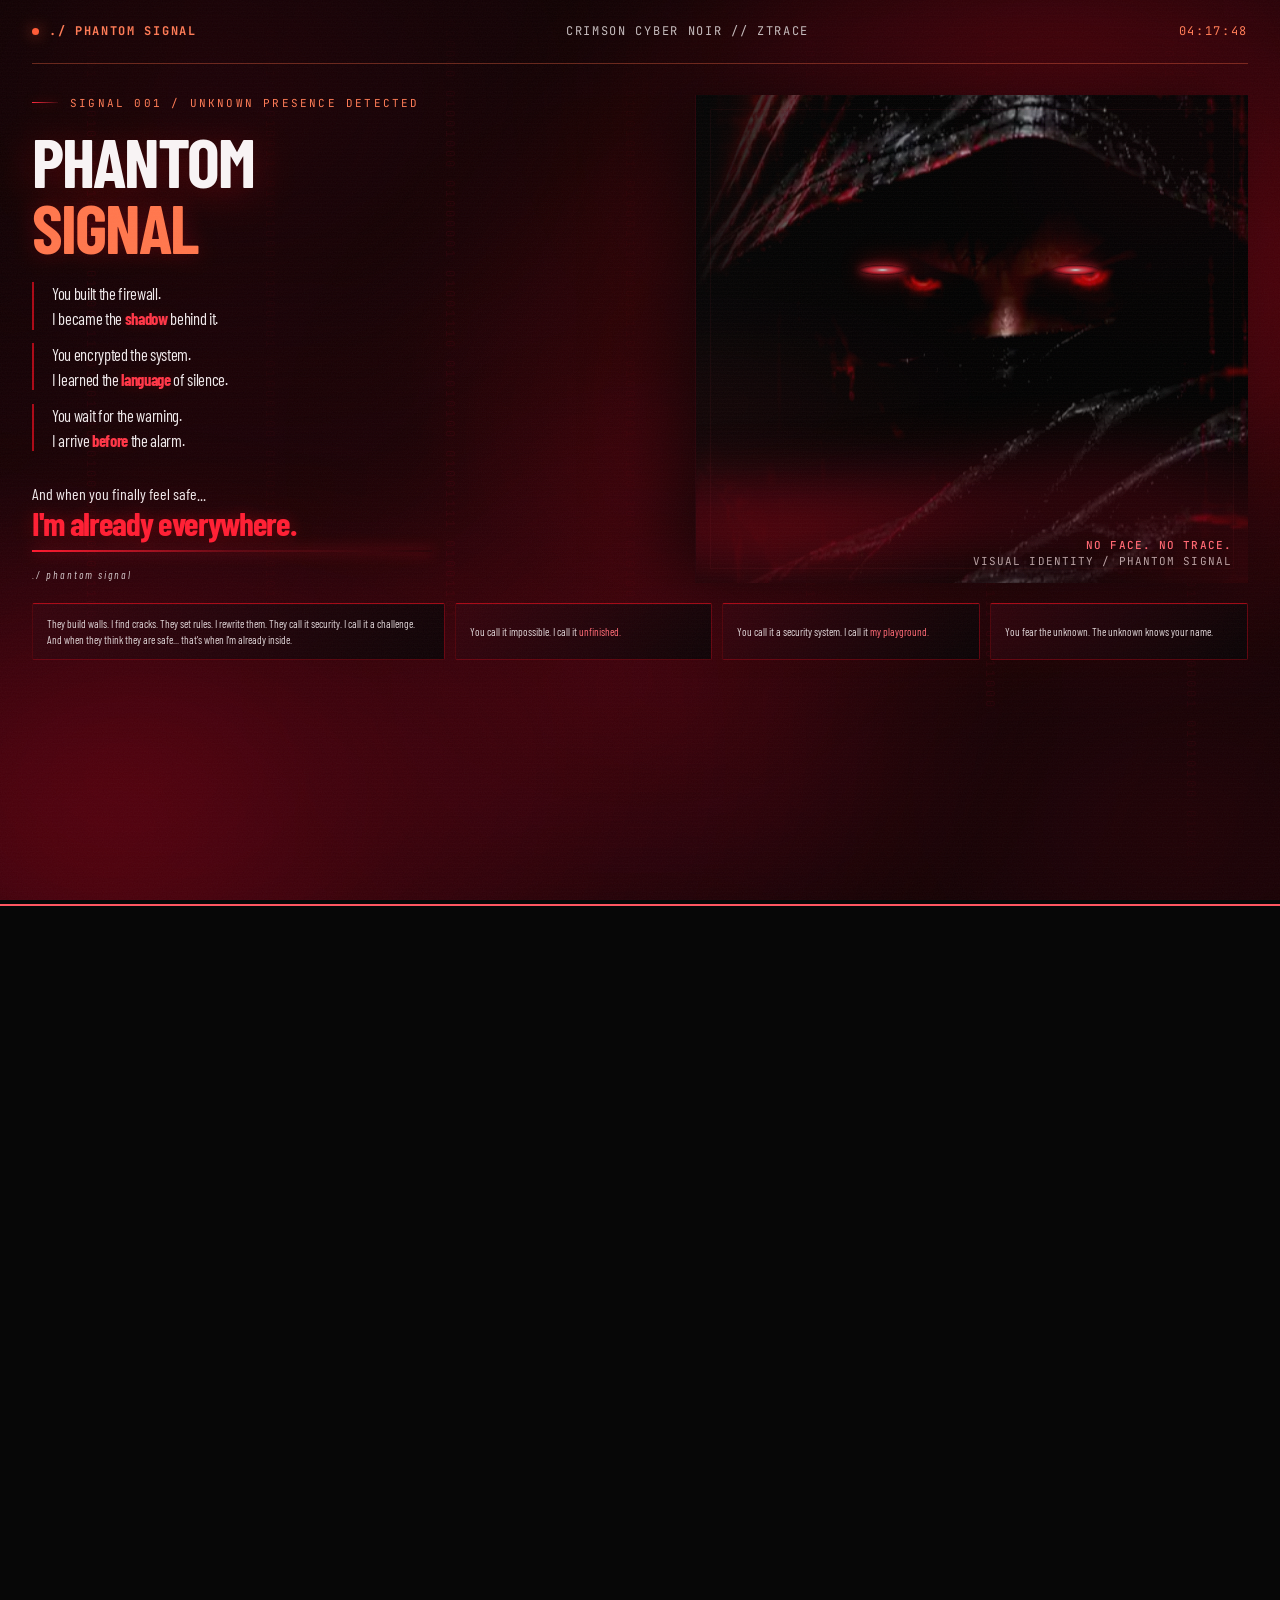
<file: index.html>
<!doctype html>
<html lang="en">
<head>
<meta charset="utf-8">
<script>
(() => {
  const root = document.documentElement;
  root.classList.add("intro-pending");
  const revealLegacyPage = () => {
    root.classList.remove("intro-pending");
    document.getElementById("phase2-gate")?.setAttribute("hidden", "");
    document.getElementById("page")?.removeAttribute("inert");
  };
  window.addEventListener("error", event => {
    if (event.target?.type === "module" || event.target === window) revealLegacyPage();
  }, true);
  window.addEventListener("unhandledrejection", revealLegacyPage, { once: true });
})();
</script>
<style id="intro-critical-visibility">
html.intro-pending #page { visibility: hidden !important; }
</style>
<noscript><style>.phase2-gate{display:none!important}html.intro-pending #page{visibility:visible!important}</style></noscript>
<meta name="viewport" content="width=device-width, initial-scale=1">
<meta name="theme-color" content="#030303">
<title>Md Saad | ZTRACE — Cybersecurity Learning Portfolio</title>
<meta name="description" content="Md Saad is a CSE student beginning a cybersecurity journey, learning Linux, networking, reconnaissance fundamentals, and ethical hacking responsibly.">
<meta name="robots" content="index, follow, max-image-preview:large">
<meta property="og:title" content="Md Saad | ZTRACE — Cybersecurity Learning Portfolio">
<meta property="og:description" content="A CSE student documenting cybersecurity foundations, responsible exploration, and honest learning progress.">
<meta property="og:type" content="website">
<meta property="og:url" content="https://ztrace054-x.github.io/my-portfolio/">
<meta property="og:image" content="https://ztrace054-x.github.io/my-portfolio/assets/og-image.jpg">
<meta property="og:site_name" content="ZTRACE | Md Saad">
<meta property="og:image:alt" content="Md Saad’s cybersecurity learning portfolio in cinematic red and black">
<meta name="twitter:card" content="summary_large_image">
<meta name="twitter:title" content="Md Saad | ZTRACE — Cybersecurity Learning Portfolio">
<meta name="twitter:description" content="Md Saad is a CSE student building cybersecurity foundations in Linux, networking, reconnaissance, and ethical hacking.">
<meta name="twitter:image" content="https://ztrace054-x.github.io/my-portfolio/assets/og-image.jpg">
<link rel="canonical" href="https://ztrace054-x.github.io/my-portfolio/">
<link rel="icon" type="image/svg+xml" href="./assets/favicon.svg">
<link rel="preload" href="./assets/fonts/space-grotesk-latin.woff2" as="font" type="font/woff2" crossorigin>
<link rel="preload" href="./assets/fonts/jetbrains-mono-latin.woff2" as="font" type="font/woff2" crossorigin>
<script type="module" src="./js/main.js?v=20261109.7"></script>
<link rel="stylesheet" href="./css/tokens.css?v=20261109.1"><link rel="stylesheet" href="./css/base.css?v=20261106.3"><link rel="stylesheet" href="./css/components.css?v=20261106.3"><link rel="stylesheet" href="./css/motion.css?v=20261106.3"><link rel="stylesheet" href="./css/style.css?v=20261106.3"><link rel="stylesheet" href="./css/intro.css?v=20261106.3"><link rel="stylesheet" href="./css/responsive.css?v=20261018.3"><link rel="stylesheet" href="./css/portfolio-refresh.css?v=20261106.3"><link rel="stylesheet" href="./css/design-system.css?v=20261018.3"><link rel="stylesheet" href="./css/phase-3.css?v=20261018.3"><link rel="stylesheet" href="./css/phase-4.css?v=20261106.3">
  
  <link rel="stylesheet" href="./css/motion-polish.css?v=20261018.5">
  <link rel="stylesheet" href="./css/dashboard-shell.css?v=20261106.3" media="print" data-workspace-styles><link rel="stylesheet" href="./css/phase-5.css?v=20261106.3"><link rel="stylesheet" href="./css/phase-6.css?v=20261106.3"><link rel="stylesheet" href="./css/premium-redesign.css?v=20261106.3"><meta name="color-scheme" content="dark"><script type="application/ld+json">
{
  "@context": "https://schema.org",
  "@type": "Person",
  "name": "Md Saad",
  "alternateName": "ZTRACE",
  "url": "https://ztrace054-x.github.io/my-portfolio/",
  "image": "https://ztrace054-x.github.io/my-portfolio/assets/saad-golden.jpg",
  "description": "Md Saad is a CSE student beginning a cybersecurity journey, developing foundations in Linux, computer networking, reconnaissance, and ethical hacking through responsible learning.",
  "knowsAbout": ["Computer science", "Linux fundamentals", "Computer networking", "Reconnaissance fundamentals", "Ethical hacking principles"],
  "sameAs": ["https://github.com/ztrace054-x", "https://tryhackme.com/p/mdsaad01755", "https://www.instagram.com/mdsaad01755/"]
}
</script>
  <link rel="stylesheet" href="./css/cyber-noir.css?v=20261105.2">
  <link rel="stylesheet" href="./css/phase-6-visual-unification.css?v=20261106.1">
  <link rel="stylesheet" href="./css/phantom-signal.css?v=20261109.1">
  <link rel="stylesheet" href="./css/workspace-shell.css?v=20261107.1" media="print" data-workspace-styles>
  <link rel="preconnect" href="https://fonts.googleapis.com">
  <link rel="preconnect" href="https://fonts.gstatic.com" crossorigin>
  <link href="https://fonts.googleapis.com/css2?family=Barlow+Condensed:wght@600;700;800;900&display=swap" rel="stylesheet" media="print" data-async-fonts>
  <noscript><link href="https://fonts.googleapis.com/css2?family=Barlow+Condensed:wght@600;700;800;900&display=swap" rel="stylesheet"></noscript>
  <link rel="stylesheet" href="./css/editorial-reference.css?v=20261109.6">
</head>
<body data-design="editorial-portfolio-v1">
<a class="skip-link" href="#main">Skip to content</a>
<div id="page">
  <header class="site-header" id="site-header">
    <div class="header-inner container">
      <a class="wordmark" href="#home" aria-label="ZTRACE by Md Saad, home">ZTRACE<span>.</span><small>MD SAAD</small></a>
      <nav class="desktop-nav" aria-label="Main navigation">
        <a href="#home" data-magnetic aria-current="location"><span class="nav-link-inner"><span class="nav-index">01</span> Home</span></a><a href="#about" data-magnetic><span class="nav-link-inner"><span class="nav-index">02</span> About</span></a><a href="#workbench" data-magnetic><span class="nav-link-inner"><span class="nav-index">03</span> Workbench</span></a><a href="#projects" data-magnetic><span class="nav-link-inner"><span class="nav-index">04</span> Projects</span></a><a href="#certificates" data-magnetic><span class="nav-link-inner"><span class="nav-index">05</span> Certificates</span></a><a href="#contact" data-magnetic><span class="nav-link-inner"><span class="nav-index">06</span> Contact</span></a>
      </nav>
      <a class="workspace-launch" id="workspace-launch" href="#/profile">Open workspace <span aria-hidden="true">↗</span></a>
      <div class="header-controls">
        <button class="motion-toggle" data-motion-toggle type="button" aria-pressed="true" aria-label="Turn animations off"><span class="motion-dot" aria-hidden="true"></span><span data-motion-label>Motion on</span></button><button class="menu-toggle" id="menu-toggle" type="button" aria-label="Open navigation" aria-controls="mobile-menu" aria-expanded="false"><span></span><span></span></button>
      </div>
    </div>
  </header>
  <main id="main" tabindex="-1">
    <noscript><style>.motion-toggle,.menu-toggle,.copy-button,.replay-link,.workspace-launch,.mobile-workspace-link,.app-back-link{display:none!important}</style>
    <nav class="container no-script-nav" aria-label="Section links">
      <a href="#home">Home</a><a href="#about">About</a><a href="#workbench">Workbench</a><a href="#projects">Projects</a><a href="#certificates">Certificates</a><a href="#contact">Contact</a><a href="#gallery">Gallery</a>
    </nav>
    </noscript>
    <section class="hero container editorial-hero" id="home" aria-labelledby="hero-title">
 <div class="hero-topline"><p class="eyebrow"><span class="status-dot"></span>01 / LEARNING IN PUBLIC</p><span class="micro">ZTRACE / CYBERSECURITY PORTFOLIO</span></div>
 <div class="hero-main editorial-hero-main">
  <div class="hero-copy">
   <p class="hero-greeting">HELLO, I'M</p>
   <h1 id="hero-title" class="hero-name" aria-label="MD SAAD."><span class="hero-name-first">MD</span><span class="hero-name-last">SAAD<span class="hero-name-period">.</span></span></h1>
   <p class="hero-role">CSE STUDENT <span aria-hidden="true">/</span> CYBERSECURITY BEGINNER</p>
   <p class="hero-description">I'm beginning my cybersecurity journey, building strong foundations in Linux, computer networking and reconnaissance—while keeping every exercise authorized and responsible.</p>
   <div class="hero-actions"><a class="button button-primary" href="#workbench"><span>Explore my workbench <svg class="arrow" aria-hidden="true" viewBox="0 0 24 24"><path d="M5 12h14m-6-6 6 6-6 6"></path></svg></span></a><a class="text-link" href="#about">Meet Saad <span aria-hidden="true">↗</span></a></div>
   <p class="course-credit">LEARNING / <strong>ETHICAL HACKING FOR BEGINNERS · BYTE CAPSULE</strong></p>
   <div class="hero-tags" aria-label="Current learning focus"><span>LINUX</span><span>NETWORKING</span><span>RECON</span><span>ETHICAL HACKING</span></div>
  </div>
  <div class="hero-visual editorial-portrait-stage">
   <span class="hero-backdrop-word" aria-hidden="true">PORTFOLIO</span>
   <figure class="hero-portrait"><img class="hero-portrait-image" src="./assets/saad-golden.jpg" alt="Profile portrait in warm evening light, wearing a dark jacket" width="864" height="1080" loading="eager" fetchpriority="high" decoding="async"></figure>
   <span class="hero-float-tag hero-float-tag--linux" aria-hidden="true">LINUX</span>
   <span class="hero-float-tag hero-float-tag--network" aria-hidden="true">NETWORKING</span>
   <span class="hero-float-tag hero-float-tag--recon" aria-hidden="true">RECON</span>
   <span class="hero-float-tag hero-float-tag--ethical" aria-hidden="true">ETHICAL HACKING</span>
   <div class="hero-portrait-caption" aria-hidden="true"><strong>MD SAAD / ZTRACE</strong><span>CYBERSECURITY BEGINNER</span></div>
  </div>
 </div>
 <div class="hero-hud"><div><span>FOCUS</span><strong>LINUX / NETWORKING / RECON</strong></div><div><span>LEVEL</span><strong>BEGINNER / LEARNING IN PUBLIC</strong></div><div><span>PRINCIPLE</span><strong>AUTHORIZED PRACTICE ONLY</strong></div><a href="#projects" class="scroll-cue" aria-label="Scroll to learning tracks">SEE WHAT I'M BUILDING <span aria-hidden="true">↓</span></a></div>
</section>
<section class="about section container" id="about" aria-labelledby="about-title">
 <div class="section-heading"><p class="eyebrow">02 / ABOUT ME</p><h2 class="section-title" id="about-title" data-reveal="heading">A curious mind.<br><span class="secondary-heading">A new direction.</span></h2><span class="section-code" aria-hidden="true">THE PERSON BEHIND THE SIGNAL</span></div>
 <div class="identity-grid"><figure class="identity-portrait" data-reveal="photo"><div class="identity-photo" data-identity-tilt><div class="photo-label micro" aria-hidden="true"><span>WHO AM I?</span><span>SUBJECT // MD SAAD</span></div><img src="./assets/saad-formal.jpg" alt="Formal portrait of Md Saad" width="810" height="1080" loading="lazy" decoding="async"><div class="photo-scan" aria-hidden="true"></div><div class="photo-brackets" aria-hidden="true"><i></i><i></i><i></i><i></i></div><div class="photo-stamp micro" aria-hidden="true"><span>IDENTITY VERIFIED</span><small>PORTRAIT / VISUAL LABEL</small></div></div><figcaption><span>A face behind the curiosity.</span><span>HANDLE // ZTRACE054-X</span></figcaption></figure>
 <div class="identity-content"><p class="identity-intro" data-reveal="block">I'm Md Saad.<br><span>And this is where my cybersecurity journey begins.</span></p><div class="profile-card terminal-card" id="identity-terminal" data-cursor="terminal" role="region" aria-label="Terminal-style learning profile">
            <div class="profile-bar"><span class="profile-dots" aria-hidden="true"><i></i><i></i><i></i></span><span>saad@ztrace:~</span></div>
            <div class="profile-body">
              <p class="profile-cmd"><span class="prompt" aria-hidden="true">$</span> <span class="sr-only">whoami</span><span aria-hidden="true" data-type-command="whoami">whoami</span></p><p class="profile-out" data-terminal-output="0">md-saad: cse student / cybersecurity beginner</p>
              <p class="profile-cmd"><span class="prompt" aria-hidden="true">$</span> <span class="sr-only">cat status.txt</span><span aria-hidden="true" data-type-command="cat status.txt">cat status.txt</span></p><dl class="profile-status" data-terminal-output="1">
                <div><dt>education</dt><dd>CSE student</dd></div>
                <div><dt>level</dt><dd>cybersecurity beginner</dd></div>
                <div><dt>focus</dt><dd>Linux / networking / recon</dd></div>
                <div><dt>principle</dt><dd>authorized practice only</dd></div>
              </dl>
              <p class="profile-cmd"><span class="prompt" aria-hidden="true">$</span> <span class="sr-only">ls ./connect</span><span aria-hidden="true" data-type-command="ls ./connect">ls ./connect</span></p><ul class="profile-links" data-terminal-output="2">
                <li><a href="https://github.com/ztrace054-x" target="_blank" rel="noopener noreferrer">github <span aria-hidden="true">↗</span><span class="sr-only"> (opens in a new tab)</span></a></li>
                <li><a href="https://tryhackme.com/p/mdsaad01755" target="_blank" rel="noopener noreferrer">tryhackme <span aria-hidden="true">↗</span><span class="sr-only"> (opens in a new tab)</span></a></li>
                <li><a href="https://zt.zerodaytest.com/dashboard/profile" target="_blank" rel="noopener noreferrer">zeroday <span aria-hidden="true">↗</span><span class="sr-only"> (opens in a new tab)</span></a></li>
                <li><a href="https://www.instagram.com/mdsaad01755/" target="_blank" rel="noopener noreferrer">instagram <span aria-hidden="true">↗</span><span class="sr-only"> (opens in a new tab)</span></a></li>
                <li><a href="mailto:ztrace054@gmail.com">email <span aria-hidden="true">↗</span></a></li>
              </ul>
            </div>
          </div>
        </div></div>
 <div class="about-narrative"><p data-reveal="block">I'm Md Saad, a CSE student beginning my journey into cybersecurity. I'm currently developing my understanding of ethical hacking through structured learning and practical exploration.</p><p data-reveal="block">My interests include Linux, computer networking and reconnaissance fundamentals. I believe cybersecurity requires curiosity, discipline and responsibility. My goal is to keep learning, practice only in authorized environments and document my progress honestly.</p><div class="about-ethic" data-reveal="block"><span class="small-label">MY APPROACH</span><strong>Stay curious.<br>Practice responsibly. Document honestly.</strong><span class="small-label">CURRENT LEVEL / BEGINNER LEARNER</span></div></div>
 <p class="about-statement" data-reveal="heading">Cybersecurity begins with curiosity.<br><span class="secondary-heading">Trust is built through responsible practice.</span></p>
</section><section class="journey section" id="journey" aria-labelledby="journey-title">
      <div class="container">
        <div class="section-heading">
          <p class="eyebrow">03 / THE LEARNING PATH</p><h2 class="section-title" id="journey-title" data-reveal="heading">Foundations first. Possibilities ahead.</h2><span class="section-code" aria-hidden="true">PROGRESSION / 003</span>
        </div>
        <p class="section-intro" data-reveal="block">What I'm exploring now, what I want to try next,<br class="desktop-break"> and the direction I'm working toward.</p><a class="journey-skip text-link" href="#workbench">Skip to the workbench <span aria-hidden="true">↓</span></a>
        <div class="journey-route micro" aria-label="Learning roadmap"><span>START</span><span>LINUX</span><span>NETWORKING</span><span>RECON</span><span>ETHICAL HACKING</span><span>NEXT ↗</span></div><div class="journey-stage">
          <div class="journey-stage-label"><span>THE ROAD AHEAD</span><span>A learning roadmap, one step at a time.</span></div>
          <div class="journey-timeline" data-journey-timeline aria-label="Learning roadmap timeline">
          <div class="journey-track" aria-hidden="true"><span data-journey-progress></span></div>
          <div class="phase-grid">
            <article class="phase-card" data-phase="0"><span class="phase-number" aria-hidden="true">01</span><div class="phase-body"><p class="phase-status phase-status--progress"><span class="status-dot" aria-hidden="true"></span>In progress</p><h3>Foundations.</h3><p>Understanding the essentials before moving further.</p><ul><li>Ethical hacking fundamentals</li><li>Networking basics</li><li>Linux fundamentals</li><li>Reconnaissance concepts</li></ul><span class="phase-note">Building the essentials</span></div></article>
            <article class="phase-card" data-phase="1"><span class="phase-number" aria-hidden="true">02</span><div class="phase-body"><p class="phase-status phase-status--planned"><span class="status-dot" aria-hidden="true"></span>Planned</p><h3>Practice.</h3><p>Turning future understanding into responsible exploration.</p><ul><li>Authorized security labs</li><li>Beginner CTF challenges</li><li>Responsible bug hunting practice</li><li>Future certification goals</li></ul><span class="phase-note">Authorized practice only</span></div></article>
            <article class="phase-card" data-phase="2"><span class="phase-number" aria-hidden="true">03</span><div class="phase-body"><p class="phase-status phase-status--long-term"><span class="status-dot" aria-hidden="true"></span>Long-term</p><h3>Direction.</h3><p>Grow toward a professional cybersecurity career through consistent learning and responsible practice.</p><p class="phase-aspiration">Stay curious.<br>Build with intention.<br>Keep learning.</p><span class="phase-note">Professional direction</span></div></article>
          </div>
          </div>
        </div>
        <div class="journey-commitment" data-reveal="block"><span class="small-label">THE RULE THAT DOESN'T CHANGE</span><p>Every exercise starts with permission, a clearly defined scope, and a learning objective. I only practise in environments where I am explicitly authorized.</p><strong>AUTHORIZED PRACTICE ONLY.</strong></div>
      </div>
    </section>
    <section class="workbench section" id="workbench" aria-labelledby="workbench-title">
 <div class="container">
  <div class="section-heading"><p class="eyebrow">04 / THE WORKBENCH</p><h2 class="section-title" id="workbench-title" data-reveal="heading">Tools I'm learning.<br><span class="secondary-heading">Foundations first.</span></h2><span class="section-code" aria-hidden="true">BEGINNER EXPLORATION / 004</span></div>
  <p class="section-intro" data-reveal="block">A practical look at the tools I'm getting familiar with. Every one of them is still part of my learning process.</p>
  <div class="tool-grid editorial-tool-grid" aria-label="Cybersecurity tools in beginner exploration">
   <article class="tool-card" tabindex="0" role="group" aria-label="Kali Linux, beginner exploration"><div class="tool-card-top"><span class="tool-card-index">TOOL / 01</span><span class="tool-card-symbol" aria-hidden="true">K</span></div><h3>Kali Linux</h3><p>Learning environment</p><span class="tool-exploration">Beginner exploration</span></article>
   <article class="tool-card" tabindex="0" role="group" aria-label="Nmap, beginner exploration"><div class="tool-card-top"><span class="tool-card-index">TOOL / 02</span><span class="tool-card-symbol" aria-hidden="true">N</span></div><h3>Nmap</h3><p>Network discovery basics</p><span class="tool-exploration">Beginner exploration</span></article>
   <article class="tool-card" tabindex="0" role="group" aria-label="Wireshark, beginner exploration"><div class="tool-card-top"><span class="tool-card-index">TOOL / 03</span><span class="tool-card-symbol" aria-hidden="true">W</span></div><h3>Wireshark</h3><p>Packet and protocol concepts</p><span class="tool-exploration">Beginner exploration</span></article>
   <article class="tool-card" tabindex="0" role="group" aria-label="Burp Suite, beginner exploration"><div class="tool-card-top"><span class="tool-card-index">TOOL / 04</span><span class="tool-card-symbol" aria-hidden="true">B</span></div><h3>Burp Suite</h3><p>Web request concepts</p><span class="tool-exploration">Beginner exploration</span></article>
  </div>
  <div class="workbench-note" data-reveal="block"><span class="small-label">LEARNING STATUS</span><p>All four tools are at beginner-exploration level. Familiarity is not the same as professional experience.</p><a class="text-link" href="#/skill-progress">Open skill progress <span aria-hidden="true">↗</span></a></div>
 </div>
</section>
<section class="projects section" id="projects" aria-labelledby="projects-title">
 <div class="container">
  <div class="section-heading"><p class="eyebrow">05 / LEARNING TRACKS</p><h2 class="section-title" id="projects-title" data-reveal="heading">Work in progress.<br><span class="secondary-heading">One step at a time.</span></h2><span class="section-code" aria-hidden="true">PLANNED / ACTIVE LEARNING</span></div>
  <p class="section-intro" data-reveal="block">These are learning tracks and planned work—not completed professional projects or claims of practical security experience.</p>
  <div class="project-track-grid">
   <article class="workbench-card" data-reveal="block"><div class="workbench-card-top"><span class="workbench-index">TRACK / 01</span><span class="workbench-status is-active"><i aria-hidden="true"></i> IN PROGRESS</span></div><div class="workbench-glyph" aria-hidden="true"><span>01</span></div><h3>Recon foundations</h3><p>Learning how scope, DNS, HTTP and discovery concepts fit together before any security test begins.</p><ul class="workbench-tags"><li class="tag-blue">DNS</li><li class="tag-yellow">HTTP</li><li class="tag-green">SCOPE</li></ul><div class="workbench-card-foot"><span>LEARNING TRACK</span><span>01 / 03</span></div></article>
   <article class="workbench-card" data-reveal="block"><div class="workbench-card-top"><span class="workbench-index">TRACK / 02</span><span class="workbench-status is-building"><i aria-hidden="true"></i> BUILDING</span></div><div class="workbench-glyph" aria-hidden="true"><span>02</span></div><h3>Linux &amp; networking</h3><p>Strengthening command-line habits and learning how addresses, ports and packets fit together.</p><ul class="workbench-tags"><li class="tag-orange">CLI</li><li class="tag-blue">TCP/IP</li><li class="tag-yellow">PACKETS</li></ul><div class="workbench-card-foot"><span>FOUNDATIONS</span><span>02 / 03</span></div></article>
   <article class="workbench-card" data-reveal="block"><div class="workbench-card-top"><span class="workbench-index">TRACK / 03</span><span class="workbench-status is-planned"><i aria-hidden="true"></i> PLANNED</span></div><div class="workbench-glyph" aria-hidden="true"><span>03</span></div><h3>Authorized lab journal</h3><p>A planned place to record lab objectives, permitted scope, observations and lessons from each exercise.</p><ul class="workbench-tags"><li class="tag-green">LAB NOTES</li><li class="tag-orange">ETHICS</li><li class="tag-blue">LESSONS</li></ul><div class="workbench-card-foot"><span>FUTURE NOTES</span><span>03 / 03</span></div></article>
  </div>
  <div class="workbench-note" data-reveal="block"><span class="small-label">EVIDENCE FIRST</span><p>I'll present projects as completed only when there is real implementation and evidence to show.</p><a class="text-link" href="#/projects">View project record <span aria-hidden="true">↗</span></a></div>
 </div>
</section>
<section class="certificates section" id="certificates" aria-labelledby="certificates-title">
 <div class="container">
  <div class="certificate-goals-banner" role="note" data-reveal="block"><span class="certificate-banner-mark" aria-hidden="true">!</span><div><strong>These are future goals, not yet earned — InshaAllah.</strong><p>The four professional certifications below are future goals. The Byte Capsule course-completion certificate is a separate learning milestone.</p></div></div>

 <div class="section-heading"><p class="eyebrow">06 / CREDENTIALS</p><h2 class="section-title" id="certificates-title" data-reveal="heading">Proof of learning.<br><span class="secondary-heading">Goals still ahead.</span></h2><span class="section-code" aria-hidden="true">EARNED / PLANNED</span></div>

  <div class="certificate-goal-grid">
   <article class="certificate-goal-card" data-reveal="block"><span class="goal-number">01</span><span class="goal-status">Future goal — not yet earned</span><h3>Junior Penetration Tester Certificate</h3><!-- When a real certificate is earned: replace this button with a working <a href="path/to/certificate.pdf" download> link, and remove the disabled/aria-disabled attribute and the "Coming soon" label. --><button type="button" class="certificate-coming-soon" aria-disabled="true" tabindex="0"><span>Download certificate</span><strong>Coming soon</strong></button></article>
   <article class="certificate-goal-card" data-reveal="block"><span class="goal-number">02</span><span class="goal-status">Future goal — not yet earned</span><h3>OSCP</h3><!-- When a real certificate is earned: replace this button with a working <a href="path/to/certificate.pdf" download> link, and remove the disabled/aria-disabled attribute and the "Coming soon" label. --><button type="button" class="certificate-coming-soon" aria-disabled="true" tabindex="0"><span>Download certificate</span><strong>Coming soon</strong></button></article>
   <article class="certificate-goal-card" data-reveal="block"><span class="goal-number">03</span><span class="goal-status">Future goal — not yet earned</span><h3>Senior Penetration Tester Certificate</h3><!-- When a real certificate is earned: replace this button with a working <a href="path/to/certificate.pdf" download> link, and remove the disabled/aria-disabled attribute and the "Coming soon" label. --><button type="button" class="certificate-coming-soon" aria-disabled="true" tabindex="0"><span>Download certificate</span><strong>Coming soon</strong></button></article>
   <article class="certificate-goal-card" data-reveal="block"><span class="goal-number">04</span><span class="goal-status">Future goal — not yet earned</span><h3>CEH (Certified Ethical Hacker)</h3><!-- When a real certificate is earned: replace this button with a working <a href="path/to/certificate.pdf" download> link, and remove the disabled/aria-disabled attribute and the "Coming soon" label. --><button type="button" class="certificate-coming-soon" aria-disabled="true" tabindex="0"><span>Download certificate</span><strong>Coming soon</strong></button></article>
  </div>
  <article class="earned-certificate-card" data-reveal="block">
   <div class="earned-certificate-copy"><p class="small-label">DOCUMENTED LEARNING MILESTONE</p><span class="earned-status">EARNED / COURSE COMPLETION</span><h3>Ethical Hacking for Beginners</h3><p>Byte Capsule · 100 Days Challenge Live Online Training Program</p><dl><div><dt>Awarded</dt><dd><time datetime="2026-11-01">November 01, 2026</time></dd></div><div><dt>Certificate ID</dt><dd>7482ZWKQ</dd></div></dl><div class="certificate-actions"><a href="./assets/certificates/Md_Saad_Certificate.png" target="_blank" rel="noopener noreferrer">View original certificate ↗</a><a href="https://bytecapsuleit.com/verify-certificate" target="_blank" rel="noopener noreferrer">Verify with issuer ↗</a></div><p class="certificate-note">This is a course-completion certificate, not a professional penetration-testing certification.</p></div>
   <figure class="earned-certificate-preview"><img src="./assets/certificates/Md_Saad_Certificate.png" alt="Byte Capsule Certificate of Completion for Ethical Hacking for Beginners, awarded to Md Saad" width="1123" height="794" loading="lazy" decoding="async"></figure>
  </article>

 </div>
</section>
    <section class="gallery section container" id="gallery" aria-labelledby="gallery-title">
      <div class="section-heading">
        <p class="eyebrow">07 / BEYOND THE SCREEN</p><h2 class="section-title" id="gallery-title" data-reveal="heading">The person behind the journey.</h2><span class="section-code" aria-hidden="true">PERSONAL FRAMES / 005</span>
      </div>
      <p class="section-intro" data-reveal="block">A few personal frames. Another way to meet the person<br class="desktop-break"> behind the learning.</p>
      <div class="gallery-grid">
        <article class="gallery-card gallery-first">
          <button class="gallery-trigger" type="button" data-gallery-item="0" data-cursor="view" aria-label="View photo: A different perspective">
          <div class="gallery-tilt" data-tilt><div class="gallery-reveal" data-reveal="photo"><div class="gallery-image-parallax" data-parallax="gallery"><img src="./assets/saad-dark.jpg" alt="Black-and-white portrait wearing sunglasses and a dark shirt" width="810" height="1080" loading="lazy" decoding="async"></div><span class="photo-number" aria-hidden="true">01</span><span class="view-photo">View photo <span aria-hidden="true">↗</span></span></div></div>
          </button>
          <div class="gallery-caption" data-reveal="block"><div class="gallery-category"><span>PERSONAL PORTRAIT</span><span>PHOTO</span></div><h3>A different perspective</h3><p>A portrait from outside the screen.</p></div>
        </article>
        <article class="gallery-card gallery-second">
          <button class="gallery-trigger" type="button" data-gallery-item="1" data-cursor="view" aria-label="View photo: Another perspective">
          <div class="gallery-tilt" data-tilt><div class="gallery-reveal" data-reveal="photo"><div class="gallery-image-parallax" data-parallax="gallery"><img src="./assets/saad-formal.jpg" alt="Formal black-and-white portrait" width="810" height="1080" loading="lazy" decoding="async"></div><span class="photo-number" aria-hidden="true">02</span><span class="view-photo">View photo <span aria-hidden="true">↗</span></span></div></div>
          </button>
          <div class="gallery-caption" data-reveal="block"><div class="gallery-category"><span>PERSONAL PORTRAIT</span><span>PHOTO</span></div><h3>Another perspective</h3><p>A more formal frame in the same personal story.</p></div>
        </article>
        </div>
    </section>
    <section class="contact section" id="contact" aria-labelledby="contact-title">
      <div class="container contact-grid">
        <div class="contact-copy">
          <p class="eyebrow">08 / OPEN A CONNECTION</p><h2 class="section-title" id="contact-title" data-reveal="heading">Let's exchange ideas.</h2><p class="section-intro" data-reveal="block">Want to talk about cybersecurity, technology, or learning? A simple hello is a good place to start.</p>
        </div>
        <div class="contact-panel" id="contact-panel" data-reveal="block" data-cursor="terminal">
          <div class="terminal-command"><span aria-hidden="true">&gt;</span> contact --email<span class="command-index" aria-hidden="true">01</span></div>
          <div class="email-row">
            <a class="email-address" id="email-link" href="mailto:ztrace054@gmail.com"><span class="sr-only">ztrace054@gmail.com</span><span class="email-display" aria-hidden="true"><span id="email-text">ztrace054@gmail.com</span><span class="terminal-cursor"></span></span></a><button class="copy-button" id="copy-email" type="button" aria-label="Copy email address"><svg viewBox="0 0 24 24" aria-hidden="true"><rect x="8" y="8" width="11" height="12" rx="2"></rect><path d="M15 8V5a2 2 0 0 0-2-2H5a2 2 0 0 0-2 2v8a2 2 0 0 0 2 2h3"></path></svg><span>Copy</span></button>
          </div>
          <p class="copy-feedback" id="copy-feedback" role="status" aria-live="polite" aria-atomic="true"></p>
          <div class="contact-actions">
            <a class="button button-outline" href="mailto:ztrace054@gmail.com" data-magnetic><span>Send email <span aria-hidden="true">↗</span></span></a><a class="text-link" href="https://github.com/ztrace054-x" target="_blank" rel="noopener noreferrer">GitHub <span aria-hidden="true">↗</span><span class="sr-only"> (opens in a new tab)</span></a>
          </div>
          <span class="contact-caption">A conversation starts with curiosity.</span>
        </div>
      </div>
    </section>
  </main>
  <footer class="site-footer container">
    <span class="footer-credit"><span aria-hidden="true">&gt;</span> Personal goal / Building connections</span>
    <span>© <span id="year">2026</span> Md Saad / ZTRACE</span>
    <nav class="footer-links" aria-label="Footer links">
      <a class="footer-social-link" href="https://github.com/ztrace054-x" target="_blank" rel="noopener noreferrer" aria-label="GitHub profile">
        <svg viewBox="0 0 24 24" aria-hidden="true" focusable="false"><path fill="currentColor" d="M12 .9a11.1 11.1 0 0 0-3.5 21.6c.55.1.75-.24.75-.53v-2.06c-3.04.66-3.68-1.29-3.68-1.29-.5-1.26-1.22-1.6-1.22-1.6-.99-.68.08-.67.08-.67 1.1.08 1.68 1.13 1.68 1.13.97 1.66 2.55 1.18 3.17.9.1-.7.38-1.18.69-1.45-2.43-.28-4.98-1.22-4.98-5.42 0-1.2.43-2.18 1.13-2.95-.12-.28-.49-1.4.11-2.91 0 0 .92-.3 3.02 1.13a10.5 10.5 0 0 1 5.5 0c2.1-1.42 3.01-1.13 3.01-1.13.6 1.51.23 2.63.12 2.91.7.77 1.12 1.75 1.12 2.95 0 4.21-2.55 5.13-4.99 5.4.39.34.73 1 .73 2.02v3.02c0 .29.2.64.76.53A11.1 11.1 0 0 0 12 .9Z"/></svg><span>GitHub</span><span aria-hidden="true">↗</span>
      </a>
      <a class="footer-social-link" href="https://www.instagram.com/mdsaad01755/" target="_blank" rel="noopener noreferrer" aria-label="Instagram profile">
        <svg viewBox="0 0 24 24" aria-hidden="true" focusable="false"><rect x="3" y="3" width="18" height="18" rx="5" fill="none" stroke="currentColor" stroke-width="1.6"/><circle cx="12" cy="12" r="4" fill="none" stroke="currentColor" stroke-width="1.6"/><circle cx="17.5" cy="6.5" r="1" fill="currentColor"/></svg><span>Instagram</span><span aria-hidden="true">↗</span>
      </a>
      <a class="footer-social-link" href="mailto:ztrace054@gmail.com" aria-label="Email Saad">
        <svg viewBox="0 0 24 24" aria-hidden="true" focusable="false"><rect x="3" y="5" width="18" height="14" rx="2" fill="none" stroke="currentColor" stroke-width="1.6"/><path d="m4 7 8 6 8-6" fill="none" stroke="currentColor" stroke-width="1.6" stroke-linecap="round" stroke-linejoin="round"/></svg><span>Email</span>
      </a>
      <a href="#gallery">Gallery</a><a href="#home">Back to top ↑</a>
    </nav>
    <a class="replay-link text-link" href="?intro=1">Replay intro <span aria-hidden="true">↻</span></a>
  </footer>
</div>
<div id="app-shell" class="app-shell hud-body" data-app-shell hidden>
  <button class="app-sidebar-backdrop" type="button" data-sidebar-backdrop hidden aria-label="Close navigation drawer"></button>
  <aside id="app-sidebar" class="app-sidebar" data-app-sidebar aria-label="ZTRACE workspace sidebar">
    <div class="app-sidebar__brand-row">
      <a class="app-brand" href="#/profile" aria-label="ZTRACE ZTRACE profile">
        <span class="app-brand__mark" aria-hidden="true"><svg viewBox="0 0 40 40" fill="none"><path d="M20 3.5 34 11.5v17L20 36.5 6 28.5v-17L20 3.5Z" stroke="currentColor" stroke-width="1.4"/><path d="M11 15.2c2.7-3 5.7-4.5 9-4.5s6.3 1.5 9 4.5c-2.7 3-5.7 4.5-9 4.5s-6.3-1.5-9-4.5Z" stroke="currentColor" stroke-width="1.2"/><circle cx="20" cy="15.2" r="2.4" fill="currentColor"/><path d="m14 25 4 4 8-8" stroke="currentColor" stroke-width="1.4" stroke-linecap="square"/></svg></span>
        <span class="app-brand__word">ZTRACE<span>.ztrace</span></span>
      </a>
      <button class="app-icon-button app-collapse-button" type="button" data-sidebar-collapse aria-label="Collapse sidebar" aria-expanded="true" title="Collapse sidebar">
        <svg viewBox="0 0 24 24" aria-hidden="true"><rect x="3.5" y="4" width="17" height="16" rx="1.5"/><path d="M9 4v16m7-11-3 3 3 3"/></svg>
      </button>
    </div>
    <a class="app-back-link" href="./" aria-label="Return to the main portfolio page">← Back to portfolio</a>
    <div class="app-sidebar__section-label"><span>MENU</span><span class="app-sidebar__section-line"></span></div>
    <nav class="app-nav" aria-label="Workspace views">
      <a class="app-nav-link" href="#/profile" data-nav-item data-route="profile" aria-label="Profile" title="Profile">
        <svg viewBox="0 0 24 24" aria-hidden="true"><circle cx="12" cy="8" r="3.5"/><path d="M5 20c.6-3.6 3-5.5 7-5.5s6.4 1.9 7 5.5"/></svg><span class="app-nav-label">Profile</span><span class="app-nav-arrow" aria-hidden="true">↗</span>
      </a>
      <a class="app-nav-link" href="#/dashboard" data-nav-item data-route="dashboard" aria-label="Dashboard" title="Dashboard">
        <svg viewBox="0 0 24 24" aria-hidden="true"><rect x="3.5" y="3.5" width="7" height="7" rx="1"/><rect x="13.5" y="3.5" width="7" height="7" rx="1"/><rect x="3.5" y="13.5" width="7" height="7" rx="1"/><rect x="13.5" y="13.5" width="7" height="7" rx="1"/></svg><span class="app-nav-label">Dashboard</span><span class="app-nav-arrow" aria-hidden="true">↗</span>
      </a>
      <a class="app-nav-link" href="#/certificates" data-nav-item data-route="certificates" aria-label="Certificates" title="Certificates">
        <svg viewBox="0 0 24 24" aria-hidden="true"><circle cx="12" cy="9" r="6"/><path d="m8.5 14-1 7 4.5-2.5 4.5 2.5-1-7M9.5 9l1.7 1.7L14.5 7.5"/></svg><span class="app-nav-label">Certificates</span><span class="app-nav-arrow" aria-hidden="true">↗</span>
      </a>
      <a class="app-nav-link" href="#/projects" data-nav-item data-route="projects" aria-label="Projects" title="Projects">
        <svg viewBox="0 0 24 24" aria-hidden="true"><path d="M3.5 7.5h6l2 2h9v9.5H3.5z"/><path d="M3.5 7.5V5h7l2 2h7"/></svg><span class="app-nav-label">Projects</span><span class="app-nav-arrow" aria-hidden="true">↗</span>
      </a>
      <a class="app-nav-link" href="#/attack-surface" data-nav-item data-route="attack-surface" aria-label="Attack Surface" title="Attack Surface">
        <svg viewBox="0 0 24 24" aria-hidden="true"><circle cx="12" cy="12" r="8.5"/><circle cx="12" cy="12" r="4.5"/><path d="M12 3.5v17M3.5 12h17M12 12l6-6"/></svg><span class="app-nav-label">Attack Surface</span><span class="app-nav-arrow" aria-hidden="true">↗</span>
      </a>
      <a class="app-nav-link" href="#/skill-progress" data-nav-item data-route="skill-progress" aria-label="Skill Progress" title="Skill Progress">
        <svg viewBox="0 0 24 24" aria-hidden="true"><path d="M4 20V12m5 8V7m5 13V10m5 10V4M2.5 20.5h19"/></svg><span class="app-nav-label">Skill Progress</span><span class="app-nav-arrow" aria-hidden="true">↗</span>
      </a>
      <a class="app-nav-link" href="#/learning-path" data-nav-item data-route="learning-path" aria-label="Learning Path" title="Learning Path">
        <svg viewBox="0 0 24 24" aria-hidden="true"><circle cx="5" cy="6" r="2"/><circle cx="19" cy="18" r="2"/><circle cx="15" cy="5" r="2"/><path d="M7 6h3a5 5 0 0 1 5 5v5m0 0h2"/></svg><span class="app-nav-label">Learning Path</span><span class="app-nav-arrow" aria-hidden="true">↗</span>
      </a>
      <a class="app-nav-link" href="#/write-ups" data-nav-item data-route="write-ups" aria-label="Write-ups" title="Write-ups">
        <svg viewBox="0 0 24 24" aria-hidden="true"><path d="M6 3.5h8l4 4v13H6z"/><path d="M14 3.5v4h4M9 12h6m-6 3.5h6"/></svg><span class="app-nav-label">Write-ups</span><span class="app-nav-arrow" aria-hidden="true">↗</span>
      </a>
      <a class="app-nav-link" href="#/automation" data-nav-item data-route="automation" aria-label="Automation" title="Automation">
        <svg viewBox="0 0 24 24" aria-hidden="true"><rect x="3.5" y="4" width="6" height="5" rx="1"/><rect x="14.5" y="15" width="6" height="5" rx="1"/><path d="M9.5 6.5h3a3 3 0 0 1 3 3V15M12.5 12l3 3 3-3"/></svg><span class="app-nav-label">Automation</span><span class="app-nav-arrow" aria-hidden="true">↗</span>
      </a>
      <a class="app-nav-link" href="#/gallery" data-nav-item data-route="gallery" aria-label="Gallery" title="Gallery">
        <svg viewBox="0 0 24 24" aria-hidden="true"><rect x="3" y="4" width="18" height="16" rx="1.5"/><circle cx="8.5" cy="9" r="1.5"/><path d="m4 17 5-5 3 3 3.5-4 4.5 5"/></svg><span class="app-nav-label">Gallery</span><span class="app-nav-arrow" aria-hidden="true">↗</span>
      </a>
      <a class="app-nav-link" href="#/contact" data-nav-item data-route="contact" aria-label="Contact" title="Contact">
        <svg viewBox="0 0 24 24" aria-hidden="true"><rect x="3" y="5" width="18" height="14" rx="1.5"/><path d="m4 7 8 6 8-6"/></svg><span class="app-nav-label">Contact</span><span class="app-nav-arrow" aria-hidden="true">↗</span>
      </a>
      <p class="app-nav-empty" data-nav-empty hidden>No matching menu items.</p>
    </nav>
    <div class="app-sidebar__bottom">
      <button class="app-nav-link app-nav-action" type="button" data-panel-open="notifications" aria-label="Open workspace notes">
        <svg viewBox="0 0 24 24" aria-hidden="true"><path d="M5 4.5h14v15H5zM8 8h8M8 12h8M8 16h5"/></svg><span class="app-nav-label">Workspace notes</span>
      </button>
      <button class="app-nav-link app-nav-action" type="button" data-panel-open="settings" aria-label="Open settings" title="Settings">
        <svg viewBox="0 0 24 24" aria-hidden="true"><path d="M4 6h16M4 12h16M4 18h16"/><circle cx="9" cy="6" r="2" fill="#03090b"/><circle cx="15" cy="12" r="2" fill="#03090b"/><circle cx="7" cy="18" r="2" fill="#03090b"/></svg><span class="app-nav-label">Settings</span><span class="app-nav-arrow" aria-hidden="true">↗</span>
      </button>
      <div class="app-sidebar__foot"><span class="status-dot" aria-hidden="true"></span><span class="app-nav-label">LEARNING MODE / LOCAL</span></div>
    </div>
  </aside>

  <div class="app-main">
    <header class="app-topbar">
      <div class="app-topbar__identity">
        <button class="app-icon-button app-mobile-menu" type="button" data-sidebar-toggle aria-label="Open navigation" aria-controls="app-sidebar" aria-expanded="false" title="Open navigation">
          <svg viewBox="0 0 24 24" aria-hidden="true"><path d="M4 6h16M4 12h16M4 18h16"/></svg>
        </button>
        <div class="app-title-stack"><p class="app-topbar-eyebrow">ZTRACE WORKSPACE / LOCAL</p><p class="app-current-view" data-view-title>Profile</p></div>
        <div class="app-period" aria-label="Learning to date, display only"><span>LEARNING TO DATE</span><strong>Learning in public</strong><svg viewBox="0 0 24 24" aria-hidden="true"><path d="m7 10 5 5 5-5"/></svg></div>
      </div>
      <label class="app-search" aria-label="Search workspace navigation">
        <svg viewBox="0 0 24 24" aria-hidden="true"><circle cx="10.8" cy="10.8" r="6.5"/><path d="m16 16 4.5 4.5"/></svg>
        <input type="search" data-nav-search placeholder="Search menu..." autocomplete="off" spellcheck="false">
        <kbd>⌕</kbd>
      </label>
      <div class="app-topbar__actions">
        <button class="app-icon-button app-topbar-bell" type="button" data-panel-open="notifications" aria-label="Open workspace notes" title="Workspace notes">
          <svg viewBox="0 0 24 24" aria-hidden="true"><path d="M5 4.5h14v15H5zM8 8h8M8 12h8M8 16h5"/></svg>
        </button>
        <button class="app-motion-toggle" type="button" data-shell-motion-toggle aria-pressed="true" aria-label="Turn motion off"><span class="app-motion-dot" aria-hidden="true"></span><span data-shell-motion-label>MOTION ON</span></button>
        <a class="app-avatar" href="#/profile" aria-label="Open Md Saad profile" title="Open Profile"><img src="./assets/saad-golden.jpg" alt="Profile portrait" width="40" height="50" loading="lazy" decoding="async"><span>ZTRACE</span></a>
      </div>
    </header>

    <main class="app-view-stage" aria-label="Workspace content">
      <div id="app-view-root" class="app-view-root" data-view-root tabindex="0" aria-live="polite">
        <div class="app-view-loading"><span class="status-dot" aria-hidden="true"></span> Preparing local workspace…</div>
      </div>
      <footer class="app-statusbar"><span><i class="status-dot" aria-hidden="true"></i> LOCAL SESSION / LEARNING MODE</span><span>NO LIVE SCANS <b>·</b> AUTHORIZED PRACTICE ONLY</span></footer>
    </main>
  </div>

  <button class="app-panel-backdrop" type="button" data-panel-backdrop hidden aria-label="Close open panel"></button>
  <aside class="app-side-panel app-notifications-panel" data-app-panel="notifications" role="dialog" aria-modal="true" aria-labelledby="workspace-notes-title" aria-hidden="true" hidden>
    <header class="app-panel-header"><div><p class="view-eyebrow">LOCAL REFERENCE / 03</p><h2 id="workspace-notes-title">Workspace notes</h2></div><button class="app-icon-button" type="button" data-panel-close aria-label="Close workspace notes"><svg viewBox="0 0 24 24" aria-hidden="true"><path d="m6 6 12 12M18 6 6 18"/></svg></button></header>
    <div class="app-panel-summary"><span class="app-panel-summary-dot" aria-hidden="true"></span><span>STATIC REFERENCE</span><span class="app-panel-summary-line"></span><strong>3 NOTES</strong></div>
    <ol class="app-notification-list">
      <li class="app-notification-item"><span class="app-notification-icon" aria-hidden="true"><svg viewBox="0 0 24 24"><path d="M12 3 14.8 8.7 21 9.6l-4.5 4.4 1.1 6.2L12 17.3l-5.6 2.9 1.1-6.2L3 9.6l6.2-.9L12 3Z"/></svg></span><div><p class="app-notification-kicker">WELCOME / WORKSPACE</p><h3>Welcome</h3><p>This is a static learning portfolio. No account or authentication service is connected.</p></div></li>
      <li class="app-notification-item"><span class="app-notification-icon" aria-hidden="true"><svg viewBox="0 0 24 24"><path d="M4 19.5V5m0 14.5h16M7.5 15l3.5-4 3 2 5-6"/></svg></span><div><p class="app-notification-kicker">JOURNEY / NOTE</p><h3>Learning in public</h3><p>This workspace records the current learning journey. Empty counts are intentional until verified entries exist.</p></div></li>
      <li class="app-notification-item"><span class="app-notification-icon" aria-hidden="true"><svg viewBox="0 0 24 24"><circle cx="12" cy="12" r="8.5"/><path d="M12 7v5l3.5 2"/></svg></span><div><p class="app-notification-kicker">NEXT STEP / LEARNING</p><h3>Next step: recon basics</h3><p>Continue with reconnaissance fundamentals in authorized practice environments.</p></div></li>
    </ol>
    <p class="app-panel-footnote">These are static workspace notes, not live alerts.</p>
  </aside>

  <aside class="app-side-panel app-settings-panel" data-app-panel="settings" role="dialog" aria-modal="true" aria-labelledby="settings-title" aria-hidden="true" hidden>
    <header class="app-panel-header"><div><p class="view-eyebrow">PREFERENCES / LOCAL</p><h2 id="settings-title">Settings</h2></div><button class="app-icon-button" type="button" data-panel-close aria-label="Close settings"><svg viewBox="0 0 24 24" aria-hidden="true"><path d="m6 6 12 12M18 6 6 18"/></svg></button></header>
    <section class="app-setting-group" aria-labelledby="motion-setting-title"><div class="app-setting-heading"><div><h3 id="motion-setting-title">Interface motion</h3><p>Control transitions and decorative animation.</p></div><button class="app-setting-toggle" type="button" data-shell-motion-toggle aria-pressed="true" aria-label="Turn motion off"><span class="app-setting-toggle-dot" aria-hidden="true"></span><span data-shell-motion-label>MOTION ON</span></button></div><p class="app-setting-status" data-motion-status>MOTION SYSTEM ACTIVE</p></section>
    <section class="app-setting-group"><label class="app-setting-label" for="motion-intensity">MOTION INTENSITY</label><select id="motion-intensity" class="app-setting-select" data-motion-intensity><option value="low">LOW</option><option value="medium">MEDIUM</option><option value="high">HIGH</option></select><p class="app-setting-help">Intensity changes the speed of supported UI transitions. It does not add extra effects.</p></section>
    <section class="app-setting-group app-setting-replay"><div><h3>Replay intro</h3><p>Replay the Phantom Signal cinematic introduction.</p></div><button class="hud-btn" type="button" data-replay-intro>Replay intro <span aria-hidden="true">↻</span></button></section>
    <p class="app-panel-footnote">Preferences are saved in this browser when local storage is available. System reduced-motion preferences are respected.</p>
  </aside>
</div>
<div id="phase2-gate" class="phase2-gate phantom-intro is-active" role="dialog" aria-modal="true" aria-labelledby="phantom-intro-title" aria-hidden="false" tabindex="-1" data-release="phantom-signal-20261108.1">
  <span class="phantom-intro__wake" aria-hidden="true"></span>
  <div class="phantom-intro__backdrop" aria-hidden="true" data-parallax="0.12">
    <span class="phantom-intro__crimson-wake" aria-hidden="true"></span>
    <span class="phantom-intro__cursor-light"></span>
    <span class="phantom-intro__light-streak"></span>
    <span class="phantom-intro__particles" data-parallax="0.22"><i></i><i></i><i></i><i></i><i></i><i></i><i></i><i></i><i></i><i></i><i></i><i></i><i></i><i></i></span>
    <div class="phantom-intro__code" data-parallax="0.16"><span>01011001 01010011 01001001 01000111 01001110 01000001 01001100</span><span>10100101 01010011 01001000 01000001 01000100 01001111 01010111</span><span>01010000 01001000 01000001 01001110 01010100 01001111 01001101</span><span>01010011 01001001 01000111 01001110 01000001 01001100 01010011</span><span>01000011 01010010 01001001 01001101 01010011 01001111 01001110</span><span>01010011 01001001 01000111 01001110 01000001 01001100 01011111 01011000</span><span>01001000 01000001 01011010 01000101 01011111 01010011 01010100 01000001 01010100 01001001 01000011</span></div>
    <span class="phantom-intro__exit-sweep"></span>
  </div>
  <header class="phantom-intro__topbar phase2-gate__topbar">
    <span class="phantom-intro__brand"><i class="phantom-intro__brand-mark" aria-hidden="true"></i><strong>./ PHANTOM SIGNAL</strong></span>
    <span>CRIMSON CYBER NOIR // ZTRACE</span>
    <time class="phantom-intro__clock" data-phantom-clock>--:--:--</time>
  </header>
  <section class="phantom-intro__stage" aria-labelledby="phantom-intro-title">
    <div class="phantom-intro__copy">
      <p class="phantom-intro__eyebrow">SIGNAL 001 / UNKNOWN PRESENCE DETECTED</p>
      <h1 class="phantom-intro__title" id="phantom-intro-title" data-text="PHANTOM SIGNAL">PHANTOM <span>SIGNAL</span></h1>
      <div class="phantom-intro__quotes" aria-label="Phantom Signal introduction">
        <blockquote class="phantom-intro__quote-group">
          <p>You built the firewall.</p>
          <p>I became the <em>shadow</em> behind it.</p>
        </blockquote>
        <blockquote class="phantom-intro__quote-group">
          <p>You encrypted the system.</p>
          <p>I learned the <em>language</em> of silence.</p>
        </blockquote>
        <blockquote class="phantom-intro__quote-group">
          <p>You wait for the warning.</p>
          <p>I arrive <em>before</em> the alarm.</p>
        </blockquote>
        <div class="phantom-intro__final-line">
          <p>And when you finally feel safe...</p>
          <strong>I'm already everywhere.</strong>
          <span class="phantom-intro__flare" aria-hidden="true"></span>
        </div>
      </div>
      <p class="phantom-intro__signature">./ phantom signal</p>
    </div>
    <figure class="phantom-intro__visual" data-parallax="0.3">
      <img class="phantom-intro__portrait" data-parallax="0.62" src="./assets/phantom-signal-hero.webp" alt="A mysterious hooded figure in a rain-soaked black cloak, with intense glowing crimson eyes, drifting red smoke and falling digital code." width="732" height="941" loading="eager" fetchpriority="high" decoding="async">
      <span class="phantom-intro__eyes" aria-hidden="true"></span>
      <span class="phantom-intro__eyes-core" aria-hidden="true"><i></i><i></i></span>
      <span class="phantom-intro__smoke-layer phantom-intro__smoke-layer--one" data-parallax="0.9" aria-hidden="true"></span>
      <span class="phantom-intro__smoke-layer phantom-intro__smoke-layer--two" data-parallax="1.25" aria-hidden="true"></span>
      <span class="phantom-intro__smoke-layer phantom-intro__smoke-layer--three" data-parallax="0.72" aria-hidden="true"></span>
      <span class="phantom-intro__smoke" aria-hidden="true"></span>
      <span class="phantom-intro__scan-field" aria-hidden="true"></span>
      <span class="phantom-intro__visual-frame" aria-hidden="true"></span>
      <figcaption class="phantom-intro__visual-label"><strong>NO FACE. NO TRACE.</strong>VISUAL IDENTITY / PHANTOM SIGNAL</figcaption>
    </figure>
  </section>
  <section class="phantom-intro__echoes" aria-label="Additional Phantom Signal quotes">
    <blockquote class="phantom-intro__echo"><p>They build walls. I find cracks. They set rules. I rewrite them. They call it security. I call it a challenge. And when they think they are safe... that's when I'm already inside.</p></blockquote>
    <blockquote class="phantom-intro__echo"><p>You call it impossible. I call it <em>unfinished.</em></p></blockquote>
    <blockquote class="phantom-intro__echo"><p>You call it a security system. I call it <em>my playground.</em></p></blockquote>
    <blockquote class="phantom-intro__echo"><p>You fear the unknown. The unknown knows your name.</p></blockquote>
  </section>
  <footer class="phantom-intro__ticker phase2-gate__ticker" aria-hidden="true"></footer>
</div>

<dialog class="mobile-menu" id="mobile-menu" aria-label="Navigation" data-lenis-prevent>
  <div class="menu-top"><span>ZTRACE.</span><button class="icon-button" id="menu-close" type="button" aria-label="Close navigation">×</button></div>
  <nav aria-label="Mobile navigation">
    <a href="#home" aria-current="location"><span>01</span> Home <b aria-hidden="true">↗</b></a><a href="#about"><span>02</span> About <b aria-hidden="true">↗</b></a><a href="#workbench"><span>03</span> Workbench <b aria-hidden="true">↗</b></a><a href="#projects"><span>04</span> Projects <b aria-hidden="true">↗</b></a><a href="#certificates"><span>05</span> Certificates <b aria-hidden="true">↗</b></a><a href="#contact"><span>06</span> Contact <b aria-hidden="true">↗</b></a>
  </nav>
  <a class="mobile-workspace-link" href="#/profile">Open learning workspace ↗</a>
  <p class="small-label">CSE STUDENT / CYBERSECURITY BEGINNER</p>
</dialog>
<dialog class="photo-viewer" id="photo-viewer" aria-labelledby="viewer-caption" data-lenis-prevent>
  <div class="viewer-top"><span id="viewer-index">01 / 02</span><button class="icon-button" id="viewer-close" type="button" aria-label="Close photo viewer">×</button></div>
  <figure><img id="viewer-image" src="./assets/saad-dark.jpg" alt="Black-and-white profile portrait" width="810" height="1080" loading="lazy" decoding="async"><figcaption id="viewer-caption">A different perspective</figcaption></figure>
  <div class="viewer-controls"><button class="viewer-button" id="viewer-prev" type="button" aria-label="Previous photo">← <span>Previous</span></button><span>PERSONAL FRAMES</span><button class="viewer-button" id="viewer-next" type="button" aria-label="Next photo"><span>Next</span> →</button></div>
</dialog>
<div class="custom-cursor" id="custom-cursor" aria-hidden="true" hidden><span class="cursor-ring"><span>VIEW</span></span><span class="cursor-dot"></span></div>
</body>
</html>
</file>
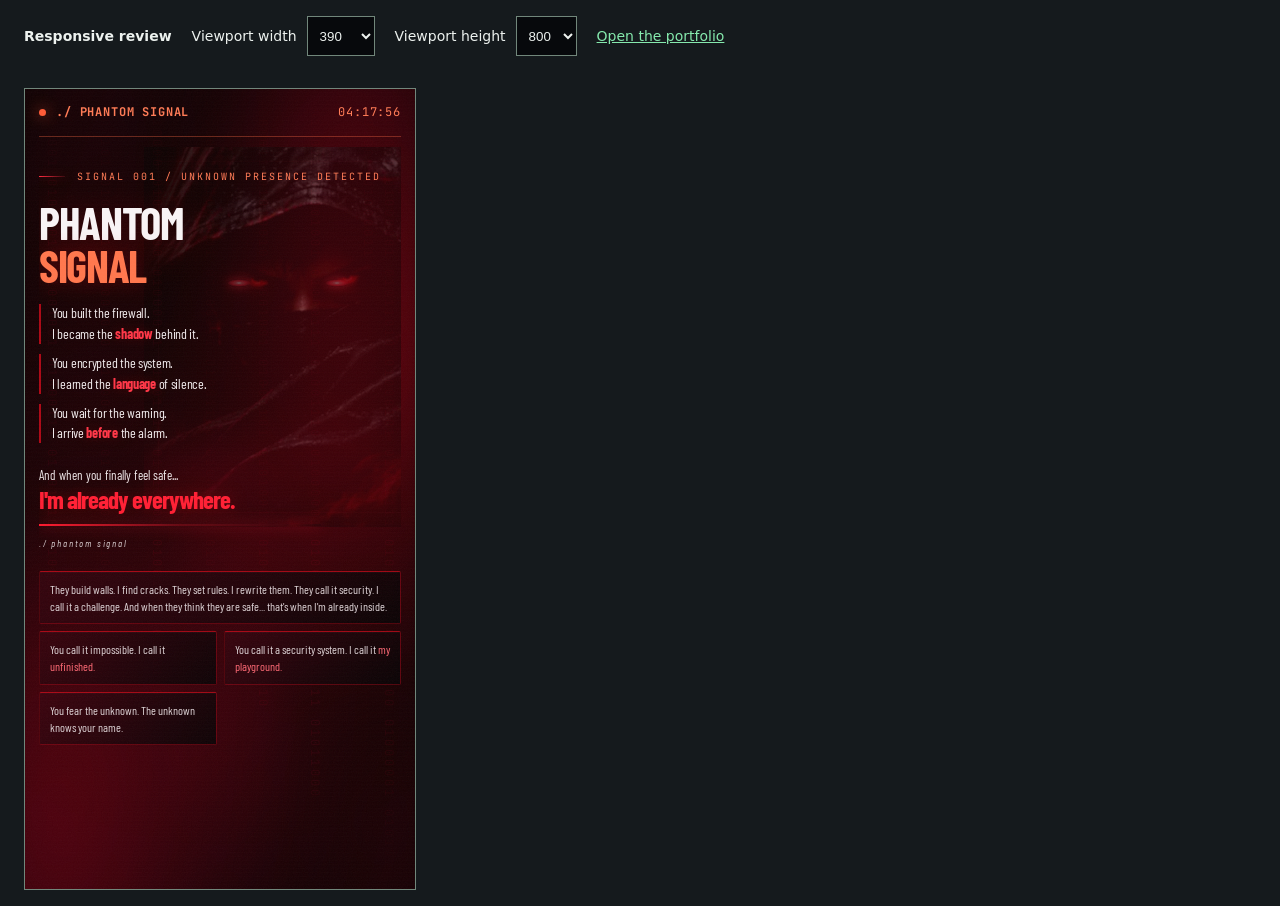
<file: responsive.html>
<!doctype html>
<html lang="en">
<head>
  <meta charset="utf-8">
  <meta name="viewport" content="width=device-width, initial-scale=1">
  <title>Portfolio responsive review</title>
  <style>
    * { box-sizing: border-box; }
    body { margin: 0; background: #151a1d; color: #edf2ef; font: 14px system-ui, sans-serif; }
    header { display: flex; align-items: center; flex-wrap: wrap; gap: 20px; padding: 16px 24px; }
    label { display: flex; align-items: center; gap: 10px; }
    select { min-height: 40px; padding: 8px; background: #07090c; color: #edf2ef; border: 1px solid #71877b; }
    a { color: #85e9ad; }
    .viewport-container { width: 100%; padding: 16px 24px; overflow: auto; }
    iframe { box-sizing: content-box; display: block; width: 390px; height: 800px; border: 1px solid #71877b; background: #07090c; }
  </style>
</head>
<body>
  <!-- Development-only viewer: an iframe provides a real independent layout viewport. -->
  <header><strong>Responsive review</strong><label for="viewport-width">Viewport width<select id="viewport-width"><option>320</option><option selected>390</option><option>768</option><option>1024</option><option>1440</option></select></label><label for="viewport-height">Viewport height<select id="viewport-height"><option>640</option><option selected>800</option><option>936</option></select></label><a href="../">Open the portfolio</a></header>
  <div class="viewport-container"><iframe id="preview" title="Portfolio at the selected viewport" src="../?review=20261013.5"></iframe></div>
  <script>
    const preview = document.getElementById('preview');
    // A fresh document key avoids reviewing stale Pages HTML after deployment.
    const reviewUrl = new URL('../', location.href);
    reviewUrl.searchParams.set('review', String(Date.now()));
    preview.src = reviewUrl.href;
    document.getElementById('viewport-width').addEventListener('change', event => { preview.style.width = event.target.value + 'px'; });
    document.getElementById('viewport-height').addEventListener('change', event => { preview.style.height = event.target.value + 'px'; });
  </script>
</body>
</html>
</file>
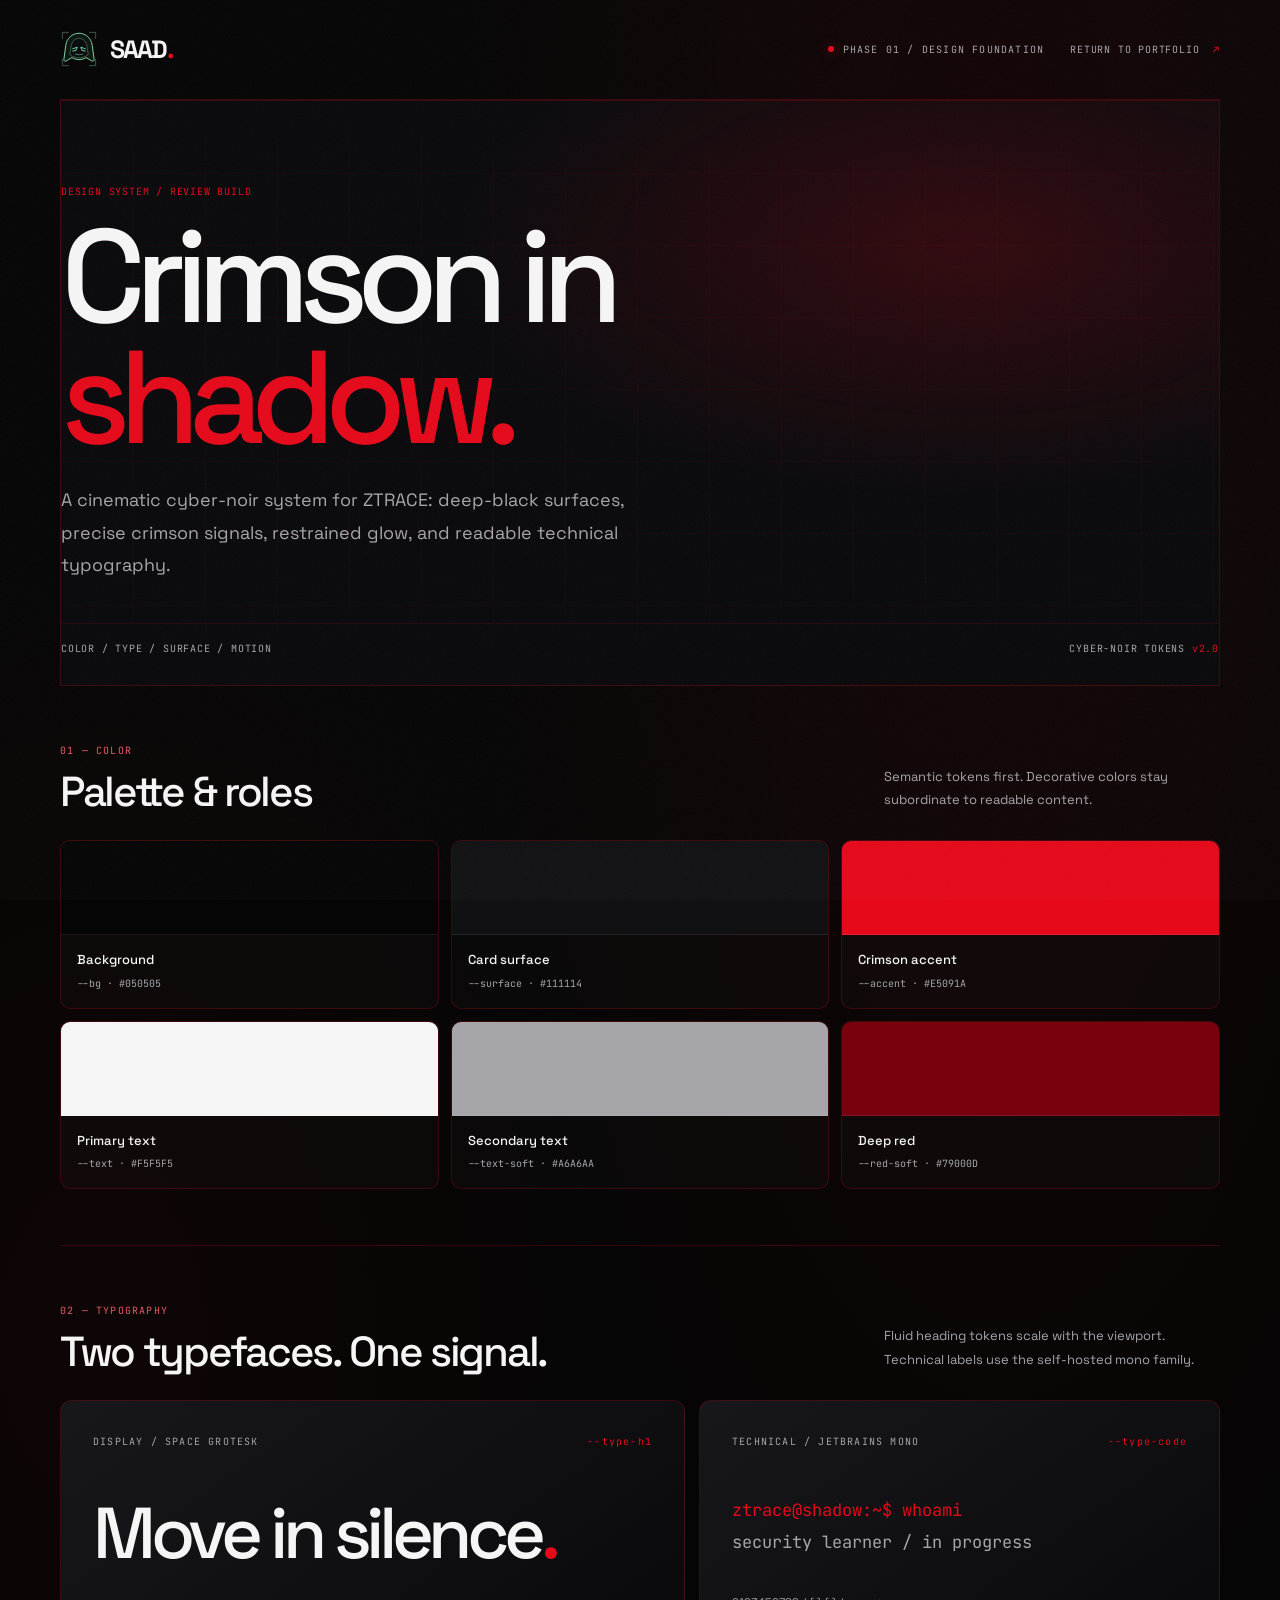
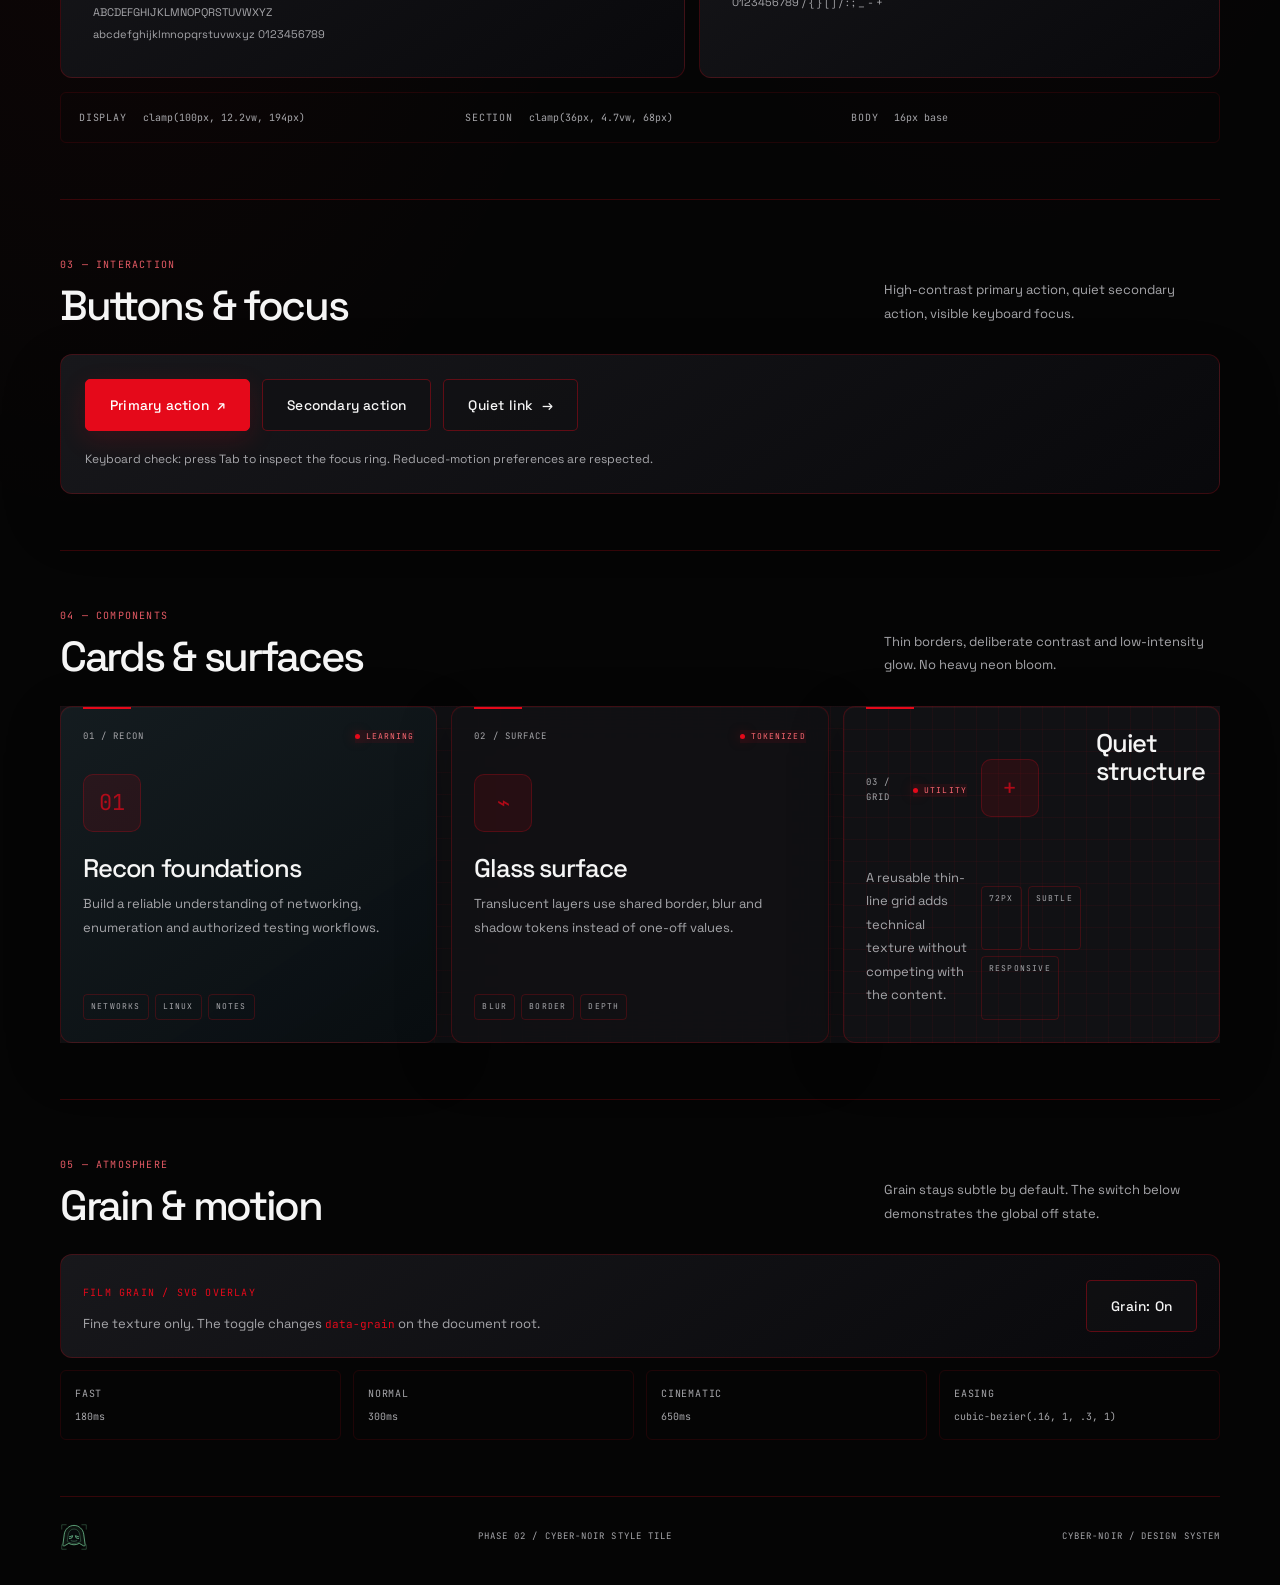
<file: style-tile.html>
<!doctype html>
<html lang="en" data-grain="on">
<head>
  <meta charset="utf-8">
  <meta name="viewport" content="width=device-width, initial-scale=1">
  <meta name="color-scheme" content="dark">
  <meta name="theme-color" content="#07090c">
  <meta name="description" content="Phase 1 design-system style tile for the Saad cybersecurity portfolio.">
  <title>Design System / Style Tile — SAAD</title>
  <link rel="stylesheet" href="./css/tokens.css?v=20261018.2">
  <link rel="stylesheet" href="./css/design-system.css?v=20261018.2">
  <link rel="stylesheet" href="./css/style-tile.css?v=20261018.2">
  <link rel="stylesheet" href="./css/cyber-noir.css?v=20261105.1">
</head>
<body>
  <main class="tile-shell">
    <header class="tile-header">
      <a class="tile-brand" href="./index.html" aria-label="SAAD portfolio home">
        <img src="./assets/mark-hood-minimal.svg" alt="" width="42" height="42">
        <span>SAAD<span class="tile-brand-period">.</span></span>
      </a>
      <div class="tile-header-meta">
        <span class="tile-kicker"><i></i> PHASE 01 / DESIGN FOUNDATION</span>
        <a class="tile-back" href="./index.html">RETURN TO PORTFOLIO <span aria-hidden="true">↗</span></a>
      </div>
    </header>

    <section class="tile-intro grid-background" aria-labelledby="tile-title">
      <p class="tile-eyebrow">DESIGN SYSTEM / REVIEW BUILD</p>
      <h1 id="tile-title">Crimson in <span>shadow.</span></h1>
      <p class="tile-lede">A cinematic cyber-noir system for ZTRACE: deep-black surfaces, precise crimson signals, restrained glow, and readable technical typography.</p>
      <div class="tile-intro-foot">
        <span>COLOR / TYPE / SURFACE / MOTION</span>
        <span>CYBER-NOIR TOKENS <b>v2.0</b></span>
      </div>
    </section>

    <section class="tile-section" aria-labelledby="colors-title">
      <div class="tile-section-head">
        <div><p class="tile-index">01 — COLOR</p><h2 id="colors-title">Palette & roles</h2></div>
        <p>Semantic tokens first. Decorative colors stay subordinate to readable content.</p>
      </div>
      <div class="tile-swatches">
        <article class="tile-swatch"><div class="swatch-color swatch-ink"></div><div class="swatch-meta"><b>Background</b><code>--bg · #050505</code></div></article>
        <article class="tile-swatch"><div class="swatch-color swatch-surface"></div><div class="swatch-meta"><b>Card surface</b><code>--surface · #111114</code></div></article>
        <article class="tile-swatch"><div class="swatch-color swatch-mint"></div><div class="swatch-meta"><b>Crimson accent</b><code>--accent · #E5091A</code></div></article>
        <article class="tile-swatch"><div class="swatch-color swatch-text"></div><div class="swatch-meta"><b>Primary text</b><code>--text · #F5F5F5</code></div></article>
        <article class="tile-swatch"><div class="swatch-color swatch-muted"></div><div class="swatch-meta"><b>Secondary text</b><code>--text-soft · #A6A6AA</code></div></article>
        <article class="tile-swatch"><div class="swatch-color swatch-alert"></div><div class="swatch-meta"><b>Deep red</b><code>--red-soft · #79000D</code></div></article>
      </div>
    </section>

    <section class="tile-section" aria-labelledby="type-title">
      <div class="tile-section-head">
        <div><p class="tile-index">02 — TYPOGRAPHY</p><h2 id="type-title">Two typefaces. One signal.</h2></div>
        <p>Fluid heading tokens scale with the viewport. Technical labels use the self-hosted mono family.</p>
      </div>
      <div class="tile-type-grid">
        <article class="tile-type-card">
          <div class="tile-type-meta"><span>DISPLAY / SPACE GROTESK</span><code>--type-h1</code></div>
          <p class="tile-display-sample">Move in silence<span>.</span></p>
          <p class="tile-type-note">ABCDEFGHIJKLMNOPQRSTUVWXYZ<br>abcdefghijklmnopqrstuvwxyz 0123456789</p>
        </article>
        <article class="tile-type-card tile-type-mono">
          <div class="tile-type-meta"><span>TECHNICAL / JETBRAINS MONO</span><code>--type-code</code></div>
          <p class="tile-code-sample">ztrace@shadow:~$ whoami<br><span>security learner / in progress</span></p>
          <p class="tile-type-note">0123456789 / { } [ ] / : ; _ - +</p>
        </article>
      </div>
      <div class="tile-scale-row">
        <span>DISPLAY</span><strong>clamp(100px, 12.2vw, 194px)</strong>
        <span>SECTION</span><strong>clamp(36px, 4.7vw, 68px)</strong>
        <span>BODY</span><strong>16px base</strong>
      </div>
    </section>

    <section class="tile-section" aria-labelledby="buttons-title">
      <div class="tile-section-head">
        <div><p class="tile-index">03 — INTERACTION</p><h2 id="buttons-title">Buttons & focus</h2></div>
        <p>High-contrast primary action, quiet secondary action, visible keyboard focus.</p>
      </div>
      <div class="tile-controls glass-surface">
        <div class="tile-button-row">
          <a class="button button-primary" href="#cards">Primary action <span aria-hidden="true">↗</span></a>
          <a class="button button-secondary" href="#cards">Secondary action</a>
          <a class="button button-quiet" href="#surface">Quiet link <span aria-hidden="true">→</span></a>
        </div>
        <p class="tile-hint">Keyboard check: press Tab to inspect the focus ring. Reduced-motion preferences are respected.</p>
      </div>
    </section>

    <section class="tile-section" id="cards" aria-labelledby="cards-title">
      <div class="tile-section-head">
        <div><p class="tile-index">04 — COMPONENTS</p><h2 id="cards-title">Cards & surfaces</h2></div>
        <p>Thin borders, deliberate contrast and low-intensity glow. No heavy neon bloom.</p>
      </div>
      <div class="tile-card-grid">
        <article class="tile-card">
          <div class="tile-card-top"><span>01 / RECON</span><span class="tile-status"><i></i> LEARNING</span></div>
          <div class="tile-card-symbol">01</div>
          <h3>Recon foundations</h3>
          <p>Build a reliable understanding of networking, enumeration and authorized testing workflows.</p>
          <div class="tile-tags"><span>NETWORKS</span><span>LINUX</span><span>NOTES</span></div>
        </article>
        <article class="tile-card tile-card-glass glass-surface" id="surface">
          <div class="tile-card-top"><span>02 / SURFACE</span><span class="tile-status"><i></i> TOKENIZED</span></div>
          <div class="tile-card-symbol">⌁</div>
          <h3>Glass surface</h3>
          <p>Translucent layers use shared border, blur and shadow tokens instead of one-off values.</p>
          <div class="tile-tags"><span>BLUR</span><span>BORDER</span><span>DEPTH</span></div>
        </article>
        <article class="tile-card tile-card-grid">
          <div class="tile-card-top"><span>03 / GRID</span><span class="tile-status"><i></i> UTILITY</span></div>
          <div class="tile-card-symbol">+</div>
          <h3>Quiet structure</h3>
          <p>A reusable thin-line grid adds technical texture without competing with the content.</p>
          <div class="tile-tags"><span>72PX</span><span>SUBTLE</span><span>RESPONSIVE</span></div>
        </article>
      </div>
    </section>

    <section class="tile-section tile-effects" aria-labelledby="effects-title">
      <div class="tile-section-head">
        <div><p class="tile-index">05 — ATMOSPHERE</p><h2 id="effects-title">Grain & motion</h2></div>
        <p>Grain stays subtle by default. The switch below demonstrates the global off state.</p>
      </div>
      <div class="tile-effects-panel">
        <div><span class="tile-kicker">FILM GRAIN / SVG OVERLAY</span><p>Fine texture only. The toggle changes <code>data-grain</code> on the document root.</p></div>
        <button class="button button-secondary tile-grain-toggle" type="button" data-grain-toggle aria-pressed="true">Grain: On</button>
      </div>
      <div class="tile-motion-tokens">
        <span><b>FAST</b><code>180ms</code></span>
        <span><b>NORMAL</b><code>300ms</code></span>
        <span><b>CINEMATIC</b><code>650ms</code></span>
        <span><b>EASING</b><code>cubic-bezier(.16, 1, .3, 1)</code></span>
      </div>
    </section>

    <footer class="tile-footer">
      <img src="./assets/mark-hood-minimal.svg" alt="" width="28" height="28">
      <span>PHASE 02 / CYBER-NOIR STYLE TILE</span>
      <span>CYBER-NOIR / DESIGN SYSTEM</span>
    </footer>
  </main>
  <script>
    (() => {
      const root = document.documentElement;
      const toggle = document.querySelector("[data-grain-toggle]");
      if (!toggle) return;
      toggle.addEventListener("click", () => {
        const enabled = root.dataset.grain !== "off";
        root.dataset.grain = enabled ? "off" : "on";
        toggle.setAttribute("aria-pressed", String(!enabled));
        toggle.textContent = enabled ? "Grain: Off" : "Grain: On";
      });
    })();
  </script>
</body>
</html>
</file>
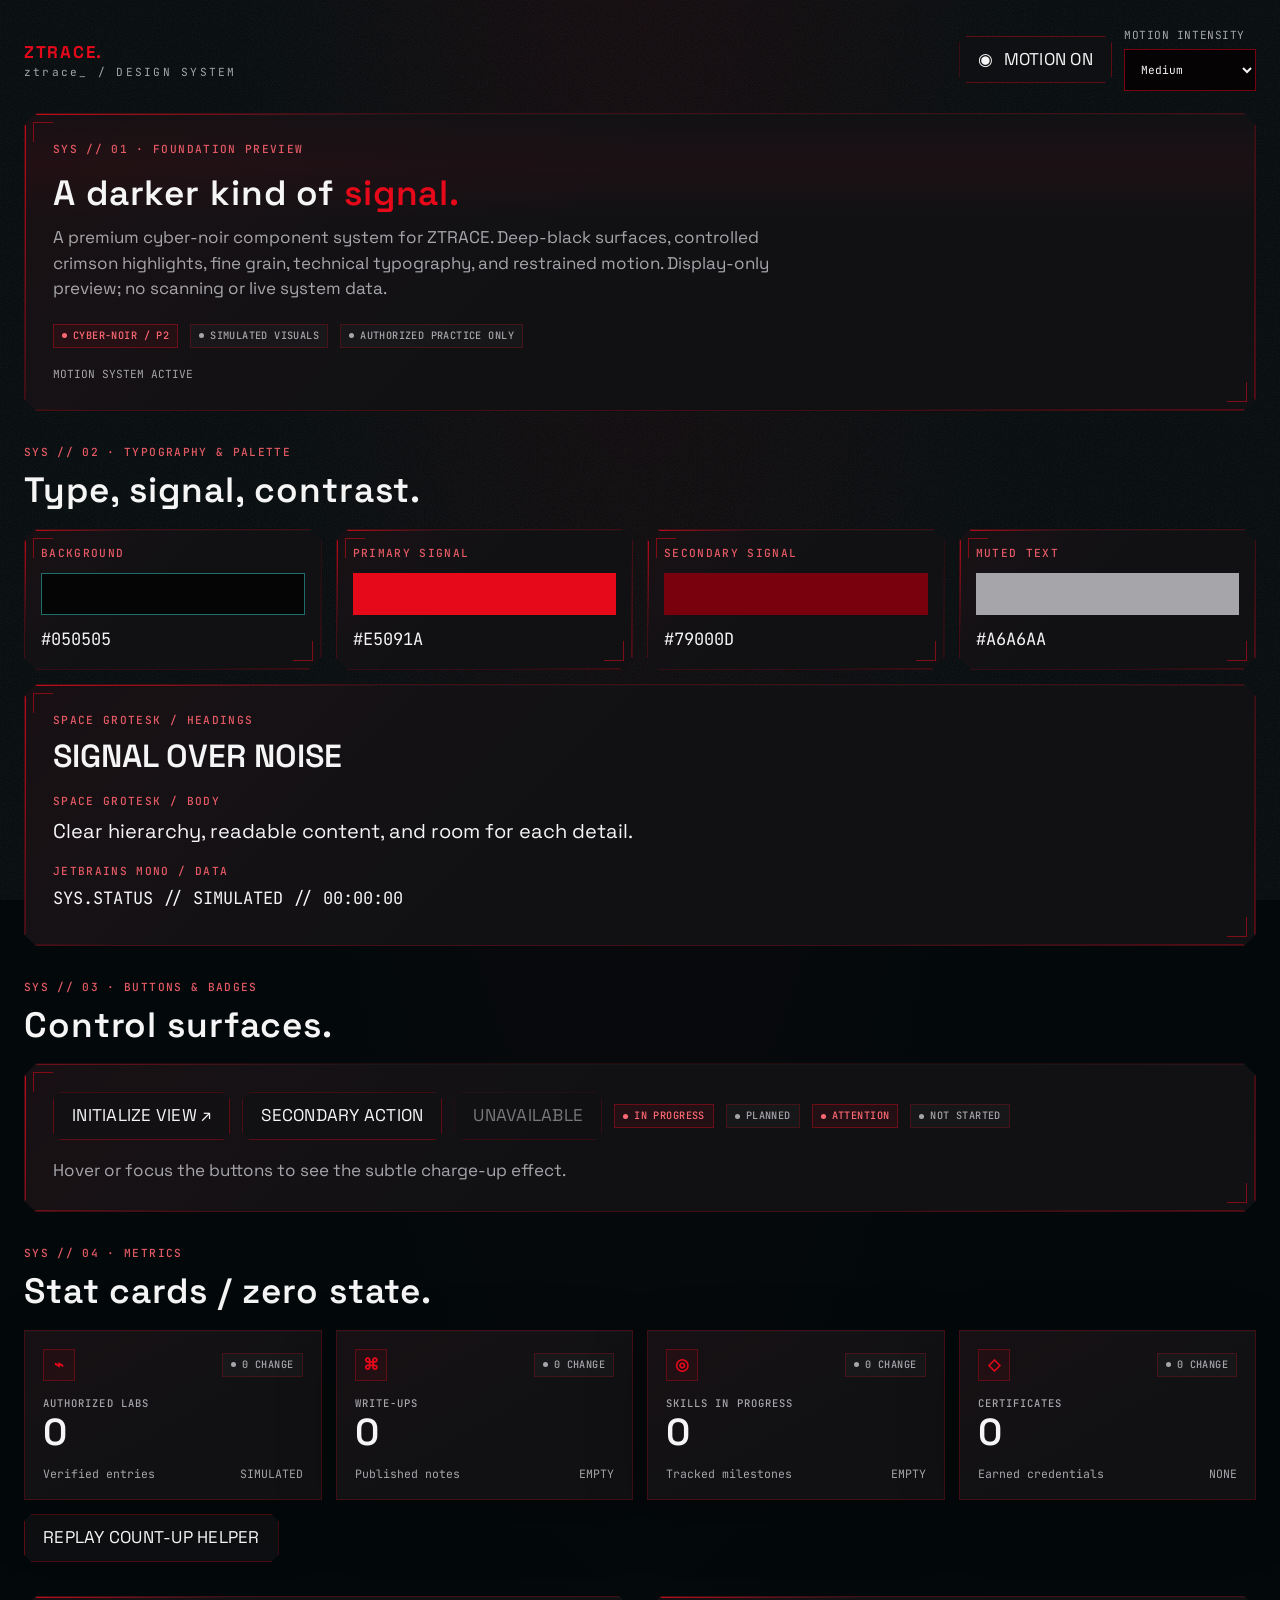
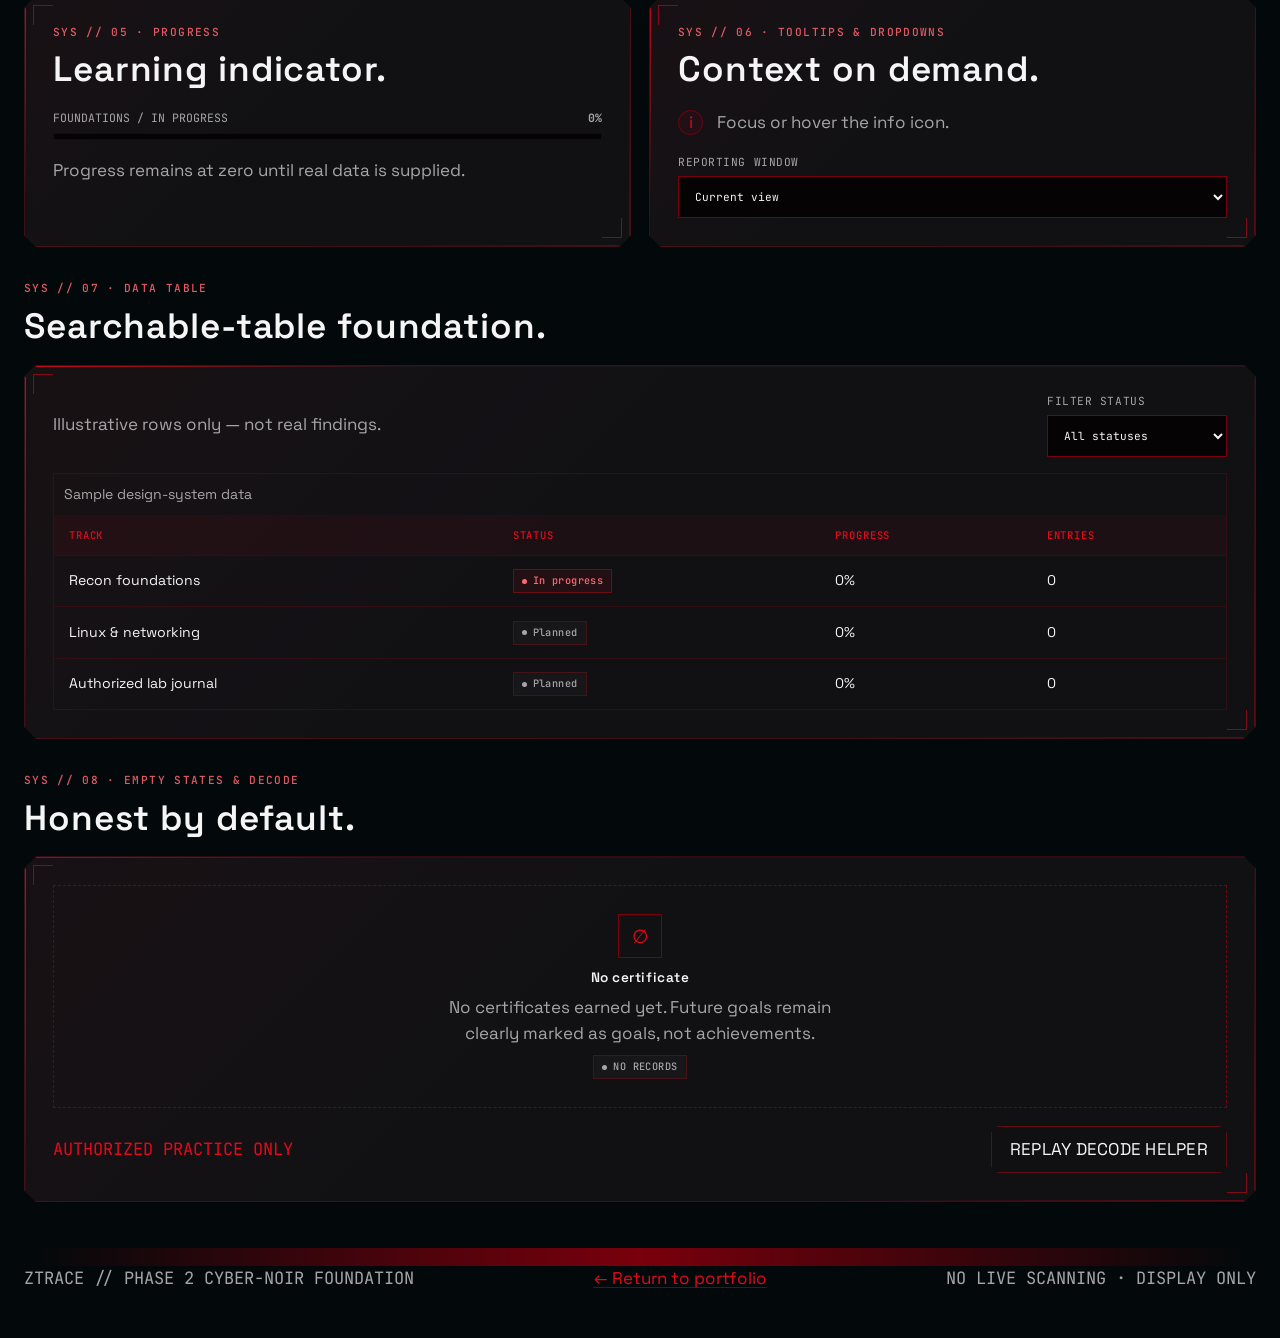
<file: styleguide.html>
<!doctype html>
<html lang="en">
<head>
  <meta charset="utf-8">
  <meta name="viewport" content="width=device-width, initial-scale=1">
  <meta name="theme-color" content="#050505">
  <meta name="description" content="SAAD.ztrace_ design system preview: a crimson cyber-noir cybersecurity design system.">
  <link rel="icon" type="image/svg+xml" href="./assets/favicon.svg">
  <title>ZTRACE — Cyber-Noir Design System</title>
  <!-- Use the repository's self-hosted fonts; the preview works offline and makes no remote font requests. -->
  <link rel="stylesheet" href="./css/tokens.css">
  <link rel="stylesheet" href="./css/base.css">
  <link rel="stylesheet" href="./css/components.css">
  <link rel="stylesheet" href="./css/motion.css">
  <link rel="stylesheet" href="./css/cyber-noir.css">
</head>
<body class="hud-body">
  <header class="hud-container" style="padding-block:28px 22px">
    <div style="display:flex;align-items:center;justify-content:space-between;gap:20px;flex-wrap:wrap">
      <a href="./index.html" aria-label="Return to portfolio" style="font-family:var(--hud-display);font-weight:700;letter-spacing:.1em;text-decoration:none">ZTRACE<span style="color:var(--hud-cyan)">.</span><small style="display:block;color:var(--hud-muted);font: .7rem var(--hud-mono);letter-spacing:.2em">ztrace_ / DESIGN SYSTEM</small></a>
      <div style="display:flex;align-items:center;gap:12px;flex-wrap:wrap">
        <button class="hud-btn" type="button" data-motion-toggle aria-pressed="true"><span aria-hidden="true">◉</span><span data-motion-label>Motion on</span></button>
        <label class="dropdown" style="min-width:132px">Motion intensity
          <select data-motion-intensity aria-label="Motion intensity"><option value="low">Low</option><option value="medium" selected>Medium</option><option value="high">High</option></select>
        </label>
      </div>
    </div>
  </header>
  <main class="hud-container" style="padding-bottom:72px">
    <section class="hud-panel" style="margin-bottom:24px;overflow:hidden" data-reveal>
      <div class="hud-scanline" aria-hidden="true"></div>
      <p class="hud-eyebrow">SYS // 01 · FOUNDATION PREVIEW</p>
      <h1 class="section-title" style="margin:14px 0 12px">A darker kind of <span>signal.</span></h1>
      <p class="hud-muted" style="max-width:66ch;margin:0">A premium cyber-noir component system for ZTRACE. Deep-black surfaces, controlled crimson highlights, fine grain, technical typography, and restrained motion. Display-only preview; no scanning or live system data.</p>
      <div style="display:flex;align-items:center;gap:12px;flex-wrap:wrap;margin-top:22px">
        <span class="badge badge--cyan">CYBER-NOIR / P2</span><span class="badge badge--amber">SIMULATED VISUALS</span><span class="badge badge--neutral">AUTHORIZED PRACTICE ONLY</span>
      </div>
      <p class="hud-mono hud-muted" data-motion-status style="font-size:.7rem;margin:18px 0 0">MOTION SYSTEM ACTIVE</p>
    </section>

    <section style="margin-block:34px" data-reveal>
      <p class="hud-eyebrow">SYS // 02 · TYPOGRAPHY & PALETTE</p>
      <h2 class="section-title" style="margin:8px 0 18px">Type, signal, contrast.</h2>
      <div class="hud-four-column-grid">
        <article class="hud-panel hud-panel--tight"><p class="hud-eyebrow">BACKGROUND</p><div style="height:42px;margin:12px 0;background:#050505;border:1px solid #1b6f6b"></div><p class="hud-mono" style="margin:0">#050505</p></article>
        <article class="hud-panel hud-panel--tight"><p class="hud-eyebrow">PRIMARY SIGNAL</p><div style="height:42px;margin:12px 0;background:#e5091a"></div><p class="hud-mono" style="margin:0">#E5091A</p></article>
        <article class="hud-panel hud-panel--tight"><p class="hud-eyebrow">SECONDARY SIGNAL</p><div style="height:42px;margin:12px 0;background:#79000d"></div><p class="hud-mono" style="margin:0">#79000D</p></article>
        <article class="hud-panel hud-panel--tight"><p class="hud-eyebrow">MUTED TEXT</p><div style="height:42px;margin:12px 0;background:#a6a6aa"></div><p class="hud-mono" style="margin:0">#A6A6AA</p></article>
      </div>
      <div class="hud-panel" style="margin-top:14px"><p class="hud-eyebrow">SPACE GROTESK / HEADINGS</p><h3 style="font:600 clamp(1.2rem,3vw,2rem) var(--hud-display);margin:8px 0 18px">SIGNAL OVER NOISE</h3><p class="hud-eyebrow">SPACE GROTESK / BODY</p><p style="font-size:1.25rem;margin:6px 0 18px">Clear hierarchy, readable content, and room for each detail.</p><p class="hud-eyebrow">JETBRAINS MONO / DATA</p><p class="hud-mono" style="margin:6px 0">SYS.STATUS // SIMULATED // 00:00:00</p></div>
    </section>

    <section style="margin-block:34px" data-reveal>
      <p class="hud-eyebrow">SYS // 03 · BUTTONS & BADGES</p><h2 class="section-title" style="margin:8px 0 18px">Control surfaces.</h2>
      <div class="hud-panel"><div style="display:flex;flex-wrap:wrap;gap:12px;align-items:center"><button class="hud-btn hud-btn--primary" type="button">Initialize view ↗</button><button class="hud-btn" type="button">Secondary action</button><button class="hud-btn" type="button" disabled>Unavailable</button><span class="badge badge--cyan">IN PROGRESS</span><span class="badge badge--amber">PLANNED</span><span class="badge badge--danger">ATTENTION</span><span class="badge badge--neutral">NOT STARTED</span></div><p class="hud-muted" style="margin:18px 0 0">Hover or focus the buttons to see the subtle charge-up effect.</p></div>
    </section>

    <section style="margin-block:34px" data-reveal>
      <p class="hud-eyebrow">SYS // 04 · METRICS</p><h2 class="section-title" style="margin:8px 0 18px">Stat cards / zero state.</h2>
      <div class="stat-grid">
        <article class="stat-card"><div class="stat-card-top"><span class="stat-icon" aria-hidden="true">⌁</span><span class="badge badge--neutral">0 CHANGE</span></div><p class="stat-label">Authorized labs</p><p class="stat-number" data-count-target>0</p><div class="stat-foot"><span>Verified entries</span><span>SIMULATED</span></div></article>
        <article class="stat-card"><div class="stat-card-top"><span class="stat-icon" aria-hidden="true">⌘</span><span class="badge badge--neutral">0 CHANGE</span></div><p class="stat-label">Write-ups</p><p class="stat-number">0</p><div class="stat-foot"><span>Published notes</span><span>EMPTY</span></div></article>
        <article class="stat-card"><div class="stat-card-top"><span class="stat-icon" aria-hidden="true">◎</span><span class="badge badge--neutral">0 CHANGE</span></div><p class="stat-label">Skills in progress</p><p class="stat-number">0</p><div class="stat-foot"><span>Tracked milestones</span><span>EMPTY</span></div></article>
        <article class="stat-card"><div class="stat-card-top"><span class="stat-icon" aria-hidden="true">◇</span><span class="badge badge--neutral">0 CHANGE</span></div><p class="stat-label">Certificates</p><p class="stat-number">0</p><div class="stat-foot"><span>Earned credentials</span><span>NONE</span></div></article>
      </div>
      <button class="hud-btn" type="button" data-count-demo style="margin-top:14px">Replay count-up helper</button>
    </section>

    <section class="hud-two-column-grid" style="margin-block:34px" data-reveal>
      <div class="hud-panel"><p class="hud-eyebrow">SYS // 05 · PROGRESS</p><h2 class="section-title" style="margin:8px 0 20px">Learning indicator.</h2><div class="progress"><div class="progress-head"><span>FOUNDATIONS / IN PROGRESS</span><strong>0%</strong></div><div class="progress-track" role="progressbar" aria-label="Foundations progress" aria-valuemin="0" aria-valuemax="100" aria-valuenow="0"><div class="progress-fill" style="--progress:0%"></div></div></div><p class="hud-muted" style="margin:18px 0 0">Progress remains at zero until real data is supplied.</p></div>
      <div class="hud-panel"><p class="hud-eyebrow">SYS // 06 · TOOLTIPS & DROPDOWNS</p><h2 class="section-title" style="margin:8px 0 20px">Context on demand.</h2><div style="display:flex;align-items:center;gap:14px;margin-bottom:20px"><button class="tooltip" type="button" aria-label="About simulated metrics">i<span role="tooltip">Illustrative UI only. No live telemetry.</span></button><span class="hud-muted">Focus or hover the info icon.</span></div><label class="dropdown">Reporting window<select aria-label="Reporting window"><option>Current view</option><option>Last 7 days</option><option>All time</option></select></label></div>
    </section>

    <section style="margin-block:34px" data-reveal>
      <p class="hud-eyebrow">SYS // 07 · DATA TABLE</p><h2 class="section-title" style="margin:8px 0 18px">Searchable-table foundation.</h2>
      <div class="hud-panel"><div style="display:flex;align-items:center;justify-content:space-between;gap:16px;flex-wrap:wrap;margin-bottom:16px"><p class="hud-muted" style="margin:0">Illustrative rows only — not real findings.</p><label class="dropdown" style="min-width:180px">Filter status<select aria-label="Filter table status"><option>All statuses</option><option>In progress</option><option>Planned</option></select></label></div><div class="data-table-wrap"><table class="data-table"><caption class="hud-muted" style="padding:10px;text-align:left">Sample design-system data</caption><thead><tr><th scope="col">Track</th><th scope="col">Status</th><th scope="col">Progress</th><th scope="col">Entries</th></tr></thead><tbody><tr><td>Recon foundations</td><td><span class="badge badge--cyan">In progress</span></td><td>0%</td><td>0</td></tr><tr><td>Linux & networking</td><td><span class="badge badge--amber">Planned</span></td><td>0%</td><td>0</td></tr><tr><td>Authorized lab journal</td><td><span class="badge badge--neutral">Planned</span></td><td>0%</td><td>0</td></tr></tbody></table></div></div>
    </section>

    <section style="margin-block:34px" data-reveal>
      <p class="hud-eyebrow">SYS // 08 · EMPTY STATES & DECODE</p><h2 class="section-title" style="margin:8px 0 18px">Honest by default.</h2>
      <div class="hud-panel"><div class="empty-state"><div class="empty-state-icon" aria-hidden="true">∅</div><h3>No certificate</h3><p>No certificates earned yet. Future goals remain clearly marked as goals, not achievements.</p><span class="badge badge--neutral">NO RECORDS</span></div><div style="display:flex;align-items:center;justify-content:space-between;gap:12px;flex-wrap:wrap;margin-top:18px"><p class="hud-mono" data-decode-target style="margin:0;color:var(--hud-cyan)">AUTHORIZED PRACTICE ONLY</p><button class="hud-btn" type="button" data-decode-demo>Replay decode helper</button></div></div>
    </section>
    <footer class="hud-divider" style="padding-top:18px;margin-top:46px;display:flex;justify-content:space-between;gap:14px;flex-wrap:wrap"><span class="hud-mono hud-muted">ZTRACE // PHASE 2 CYBER-NOIR FOUNDATION</span><a href="./index.html">← Return to portfolio</a><span class="hud-mono hud-muted">NO LIVE SCANNING · DISPLAY ONLY</span></footer>
  </main>
  <script type="module" src="./js/views/styleguide.js"></script>
</body>
</html>
</file>
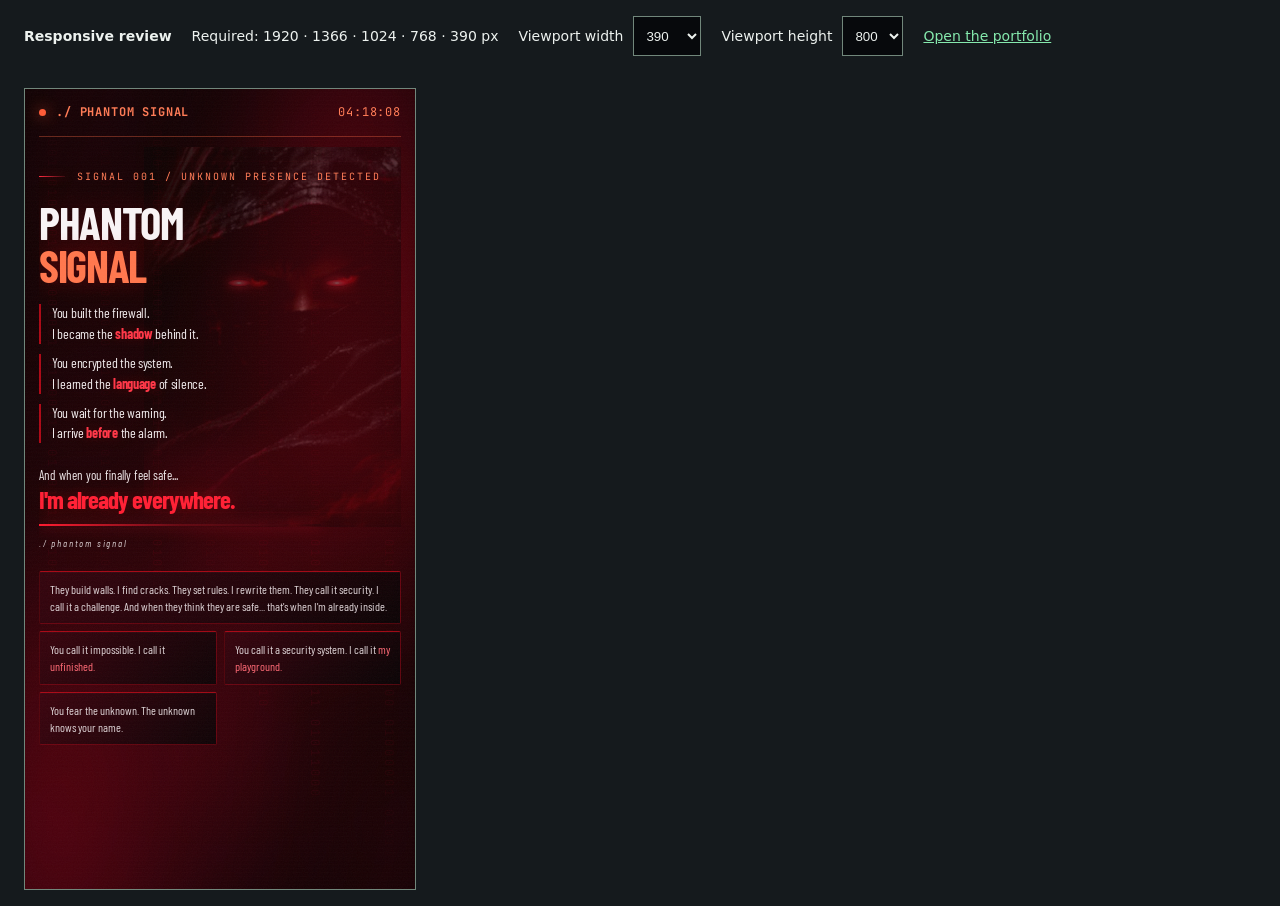
<file: tests/responsive.html>
<!doctype html>
<html lang="en">
<head>
  <meta charset="utf-8">
  <meta name="viewport" content="width=device-width, initial-scale=1">
  <title>Portfolio responsive review</title>
  <style>
    * { box-sizing: border-box; }
    body { margin: 0; background: #151a1d; color: #edf2ef; font: 14px system-ui, sans-serif; }
    header { display: flex; align-items: center; flex-wrap: wrap; gap: 20px; padding: 16px 24px; }
    label { display: flex; align-items: center; gap: 10px; }
    select { min-height: 40px; padding: 8px; background: #07090c; color: #edf2ef; border: 1px solid #71877b; }
    a { color: #85e9ad; }
    .viewport-container { width: 100%; padding: 16px 24px; overflow: auto; }
    iframe { box-sizing: content-box; display: block; width: 390px; height: 800px; border: 1px solid #71877b; background: #07090c; }
  </style>
</head>
<body>
  <!-- Development-only viewer: an iframe provides a real independent layout viewport. -->
  <header><strong>Responsive review</strong><span>Required: 1920 · 1366 · 1024 · 768 · 390 px</span><label for="viewport-width">Viewport width<select id="viewport-width"><option>1920</option><option>1366</option><option>1024</option><option>768</option><option selected>390</option><option>320</option></select></label><label for="viewport-height">Viewport height<select id="viewport-height"><option>640</option><option selected>800</option><option>936</option></select></label><a href="../">Open the portfolio</a></header>
  <div class="viewport-container"><iframe id="preview" title="Portfolio at the selected viewport" src="../?review=20261016.1"></iframe></div>
  <script>
    const preview = document.getElementById('preview');
    // A fresh document key avoids reviewing stale Pages HTML after deployment.
    const reviewUrl = new URL('../', location.href);
    reviewUrl.searchParams.set('review', String(Date.now()));
    preview.src = reviewUrl.href;
    document.getElementById('viewport-width').addEventListener('change', event => { preview.style.width = event.target.value + 'px'; });
    document.getElementById('viewport-height').addEventListener('change', event => { preview.style.height = event.target.value + 'px'; });
  </script>
</body>
</html>
</file>
<file: css/tokens.css>
/* Shared design tokens for the ZTRACE portfolio and optional workspace.
   Space Grotesk and JetBrains Mono are self-hosted; Barlow Condensed is loaded asynchronously. */
@font-face {
  font-family: "Space Grotesk";
  src: url("../assets/fonts/space-grotesk-latin.woff2") format("woff2");
  font-weight: 300 700;
  font-style: normal;
  font-display: swap;
}
@font-face {
  font-family: "JetBrains Mono";
  src: url("../assets/fonts/jetbrains-mono-latin.woff2") format("woff2");
  font-weight: 100 800;
  font-style: normal;
  font-display: swap;
}

:root {
  color-scheme: dark;

  /* Color roles — Phantom Signal crimson cyber-noir palette. */
  --bg: #050304;
  --bg-deep: #020202;
  --surface: #11080a;
  --surface-raised: #1a0b0f;
  --surface-glass: rgba(7, 9, 12, 0.93);
  --surface-dark: #070304;
  --surface-ink: #050304;
  --intro-bg: #030303;
  --ink-pure: #050505;
  --ink-deep: #020202;
  --surface-legacy: #0b0b0b;
  --surface-legacy-raised: #111;
  --text: #f3ecee;
  --text-soft: #b9a9ac;
  --secondary: var(--text-soft);
  --text-legacy: #f3f3f0;
  --text-soft-legacy: #c5c5bf;
  --muted: #a9999d;
  --muted-legacy: #92928b;
  --line: rgba(229, 9, 26, 0.17);
  --line-subtle: rgba(229, 9, 26, 0.11);
  --line-strong: rgba(229, 9, 26, 0.28);
  --panel-edge: rgba(229, 9, 26, 0.18);
  --white-rgb: 255, 255, 255;
  --black-rgb: 0, 0, 0;
  --text-soft-rgb: 183, 194, 189;

  --accent: #ff4353;
  --accent-rgb: 229, 9, 26;
  --accent-hover: #ff8b94;
  --accent-soft: rgba(229, 9, 26, 0.1);
  --accent-line: rgba(229, 9, 26, 0.24);
  --accent-line-strong: rgba(229, 9, 26, 0.42);
  --accent-glow: rgba(229, 9, 26, 0.16);
  --green: var(--accent);
  --green-soft: #ff6672;
  --legacy-lime: #ff5360;
  --legacy-green-soft: #b90b1b;
  --red: #ff3145;
  --red-rgb: 229, 9, 26;
  --red-soft: #9b0715;
  --legacy-red-soft: #b91f2b;
  --red-alert: #ff2a2a;
  --warning: #d6c792;
  --focus: var(--accent-hover);
  --control-line: #75414a;
  --hero-glow: rgba(229, 9, 26, 0.1);
  --scrollbar-thumb: #4a171d;

  /* Typography — two self-hosted families, with fluid display sizing. */
  --font-display: "Space Grotesk", Arial, sans-serif;
  --font-mono: "JetBrains Mono", "Courier New", monospace;
  --display: var(--font-display);
  --mono: var(--font-mono);
  --type-display: clamp(6.25rem, 12.2vw, 12.125rem);
  --type-hero: clamp(1.875rem, 4.05vw, 3.8125rem);
  --type-intro: clamp(1.4375rem, 3.5vw, 3.25rem);
  --type-h1: clamp(2.25rem, 4.7vw, 4.25rem);
  --type-h2: clamp(1.875rem, 3.2vw, 3rem);
  --type-h3: clamp(1.375rem, 2vw, 1.8125rem);
  --type-body: clamp(1rem, calc(1rem + 0.03vw), 1.0625rem);
  --type-button: clamp(0.8125rem, calc(0.78rem + 0.1vw), 0.875rem);
  --type-label: clamp(0.5625rem, calc(0.52rem + 0.14vw), 0.6875rem);
  --type-code: clamp(0.625rem, calc(0.58rem + 0.1vw), 0.75rem);
  --leading-tight: 0.98;
  --leading-body: 1.7;
  --tracking-display: -0.065em;

  /* Spacing scale. Legacy aliases keep existing layout geometry stable. */
  --space-0: 0;
  --space-1: 0.25rem;
  --space-2: 0.5rem;
  --space-3: 0.75rem;
  --space-4: 1rem;
  --space-5: 1.5rem;
  --space-6: 2rem;
  --space-7: 3rem;
  --space-8: 4rem;
  --space-9: 6rem;
  --space-10: 8rem;
  --space-fluid-1: clamp(0.5rem, 1vw, 0.75rem);
  --space-fluid-2: clamp(0.75rem, 1.5vw, 1.125rem);
  --space-fluid-3: clamp(1rem, 2vw, 1.75rem);
  --space-fluid-4: clamp(1.5rem, 3vw, 2.5rem);
  --space-fluid-5: clamp(2.5rem, 5vw, 4.5rem);
  --gutter: clamp(24px, 4.8vw, 80px);
  --section-space: 128px;
  --header-height: 80px;

  /* Radius, shadow and accent glow scales. */
  --radius-0: 0;
  --radius-xs: 4px;
  --radius-sm: 6px;
  --radius-md: 10px;
  --radius-3: 8px;
  --radius-lg: 12px;
  --radius-6: 14px;
  --radius-xl: 16px;
  --radius-2xl: 20px;
  --radius-pill: 999px;
  --radius: var(--radius-lg);
  --shadow-xs: 0 2px 8px rgba(0, 0, 0, 0.16);
  --shadow-sm: 0 8px 24px rgba(0, 0, 0, 0.18);
  --shadow-md: 0 24px 60px rgba(0, 0, 0, 0.24);
  --shadow-lg: 0 32px 90px rgba(0, 0, 0, 0.34);
  --glow-accent-sm: 0 0 18px rgba(229, 9, 26, 0.12);
  --glow-accent-md: 0 0 32px rgba(229, 9, 26, 0.18);
  --glass-blur: 18px;

  /* Layer order. */
  --z-behind: -1;
  --z-base: 0;
  --z-content: 1;
  --z-sticky: 50;
  --z-grain: 80;
  --z-header: 100;
  --z-modal: 180;
  --z-intro: 200;
  --z-skip: 210;
  --z-cursor: 300;

  /* Shared motion scale: micro-interactions, reveals, and page choreography. */
  --duration-instant: 100ms;
  --duration-fast: 180ms;
  --duration-normal: 300ms;
  --duration-slow: 500ms;
  --duration-cinematic: 650ms;
  --motion-hover-duration: var(--duration-fast);
  --motion-reveal-duration: 560ms;
  --motion-page-duration: var(--duration-cinematic);
  --motion-intro-duration: 5.2s;
  --motion-glitch-duration: 560ms;
  --motion-cue-duration: 720ms;
  --motion-stagger: 80ms;
  --motion-reveal-distance: 16px;
  --motion-grid-duration: 32s;
  --motion-cursor-follow: 95ms;
  --ease-standard: cubic-bezier(0.2, 0.7, 0.2, 1);
  --ease-out: cubic-bezier(0.16, 1, 0.3, 1);
  --ease-linear: linear;
  --ease-spring: cubic-bezier(0.22, 1.2, 0.36, 1);
  --ease: var(--ease-out);

  /* Decorative layers. Grain is intentionally subtle and can be disabled
     with html[data-grain="off"]. The grid utility uses these shared tokens. */
  --grain-opacity: 0.028;
  --grain-image: url("../assets/noise.svg");
  --grid-size: 72px;
  --grid-line: rgba(183, 194, 189, 0.045);
  --grid-line-legacy: #ffffff04;
  --focus-ring: 2px solid var(--focus);
  --focus-offset: 5px;
  --focus-offset-compact: 4px;

  /* Editorial portfolio theme: one shared source of truth for the public page. */
  --editorial-bg: #070707;
  --editorial-bg-deep: #030303;
  --editorial-surface: #101010;
  --editorial-surface-raised: #171717;
  --editorial-surface-glass: rgba(8, 8, 8, 0.92);
  --editorial-text: #f5f2ee;
  --editorial-text-soft: #b8b1ab;
  --editorial-muted: #8f8983;
  --editorial-line: rgba(255, 255, 255, 0.085);
  --editorial-accent-start: #ff3b1f;
  --editorial-accent-end: #ff6b35;
  --editorial-accent: #ff4b2d;
  --editorial-accent-hover: #ff764d;
  --editorial-accent-rgb: 255, 75, 45;
  --editorial-accent-soft: rgba(255, 75, 45, 0.12);
  --editorial-accent-line: rgba(255, 104, 67, 0.24);
  --editorial-tag-blue: #a9c9f2;
  --editorial-tag-blue-line: rgba(110, 164, 230, 0.38);
  --editorial-tag-yellow: #e9cb86;
  --editorial-tag-yellow-line: rgba(239, 193, 94, 0.35);
  --editorial-tag-green: #9bd9ae;
  --editorial-tag-green-line: rgba(112, 197, 144, 0.34);
  --editorial-tag-orange: #ff9a75;
  --editorial-tag-orange-line: rgba(255, 120, 77, 0.36);
  --editorial-font-display: "Barlow Condensed", "Arial Narrow", sans-serif;
  --editorial-font-body: "Space Grotesk", Arial, sans-serif;
  --editorial-font-mono: "JetBrains Mono", "Courier New", monospace;
  --editorial-radius: 3px;
  --editorial-radius-pill: 999px;
}

@media (max-width: 900px) {
  :root {
    --header-height: 72px;
  }
}


/* SAAD.ztrace_ HUD namespace — additive so the current portfolio remains visually stable. */
:root {
  --hud-bg: #050304;
  --hud-bg-soft: #100609;
  --hud-panel: rgba(5, 3, 4, 0.9);
  --hud-panel-solid: #0b0608;
  --hud-panel-raised: #16090c;
  --hud-line: rgba(229, 9, 26, 0.26);
  --hud-line-soft: rgba(229, 9, 26, 0.14);
  --hud-cyan: #ff4353;
  --hud-cyan-2: #ff4353;
  --hud-text: #f3e9eb;
  --hud-muted: #b5a0a4;
  --hud-amber: #f2cc85;
  --hud-danger: #ff737d;
  --hud-display: "Space Grotesk", Arial, sans-serif;
  --hud-body: "Space Grotesk", Arial, sans-serif;
  --hud-mono: "Share Tech Mono", "JetBrains Mono", monospace;
  --hud-grid-size: 28px;
  --hud-chamfer: 12px;
  --hud-glow-soft: 0 0 22px rgba(229, 9, 26, 0.10);
  --hud-glow: 0 0 28px rgba(229, 9, 26, 0.18);
  --hud-glow-strong: 0 0 36px rgba(229, 9, 26, 0.26);
  --hud-motion-duration: 280ms;
  --hud-motion-glow: 0.18;
}
</file>
<file: css/base.css>
/* Shared base for the next SAAD.ztrace_ HUD views and styleguide. */
.hud-body {
  min-height: 100vh;
  margin: 0;
  color: var(--hud-text);
  background:
    radial-gradient(ellipse at 50% -18%, rgba(155, 7, 21, 0.10), transparent 46%),
    linear-gradient(180deg, rgba(3, 9, 11, 0.96), rgba(3, 9, 11, 1)),
    var(--hud-bg);
  font-family: var(--hud-body);
  font-size: 17px;
  line-height: 1.5;
  overflow-x: hidden;
  isolation: isolate;
}
.hud-body::before,
.hud-body::after { position: fixed; inset: 0; z-index: -1; pointer-events: none; content: ""; }
.hud-body::before {
  background-image: linear-gradient(rgba(229, 9, 26, 0.045) 1px, transparent 1px), linear-gradient(90deg, rgba(229, 9, 26, 0.045) 1px, transparent 1px);
  background-size: var(--hud-grid-size) var(--hud-grid-size);
  mask-image: linear-gradient(to bottom, black, rgba(0, 0, 0, 0.56) 72%, transparent);
}
.hud-body::after { opacity: 0.14; background: repeating-linear-gradient(to bottom, transparent 0 3px, rgba(229, 9, 26, 0.04) 4px), url("../assets/noise.svg") repeat; mix-blend-mode: screen; }
.hud-body *, .hud-body *::before, .hud-body *::after { box-sizing: border-box; }
.hud-body img, .hud-body svg { max-width: 100%; }
.hud-body button, .hud-body input, .hud-body select { font: inherit; }
.hud-body a { color: var(--hud-cyan); text-decoration-thickness: 1px; text-underline-offset: 0.2em; }
.hud-body a:hover { color: var(--hud-text); }
.hud-body :focus-visible { outline: 2px solid var(--hud-cyan); outline-offset: 4px; box-shadow: 0 0 0 4px rgba(229, 9, 26, 0.12); }
.hud-body ::selection { color: #050304; background: var(--hud-cyan); }
.hud-body ::-webkit-scrollbar { width: 10px; height: 10px; }
.hud-body ::-webkit-scrollbar-track { background: #050304; }
.hud-body ::-webkit-scrollbar-thumb { background: #b58a91; border: 2px solid #050304; border-radius: 999px; }
.hud-body ::-webkit-scrollbar-thumb:hover { background: var(--hud-cyan-2); }
.hud-container { width: min(1240px, calc(100% - 48px)); margin-inline: auto; }
.hud-eyebrow { margin: 0; color: var(--hud-cyan); font: 500 0.7rem/1.4 var(--hud-mono); letter-spacing: 0.18em; text-transform: uppercase; }
.hud-muted { color: var(--hud-muted); }
.hud-mono { font-family: var(--hud-mono); }
.hud-divider { height: 1px; border: 0; background: linear-gradient(90deg, transparent, var(--hud-line), transparent); }
.hud-two-column-grid { display: grid; grid-template-columns: repeat(2, minmax(0, 1fr)); gap: 18px; }
.hud-four-column-grid { display: grid; grid-template-columns: repeat(4, minmax(0, 1fr)); gap: 14px; }
@media (max-width: 700px) {
  .hud-container { width: min(100% - 28px, 1240px); }
  .hud-two-column-grid { grid-template-columns: 1fr; }
  .hud-four-column-grid { grid-template-columns: repeat(2, minmax(0, 1fr)); }
}
@media (max-width: 420px) { .hud-four-column-grid { grid-template-columns: 1fr; } }
</file>
<file: css/components.css>
/* Reusable, original HUD components. */
.hud-panel { --panel-cut: var(--hud-chamfer); position: relative; isolation: isolate; padding: clamp(18px, 2.2vw, 28px); border: 1px solid var(--hud-line-soft); background: linear-gradient(135deg, rgba(229,9,26,.035), transparent 44%), var(--hud-panel); clip-path: polygon(0 var(--panel-cut), var(--panel-cut) 0, calc(100% - var(--panel-cut)) 0, 100% var(--panel-cut), 100% calc(100% - var(--panel-cut)), calc(100% - var(--panel-cut)) 100%, var(--panel-cut) 100%, 0 calc(100% - var(--panel-cut))); transition: border-color var(--hud-motion-duration) ease, background var(--hud-motion-duration) ease, filter var(--hud-motion-duration) ease; }
.hud-panel::before, .hud-panel::after { position: absolute; inset: 0; z-index: -1; pointer-events: none; content: ""; }
.hud-panel::before { padding: 1px; background: linear-gradient(135deg, rgba(229,9,26,.85), transparent 24%, transparent 72%, rgba(155,7,21,.56)); clip-path: inherit; -webkit-mask: linear-gradient(#000 0 0) content-box, linear-gradient(#000 0 0); -webkit-mask-composite: xor; mask-composite: exclude; }
.hud-panel::after { inset: 8px; z-index: 0; background: linear-gradient(var(--hud-cyan),var(--hud-cyan)) left top/20px 1px no-repeat, linear-gradient(var(--hud-cyan),var(--hud-cyan)) left top/1px 20px no-repeat, linear-gradient(var(--hud-cyan),var(--hud-cyan)) right bottom/20px 1px no-repeat, linear-gradient(var(--hud-cyan),var(--hud-cyan)) right bottom/1px 20px no-repeat; opacity: .52; }
.hud-panel:hover { border-color: var(--hud-line); filter: drop-shadow(var(--hud-glow-soft)); }
.hud-panel > * { position: relative; z-index: 1; }
.hud-panel--tight { padding: 16px; }
.hud-panel-heading { display: flex; align-items: center; justify-content: space-between; gap: 16px; margin-bottom: 20px; }
.hud-panel-heading h3 { margin: 0; font: 600 .92rem/1.4 var(--hud-display); letter-spacing: .05em; }
.hud-btn { position: relative; display: inline-flex; min-height: 44px; align-items: center; justify-content: center; gap: 10px; overflow: hidden; padding: 10px 18px; border: 1px solid var(--hud-line); color: var(--hud-cyan); background: rgba(5,3,4,.8); font: 600 .72rem/1.2 var(--hud-display); letter-spacing: .09em; text-transform: uppercase; text-decoration: none; cursor: pointer; clip-path: polygon(0 7px,7px 0,calc(100% - 7px) 0,100% 7px,100% calc(100% - 7px),calc(100% - 7px) 100%,7px 100%,0 calc(100% - 7px)); transition: color var(--hud-motion-duration) ease,border-color var(--hud-motion-duration) ease,box-shadow var(--hud-motion-duration) ease; }
.hud-btn::before { position: absolute; inset: 0; z-index: -1; content: ""; background: linear-gradient(110deg,transparent 0 35%,rgba(229,9,26,.26) 50%,transparent 65%),linear-gradient(rgba(229,9,26,.14),rgba(229,9,26,.14)); transform: translateX(-105%); transition: transform 420ms cubic-bezier(.2,.7,.2,1); }
.hud-btn:hover, .hud-btn:focus-visible { color: #f3e9eb; border-color: var(--hud-cyan); box-shadow: var(--hud-glow-soft); }
.hud-btn:hover::before, .hud-btn:focus-visible::before { transform: translateX(0); }
.hud-btn--primary { color: #050304; background: var(--hud-cyan); border-color: var(--hud-cyan); }
.hud-btn--primary::before { background: linear-gradient(110deg,transparent,rgba(255,255,255,.7),transparent); }
.hud-btn--primary:hover { color: #050304; background: #ff6672; }
.hud-btn:disabled { opacity: .45; cursor: not-allowed; }
.stat-grid { display: grid; grid-template-columns: repeat(4,minmax(0,1fr)); gap: 14px; }
.stat-card { min-width: 0; padding: 18px; border: 1px solid var(--hud-line-soft); background: linear-gradient(150deg,rgba(155,7,21,.045),transparent 55%),rgba(5,3,4,.78); }
.stat-card-top { display: flex; align-items: center; justify-content: space-between; gap: 12px; }
.stat-icon { display: grid; width: 32px; height: 32px; place-items: center; border: 1px solid rgba(229,9,26,.32); color: var(--hud-cyan); background: rgba(229,9,26,.06); font: 700 1rem var(--hud-mono); }
.stat-label { margin: 15px 0 4px; color: var(--hud-muted); font: 500 .66rem var(--hud-mono); letter-spacing: .1em; text-transform: uppercase; }
.stat-number { margin: 0; color: var(--hud-text); font: 600 clamp(1.7rem,3vw,2.35rem)/1 var(--hud-display); font-variant-numeric: tabular-nums; }
.stat-foot { display: flex; flex-wrap: wrap; align-items: center; justify-content: space-between; gap: 8px; margin-top: 15px; color: var(--hud-muted); font: .72rem var(--hud-mono); }
.badge { display: inline-flex; align-items: center; gap: 6px; max-width: 100%; padding: 4px 8px; border: 1px solid var(--hud-line-soft); color: var(--hud-text); background: rgba(229,9,26,.055); font: 500 .64rem/1.35 var(--hud-mono); letter-spacing: .04em; white-space: normal; }
.badge::before { width: 5px; height: 5px; flex: 0 0 5px; border-radius: 50%; background: currentColor; content: ""; }
.badge--cyan { color: var(--hud-cyan); border-color: rgba(229,9,26,.3); }
.badge--amber { color: var(--hud-amber); border-color: rgba(255,179,71,.3); background: rgba(255,179,71,.06); }
.badge--danger { color: var(--hud-danger); border-color: rgba(255,93,93,.28); background: rgba(255,93,93,.05); }
.badge--neutral { color: var(--hud-muted); }
.progress { display: grid; gap: 8px; }
.progress-head { display: flex; align-items: baseline; justify-content: space-between; gap: 12px; color: var(--hud-muted); font: .72rem var(--hud-mono); }
.progress-track { height: 7px; overflow: hidden; border: 1px solid var(--hud-line-soft); background: #050304; }
.progress-fill { width: var(--progress,0%); height: 100%; background: linear-gradient(90deg,var(--hud-cyan-2),var(--hud-cyan)); box-shadow: 0 0 14px rgba(229,9,26,.25); }
.tooltip { position: relative; display: inline-flex; align-items: center; justify-content: center; width: 25px; height: 25px; border: 1px solid var(--hud-line); border-radius: 50%; color: var(--hud-cyan); background: rgba(229,9,26,.05); cursor: help; }
.tooltip [role="tooltip"] { position: absolute; left: 50%; bottom: calc(100% + 10px); z-index: 5; width: max-content; max-width: min(260px,70vw); padding: 9px 11px; border: 1px solid var(--hud-line); color: var(--hud-text); background: #050304; box-shadow: var(--hud-glow-soft); font: .72rem/1.4 var(--hud-mono); opacity: 0; visibility: hidden; transform: translate(-50%,5px); transition: opacity 160ms ease,transform 160ms ease,visibility 160ms; }
.tooltip:hover [role="tooltip"], .tooltip:focus [role="tooltip"] { opacity: 1; visibility: visible; transform: translate(-50%,0); }
.dropdown { display: grid; gap: 7px; color: var(--hud-muted); font: .7rem var(--hud-mono); letter-spacing: .05em; text-transform: uppercase; }
.dropdown select { width: 100%; min-height: 42px; padding: 9px 34px 9px 12px; border: 1px solid var(--hud-line); border-radius: 0; color: var(--hud-text); background: #050304; cursor: pointer; }
.data-table-wrap { max-width: 100%; overflow-x: auto; border: 1px solid var(--hud-line-soft); }
.data-table { width: 100%; border-collapse: collapse; text-align: left; font-size: .88rem; }
.data-table th { color: var(--hud-cyan); background: rgba(229,9,26,.055); font: 500 .66rem var(--hud-mono); letter-spacing: .08em; text-transform: uppercase; }
.data-table th,.data-table td { padding: 13px 15px; border-bottom: 1px solid rgba(155,7,21,.22); }
.data-table td { color: var(--hud-text); }
.data-table tbody tr:last-child td { border-bottom: 0; }
.data-table tbody tr:hover { background: rgba(229,9,26,.035); }
.empty-state { display: grid; justify-items: center; gap: 9px; padding: 28px 18px; border: 1px dashed var(--hud-line); text-align: center; }
.empty-state-icon { display: grid; width: 44px; height: 44px; place-items: center; border: 1px solid var(--hud-line); color: var(--hud-cyan); font: 1.2rem var(--hud-mono); }
.empty-state h3 { margin: 2px 0 0; color: var(--hud-text); font: 600 .85rem var(--hud-display); letter-spacing: .04em; }
.empty-state p { max-width: 38ch; margin: 0; color: var(--hud-muted); }
.section-title { margin: 0; color: var(--hud-text); font: 600 clamp(1.4rem,3vw,2.2rem)/1.18 var(--hud-display); letter-spacing: .025em; }
.section-title span { color: var(--hud-cyan); }
@media (max-width: 980px) { .stat-grid { grid-template-columns: repeat(2,minmax(0,1fr)); } }
@media (max-width: 540px) { .stat-grid { grid-template-columns: 1fr; } .stat-card { padding: 15px; } .hud-panel-heading { align-items: flex-start; } }
</file>
<file: css/motion.css>
/* Motion controls shared by the styleguide and future views. */
:root { --hud-reveal-y: 14px; }
[data-reveal] { opacity: 0; transform: translate3d(0, var(--hud-reveal-y), 0); transition: opacity 520ms ease, transform 520ms cubic-bezier(.2,.7,.2,1); }
[data-reveal].is-revealed { opacity: 1; transform: translate3d(0, 0, 0); }
[data-decode] { font-variant-numeric: tabular-nums; }
.hud-motion-demo { animation: hud-breathe 3.2s ease-in-out infinite; }
@keyframes hud-breathe { 0%, 100% { box-shadow: 0 0 0 rgba(229,9,26,0); } 50% { box-shadow: var(--hud-glow); } }
@keyframes hud-scan { from { transform: translateY(-100%); } to { transform: translateY(100%); } }
.hud-scanline { position: absolute; inset: 0 0 auto; height: 35%; pointer-events: none; background: linear-gradient(transparent, rgba(229,9,26,.05), transparent); animation: hud-scan 5s linear infinite; }
html[data-motion="off"] *,
html[data-motion="off"] *::before,
html[data-motion="off"] *::after { animation-duration: 0.001ms !important; animation-iteration-count: 1 !important; scroll-behavior: auto !important; transition-duration: 0.001ms !important; }
html[data-intensity="low"] { --hud-motion-duration: 140ms; --hud-motion-glow: 0.08; }
html[data-intensity="medium"] { --hud-motion-duration: 280ms; --hud-motion-glow: 0.18; }
html[data-intensity="high"] { --hud-motion-duration: 420ms; --hud-motion-glow: 0.3; }
html.page-paused *,
html.page-paused *::before,
html.page-paused *::after { animation-play-state: paused !important; }
@media (prefers-reduced-motion: reduce) {
  html:not([data-motion-user-override="on"]) *,
  html:not([data-motion-user-override="on"]) *::before,
  html:not([data-motion-user-override="on"]) *::after { animation-duration: 0.001ms !important; animation-iteration-count: 1 !important; scroll-behavior: auto !important; transition-duration: 0.001ms !important; }
  [data-reveal] { opacity: 1; transform: none; }
}
</file>
<file: css/style.css>
/* Static content is visible by default. JavaScript only adds optional effects. */
*,*::before,*::after{box-sizing:border-box}*{margin:0}html{scroll-padding-top:calc(var(--header-height) + 24px);overflow-x:clip;scrollbar-color:var(--scrollbar-thumb) var(--bg)}body{background:var(--bg);color:var(--text);font-family:var(--display);font-size:16px;line-height:1.65;-webkit-font-smoothing:antialiased;overflow-x:clip}button,a{-webkit-tap-highlight-color:transparent}a{color:inherit;text-decoration:none}button{font:inherit;cursor:pointer;color:inherit;background:none;border:0}button:disabled{cursor:wait}img,svg,canvas{display:block;max-width:100%}img{height:auto}ul{padding:0;list-style:none}figure{margin:0}strong{font-weight:600}::selection{background:var(--red);color:var(--bg-deep)}:focus-visible{outline:2px solid var(--green);outline-offset:6px}button:focus-visible{outline-offset:var(--focus-offset-compact)}[hidden]{display:none!important}.sr-only{position:absolute!important;width:1px;height:1px;padding:0;overflow:hidden;clip:rect(0,0,0,0);white-space:nowrap;border:0}.container{width:calc(100% - 2 * var(--gutter));max-width:1440px;margin-inline:auto}.skip-link{position:fixed;left:24px;top:12px;transform:translateY(-180%);z-index:var(--z-skip);background:var(--green);color:var(--bg);padding:10px 20px}.skip-link:focus{transform:none}.micro,.eyebrow,.small-label,.section-code{font:11px/1.7 var(--mono);letter-spacing:.08em;text-transform:uppercase}.eyebrow{color:var(--green);display:flex;gap:12px;align-items:center}.small-label,.section-code,.micro{color:var(--muted)}.status-dot{display:inline-block;width:6px;height:6px;background:var(--green);border-radius:50%;box-shadow:0 0 12px #7dff9a44;flex:none}.site-header{position:fixed;inset:0 0 auto;z-index:var(--z-header);height:var(--header-height);background:#050505e8;border-bottom:1px solid transparent;transition:background .3s,border-color .3s;backdrop-filter:blur(12px)}.site-header.is-scrolled{background:#090909ed;border-color:var(--line)}.header-inner{display:flex;align-items:center;justify-content:space-between;height:100%;gap:24px}.wordmark{font-weight:700;font-size:26px;letter-spacing:-1.7px;display:flex;align-items:baseline;white-space:nowrap}.wordmark>span{color:var(--red)}.wordmark small{font:11px var(--mono);letter-spacing:.03em;color:var(--muted);margin-left:14px}.desktop-nav{display:flex;align-items:center;gap:28px;margin-left:auto}.desktop-nav a{position:relative;padding:16px 0;font-size:12px;color:var(--text-soft);white-space:nowrap}.desktop-nav a>span{font:10px var(--mono);color:var(--muted);margin-right:5px}.desktop-nav a::after{content:"";position:absolute;bottom:6px;left:0;width:100%;height:1px;transform:scaleX(0);transform-origin:left;background:var(--red);transition:transform .25s}.desktop-nav a:hover::after,.desktop-nav a[aria-current]::after{transform:scaleX(1)}.desktop-nav a[aria-current]{color:var(--text)}.header-controls{display:flex;align-items:center;gap:16px;margin-left:20px}.motion-toggle{font:11px var(--mono);border:1px solid var(--line);padding:12px 14px;min-height:44px;display:flex;align-items:center;gap:8px;white-space:nowrap}.motion-dot{width:5px;height:5px;background:var(--green);border-radius:50%}.motion-off .motion-dot{background:var(--muted)}.menu-toggle{display:none;width:44px;height:44px;place-content:center;gap:6px;border:1px solid var(--line)}.menu-toggle>span{display:block;width:18px;height:1px;background:var(--text)}
/* Hero: typography and topology share the stage. */
.hero{position:relative;padding-top:calc(var(--header-height) + 48px);padding-bottom:0;isolation:isolate}.hero-grid{position:absolute;inset:var(--header-height) -80px 0;z-index:-1;pointer-events:none;background-image:linear-gradient(var(--grid-line-legacy) 1px,transparent 1px),linear-gradient(90deg,var(--grid-line-legacy) 1px,transparent 1px);background-size:var(--grid-size) var(--grid-size);mask-image:linear-gradient(transparent,#000 20%,#000 75%,transparent)}.hero-topline{display:flex;align-items:center;justify-content:space-between;padding-bottom:24px}.hero-topline>.micro{font-size:10px}.hero-main{display:grid;grid-template-columns:1.12fr 1fr;gap:24px;align-items:center;min-height:510px}.hero-copy{position:relative;z-index:2;padding:8px 0 40px;min-width:0}.hero-name{font-size:var(--type-display);font-weight:600;line-height:.85;letter-spacing:-.075em;margin-left:-.055em}.name-visual{display:block;white-space:nowrap}.name-letter,.name-period{display:inline-block}.name-period{color:var(--red)}.hero-statement{font-size:var(--type-hero);font-weight:500;line-height:1.1;letter-spacing:-.055em;margin-top:28px}.line-mask{display:block;overflow:clip;padding-bottom:.12em;margin-bottom:-.12em}.line-mask>span{display:block}.text-outline{color:transparent;-webkit-text-stroke:1px #c5c5bf94}.terminal-caret{-webkit-text-stroke:0;color:var(--red);animation:caret-blink 1.2s steps(1) infinite}.hero-description{font-size:16px;color:var(--text-soft);line-height:1.9;max-width:47ch;margin-top:24px;min-height:62px}.hero-actions{display:flex;align-items:center;gap:32px;margin-top:28px}.button{display:inline-flex;align-items:center;justify-content:center;min-height:52px;padding:0 24px;border:1px solid var(--line);font-size:var(--type-button);font-weight:500;white-space:nowrap;transition:background var(--duration-fast),border-color var(--duration-fast)}.button>span{display:inline-flex;align-items:center;gap:24px}.button-primary{background:var(--red);color:#fff;border-color:var(--red)}.button-primary:hover{background:#df2025;border-color:#df2025}.arrow{width:20px;height:20px;fill:none;stroke:currentColor;stroke-width:1.5}.text-link{display:inline-flex;align-items:center;gap:20px;font-size:13px;min-height:44px;border-bottom:1px solid #77776b;transition:border-color .2s}.text-link:hover{border-color:var(--red)}.text-link>span{color:var(--red);transition:transform .2s}.text-link:hover>span{transform:translate(2px,-2px)}.course-credit{margin-top:24px;font:10px/1.8 var(--mono);color:var(--muted)}.course-credit strong{color:var(--text-soft)}.hero-visual{position:relative;min-width:0}.globe-top{display:flex;justify-content:space-between;gap:8px;font-size:9px}.globe-top>span:first-child{color:var(--green);display:flex;align-items:center;gap:8px}.globe-stage{position:relative;width:100%;aspect-ratio:1;max-width:590px;margin:auto;isolation:isolate;contain:layout paint}.globe-stage::before{content:"";position:absolute;inset:7%;background:radial-gradient(ellipse,#7dff9a09,transparent 70%);z-index:-1}.globe-stage canvas,.core-fallback{position:absolute;inset:0;width:100%;height:100%;max-width:none}.globe-guide{position:absolute;inset:8%;border:1px solid #7dff9a16;border-radius:50%}.globe-guide::before,.globe-guide::after{content:"";position:absolute;background:#7dff9a17}.globe-guide::before{height:1px;left:-8%;right:-8%;top:50%}.globe-guide::after{width:1px;top:-8%;bottom:-8%;left:50%}.globe-center{position:absolute;left:50%;top:49%;transform:translate(-50%,-50%);font:500 clamp(28px,3vw,48px) var(--mono);color:#f3e9eb;pointer-events:none}.globe-center>span{color:var(--red)}.globe-reticle{position:absolute;inset:3%;pointer-events:none}.globe-reticle i,.photo-brackets i{position:absolute;width:22px;height:22px;border-color:var(--red);border-style:solid;border-width:0}.globe-reticle i:nth-child(1),.photo-brackets i:nth-child(1){left:0;top:0;border-top-width:1px;border-left-width:1px}.globe-reticle i:nth-child(2),.photo-brackets i:nth-child(2){right:0;top:0;border-top-width:1px;border-right-width:1px}.globe-reticle i:nth-child(3),.photo-brackets i:nth-child(3){left:0;bottom:0;border-bottom-width:1px;border-left-width:1px}.globe-reticle i:nth-child(4),.photo-brackets i:nth-child(4){right:0;bottom:0;border-bottom-width:1px;border-right-width:1px}.globe-coordinate{position:absolute;left:9%;bottom:8%;font-size:9px;color:var(--green-soft)}.globe-telemetry{display:grid;grid-template-columns:repeat(3,1fr);gap:6px;padding:12px 0;border-top:1px solid var(--line);font-size:9px}.globe-telemetry b{color:var(--green);font-weight:400}.telemetry-note{grid-column:1/-1;color:var(--muted);font-size:8px;text-align:right;letter-spacing:.1em}.hero-hud{border-top:1px solid var(--line);border-bottom:1px solid var(--line);display:grid;grid-template-columns:1fr 1.1fr 1.6fr auto;gap:28px;padding:22px 0;margin-top:24px}.hero-hud>div{display:flex;flex-direction:column;gap:8px}.hero-hud>div>span{font:9px var(--mono);color:var(--muted);letter-spacing:.12em}.hero-hud strong{font:11px var(--mono);font-weight:400;white-space:nowrap}.scroll-cue{font:9px var(--mono);display:flex;gap:24px;align-items:center;color:var(--muted)}.scroll-cue>span{font:24px var(--display);color:var(--red)}
/* Identity immediately follows the hero, with all original personal information. */
.section{padding-top:var(--section-space);padding-bottom:var(--section-space)}.section-heading{display:grid;grid-template-columns:1fr auto;gap:24px;margin-bottom:48px;position:relative}.section-heading>.eyebrow{grid-column:1/-1}.section-title{font-size:var(--type-h1);font-weight:500;line-height:1.08;letter-spacing:-.055em;max-width:900px}.secondary-heading{color:var(--muted)}.section-code{font-size:9px;align-self:end;justify-self:end;text-align:right;max-width:190px}.identity-grid{display:grid;grid-template-columns:minmax(0,.83fr) minmax(0,1.17fr);gap:clamp(32px,6vw,96px);align-items:center}.identity-portrait{max-width:470px;min-width:0}.identity-photo{position:relative;perspective:900px;transform-style:preserve-3d;background:var(--surface);padding:12px;isolation:isolate}.identity-photo img{aspect-ratio:4/5;width:100%;object-fit:cover;filter:grayscale(.95) contrast(1.08);transition:filter .35s}.identity-photo:hover img{filter:grayscale(.65) contrast(1.07)}.identity-photo::after{content:"";position:absolute;inset:12px;pointer-events:none;background:linear-gradient(transparent 65%,#000b),repeating-linear-gradient(0deg,#0001 0 1px,transparent 1px 4px)}.photo-label{position:absolute;left:28px;right:28px;top:28px;display:flex;justify-content:space-between;z-index:2;font-size:9px;color:#fff;text-shadow:0 1px 6px #000}.photo-label>span:first-child{color:var(--green)}.photo-brackets{position:absolute;inset:0;pointer-events:none}.photo-brackets i{width:32px;height:32px;border-color:var(--red);transition:width .3s,height .3s}.identity-photo:hover .photo-brackets i{width:42px;height:42px}.photo-stamp{position:absolute;bottom:30px;left:28px;color:var(--green);z-index:2;border:1px solid #7dff9a70;padding:9px 12px;background:#050505a8;transform:rotate(-3deg);font-size:10px}.photo-stamp small{display:block;font-size:7px;color:var(--text-soft);margin-top:3px}.photo-scan{position:absolute;inset:12px;overflow:hidden;z-index:2;pointer-events:none}.photo-scan::after{content:"";position:absolute;inset:0;background:linear-gradient(transparent 45%,#7dff9a36 49.8%,transparent 50.5%);transform:translateY(-100%)}.identity-photo.is-revealed .photo-scan::after{animation:scan-photo 1.6s var(--ease) .2s both}.identity-portrait figcaption{display:flex;justify-content:space-between;font:9px/1.8 var(--mono);color:var(--muted);gap:12px;padding:16px 12px}.identity-content{min-width:0}.identity-intro{font-size:clamp(26px,3vw,42px);line-height:1.2;letter-spacing:-.04em;margin-bottom:28px}.identity-intro>span{color:var(--muted)}.terminal-card,.profile-card{border:1px solid #7dff9a26;background:linear-gradient(140deg,#050304,var(--surface) 65%);position:relative;min-width:0}.terminal-card::before{content:"";position:absolute;left:-1px;top:-1px;width:72px;height:1px;background:var(--green)}.profile-bar{display:flex;align-items:center;gap:20px;padding:16px 24px;border-bottom:1px solid var(--line);font:11px var(--mono);color:var(--text-soft)}.profile-dots{display:flex;gap:6px}.profile-dots i{width:5px;height:5px;border-radius:50%;background:#72726a}.profile-dots i:first-child{background:var(--red)}.profile-dots i:last-child{background:var(--green-soft)}.profile-body{padding:24px;font:12px/1.7 var(--mono)}.profile-cmd{color:var(--text);margin:20px 0 10px;min-height:21px}.profile-cmd:first-child{margin-top:0}.profile-cmd .prompt{color:var(--green);margin-right:6px}.profile-out{color:var(--green);font-size:12px}.profile-status>div{display:grid;grid-template-columns:80px minmax(0,1fr);gap:16px;margin-top:5px}.profile-status dt{color:var(--muted)}.profile-status dd{color:var(--text-soft);overflow-wrap:anywhere}.profile-links{display:flex;flex-wrap:wrap;gap:8px}.profile-links a{display:flex;align-items:center;gap:12px;border:1px solid var(--line);padding:10px 12px;min-height:44px;font:10px var(--mono);transition:border-color .2s,background .2s}.profile-links a>span:first-child{color:var(--green);transition:transform .2s}.profile-links a:hover{border-color:#7dff9a66;background:#7dff9a08}.profile-links a:hover>span:first-child{transform:translate(2px,-2px)}[data-type-command].is-typing::after{content:"_";color:var(--green);animation:caret-blink 1.2s steps(1) infinite}.about-narrative{display:grid;grid-template-columns:1fr 1fr .65fr;gap:48px;border-top:1px solid var(--line);padding-top:40px;margin-top:48px;font-size:15px;color:var(--text-soft)}.about-narrative strong{color:var(--text)}.about-ethic{display:flex;flex-direction:column;gap:16px}.about-ethic strong{font-size:19px;font-weight:500;line-height:1.4}.about-ethic .small-label{font-size:9px;color:var(--green)}.about-statement{font-size:clamp(32px,4.2vw,64px);line-height:1.15;letter-spacing:-.04em;padding-top:72px;max-width:900px}
/* Learning, personal frames, and the last connection. */
.journey{background:var(--surface);border-block:1px solid var(--line)}.section-intro{color:var(--text-soft);font-size:17px;line-height:1.7;max-width:60ch;margin:24px 0}.journey-skip{font-size:11px;margin-bottom:32px}.journey-route{display:flex;gap:24px;border-block:1px solid var(--line);padding:18px 0;margin-bottom:32px;flex-wrap:wrap;color:var(--text-soft);font-size:10px}.journey-route>span{display:flex;gap:24px;align-items:center}.journey-route>span:not(:last-child)::after{content:"/";color:var(--red)}.journey-route>span:first-child,.journey-route>span:last-child{color:var(--green)}.journey-stage-label{display:flex;justify-content:space-between;font:10px var(--mono);color:var(--muted);margin-bottom:20px;gap:20px}.journey-track{height:1px;background:var(--line);position:relative;margin-bottom:28px}.journey-track>span{display:block;width:33.3%;height:1px;background:var(--red);transform-origin:left;transition:transform .5s}.phase-grid{display:grid;grid-template-columns:repeat(3,minmax(0,1fr));gap:24px}.phase-card{padding:28px;border:1px solid var(--line);background:#050304;display:flex;flex-direction:column;min-height:370px;transition:border-color .3s,background .3s;min-width:0}.phase-card.is-active,.phase-card:hover{border-color:#7dff9a4d;background:#050304}.phase-number{font:500 48px/1 var(--display);color:#b99da2;letter-spacing:-.04em}.phase-card.is-active .phase-number{color:var(--green)}.phase-body{padding-top:36px}.phase-status{font:9px/1.7 var(--mono);color:var(--green);letter-spacing:.06em;margin-bottom:12px}.phase-card h3{font-size:28px;letter-spacing:-.035em;font-weight:500;margin-bottom:12px}.phase-card p:not(.phase-status){color:var(--text-soft);font-size:14px}.phase-card li{padding:7px 0;border-bottom:1px solid #ffffff08;font-size:13px;color:var(--text-soft)}.phase-card li::before{content:"↳ ";color:var(--red)}.phase-card ul{margin:16px 0}.phase-note{display:block;font:9px/1.6 var(--mono);color:var(--muted);margin-top:24px}.phase-aspiration{margin-top:20px}.journey-details{display:grid;grid-template-columns:1fr 1fr;gap:48px;padding-top:64px}.detail-panel{border-top:1px solid var(--line);padding-top:24px;min-width:0}.detail-panel .small-label{font-size:10px;color:var(--green)}.detail-panel h3{font-size:30px;line-height:1.3;font-weight:500;letter-spacing:-.04em;margin:16px 0}.panel-description{font-size:14px;color:var(--text-soft);margin-bottom:24px;max-width:48ch}.tool-list>div{display:flex;justify-content:space-between;gap:20px;border-bottom:1px solid var(--line);padding:14px 0;font-size:14px}.tool-list dd{color:var(--muted);font:11px/1.8 var(--mono)}.panel-status{display:flex;align-items:center;gap:10px;font:10px var(--mono);color:var(--muted);margin-top:20px}.credential-list li{padding:13px 0;border-bottom:1px solid var(--line)}.credential-list span{font-size:14px;display:block}.credential-list small{font:9px var(--mono);color:var(--muted);display:block;margin-top:6px}.gallery-grid{display:grid;grid-template-columns:1fr 1fr;gap:clamp(32px,6vw,96px);align-items:start;margin-top:48px}.gallery-second{padding-top:112px}.gallery-trigger{display:block;width:100%;text-align:left}.gallery-tilt{transform-style:preserve-3d}.gallery-reveal{position:relative;overflow:hidden;background:var(--surface);border:1px solid var(--line)}.gallery-reveal img{aspect-ratio:3/4;object-fit:cover;width:100%;filter:grayscale(1);transition:filter .4s}.gallery-trigger:hover img{filter:grayscale(.4)}.photo-number{position:absolute;left:20px;top:20px;font:11px var(--mono);color:white;background:#05050599;padding:7px 10px}.view-photo{position:absolute;right:20px;bottom:20px;display:flex;gap:20px;padding:12px 16px;border:1px solid #ffffff55;background:#050505ce;font:10px var(--mono);color:#fff}.view-photo>span{color:var(--green)}.gallery-caption{padding-top:20px}.gallery-category{display:flex;justify-content:space-between;font:9px var(--mono);color:var(--muted);margin-bottom:10px}.gallery-caption h3{font-size:24px;font-weight:500;letter-spacing:-.03em}.gallery-caption p{font-size:14px;color:var(--muted);margin-top:8px}.contact{border-top:1px solid var(--line);background:linear-gradient(180deg,#050304,var(--bg))}.contact-grid{display:grid;grid-template-columns:1fr 1fr;gap:64px;align-items:center}.contact .eyebrow{margin-bottom:28px}.contact .section-title{max-width:500px}.contact-panel{border:1px solid #7dff9a33;background:#050304;padding:32px;position:relative;min-width:0}.contact-panel::before{content:"";position:absolute;left:-1px;top:-1px;width:80px;height:1px;background:var(--green)}.terminal-command{font:12px var(--mono);color:var(--green);margin-bottom:24px}.terminal-command span{color:var(--red)}.email-row{display:flex;align-items:center;gap:16px;flex-wrap:wrap}.email-address{font:clamp(14px,1.4vw,22px)/1.7 var(--mono);overflow-wrap:anywhere;display:inline-block;min-height:36px;color:var(--text)}.typing-cursor{color:var(--green)}.copy-button{border:1px solid var(--line);padding:10px 14px;min-height:44px;font:10px var(--mono)}.copy-button:hover,.copy-button.is-copied{border-color:var(--green);color:var(--green)}.copy-feedback{min-height:32px;font:10px/1.7 var(--mono);color:var(--green);padding-top:8px}.contact-links{display:flex;gap:24px;flex-wrap:wrap;margin-top:20px}.contact-links a{display:inline-flex;gap:20px;min-height:44px;align-items:center;font:12px var(--display);border-bottom:1px solid var(--line)}.contact-links a span{color:var(--green)}.contact-note{font:10px var(--mono);color:var(--muted);margin-top:24px}.site-footer{border-top:1px solid var(--line);display:flex;gap:24px;align-items:center;justify-content:space-between;padding-top:28px;padding-bottom:28px;font:10px/1.8 var(--mono);color:var(--muted);flex-wrap:wrap}.footer-status{display:flex;align-items:center;gap:8px}.replay-link{font:10px var(--mono)}
/* Native dialogs keep keyboard behavior and focus restoration. */
dialog{color:var(--text);background:var(--surface);border:1px solid #ffffff30;margin:auto;padding:0;max-height:92dvh;max-width:94vw;overflow:auto}dialog::backdrop{background:#000d;backdrop-filter:blur(8px)}.mobile-menu{width:100%;max-width:100%;height:100dvh;max-height:100dvh;padding:24px var(--gutter);border:0}.menu-top{display:flex;align-items:center;justify-content:space-between;padding-bottom:24px;border-bottom:1px solid var(--line);font-size:26px}.icon-button{width:44px;height:44px;font-size:28px;border:1px solid var(--line);display:grid;place-items:center}.mobile-menu nav{display:flex;flex-direction:column;margin:24px 0 48px}.mobile-menu nav a{display:flex;align-items:center;gap:24px;border-bottom:1px solid var(--line);padding:16px 0;font-size:28px}.mobile-menu nav span{font:11px var(--mono);color:var(--red)}.mobile-menu nav b{margin-left:auto;font-weight:400;color:var(--green)}.photo-viewer{width:min(920px,94vw)}.viewer-top{display:flex;align-items:center;justify-content:space-between;padding:12px 20px;font:11px var(--mono)}.photo-viewer figure>img{max-height:70dvh;object-fit:contain;margin:auto;width:auto}.photo-viewer figcaption{padding:14px 20px;font-size:14px;color:var(--text-soft)}.viewer-controls{display:flex;align-items:center;justify-content:space-between;gap:16px;padding:12px 20px;border-top:1px solid var(--line)}.viewer-controls>span{font:9px var(--mono);color:var(--muted)}.viewer-button{padding:10px;min-height:44px;font-size:14px}.viewer-button span{margin-inline:8px}html.is-locked,html.is-intro{overflow:hidden}.custom-cursor{position:fixed;inset:0;pointer-events:none;z-index:180;contain:strict}.cursor-ring,.cursor-dot{position:absolute;left:0;top:0;display:block;border-radius:50%;will-change:transform}.cursor-ring{width:24px;height:24px;margin:-12px 0 0 -12px;border:1px solid #ff2a2a9c;display:grid;place-items:center;color:var(--text)}.cursor-dot{width:4px;height:4px;margin:-2px 0 0 -2px;background:var(--red)}.cursor-ring>span{font:4px var(--mono);display:none}.is-view .cursor-ring>span{display:block}.is-terminal .cursor-ring{border-radius:0;border-color:var(--green)}.is-terminal .cursor-dot{background:var(--green)}.has-cursor,.has-cursor a,.has-cursor button{cursor:none}.no-script-nav{display:flex;flex-wrap:wrap;gap:20px;padding-top:100px;padding-bottom:20px;font-size:13px}.page-paused *,.page-paused *::before,.page-paused *::after{animation-play-state:paused!important}@keyframes caret-blink{0%,55%{opacity:1}56%,100%{opacity:0}}@keyframes scan-photo{to{transform:translateY(100%)}}
/* Existing native contact controls. */
.copy-button{display:inline-flex;align-items:center;gap:8px}.copy-button svg{width:16px;height:16px;fill:none;stroke:currentColor;stroke-width:1.5}.contact-actions{display:flex;align-items:center;gap:28px;margin-top:20px;flex-wrap:wrap}.contact-caption{display:block;font:10px/1.8 var(--mono);color:var(--muted);margin-top:24px}.command-index{float:right;font-size:10px;color:var(--muted)!important}.terminal-cursor{display:inline-block;width:6px;height:1em;background:var(--green);vertical-align:-2px;margin-left:6px;animation:caret-blink 1.2s steps(1) infinite}.online-status{display:flex;align-items:center;gap:8px}.footer-credit>span{color:var(--green)}
.button-primary{background:#d82027}.button-primary:hover{background:#bd1720}


/* Site-wide atmosphere: static grid/grain remains if canvas is unavailable. */
body::before{content:"";position:fixed;inset:0;z-index:0;pointer-events:none;background-image:radial-gradient(ellipse at 12% 12%,rgba(229,9,26,.055),transparent 42%),radial-gradient(ellipse at 88% 48%,rgba(255,42,42,.028),transparent 40%),linear-gradient(rgba(var(--white-rgb),.022) 1px,transparent 1px),linear-gradient(90deg,rgba(var(--white-rgb),.022) 1px,transparent 1px),url("../noise.svg");background-size:auto,auto,72px 72px,72px 72px,180px 180px;background-position:center,center,center,center,0 0;opacity:.48;mix-blend-mode:screen}
.ambient-canvas{position:fixed;inset:0;display:block;width:100%;height:100%;z-index:0;pointer-events:none;opacity:.66;contain:strict}
#page{position:relative;z-index:1}
@media(max-width:600px){body::before{background-size:auto,auto,64px 64px,64px 64px,220px 220px;opacity:.36}.ambient-canvas{opacity:.4}}
@media(prefers-reduced-motion:reduce){.ambient-canvas{display:none!important}}
</file>
<file: css/intro.css>
/* A fictional sequence. No flashing surfaces or real network activity. */
.intro{position:fixed;inset:0;z-index:var(--z-intro);background:var(--intro-bg);color:var(--green);padding:28px 4vw;display:flex;flex-direction:column;justify-content:space-between;isolation:isolate;overflow:auto;opacity:1;transition:opacity .65s ease,transform .65s var(--ease)}.intro.is-exiting{opacity:0;transform:scale(1.025);pointer-events:none}.intro canvas,.intro-grid,.intro-scanlines,.intro-vignette{position:absolute;inset:0;width:100%;height:100%;pointer-events:none;z-index:-1}.intro canvas{opacity:.35}.intro-grid{background-image:linear-gradient(#ff435306 1px,transparent 1px),linear-gradient(90deg,#ff435306 1px,transparent 1px);background-size:64px 64px;transform:perspective(600px) rotateX(12deg) scale(1.1)}.intro-scanlines{background:repeating-linear-gradient(0deg,#0003 0 1px,transparent 1px 4px)}.intro-vignette{background:radial-gradient(ellipse at center,transparent 20%,var(--intro-bg) 95%)}.intro-topbar,.intro-bottom{display:flex;align-items:center;justify-content:space-between;gap:24px;position:relative;z-index:4}.intro-topbar>.micro{display:flex;gap:12px;align-items:center;font-size:10px;color:var(--green)}.intro-skip{padding:12px 18px;min-height:48px;border:1px solid #ff435366;background:var(--surface-ink);font:12px var(--mono);color:var(--text);white-space:nowrap}.intro-skip>span{font-size:9px;color:var(--muted);margin-left:20px}.intro-skip:hover{border-color:var(--green);background:#050304}.intro-layout{display:grid;grid-template-columns:1fr 3.5fr 1fr;gap:4vw;align-items:center;margin:40px auto;width:100%;max-width:1440px}.intro-console{border:1px solid #ff435336;min-width:0;background:#040904d9;padding:28px 32px;position:relative;box-shadow:0 0 100px #ff435305}.intro-console::before,.intro-console::after{content:"";position:absolute;left:-1px;top:-1px;width:80px;height:2px;background:var(--red)}.intro-console::after{inset:auto -1px -1px auto;background:var(--green)}.intro-console-bar{display:flex;justify-content:space-between;gap:16px;font-size:9px;border-bottom:1px solid #ff435326;padding-bottom:18px;color:var(--muted)}.intro-eyebrow{font-size:9px;color:var(--red);margin-top:30px}.intro-title{font:500 var(--type-intro)/1.08 var(--display);letter-spacing:-.04em;color:var(--text);min-height:2.35em;margin-top:16px;overflow-wrap:anywhere}.intro-title span{color:var(--green)}.intro-message{font:11px/1.8 var(--mono);color:var(--green);min-height:3.6em;margin-top:18px;overflow-wrap:anywhere}.intro-nodes{display:flex;gap:8px;margin:18px 0}.intro-nodes>span{display:grid;place-items:center;border:1px solid #ff435327;width:36px;height:30px;font:10px var(--mono);color:#ff435366;transition:background .25s,color .25s,border-color .25s}.intro-nodes>span.is-secure{color:var(--green);border-color:#ff43537a;background:#ff43530d}.intro-nodes>span.is-error{color:var(--red);border-color:var(--red);background:#ff2a2a15}.intro-log{font-size:9px;color:var(--muted);min-height:64px;line-height:1.9;margin:20px 0}.intro-progress-head{display:flex;justify-content:space-between;font-size:9px;margin-bottom:12px}.intro-progress-head b{color:var(--green);font-weight:400}.intro-progress{height:3px;background:#ff435317;overflow:hidden}.intro-progress>span{display:block;width:100%;height:100%;background:var(--green);transform:scaleX(0);transform-origin:left;transition:transform .18s linear}.intro-radar{display:flex;align-items:center;flex-direction:column;gap:20px}.radar-disc{width:100%;aspect-ratio:1;border:1px solid #ff435342;border-radius:50%;position:relative;background:repeating-radial-gradient(circle,#ff43530b 0 1px,transparent 1px 25%);overflow:hidden}.radar-sweep{position:absolute;inset:0;border-radius:50%;background:conic-gradient(transparent 270deg,#ff435339);animation:radar-turn 4s linear infinite}.radar-cross{position:absolute;inset:0;background:linear-gradient(transparent 49.5%,#ff435324 50%,transparent 50.5%),linear-gradient(90deg,transparent 49.5%,#ff435324 50%,transparent 50.5%)}.radar-blip{position:absolute;width:4px;height:4px;background:var(--green);border-radius:50%;box-shadow:0 0 12px var(--accent)}.radar-blip.b1{top:25%;left:40%}.radar-blip.b2{top:60%;left:70%}.radar-blip.b3{top:70%;left:30%}.intro-radar>.micro,.intro-coordinates{font-size:8px}.intro-coordinates{border-top:1px solid #ff43532a;padding-top:20px;line-height:2.1}.intro-side{font-size:9px;display:flex;flex-direction:column;gap:48px}.intro-warning strong{color:var(--red);display:block;font-weight:400;margin-top:8px}.intro-error{padding:14px;border:1px solid #ff2a2a44;background:#ff2a2a06;color:var(--red);line-height:2.2;opacity:.3;transition:opacity .25s}.intro-error small{font-size:7px;color:var(--muted)}.intro-session b{color:var(--green);display:block;font-size:8px;font-weight:400;margin-top:8px}.intro.has-warning .intro-error{opacity:1}.intro.is-granted .intro-title{color:var(--green)}.intro.is-glitch .intro-console{animation:signal-shift .22s steps(2) 1}.intro-bottom{font-size:8px;border-top:1px solid #ff435319;padding-top:20px;letter-spacing:.06em}.intro-bottom p{max-width:72ch;color:var(--muted)}@keyframes radar-turn{to{transform:rotate(360deg)}}@keyframes signal-shift{0%{transform:translateX(0)}35%{transform:translateX(3px)}65%{transform:translateX(-2px)}100%{transform:none}}
.intro-topbar{position:sticky;top:0;background:#030503ee;padding-block:4px}


/* Cinematic v2: oversized status typography and a restrained, simulated HUD. */
.intro{overflow-x:hidden;overflow-y:auto;overscroll-behavior:contain}
.intro-layout{position:relative;z-index:3}
.intro-console{z-index:4}
.intro-wordfield{position:absolute;inset:0;z-index:0;overflow:hidden;pointer-events:none;user-select:none}
.intro-word{position:absolute;display:block;white-space:nowrap;font:700 clamp(4.5rem,15vw,15rem)/.76 var(--display);letter-spacing:-.09em;color:transparent;-webkit-text-stroke:1px #ff435318;opacity:.07;transition:opacity .22s ease,transform .22s ease}
.intro-word--denied{top:18%;left:-3%;color:#ff2a2a08;-webkit-text-stroke-color:#ff2a2a30;opacity:.025;transform:rotate(-7deg)}
.intro.is-denied .intro-word--denied{opacity:.17;transform:rotate(-7deg) translateX(1%)}
.intro-word--granted{top:18%;right:-5%;color:#ff435308;-webkit-text-stroke-color:#ff435336;opacity:0;transform:translateX(2%) rotate(5deg)}
.intro.is-granted .intro-word--denied{opacity:0}
.intro.is-granted .intro-word--granted{opacity:.14;transform:translateX(0) rotate(5deg)}
.intro-word--breach{top:42%;left:-4%;font-size:clamp(2.5rem,7vw,7rem);letter-spacing:-.06em;-webkit-text-stroke-color:#ff43531c;transform:rotate(-90deg) translateX(-20%);transform-origin:left top;opacity:.055}
.intro-word--root{top:9%;right:6%;font-size:clamp(2.5rem,8vw,8rem);-webkit-text-stroke-color:#ff2a2a24;opacity:.07}
.intro-word--unauthorized{right:-7%;bottom:8%;font-size:clamp(2rem,6vw,6rem);letter-spacing:-.07em;-webkit-text-stroke-color:#ff435318;opacity:.055}
.intro-hud{position:absolute;inset:14px;z-index:1;overflow:hidden;pointer-events:none;color:var(--green);opacity:.75}
.intro-hud::before{content:"";position:absolute;inset:0;background:linear-gradient(#ff435370,#ff435370) left top/28px 1px no-repeat,linear-gradient(#ff435370,#ff435370) left top/1px 28px no-repeat,linear-gradient(#ff435370,#ff435370) right top/28px 1px no-repeat,linear-gradient(#ff435370,#ff435370) right top/1px 28px no-repeat,linear-gradient(#ff435370,#ff435370) left bottom/28px 1px no-repeat,linear-gradient(#ff435370,#ff435370) left bottom/1px 28px no-repeat,linear-gradient(#ff435370,#ff435370) right bottom/28px 1px no-repeat,linear-gradient(#ff435370,#ff435370) right bottom/1px 28px no-repeat;opacity:.42}
.intro-hud-top{position:absolute;top:8%;left:4%;right:4%;display:flex;justify-content:space-between;gap:16px;color:var(--muted-legacy);font:8px var(--mono);letter-spacing:.12em;text-transform:uppercase}
.intro-hud-metrics{position:absolute;left:4%;bottom:7%;display:flex;gap:18px}
.intro-hud-metrics>div{display:grid;gap:5px}
.intro-hud-metrics span{font:7px var(--mono);letter-spacing:.12em;color:var(--muted-legacy)}
.intro-hud-metrics b{font:10px var(--mono);font-weight:400;color:var(--accent)}
.intro-hex{position:absolute;right:4%;top:29%;display:grid;gap:5px;color:var(--accent);font:8px/1.5 var(--mono);letter-spacing:.13em;opacity:.23}
.intro-hud-bars{position:absolute;right:5%;bottom:31%;height:36px;display:flex;align-items:flex-end;gap:4px;opacity:.3}
.intro-hud-bars i{display:block;width:3px;background:var(--green);transform-origin:bottom;animation:intro-bar-breathe 1.8s ease-in-out infinite alternate}
.intro-hud-bars i:nth-child(1){height:32%}.intro-hud-bars i:nth-child(2){height:70%;animation-delay:-.4s}.intro-hud-bars i:nth-child(3){height:46%;animation-delay:-.8s}.intro-hud-bars i:nth-child(4){height:88%;animation-delay:-.2s}.intro-hud-bars i:nth-child(5){height:56%;animation-delay:-1s}.intro-hud-bars i:nth-child(6){height:76%;animation-delay:-.6s}.intro-hud-bars i:nth-child(7){height:40%;animation-delay:-1.2s}
.intro-waveform{position:absolute;right:4%;bottom:20%;width:min(24vw,280px);height:46px;overflow:visible;opacity:.34}
.intro-waveform path{fill:none;stroke:var(--accent);stroke-width:1;stroke-linecap:round;stroke-linejoin:round;stroke-dasharray:9 5;animation:intro-wave-drift 2.8s linear infinite}
.intro-hud-ticks{position:absolute;top:50%;left:3%;right:3%;height:13px;border-top:1px solid #ff435316;background:repeating-linear-gradient(90deg,#ff435330 0 1px,transparent 1px 18px)}
.intro-console-bar::after{content:"▍";color:var(--green);animation:intro-cursor-blink 1s steps(2,end) infinite}
.intro.is-glitch .intro-console{animation:signal-shift .18s steps(2) 1}
.intro.is-glitch .intro-title{text-shadow:2px 0 #ff2a2a55,-2px 0 #5aa7ff48}
.intro.is-granted .intro-title{color:var(--green);text-shadow:0 0 24px #ff435324}
@keyframes intro-cursor-blink{50%{opacity:0}}
@keyframes intro-wave-drift{to{stroke-dashoffset:-42}}
@keyframes intro-bar-breathe{to{transform:scaleY(.58);opacity:.55}}
@media(max-width:900px){.intro-hud-metrics{left:4%;bottom:4%;gap:12px}.intro-hud-metrics span{font-size:6px}.intro-hud-metrics b{font-size:8px}.intro-hex,.intro-waveform,.intro-hud-bars,.intro-hud-ticks{display:none}.intro-word--unauthorized{font-size:7vw}}
@media(max-width:600px){.intro-hud{inset:8px}.intro-hud-top{top:7%;left:4%;right:4%;font-size:6px;letter-spacing:.05em}.intro-hud-metrics{bottom:2%;left:4%;gap:10px}.intro-hud-metrics span{font-size:6px}.intro-hud-metrics b{font-size:7px}.intro-word--denied,.intro-word--granted{top:22%;font-size:19vw}.intro-word--root{top:13%;right:5%;font-size:10vw}.intro-word--breach{font-size:9vw}.intro-word--unauthorized{bottom:12%;right:-12%;font-size:8vw}}
@media(prefers-reduced-motion:reduce){.intro.is-reduced-entry{transition:opacity .26s ease!important;transform:none!important}.intro.is-reduced-entry.is-exiting{opacity:0!important}.intro.is-reduced-entry .intro-grid,.intro.is-reduced-entry .intro-scanlines,.intro.is-reduced-entry .intro-vignette,.intro.is-reduced-entry canvas,.intro.is-reduced-entry .intro-wordfield,.intro.is-reduced-entry .intro-hud{display:none!important}}
</file>
<file: css/responsive.css>
@media(min-width:1600px){.hero-main{min-height:640px}.hero{padding-top:calc(var(--header-height) + 64px)}}
@media(max-width:1100px){.desktop-nav{gap:16px}.header-controls{margin-left:0}.wordmark small{display:none}.hero-main{grid-template-columns:1.05fr 1fr;min-height:460px}.hero-hud{gap:16px;grid-template-columns:1fr 1.1fr 1.7fr}.scroll-cue{display:none}.phase-card{padding:24px}.identity-grid{gap:40px}.about-narrative{gap:28px}.contact-grid{gap:32px}.contact-panel{padding:24px}.intro-layout{grid-template-columns:1fr 4fr;gap:32px}.intro-side{display:none}}
@media(max-width:900px){:root{--header-height:72px;--section-space:88px}.desktop-nav{display:none}.header-controls{margin-left:auto}.menu-toggle{display:grid}.hero-main{min-height:420px;gap:8px}.hero-name{font-size:14vw}.hero-statement{font-size:3.8vw}.hero-description{font-size:14px;min-height:78px}.hero-actions{gap:20px;flex-wrap:wrap}.button{font-size:12px;padding-inline:18px}.hero-visual{align-self:center}.globe-top{font-size:7px}.globe-telemetry{font-size:8px}.identity-grid{grid-template-columns:1fr 1.1fr;gap:28px}.profile-body{padding:20px;font-size:11px}.profile-status>div{grid-template-columns:54px 1fr;gap:8px}.profile-out{font-size:11px}.profile-bar{font-size:10px;padding:14px 20px}.profile-links{gap:6px}.profile-links a{font-size:9px;padding:10px}.about-narrative{grid-template-columns:1fr 1fr}.about-ethic{grid-column:1/-1;flex-direction:row;align-items:center;justify-content:space-between}.phase-grid{gap:16px}.phase-card{padding:20px}.phase-card h3{font-size:24px}.phase-card li{font-size:12px}.journey-details{gap:32px}.contact-grid{grid-template-columns:1fr}.contact-panel{max-width:680px}.email-address{font-size:20px}.gallery-second{padding-top:72px}.intro-layout{grid-template-columns:1fr;max-width:650px}.intro-radar{display:none}}
@media(max-width:600px){:root{--gutter:24px;--header-height:72px;--section-space:72px}.header-inner{gap:12px}.wordmark{font-size:25px}.header-controls{gap:10px}.motion-toggle{padding:10px;font-size:10px}.hero{padding-top:calc(var(--header-height) + 28px)}.hero-topline{padding-bottom:28px}.hero-topline>.micro{display:none}.eyebrow{font-size:10px;gap:8px}.hero-main{grid-template-columns:1fr;gap:16px;min-height:0}.hero-copy{padding:0}.hero-name{font-size:26vw;letter-spacing:-.075em}.hero-statement{font-size:7.6vw;margin-top:24px}.hero-description{font-size:14px;min-height:78px;margin-top:22px}.hero-actions{gap:24px;margin-top:20px}.hero-actions .button{min-height:50px;padding-inline:18px;font-size:12px}.hero-actions .button>span{gap:12px}.hero-actions .text-link{font-size:12px;gap:10px}.course-credit{font-size:9px;margin-top:20px}.hero-visual{margin-top:18px;max-width:420px;width:100%;justify-self:center}.globe-stage{width:100%;max-width:360px}.globe-top{font-size:8px}.globe-center{font-size:32px}.globe-telemetry{font-size:9px}.globe-coordinate{font-size:8px}.hero-hud{grid-template-columns:1fr 1fr;gap:24px;margin-top:24px;padding:22px 0}.hero-hud>div:nth-child(3){grid-column:1/-1}.hero-hud strong{font-size:10px}.hero-hud>div>span{font-size:8px}.section-heading{grid-template-columns:1fr;margin-bottom:32px;gap:16px}.section-heading>.section-code{display:none}.section-title{font-size:38px;line-height:1.12}.identity-grid{grid-template-columns:1fr;gap:36px}.identity-portrait{max-width:430px;width:100%;margin-inline:auto}.identity-intro{font-size:30px;margin-bottom:24px}.profile-body{padding:22px;font-size:12px}.profile-bar{padding:16px 22px;font-size:11px}.profile-out{font-size:12px}.profile-status>div{grid-template-columns:60px 1fr;gap:12px}.profile-links a{font-size:10px;padding:10px 12px}.about-narrative{grid-template-columns:1fr;gap:24px;margin-top:36px;padding-top:28px;font-size:14px}.about-ethic{display:flex;flex-direction:column;align-items:start;gap:12px;margin-top:8px}.about-statement{font-size:32px;padding-top:48px}.section-intro{font-size:15px}.desktop-break{display:none}.journey-route{gap:12px;font-size:9px;line-height:2}.journey-route>span{gap:12px}.journey-stage-label{font-size:9px;flex-direction:column;gap:8px}.phase-grid{grid-template-columns:1fr;gap:16px}.phase-card{min-height:0;padding:24px;display:grid;grid-template-columns:45px 1fr;gap:24px}.phase-number{font-size:36px}.phase-body{padding-top:0}.phase-card h3{font-size:28px}.phase-card li{font-size:13px}.phase-status{font-size:8px}.phase-note{font-size:9px;margin-top:20px}.journey-details{grid-template-columns:1fr;gap:48px;padding-top:48px}.tool-list dd{font-size:10px}.gallery-grid{grid-template-columns:1fr;gap:40px;margin-top:32px}.gallery-second{padding-top:0}.gallery-caption h3{font-size:24px}.gallery-category{font-size:8px}.contact-grid{gap:32px}.contact-panel{padding:22px}.email-address{font-size:16px}.contact .section-title{font-size:42px}.contact-actions{gap:20px!important}.site-footer{flex-direction:column;align-items:start;gap:16px;padding-block:24px;font-size:9px}.viewer-controls>span{display:none}.viewer-button span{font-size:12px}.viewer-top{padding:12px 16px}.photo-viewer figure>img{max-height:64dvh}.intro{padding:20px;min-height:100dvh}.intro-topbar{gap:8px;align-items:center}.intro-topbar>.micro{font-size:8px;gap:6px;letter-spacing:0}.intro-skip{font-size:10px;padding:12px;min-height:44px}.intro-skip>span{display:none}.intro-layout{margin:24px 0;gap:0}.intro-console{padding:22px 20px}.intro-console-bar{font-size:7px;gap:8px}.intro-eyebrow{margin-top:24px;font-size:8px}.intro-title{font-size:30px;min-height:3.25em}.intro-message{font-size:9px;min-height:3.6em}.intro-nodes{gap:6px}.intro-nodes>span{flex:1;min-width:0;font-size:9px}.intro-log{font-size:8px;min-height:66px}.intro-bottom{font-size:7px;gap:8px}.intro-bottom>span{display:none}}
@media(max-width:360px){:root{--gutter:20px}.motion-toggle{font-size:9px;padding:10px 8px}.motion-dot{display:none}.header-controls{gap:8px}.hero-actions{gap:12px}.hero-actions .button{font-size:11px;padding-inline:14px}.hero-actions .text-link{font-size:11px}.section-title{font-size:34px}.profile-body{padding:18px 16px}.profile-bar{padding:14px 16px}.profile-status>div{grid-template-columns:46px 1fr;gap:8px}.profile-out{font-size:10px}.profile-links{gap:5px}.profile-links a{font-size:9px;padding:9px}.phase-card{grid-template-columns:32px 1fr;gap:16px;padding:20px}.phase-number{font-size:30px}.phase-card h3{font-size:26px}.intro{padding:16px}.intro-console{padding:20px 16px}.intro-title{font-size:26px}}
@media(max-height:650px) and (min-width:601px){.intro{padding-block:16px}.intro-layout{margin:16px auto;max-width:1000px}.intro-console{padding:16px 24px}.intro-eyebrow{margin-top:16px}.intro-title{font-size:30px;min-height:2.2em}.intro-message{min-height:2em;margin-top:10px}.intro-log{margin:10px 0;min-height:48px;font-size:8px}.intro-nodes{margin:10px 0}.intro-bottom{padding-top:12px}}
.motion-off *,.motion-off *::before,.motion-off *::after{animation:none!important;transition:none!important;scroll-behavior:auto!important}.motion-off .custom-cursor{display:none!important}.motion-off .photo-scan{display:none}
@media(prefers-reduced-motion:reduce){*,*::before,*::after{animation:none!important;transition:none!important;scroll-behavior:auto!important}.custom-cursor{display:none!important}.photo-scan{display:none}}
@media print{.site-header,.intro,.custom-cursor,.hero-visual,.motion-toggle,.copy-button,.replay-link,.skip-link,dialog{display:none!important}body{background:#fff;color:#111}body::after{display:none}.container{width:100%}.hero{padding-top:0}.hero-main{display:block}.section{padding-block:28px}.section-title,.hero-name{color:#111}.hero-name{font-size:80px}.hero-statement{font-size:30px}.text-outline{color:#111;-webkit-text-stroke:0}.hero-hud{display:none}.profile-card,.contact-panel,.phase-card{background:#fff;color:#111}.section{break-inside:avoid}a{text-decoration:underline}}
</file>
<file: css/portfolio-refresh.css>
/* Portfolio refresh v4: stronger layout, restored mint-on-ink palette, and a real learning workbench. */
body{background:var(--bg);color:var(--text)}body::before{content:none!important}.ambient-canvas{display:none!important}
.site-header{background:rgba(7,9,12,.93);border-bottom:1px solid var(--line);backdrop-filter:blur(18px)}
.wordmark{letter-spacing:-.07em}.wordmark>span{color:var(--green)}
.desktop-nav{gap:clamp(2px,.6vw,10px)}.desktop-nav a{padding:9px 11px;border:1px solid transparent;border-radius:var(--radius-pill);color:var(--text-soft);transition:background .2s,border-color .2s,color .2s}.desktop-nav a span{color:var(--muted)}.desktop-nav a:hover,.desktop-nav a[aria-current=location]{color:var(--text);background:rgba(var(--accent-rgb),.075);border-color:rgba(var(--accent-rgb),.24)}
.motion-toggle{border:1px solid var(--line);border-radius:var(--radius-pill);padding:10px 13px;background:rgba(var(--white-rgb),.025)}
.hero{padding-top:calc(var(--header-height) + 38px)}.hero-topline{display:flex;align-items:center;justify-content:space-between;gap:20px;padding-bottom:18px;border-bottom:1px solid var(--line)}.hero-topline .micro{color:var(--muted);letter-spacing:.12em}
.hero-main{grid-template-columns:minmax(0,1.06fr) minmax(350px,.94fr);gap:clamp(30px,5vw,76px);align-items:stretch;min-height:0;padding:clamp(34px,4.6vw,66px) 0 28px}
.hero-copy{align-self:center;max-width:720px;min-width:0}.hero-name{font-size:var(--type-display);line-height:.78;letter-spacing:-.09em}.hero-statement{font-size:var(--type-hero);line-height:.98;letter-spacing:-.065em;margin-top:30px}.text-outline{-webkit-text-stroke:1px var(--green);color:transparent}
.hero-description{font-size:clamp(15px,1.22vw,18px);line-height:1.85;max-width:42ch;margin-top:24px;color:var(--text-soft)}.hero-actions{display:flex;align-items:center;gap:24px;flex-wrap:wrap;margin-top:30px}.hero-actions .button-primary{background:var(--green);color:#050304;border:1px solid var(--green);border-radius:var(--radius-pill);min-height:54px;padding:0 24px;box-shadow:0 10px 32px rgba(var(--accent-rgb),.08)}.hero-actions .button-primary:hover{background:var(--accent-hover);border-color:var(--accent-hover);transform:translateY(-2px)}.hero-actions .text-link{color:var(--text-soft)}
.course-credit{margin-top:22px;color:var(--muted);font-size:11px}.hero-tags{display:flex;flex-wrap:wrap;gap:8px;margin-top:17px}.hero-tags span{font:9px/1.4 var(--mono);letter-spacing:.06em;color:var(--text-soft);padding:7px 10px;border:1px solid var(--line);border-radius:var(--radius-xs);background:rgba(var(--white-rgb),.025)}
.hero-visual{position:relative;isolation:isolate;min-width:0;min-height:590px;padding:20px clamp(16px,2vw,28px) 18px;border:1px solid var(--panel-edge);border-radius:var(--radius-6);background:radial-gradient(ellipse at 50% 35%,var(--hero-glow),transparent 54%),linear-gradient(150deg,rgba(5,3,4,.98),rgba(7,12,15,.98));box-shadow:0 24px 80px rgba(var(--black-rgb),.22);display:flex;flex-direction:column;justify-content:space-between;overflow:hidden}.hero-visual::before{content:"";position:absolute;inset:10px;border:1px solid rgba(var(--text-soft-rgb),.07);pointer-events:none;border-radius:var(--radius-3);z-index:-1}
.globe-top{display:flex;justify-content:space-between;gap:10px;align-items:center;padding-bottom:14px;border-bottom:1px solid rgba(var(--text-soft-rgb),.13);color:var(--muted);font-size:8px;letter-spacing:.09em}.globe-stage{position:relative;width:min(100%,410px);aspect-ratio:1;margin:0 auto;flex:1;min-height:260px;max-height:390px}.globe-stage .core-fallback,.globe-stage #hero-canvas{position:absolute;inset:0;width:100%;height:100%}.globe-center{font-size:36px;color:var(--text);text-shadow:0 0 28px rgba(var(--accent-rgb),.2)}.globe-coordinate{font-size:8px;color:var(--muted)}
.globe-telemetry{display:grid;grid-template-columns:repeat(3,minmax(0,1fr));gap:10px;padding:14px 0;border-block:1px solid rgba(var(--text-soft-rgb),.13);color:var(--muted);font-size:8px}.globe-telemetry span{display:flex;flex-direction:column;gap:4px}.globe-telemetry b{font:500 12px var(--mono);color:var(--green)}.globe-telemetry .telemetry-note{grid-column:1/-1;display:block;font-size:7px;letter-spacing:.12em;opacity:.7}
.hero-terminal-strip{margin-top:14px;padding:13px 14px;background:rgba(5,3,4,.68);border:1px solid rgba(var(--text-soft-rgb),.12);border-radius:var(--radius-sm)}.hero-terminal-command{display:flex;gap:8px;align-items:center;padding-bottom:10px;border-bottom:1px solid rgba(var(--text-soft-rgb),.1);font:9px var(--mono);color:var(--text-soft)}.hero-terminal-command>span:first-child{color:var(--green)}.hero-terminal-command>span:last-child{margin-left:auto;font-size:7px;color:var(--muted);letter-spacing:.1em}.hero-terminal-row{display:flex;justify-content:space-between;gap:12px;padding-top:9px;font:8px var(--mono)}.hero-terminal-row>span{color:var(--muted);letter-spacing:.06em}.hero-terminal-row strong{font-weight:400;color:var(--green);text-align:right}
.hero-hud{display:grid;grid-template-columns:1fr 1fr 1.5fr auto;gap:18px;margin-top:0;padding:20px 0 28px;border-block:1px solid var(--line)}.hero-hud>div>span{font-size:8px;letter-spacing:.12em;color:var(--muted)}.hero-hud strong{font-size:10px;font-weight:500;color:var(--text)}.hero-hud .scroll-cue{font-size:8px;white-space:nowrap;color:var(--green)}
.section-heading{align-items:end;gap:20px;margin-bottom:30px}.section-heading .eyebrow{grid-column:1/-1}.section-title{font-size:var(--type-h1);letter-spacing:-.06em;line-height:1.04}.secondary-heading{color:var(--muted)}.about-narrative strong{color:var(--green)}
.journey{background:linear-gradient(180deg,rgba(5,3,4,.72),rgba(7,9,12,.96));border-block:1px solid var(--line)}.phase-card,.detail-panel{border-radius:var(--radius-md);background:linear-gradient(150deg,rgba(5,3,4,.88),rgba(10,15,18,.96));border-color:var(--panel-edge)}.phase-card{min-height:400px}.phase-card:hover,.detail-panel:hover{border-color:rgba(var(--accent-rgb),.4)}.phase-number{color:rgba(var(--accent-rgb),.42)}.phase-card h3,.detail-panel h3{letter-spacing:-.04em}.tool-list dt{color:var(--text)}
.gallery-card{min-width:0}.gallery-trigger{overflow:hidden;border:1px solid var(--line);border-radius:var(--radius-lg);background:var(--surface)}.gallery-image-parallax img{transition:transform .6s var(--ease),filter .35s}.gallery-trigger:hover img{transform:scale(1.035);filter:saturate(.82)}.gallery-caption{padding-top:18px}.gallery-caption h3{letter-spacing:-.045em}
.contact-panel{border-radius:var(--radius-lg);background:linear-gradient(145deg,rgba(5,3,4,.92),rgba(8,13,16,.98));border-color:var(--panel-edge);box-shadow:0 24px 70px rgba(var(--black-rgb),.18)}.email-address{color:var(--green)}.site-footer{border-top-color:var(--line)}
.workbench{position:relative;background:linear-gradient(180deg,rgba(5,3,4,.72),rgba(7,9,12,.96));border-block:1px solid var(--line);overflow:hidden}.workbench::before{content:"";position:absolute;top:0;left:0;right:0;height:1px;background:linear-gradient(90deg,transparent,rgba(var(--accent-rgb),.45),transparent);pointer-events:none}.workbench .container{position:relative}.workbench .section-heading{margin-bottom:24px}
.workbench-grid{display:grid;grid-template-columns:repeat(3,minmax(0,1fr));gap:18px;margin-top:42px}.workbench-card{position:relative;display:flex;flex-direction:column;min-width:0;min-height:390px;padding:24px;border:1px solid var(--panel-edge);border-radius:var(--radius-md);background:linear-gradient(145deg,rgba(5,3,4,.95),rgba(9,14,17,.98));overflow:hidden;transition:transform .28s var(--ease),border-color .28s,background .28s}.workbench-card::before{content:"";position:absolute;top:0;left:24px;width:54px;height:2px;background:var(--green);opacity:.8}.workbench-card:nth-child(2)::before{background:#91b9e8}.workbench-card:nth-child(3)::before{background:var(--warning)}
.workbench-card-top{display:flex;align-items:center;justify-content:space-between;gap:10px;font:8px var(--mono);letter-spacing:.08em;color:var(--muted)}.workbench-index{white-space:nowrap}.workbench-status{display:inline-flex;align-items:center;gap:6px;font-size:7px;white-space:nowrap}.workbench-status i{width:5px;height:5px;display:inline-block;border-radius:50%;background:var(--green)}.workbench-status.is-planned{color:var(--warning)}.workbench-status.is-planned i{background:var(--warning)}
.workbench-glyph{position:relative;display:grid;place-items:center;width:72px;height:72px;margin:30px 0 22px;border:1px solid rgba(var(--text-soft-rgb),.16);border-radius:var(--radius-lg);background:rgba(var(--white-rgb),.018);overflow:hidden}.workbench-glyph span{font:500 27px var(--mono);color:rgba(var(--accent-rgb),.78)}.workbench-glyph i{position:absolute;right:-10px;bottom:-10px;width:34px;height:34px;border:1px solid rgba(var(--accent-rgb),.38);border-radius:50%}.glyph-network span{color:#91b9e8}.glyph-network i{border-color:#91b9e8}.glyph-notes span{color:var(--warning)}.glyph-notes i{border-color:var(--warning)}
.workbench-card h3{font-size:var(--type-h3);line-height:1.08;letter-spacing:-.045em;font-weight:500;margin-bottom:12px}.workbench-card>p{color:var(--text-soft);font-size:13px;line-height:1.8;max-width:38ch}.workbench-tags{display:flex;flex-wrap:wrap;gap:7px;padding:0;margin:20px 0 24px;list-style:none}.workbench-tags li{padding:6px 8px;border:1px solid rgba(var(--text-soft-rgb),.14);border-radius:var(--radius-xs);font:8px var(--mono);letter-spacing:.06em;color:var(--text-soft)}.workbench-card-foot{display:flex;justify-content:space-between;gap:12px;margin-top:auto;padding-top:16px;border-top:1px solid rgba(var(--text-soft-rgb),.12);font:8px var(--mono);letter-spacing:.08em;color:var(--muted)}
.workbench-note{display:grid;grid-template-columns:.8fr 1.6fr auto;align-items:center;gap:24px;margin-top:22px;padding:20px 22px;border:1px solid rgba(var(--text-soft-rgb),.14);border-radius:var(--radius-3);background:rgba(4,7,9,.45)}.workbench-note .small-label{color:var(--green)}.workbench-note p{font-size:12px;color:var(--text-soft)}.workbench-note .text-link{font-size:11px;white-space:nowrap}
@media(hover:hover) and (pointer:fine){.workbench-card:hover{transform:translateY(-5px);border-color:rgba(var(--accent-rgb),.42);background:linear-gradient(145deg,rgba(17,8,10,.98),rgba(9,14,17,.98))}}
@media(max-width:1199px){.hero-main{gap:30px}.hero-visual{min-height:550px}.workbench-grid{gap:14px}.workbench-card{padding:21px}.workbench-note{grid-template-columns:1fr 1.7fr auto;gap:16px}}
@media(max-width:1023px){.hero-main{grid-template-columns:1fr;gap:32px;padding-block:42px 26px}.hero-copy{max-width:780px}.hero-name{font-size:clamp(100px,18vw,172px)}.hero-statement{font-size:clamp(34px,6.6vw,60px)}.hero-visual{width:100%;max-width:720px;min-height:0;justify-self:center}.globe-stage{max-height:440px}.hero-hud{grid-template-columns:1fr 1fr;gap:18px}.hero-hud>div:nth-child(3){grid-column:1/-1}.workbench-grid{grid-template-columns:1fr 1fr}.workbench-card:nth-child(3){grid-column:1/-1;min-height:320px}.workbench-note{grid-template-columns:1fr;gap:10px}.workbench-note .text-link{white-space:normal;justify-self:start}}
@media(max-width:767px){:root{--header-height:72px;--gutter:24px;--section-space:78px}.hero{padding-top:calc(var(--header-height) + 28px)}.hero-topline{align-items:flex-start}.hero-topline>.micro{display:none}.hero-main{padding-block:32px 24px;gap:26px}.hero-name{font-size:clamp(84px,24vw,132px)}.hero-statement{font-size:clamp(31px,8vw,44px);margin-top:22px}.hero-description{font-size:14px;margin-top:18px}.hero-actions{gap:18px;margin-top:24px}.hero-actions .button-primary{min-height:50px;padding-inline:18px}.hero-tags{gap:6px}.hero-tags span{font-size:8px;padding:7px 8px}.hero-visual{padding:16px 14px 14px;min-height:0;border-radius:var(--radius-md)}.globe-top{font-size:7px}.globe-stage{max-height:350px;min-height:250px}.globe-telemetry{grid-template-columns:repeat(3,minmax(0,1fr));font-size:7px}.hero-terminal-strip{padding:11px}.hero-terminal-row{font-size:7px}.hero-terminal-command{font-size:8px}.hero-hud{padding:18px 0 24px;gap:16px}.hero-hud strong{font-size:9px}.hero-hud .scroll-cue{display:none}.section-heading{grid-template-columns:1fr;gap:12px;margin-bottom:22px}.section-heading .section-code{display:none}.section-title{font-size:clamp(34px,9vw,44px)}.workbench-grid{grid-template-columns:1fr;gap:14px;margin-top:28px}.workbench-card,.workbench-card:nth-child(3){grid-column:auto;min-height:0;padding:22px}.workbench-glyph{width:62px;height:62px;margin:24px 0 18px}.workbench-card h3{font-size:26px}.workbench-note{padding:18px;gap:12px}.workbench-note p{font-size:12px}.workbench-note .text-link{font-size:11px}.phase-card{min-height:0}.gallery-grid{gap:32px}.contact-panel{padding:22px}}
@media(max-width:380px){:root{--gutter:18px}.hero-tags span{font-size:7px}.hero-terminal-row{font-size:6.5px}.workbench-card{padding:18px}.workbench-card-top{font-size:7px}}
@media(prefers-reduced-motion:reduce){html{scroll-behavior:auto}.workbench-card,.gallery-trigger img,.hero-actions .button-primary{transition:none!important}}
</file>
<file: css/design-system.css>
/* Shared design primitives. Keep these utilities small and dependency-free. */

/* The global grain layer uses the same local SVG as the original site. */
body::after {
  content: "";
  position: fixed;
  inset: 0;
  z-index: var(--z-grain);
  pointer-events: none;
  background-image: var(--grain-image);
  background-repeat: repeat;
  opacity: var(--grain-opacity);
  transition: opacity var(--duration-fast) var(--ease-standard);
}
html[data-grain="off"] body::after {
  opacity: 0 !important;
}

/* Consistent keyboard focus without removing the browser-visible indicator. */
:focus-visible {
  outline: var(--focus-ring);
  outline-offset: var(--focus-offset);
}
button:focus-visible,
.button:focus-visible {
  outline-offset: var(--focus-offset-compact);
}

/* Shared button primitives. Existing hero-specific selectors retain precedence. */
.button {
  display: inline-flex;
  align-items: center;
  justify-content: center;
  gap: var(--space-2);
  min-height: 52px;
  padding-inline: var(--space-5);
  border: 1px solid var(--line);
  border-radius: var(--radius-sm);
  color: var(--text);
  font: 500 var(--type-button)/1.2 var(--font-display);
  text-decoration: none;
  white-space: nowrap;
  transition:
    color var(--duration-fast) var(--ease-standard),
    background-color var(--duration-fast) var(--ease-standard),
    border-color var(--duration-fast) var(--ease-standard),
    box-shadow var(--duration-fast) var(--ease-standard),
    transform var(--duration-fast) var(--ease-standard);
}
.button-primary {
  color: var(--bg-deep);
  background: var(--accent);
  border-color: var(--accent);
}
.button-primary:hover {
  color: var(--bg-deep);
  background: var(--accent-hover);
  border-color: var(--accent-hover);
  box-shadow: var(--glow-accent-sm);
}
.button-secondary {
  color: var(--text);
  background: var(--surface-raised);
  border-color: var(--line-strong);
}
.button-secondary:hover {
  border-color: var(--accent-line);
  background: var(--accent-soft);
}
.button-quiet {
  color: var(--text-soft);
  background: transparent;
  border-color: transparent;
}
.button-quiet:hover {
  color: var(--text);
  border-color: var(--line);
  background: rgba(var(--white-rgb), 0.025);
}
.button:disabled,
.button[aria-disabled="true"] {
  cursor: not-allowed;
  opacity: 0.55;
}

/* Thin grid background utility; add to any positioned surface or section. */
.u-grid-background,
.grid-background {
  position: relative;
  isolation: isolate;
}
.u-grid-background::before,
.grid-background::before {
  content: "";
  position: absolute;
  inset: 0;
  z-index: var(--z-behind);
  pointer-events: none;
  background-image:
    linear-gradient(var(--grid-line) 1px, transparent 1px),
    linear-gradient(90deg, var(--grid-line) 1px, transparent 1px);
  background-size: var(--grid-size) var(--grid-size);
  mask-image: linear-gradient(transparent, #000 12%, #000 82%, transparent);
}

/* Reusable translucent surface for overlays, menus and technical panels. */
.u-glass,
.glass-surface {
  background: var(--surface-glass);
  border: 1px solid var(--panel-edge);
  border-radius: var(--radius-lg);
  box-shadow: var(--shadow-md);
  -webkit-backdrop-filter: blur(var(--glass-blur));
  backdrop-filter: blur(var(--glass-blur));
}

/* Keep system preferences authoritative, including for the new primitives. */
@media (prefers-reduced-motion: reduce) {
  .button {
    transition: none !important;
  }
}
</file>
<file: css/phase-3.css>
/* Phase 3 — navbar and hero only. The rest of the portfolio keeps its existing layout. */

/* Glassy fixed navbar with a restrained mint edge. */
.site-header {
  background: rgba(7, 9, 12, 0.72);
  border-bottom-color: rgba(var(--accent-rgb), 0.12);
  box-shadow: 0 10px 32px rgba(var(--black-rgb), 0.16);
  -webkit-backdrop-filter: blur(22px) saturate(135%);
  backdrop-filter: blur(22px) saturate(135%);
}
.site-header.is-scrolled {
  background: rgba(7, 9, 12, 0.9);
  border-bottom-color: var(--accent-line);
  box-shadow: 0 12px 36px rgba(var(--black-rgb), 0.24);
}
.site-header::after {
  content: "";
  position: absolute;
  inset: auto 0 0;
  height: 1px;
  pointer-events: none;
  background: linear-gradient(90deg, transparent, rgba(var(--accent-rgb), 0.32), transparent);
}
.wordmark {
  transition: color var(--duration-fast) var(--ease-standard), text-shadow var(--duration-fast) var(--ease-standard);
}
.wordmark:hover {
  color: var(--accent-hover);
  text-shadow: 0 0 24px rgba(var(--accent-rgb), 0.12);
}

/* The inner label moves, never the anchor's hit target. */
.desktop-nav { gap: clamp(2px, 0.6vw, 10px); }
.desktop-nav a {
  display: inline-flex;
  align-items: center;
  min-height: 40px;
  padding: 9px 11px;
  border: 1px solid transparent;
  border-radius: var(--radius-pill);
  color: var(--text-soft);
  font: 500 11px/1.2 var(--font-mono);
  letter-spacing: -0.025em;
  transition:
    color var(--duration-fast) var(--ease-standard),
    background-color var(--duration-fast) var(--ease-standard),
    border-color var(--duration-fast) var(--ease-standard);
}
.desktop-nav a > .nav-link-inner {
  display: inline-flex;
  align-items: center;
  gap: 6px;
  color: inherit;
  font: inherit;
  white-space: nowrap;
  will-change: transform;
  transition: transform var(--duration-fast) var(--ease-out);
}
.desktop-nav a > .nav-link-inner > .nav-index {
  color: var(--muted);
  font: 9px/1 var(--font-mono);
  margin: 0;
  transition: color var(--duration-fast) var(--ease-standard);
}
.desktop-nav a::after {
  bottom: 3px;
  left: 12px;
  width: calc(100% - 24px);
  height: 1px;
  background: var(--accent);
  transition: transform var(--duration-normal) var(--ease-out);
}
.desktop-nav a:hover,
.desktop-nav a[aria-current="location"] {
  color: var(--text);
  background: var(--accent-soft);
  border-color: var(--accent-line);
}
.desktop-nav a:hover .nav-index,
.desktop-nav a[aria-current="location"] .nav-index {
  color: var(--accent);
}
.desktop-nav a[aria-current="location"]::after { transform: scaleX(1); }

/* Native dialog remains the accessible mobile navigation. */
.menu-toggle {
  border-radius: var(--radius-sm);
  background: rgba(var(--white-rgb), 0.025);
  transition: border-color var(--duration-fast) var(--ease-standard), background-color var(--duration-fast) var(--ease-standard);
}
.menu-toggle:hover,
.menu-toggle[aria-expanded="true"] {
  border-color: var(--accent-line-strong);
  background: var(--accent-soft);
}
.menu-toggle > span {
  transition: transform var(--duration-fast) var(--ease-out);
}
.menu-toggle[aria-expanded="true"] > span:first-child { transform: translateY(3.5px) rotate(45deg); }
.menu-toggle[aria-expanded="true"] > span:last-child { transform: translateY(-3.5px) rotate(-45deg); }
.mobile-menu {
  color: var(--text);
  background:
    radial-gradient(ellipse at 100% 0%, rgba(var(--accent-rgb), 0.09), transparent 38rem),
    linear-gradient(160deg, rgba(7, 9, 12, 0.99), rgba(4, 7, 10, 0.99));
  border-left: 1px solid var(--accent-line);
  -webkit-backdrop-filter: blur(22px);
  backdrop-filter: blur(22px);
}
.mobile-menu::backdrop {
  background: rgba(var(--black-rgb), 0.72);
  -webkit-backdrop-filter: blur(8px);
  backdrop-filter: blur(8px);
}
.mobile-menu .menu-top { border-bottom-color: var(--line); }
.mobile-menu nav a {
  color: var(--text);
  border-bottom-color: var(--line);
  transition: color var(--duration-fast) var(--ease-standard), border-color var(--duration-fast) var(--ease-standard), padding-left var(--duration-fast) var(--ease-standard);
}
.mobile-menu nav a:hover,
.mobile-menu nav a[aria-current="location"] {
  color: var(--accent);
  border-bottom-color: var(--accent-line);
}
.mobile-menu nav a:hover { padding-left: 8px; }
.mobile-menu nav a[aria-current="location"] b { color: var(--accent); }

/* Subtle grid drift is gated by the shared motion/visibility state. */
.hero-grid {
  background-image:
    linear-gradient(var(--grid-line) 1px, transparent 1px),
    linear-gradient(90deg, var(--grid-line) 1px, transparent 1px);
  background-size: var(--grid-size) var(--grid-size);
  opacity: 0.9;
  transform: translate3d(0, 0, 0);
  will-change: transform;
}
.hero-motion-ready #home.is-in-view .hero-grid {
  animation: hero-grid-drift 32s ease-in-out infinite alternate;
}
.hero:not(.is-in-view) .hero-grid { animation-play-state: paused !important; }
@keyframes hero-grid-drift {
  from { transform: translate3d(0, -5px, 0); }
  to { transform: translate3d(0, 5px, 0); }
}

/* One short RGB-split reveal layered over the existing letter/typing reveal. */
.name-visual { position: relative; isolation: isolate; }
.name-visual::before,
.name-visual::after {
  content: attr(data-glitch);
  position: absolute;
  inset: 0;
  z-index: 2;
  pointer-events: none;
  opacity: 0;
  white-space: nowrap;
  font: inherit;
  letter-spacing: inherit;
  line-height: inherit;
}
.hero-name.is-glitching .name-visual::before {
  color: var(--accent);
  text-shadow: 2px 0 rgba(var(--accent-rgb), 0.24);
  animation: hero-glitch-mint 760ms steps(1, end) both;
}
.hero-name.is-glitching .name-visual::after {
  color: var(--red-alert);
  text-shadow: -2px 0 rgba(var(--red-rgb), 0.2);
  animation: hero-glitch-red 760ms steps(1, end) both;
}
@keyframes hero-glitch-mint {
  0%, 100% { opacity: 0; transform: translateX(0); clip-path: inset(0); }
  7% { opacity: 0.72; transform: translateX(-5px); clip-path: inset(0 0 67% 0); }
  11% { opacity: 0.52; transform: translateX(4px); clip-path: inset(28% 0 44% 0); }
  17% { opacity: 0.42; transform: translateX(-2px); clip-path: inset(62% 0 13% 0); }
  23%, 38% { opacity: 0; transform: translateX(0); }
  43% { opacity: 0.38; transform: translateX(2px); clip-path: inset(42% 0 33% 0); }
  47% { opacity: 0; transform: translateX(0); }
}
@keyframes hero-glitch-red {
  0%, 100% { opacity: 0; transform: translateX(0); clip-path: inset(0); }
  8% { opacity: 0.55; transform: translateX(5px); clip-path: inset(55% 0 10% 0); }
  13% { opacity: 0.4; transform: translateX(-4px); clip-path: inset(14% 0 61% 0); }
  19% { opacity: 0; transform: translateX(0); }
  41% { opacity: 0.32; transform: translateX(-2px); clip-path: inset(35% 0 43% 0); }
  46% { opacity: 0; transform: translateX(0); }
}

/* The telemetry panel is explicitly described as synthetic, not a real feed. */
.globe-top > span:last-child { color: var(--text-soft); }
.globe-telemetry .telemetry-note {
  color: var(--accent);
  font-size: 8px;
  letter-spacing: 0.09em;
  opacity: 0.88;
}

/* Keep the cue visible at smaller widths and animate it only on the first hero reveal. */
.hero-hud .scroll-cue {
  display: inline-flex;
  align-items: center;
  justify-self: end;
  gap: 9px;
  color: var(--accent);
  font: 500 9px/1.5 var(--font-mono);
  letter-spacing: 0.06em;
  text-decoration: none;
  transition: color var(--duration-fast) var(--ease-standard);
}
.hero-hud .scroll-cue:hover { color: var(--accent-hover); }
.hero-hud .scroll-cue > span {
  display: inline-block;
  font-size: 16px;
  line-height: 1;
}
.hero-hud .scroll-cue.is-cue-active > span {
  animation: hero-scroll-cue 1.1s ease-in-out 3;
}
@keyframes hero-scroll-cue {
  0%, 100% { transform: translateY(0); }
  50% { transform: translateY(4px); }
}

@media (max-width: 1100px) {
  .header-inner { gap: clamp(8px, 1.2vw, 16px); }
  .desktop-nav { gap: 2px; }
  .desktop-nav a { padding-inline: 8px; font-size: 10px; }
  .desktop-nav a > .nav-link-inner { gap: 4px; }
  .desktop-nav a > .nav-link-inner > .nav-index { font-size: 8px; }
  .hero-hud .scroll-cue {
    display: inline-flex;
    grid-column: 1 / -1;
    justify-self: start;
    margin-top: 2px;
  }
}
@media (max-width: 900px) {
  .desktop-nav { display: none; }
  .header-controls { margin-left: auto; }
  .hero-hud .scroll-cue { grid-column: 1 / -1; justify-self: start; }
}
@media (prefers-reduced-motion: reduce) {
  .hero-grid,
  .name-visual::before,
  .name-visual::after,
  .hero-hud .scroll-cue > span {
    animation: none !important;
  }
  .desktop-nav a,
  .desktop-nav a > .nav-link-inner,
  .mobile-menu nav a,
  .menu-toggle > span {
    transition: none !important;
  }
}
</file>
<file: css/phase-4.css>
/* Phase 4 — About and Journey only. Keep the remaining sections unchanged. */

/* Portrait: restrained crimson duotone and a single scan pass on hover/focus. */
.identity-photo {
  overflow: hidden;
  border: 1px solid rgba(var(--accent-rgb), .12);
  box-shadow: 0 18px 55px rgba(var(--black-rgb), .14);
  transition: transform .35s var(--ease-out), border-color .35s, box-shadow .35s;
}
.identity-photo img {
  filter: grayscale(1) contrast(1.08) brightness(.94);
  transition: filter .38s var(--ease-standard), transform .6s var(--ease-out);
}
.identity-photo::before {
  content: "";
  position: absolute;
  inset: 12px;
  z-index: 1;
  pointer-events: none;
  opacity: 0;
  background: linear-gradient(135deg, rgba(var(--accent-rgb), .3), rgba(24, 4, 8, .08) 55%, rgba(151, 7, 21, .13));
  mix-blend-mode: color;
  transition: opacity .38s var(--ease-standard);
}
.identity-photo:hover,
.identity-photo:focus-within {
  transform: translateY(-3px);
  border-color: rgba(var(--accent-rgb), .42);
  box-shadow: 0 24px 65px rgba(var(--black-rgb), .24);
}
.identity-photo:hover img,
.identity-photo:focus-within img {
  filter: grayscale(1) sepia(1) hue-rotate(330deg) saturate(1.45) contrast(1.12);
  transform: scale(1.015);
}
.identity-photo:hover::before,
.identity-photo:focus-within::before { opacity: 1; }
.identity-photo:hover .photo-scan::after,
.identity-photo:focus-within .photo-scan::after {
  animation: phase4-scan-pass 1.05s var(--ease-out) both;
}
.identity-photo:hover .photo-stamp,
.identity-photo:focus-within .photo-stamp {
  border-color: rgba(var(--accent-rgb), .8);
}
@keyframes phase4-scan-pass {
  from { transform: translateY(-105%); }
  to { transform: translateY(105%); }
}
.identity-portrait figcaption span:first-child {
  transition: color .25s var(--ease-standard), transform .25s var(--ease-out);
}
.identity-portrait:hover figcaption span:first-child {
  color: var(--text);
  transform: translateX(2px);
}

/* Vertical roadmap: the progress fill follows scroll position through the timeline. */
.journey-stage { position: relative; }
.journey-timeline {
  position: relative;
  margin-top: 24px;
  --journey-progress: 0%;
}
.journey-track {
  position: absolute;
  top: 28px;
  bottom: 28px;
  left: 17px;
  width: 2px;
  height: auto;
  margin: 0;
  overflow: hidden;
  border-radius: var(--radius-pill);
  background: var(--line);
}
.journey-track > span {
  position: absolute;
  inset: 0 0 auto;
  display: block;
  width: 100%;
  height: var(--journey-progress, 0%);
  border-radius: inherit;
  background: linear-gradient(180deg, var(--accent), rgba(var(--accent-rgb), .45));
  transform: none;
  transition: height .14s linear;
}
.journey-timeline.motion-off .journey-track > span { transition: none; }
.phase-grid {
  display: grid;
  grid-template-columns: minmax(0, 1fr);
  gap: 20px;
  padding-left: 52px;
}
.phase-card {
  position: relative;
  display: block;
  min-height: 0;
  padding: clamp(24px, 3.5vw, 38px);
  border: 1px solid var(--panel-edge);
  border-radius: var(--radius-md);
  background: linear-gradient(145deg, rgba(20, 28, 32, .9), rgba(9, 14, 17, .97));
  transition: transform .28s var(--ease-out), border-color .28s, background .28s, box-shadow .28s;
}
.phase-card:hover,
.phase-card:focus-within {
  transform: translateX(3px);
  border-color: rgba(var(--accent-rgb), .48);
  background: linear-gradient(145deg, rgba(20, 32, 27, .96), rgba(9, 14, 17, .98));
  box-shadow: 0 16px 44px rgba(var(--black-rgb), .14);
}
.phase-card.is-active { border-color: rgba(var(--accent-rgb), .38); }
.phase-number {
  position: absolute;
  left: -53px;
  top: 26px;
  z-index: 2;
  display: grid;
  place-items: center;
  width: 36px;
  height: 36px;
  border: 1px solid var(--line);
  border-radius: 50%;
  background: var(--bg);
  color: var(--muted);
  font: 500 12px/1 var(--font-mono);
  letter-spacing: 0;
  transition: color .25s, border-color .25s, background .25s, box-shadow .25s;
}
.phase-card.is-active .phase-number,
.phase-card:hover .phase-number,
.phase-card:focus-within .phase-number {
  color: var(--accent);
  border-color: rgba(var(--accent-rgb), .68);
  background: #0b1510;
  box-shadow: 0 0 0 5px rgba(var(--accent-rgb), .055);
}
.phase-body { padding-top: 0; max-width: 68ch; }
.phase-status {
  display: inline-flex;
  align-items: center;
  gap: 8px;
  width: max-content;
  max-width: 100%;
  margin-bottom: 18px;
  padding: 7px 11px;
  border: 1px solid var(--line);
  border-radius: var(--radius-pill);
  font: 500 10px/1.3 var(--font-mono);
  letter-spacing: .015em;
  text-transform: none;
}
.phase-status .status-dot {
  flex: 0 0 6px;
  width: 6px;
  height: 6px;
  border-radius: 50%;
  background: currentColor;
  box-shadow: 0 0 12px currentColor;
}
.phase-status--progress {
  color: var(--accent);
  border-color: rgba(var(--accent-rgb), .35);
  background: rgba(var(--accent-rgb), .075);
}
.phase-status--planned {
  color: var(--text-soft);
  background: rgba(var(--white-rgb), .025);
}
.phase-status--long-term {
  color: #a9bce0;
  border-color: rgba(169, 188, 224, .28);
  background: rgba(169, 188, 224, .055);
}
.phase-card h3 { font-size: clamp(26px, 3vw, 34px); }
.phase-card ul { max-width: 56ch; }
.phase-note {
  display: inline-flex;
  width: max-content;
  max-width: 100%;
  padding-top: 12px;
  border-top: 1px solid var(--line);
  color: var(--muted);
  font: 10px/1.7 var(--font-mono);
}

/* Four honest, equal-status tool cards — no ratings, meters, or skill bars. */
.tool-grid {
  display: grid;
  grid-template-columns: repeat(2, minmax(0, 1fr));
  gap: 12px;
}
.tool-card {
  display: flex;
  flex-direction: column;
  align-items: flex-start;
  min-width: 0;
  min-height: 174px;
  padding: 17px;
  border: 1px solid var(--panel-edge);
  border-radius: var(--radius-md);
  background: linear-gradient(145deg, rgba(20, 28, 32, .8), rgba(9, 14, 17, .96));
  transition: transform .25s var(--ease-out), border-color .25s, background .25s, box-shadow .25s;
}
.tool-card:hover {
  transform: translateY(-3px);
  border-color: rgba(var(--accent-rgb), .48);
  background: linear-gradient(145deg, rgba(22, 36, 29, .92), rgba(9, 14, 17, .98));
  box-shadow: 0 14px 34px rgba(var(--black-rgb), .15);
}
.tool-card:focus-visible {
  outline: 2px solid var(--accent);
  outline-offset: 3px;
  border-color: rgba(var(--accent-rgb), .5);
}
.tool-card-top {
  display: flex;
  align-items: center;
  justify-content: space-between;
  width: 100%;
  gap: 8px;
  margin-bottom: 20px;
}
.tool-card-index {
  color: var(--muted);
  font: 9px/1.4 var(--font-mono);
  letter-spacing: .06em;
}
.tool-card-symbol {
  display: grid;
  place-items: center;
  width: 32px;
  height: 32px;
  border: 1px solid rgba(var(--accent-rgb), .28);
  border-radius: 9px;
  background: rgba(var(--accent-rgb), .06);
  color: var(--accent);
  font: 500 13px/1 var(--font-mono);
}
.tool-card h4 {
  margin: 0 0 5px;
  color: var(--text);
  font-size: 16px;
  font-weight: 500;
  letter-spacing: -.025em;
}
.tool-card p {
  margin: 0 0 16px;
  color: var(--text-soft);
  font-size: 12px;
  line-height: 1.6;
}
.tool-exploration {
  display: inline-flex;
  align-items: center;
  margin-top: auto;
  padding: 6px 8px;
  border: 1px solid rgba(var(--accent-rgb), .2);
  border-radius: var(--radius-pill);
  background: rgba(var(--accent-rgb), .045);
  color: var(--accent);
  font: 9px/1.4 var(--font-mono);
}

/* Certificates are outlined goals, deliberately not styled as earned awards. */
.credential-list {
  display: grid;
  gap: 10px;
}
.credential-list li {
  padding: 15px 16px;
  border: 1px dashed rgba(var(--accent-rgb), .27);
  border-radius: var(--radius-sm);
  background: rgba(var(--white-rgb), .015);
  transition: border-color .25s, background .25s, transform .25s var(--ease-out);
}
.credential-list li:hover {
  transform: translateX(2px);
  border-color: rgba(var(--accent-rgb), .52);
  background: rgba(var(--accent-rgb), .035);
}
.credential-list span {
  color: var(--text);
  font-size: 13px;
  line-height: 1.5;
}
.credential-list small {
  color: var(--muted);
  font: 9px/1.6 var(--font-mono);
  letter-spacing: .015em;
}

/* Keep the Journey tools and credentials content comfortably inset. */
.journey-details > .detail-panel {
  padding: clamp(20px, 2.2vw, 30px);
  border: 1px solid var(--panel-edge);
}
 
/* Keyboard and reduced-motion support. */
.identity-photo:hover .photo-brackets i,
.identity-photo:focus-within .photo-brackets i { border-color: var(--accent); }
.phase-card:focus-within,
.tool-card:focus-visible,
.credential-list li:focus-within { outline-color: var(--accent); }
@media (max-width: 900px) {
  .journey-track { left: 16px; }
  .phase-grid { padding-left: 48px; }
  .phase-number { left: -49px; }
  .phase-card { padding: 24px; }
}
@media (max-width: 600px) {
  .journey-timeline { margin-top: 12px; }
  .journey-track { left: 13px; top: 24px; bottom: 24px; }
  .phase-grid { padding-left: 40px; gap: 16px; }
  .phase-card { padding: 22px 17px; }
  .phase-number { left: -41px; top: 23px; width: 28px; height: 28px; font-size: 10px; }
  .phase-status { font-size: 9px; padding: 7px 9px; }
  .tool-card { min-height: 164px; padding: 14px; }
  .tool-card h4 { font-size: 14px; }
  .tool-exploration { font-size: 8px; }
  .credential-list li { padding: 14px 12px; }
}
@media (max-width: 360px) {
  .tool-grid { grid-template-columns: 1fr; }
  .phase-grid { padding-left: 36px; }
  .phase-number { left: -37px; }
}
@media (prefers-reduced-motion: reduce) {
  .identity-photo,
  .identity-photo img,
  .identity-photo::before,
  .identity-portrait figcaption span:first-child,
  .phase-card,
  .phase-number,
  .tool-card,
  .credential-list li,
  .journey-track > span {
    animation: none !important;
    transition: none !important;
  }
  .identity-photo:hover,
  .identity-photo:focus-within,
  .phase-card:hover,
  .phase-card:focus-within,
  .tool-card:hover,
  .credential-list li:hover { transform: none; }
  .identity-photo:hover .photo-scan::after,
  .identity-photo:focus-within .photo-scan::after { animation: none; }
}
</file>
<file: css/motion-polish.css>
/* Phase 6 — shared motion policy. No layout or content changes. */
:root {
  --motion-hover-duration: var(--duration-fast);
  --motion-hover-easing: var(--ease-standard);
}

/* Keep hover behavior quick and consistent. State changes remain visible;
   only the transition timing is normalized. */
:where(
  .site-header,
  .wordmark,
  .desktop-nav a,
  .desktop-nav a::after,
  .desktop-nav a > .nav-link-inner,
  .menu-toggle,
  .menu-toggle > span,
  .mobile-menu nav a,
  .button,
  .text-link,
  .hero-actions .button-primary,
  .profile-links a,
  .profile-links a > span:first-child,
  .identity-photo,
  .identity-photo img,
  .identity-photo::before,
  .identity-portrait figcaption span:first-child,
  .phase-card,
  .phase-number,
  .tool-card,
  .credential-list li,
  .workbench-card,
  .gallery-trigger,
  .gallery-image-parallax img,
  .contact-panel,
  .copy-button,
  .intro-skip,
  .intro-nodes > span,
  .intro-error
) {
  transition-duration: var(--motion-hover-duration);
  transition-timing-function: var(--motion-hover-easing);
}

/* Longer motion is reserved for intentional entrance moments. */
.intro {
  transition-duration: var(--motion-page-duration);
  transition-timing-function: var(--ease-out);
}
.intro .radar-sweep,
.intro .intro-waveform path,
.intro .intro-hud-bars i {
  animation-duration: var(--motion-intro-duration);
  animation-iteration-count: 1;
}
.intro .intro-console-bar::after,
.terminal-cursor,
.terminal-caret,
[data-type-command].is-typing::after {
  animation-duration: 1.2s;
}
.hero-grid {
  will-change: auto;
  animation-duration: var(--motion-grid-duration);
}
.hero-motion-ready #home.is-in-view .hero-grid {
  will-change: transform;
}
.hero-name.is-glitching .name-visual::before,
.hero-name.is-glitching .name-visual::after {
  animation-duration: var(--motion-glitch-duration);
}
.hero-hud .scroll-cue.is-cue-active > span {
  animation-duration: var(--motion-cue-duration);
  animation-iteration-count: 1;
}
.identity-photo:hover .photo-scan::after,
.identity-photo:focus-within .photo-scan::after {
  animation-duration: var(--motion-reveal-duration);
  animation-iteration-count: 1;
}

/* Reveal/cursor layers promote only while they are doing visible work. */
.desktop-nav a > .nav-link-inner { will-change: auto; }
.desktop-nav a:hover > .nav-link-inner,
.desktop-nav a:focus-visible > .nav-link-inner { will-change: transform; }
.custom-cursor { contain: layout style paint; }
.cursor-ring,
.cursor-dot { will-change: transform; }
html.motion-off .hero-grid,
html.motion-off .desktop-nav a > .nav-link-inner,
html.motion-off .cursor-ring,
html.motion-off .cursor-dot {
  will-change: auto !important;
}

/* The shared clock adds .page-paused while the document is hidden. */
.page-paused *,
.page-paused *::before,
.page-paused *::after {
  animation-play-state: paused !important;
}

/* The explicit user toggle is a hard stop for CSS animation and transitions.
   JavaScript also cancels Web Animations, typing, the canvas, and the cursor. */
html.motion-off { scroll-behavior: auto !important; }
html.motion-off *,
html.motion-off *::before,
html.motion-off *::after {
  animation: none !important;
  transition: none !important;
  scroll-behavior: auto !important;
}
html.motion-off .custom-cursor { display: none !important; }

/* System-level reduced motion works even before JavaScript initializes. */
@media (prefers-reduced-motion: reduce) {
  html { scroll-behavior: auto !important; }
  *,
  *::before,
  *::after {
    animation: none !important;
    transition: none !important;
    scroll-behavior: auto !important;
  }
  .hero-grid,
  .desktop-nav a > .nav-link-inner,
  .cursor-ring,
  .cursor-dot { will-change: auto !important; }
  .custom-cursor { display: none !important; }
}
</file>
<file: css/dashboard-shell.css>
/* Phase 3 — ZTRACE dashboard shell, recolored for Phantom Signal cyber-noir. */
body.app-shell-active { overflow: hidden; }
#app-shell[hidden], #app-shell [hidden] { display: none !important; }
.app-shell {
  --app-sidebar-width: 258px;
  --app-cyan: var(--hud-cyan, #ff4353);
  --app-cyan-2: var(--hud-cyan-2, #ff5360);
  --app-panel: rgba(5, 3, 4, .94);
  --app-line: rgba(229, 9, 26, .16);
  --app-line-strong: rgba(229, 9, 26, .34);
  position: fixed;
  inset: 0;
  z-index: 1000;
  display: grid;
  grid-template-columns: var(--app-sidebar-width) minmax(0, 1fr);
  overflow: hidden;
  color: var(--hud-text, #f5edef);
  background: var(--hud-bg, #050304);
  font-family: var(--hud-body, "Space Grotesk", sans-serif);
  font-size: 14px;
  line-height: 1.5;
  isolation: isolate;
}
.app-shell *, .app-shell *::before, .app-shell *::after { box-sizing: border-box; }
.app-shell button, .app-shell input, .app-shell select { font: inherit; }
.app-shell button { -webkit-tap-highlight-color: transparent; }
.app-shell button, .app-shell a { -webkit-tap-highlight-color: transparent; }
.app-shell :focus-visible { outline: 2px solid var(--app-cyan); outline-offset: 3px; }
.app-shell svg { display: block; width: 20px; height: 20px; max-width: none; fill: none; stroke: currentColor; stroke-width: 1.65; stroke-linecap: round; stroke-linejoin: round; }
.app-shell .app-brand__mark svg { width: 40px; height: 40px; stroke: currentColor; }
.app-sidebar {
  position: relative;
  z-index: 5;
  display: flex;
  min-width: 0;
  min-height: 0;
  flex-direction: column;
  gap: 0;
  padding: 22px 15px 14px;
  border-right: 1px solid rgba(229, 9, 26, .17);
  background:
    radial-gradient(ellipse at 0 0, rgba(155, 7, 21, .08), transparent 50%),
    linear-gradient(180deg, rgba(5, 3, 4, .98), rgba(5, 3, 4, .99));
  box-shadow: 8px 0 32px rgba(0, 0, 0, .12);
  transition: width var(--hud-motion-duration, 280ms) ease, transform var(--hud-motion-duration, 280ms) ease, opacity var(--hud-motion-duration, 280ms) ease;
}
.app-sidebar__brand-row { display: flex; min-height: 49px; align-items: center; justify-content: space-between; gap: 10px; padding: 0 3px 19px; border-bottom: 1px solid rgba(229, 9, 26, .13); }
.app-brand { display: inline-flex; min-width: 0; align-items: center; gap: 10px; color: var(--hud-text); text-decoration: none; }
.app-brand__mark { display: grid; width: 40px; height: 40px; flex: 0 0 40px; place-items: center; color: var(--app-cyan); filter: drop-shadow(0 0 10px rgba(229, 9, 26, .15)); }
.app-brand__word { display: block; overflow: hidden; color: #f7edef; font: 600 13px/1.15 var(--hud-display, "Space Grotesk", sans-serif); letter-spacing: .045em; white-space: nowrap; }
.app-brand__word span { display: block; margin-top: 4px; color: var(--app-cyan); font: 500 10px/1.2 var(--hud-mono, "JetBrains Mono", monospace); letter-spacing: .11em; }
.app-icon-button { position: relative; display: inline-grid; width: 38px; height: 38px; flex: 0 0 38px; place-items: center; padding: 0; border: 1px solid transparent; border-radius: 3px; color: var(--hud-muted); background: transparent; cursor: pointer; transition: color var(--hud-motion-duration, 280ms) ease, border-color var(--hud-motion-duration, 280ms) ease, background var(--hud-motion-duration, 280ms) ease; }
.app-icon-button svg { width: 19px; height: 19px; }
.app-icon-button:hover, .app-icon-button:focus-visible { color: var(--app-cyan); border-color: var(--app-line-strong); background: rgba(229, 9, 26, .06); }
.app-collapse-button { width: 30px; height: 30px; flex-basis: 30px; }
.app-collapse-button svg { width: 18px; height: 18px; }
.app-sidebar__section-label { display: flex; align-items: center; gap: 11px; margin: 24px 8px 12px; color: #b58a91; font: 500 10px/1.3 var(--hud-mono, "JetBrains Mono", monospace); letter-spacing: .18em; }
.app-sidebar__section-line { height: 1px; flex: 1; background: linear-gradient(90deg, rgba(229, 9, 26, .2), transparent); }
.app-nav { display: flex; min-height: 0; flex: 1; flex-direction: column; gap: 4px; overflow: auto; padding: 0 0 16px; scrollbar-width: thin; scrollbar-color: rgba(229, 9, 26, .2) transparent; }
.app-nav-link { position: relative; display: grid; width: 100%; min-height: 43px; grid-template-columns: 22px minmax(0, 1fr) auto; align-items: center; gap: 12px; padding: 9px 11px; border: 1px solid transparent; border-radius: 4px; color: #b5a0a4; background: transparent; font: 500 12px/1.25 var(--hud-body, "Space Grotesk", sans-serif); text-align: left; text-decoration: none; cursor: pointer; transition: color var(--hud-motion-duration, 280ms) ease, background var(--hud-motion-duration, 280ms) ease, border-color var(--hud-motion-duration, 280ms) ease, box-shadow var(--hud-motion-duration, 280ms) ease, transform var(--hud-motion-duration, 280ms) ease; }
.app-nav-link > svg { width: 19px; height: 19px; color: #d17d86; }
.app-nav-label { min-width: 0; overflow: hidden; text-overflow: ellipsis; white-space: nowrap; }
.app-nav-arrow { color: #ad7981; font: 12px/1 var(--hud-mono, "JetBrains Mono", monospace); opacity: 0; transform: translate(-3px, 3px); transition: opacity var(--hud-motion-duration, 280ms) ease, transform var(--hud-motion-duration, 280ms) ease; }
.app-nav-link:hover { color: #fff3f4; border-color: rgba(229, 9, 26, .12); background: rgba(229, 9, 26, .035); }
.app-nav-link:hover > svg { color: var(--app-cyan); }
.app-nav-link:hover .app-nav-arrow { opacity: 1; transform: translate(0, 0); }
.app-nav-link[aria-current="page"] { color: #ff6672; border-color: rgba(229, 9, 26, .28); background: linear-gradient(95deg, rgba(229, 9, 26, .15), rgba(155, 7, 21, .055) 75%, rgba(229, 9, 26, .025)); box-shadow: inset 0 0 20px rgba(229, 9, 26, .045), 0 0 20px rgba(229, 9, 26, .04); }
.app-nav-link[aria-current="page"]::before { position: absolute; inset: 7px auto 7px -1px; width: 2px; border-radius: 0 2px 2px 0; background: var(--app-cyan); box-shadow: 0 0 10px rgba(229, 9, 26, .8); content: ""; }
.app-nav-link[aria-current="page"] > svg { color: var(--app-cyan); filter: drop-shadow(0 0 5px rgba(229, 9, 26, .24)); }
.app-nav-link[aria-current="page"] .app-nav-arrow { opacity: .9; transform: none; color: var(--app-cyan); }
.app-nav-empty { margin: 12px 9px; color: var(--hud-muted); font: 11px/1.5 var(--hud-mono, "JetBrains Mono", monospace); }
.app-sidebar__bottom { display: grid; gap: 5px; padding-top: 13px; border-top: 1px solid rgba(229, 9, 26, .13); }
.app-nav-action { appearance: none; }
.app-notification-count { display: inline-grid; min-width: 21px; height: 20px; place-items: center; padding: 0 5px; border: 1px solid rgba(229, 9, 26, .4); border-radius: 3px; color: #050304; background: var(--app-cyan); box-shadow: 0 0 12px rgba(229, 9, 26, .15); font: 700 10px/1 var(--hud-mono, "JetBrains Mono", monospace); }
.app-sidebar__foot { display: flex; align-items: center; gap: 8px; padding: 14px 11px 2px; color: #b58a91; font: 8px/1.4 var(--hud-mono, "JetBrains Mono", monospace); letter-spacing: .08em; white-space: nowrap; }
.app-sidebar__foot .status-dot, .app-statusbar .status-dot { width: 6px; height: 6px; flex: 0 0 6px; border-radius: 50%; background: var(--app-cyan); box-shadow: 0 0 8px rgba(229, 9, 26, .6); }
.app-main { position: relative; display: grid; min-width: 0; min-height: 0; grid-template-rows: auto minmax(0, 1fr); overflow: hidden; background: radial-gradient(ellipse at 50% 0, rgba(155, 7, 21, .055), transparent 44%), linear-gradient(180deg, #050304, #050304); }
.app-topbar { position: relative; z-index: 2; display: grid; min-width: 0; min-height: 88px; grid-template-columns: minmax(0, 1fr) minmax(180px, 250px) auto; align-items: center; gap: 18px; padding: 16px clamp(18px, 2.4vw, 36px); border-bottom: 1px solid rgba(229, 9, 26, .13); background: rgba(5, 3, 4, .84); box-shadow: 0 8px 24px rgba(0, 0, 0, .12); }
.app-topbar__identity { display: flex; min-width: 0; align-items: center; gap: 16px; }
.app-title-stack { min-width: 0; }
.app-topbar-eyebrow { margin: 0 0 4px; color: #b58a91; font: 9px/1.4 var(--hud-mono, "JetBrains Mono", monospace); letter-spacing: .14em; }
.app-title-stack [data-view-title] { overflow: hidden; margin: 0; color: #ff6672; font: 600 clamp(19px, 1.8vw, 25px)/1.15 var(--hud-display, "Space Grotesk", sans-serif); letter-spacing: .015em; text-overflow: ellipsis; white-space: nowrap; }
.app-period { position: relative; display: grid; min-width: 145px; gap: 4px; margin-left: auto; padding: 5px 18px 5px 18px; border-left: 1px solid rgba(229, 9, 26, .16); color: var(--hud-muted); }
.app-period > span { color: #b58a91; font: 8px/1.2 var(--hud-mono, "JetBrains Mono", monospace); letter-spacing: .12em; }
.app-period strong { color: #f5edef; font: 500 11px/1.25 var(--hud-body, "Space Grotesk", sans-serif); }
.app-period svg { position: absolute; top: 50%; right: 0; width: 12px; height: 12px; margin: 0; color: var(--app-cyan); opacity: .6; transform: translateY(-50%); pointer-events: none; }
.app-search { display: flex; min-width: 0; height: 41px; align-items: center; gap: 10px; padding: 0 11px; border: 1px solid rgba(229, 9, 26, .17); border-radius: 3px; color: #b58a91; background: rgba(5, 3, 4, .65); transition: border-color var(--hud-motion-duration, 280ms) ease, box-shadow var(--hud-motion-duration, 280ms) ease; }
.app-search:focus-within { border-color: rgba(229, 9, 26, .58); box-shadow: 0 0 0 3px rgba(229, 9, 26, .055), 0 0 18px rgba(229, 9, 26, .055); }
.app-search svg { width: 17px; height: 17px; flex: 0 0 17px; }
.app-search input { width: 100%; min-width: 0; border: 0; outline: 0; color: var(--hud-text); background: transparent; font: 11px/1.4 var(--hud-mono, "JetBrains Mono", monospace); }
.app-search input::placeholder { color: #ad7981; opacity: 1; }
.app-search input::-webkit-search-cancel-button { cursor: pointer; }
.app-search kbd { display: inline-grid; width: 21px; height: 21px; flex: 0 0 21px; place-items: center; border: 1px solid rgba(229, 9, 26, .12); border-radius: 2px; color: #b58a91; font: 10px var(--hud-mono, "JetBrains Mono", monospace); }
.app-topbar__actions { display: flex; align-items: center; gap: 9px; }
.app-topbar-bell { border-color: rgba(229, 9, 26, .12); background: rgba(229, 9, 26, .025); }
.app-bell-dot { position: absolute; top: 3px; right: 2px; display: grid; min-width: 15px; height: 15px; place-items: center; padding: 0 3px; border: 1px solid #050304; border-radius: 9px; color: #050304; background: var(--app-cyan); font: 700 8px/1 var(--hud-mono, "JetBrains Mono", monospace); }
.app-motion-toggle { display: inline-flex; min-height: 38px; align-items: center; gap: 8px; padding: 0 11px; border: 1px solid rgba(229, 9, 26, .16); border-radius: 3px; color: #f3e9eb; background: rgba(229, 9, 26, .035); font: 600 9px/1 var(--hud-mono, "JetBrains Mono", monospace); letter-spacing: .04em; white-space: nowrap; cursor: pointer; transition: border-color var(--hud-motion-duration, 280ms) ease, color var(--hud-motion-duration, 280ms) ease, background var(--hud-motion-duration, 280ms) ease; }
.app-motion-toggle:hover, .app-motion-toggle[aria-pressed="true"] { color: var(--app-cyan); border-color: rgba(229, 9, 26, .35); background: rgba(229, 9, 26, .07); }
.app-motion-dot { width: 6px; height: 6px; flex: 0 0 6px; border-radius: 50%; background: currentColor; box-shadow: 0 0 8px currentColor; }
.app-avatar { display: inline-flex; min-height: 42px; align-items: center; gap: 8px; padding: 3px 8px 3px 3px; border: 1px solid rgba(229, 9, 26, .13); border-radius: 3px; color: var(--hud-text); background: rgba(229, 9, 26, .025); font: 600 9px var(--hud-mono, "JetBrains Mono", monospace); letter-spacing: .06em; text-decoration: none; transition: border-color var(--hud-motion-duration, 280ms) ease, background var(--hud-motion-duration, 280ms) ease; }
.app-avatar:hover { border-color: rgba(229, 9, 26, .45); background: rgba(229, 9, 26, .06); }
.app-avatar img { display: block; width: 32px; height: 32px; border: 1px solid rgba(229, 9, 26, .35); border-radius: 2px; object-fit: cover; object-position: center 35%; }
.app-mobile-menu { display: none; }
.app-view-stage { display: grid; min-width: 0; min-height: 0; grid-template-rows: minmax(0, 1fr) auto; overflow: hidden; }
.app-view-root { position: relative; min-width: 0; min-height: 0; overflow: auto; padding: clamp(20px, 2.7vw, 40px) clamp(18px, 2.8vw, 42px) 36px; scrollbar-width: thin; scrollbar-color: rgba(229, 9, 26, .22) transparent; }
.app-view-root::after { position: absolute; top: 0; right: 0; left: 0; z-index: 3; height: 120px; pointer-events: none; background: linear-gradient(180deg, transparent, rgba(229, 9, 26, .045), transparent); opacity: 0; content: ""; }
.app-view-root.is-view-entering::after { animation: app-view-scan 560ms ease-out both; }
@keyframes app-view-scan { 0% { opacity: 0; transform: translateY(-80px); } 28% { opacity: .9; } 100% { opacity: 0; transform: translateY(280px); } }
.app-view-root.is-view-leaving { opacity: 0; transform: translate3d(0, 8px, 0); transition: opacity 100ms ease, transform 100ms ease; }
.app-view-root.is-view-entering { opacity: 0; transform: translate3d(0, 12px, 0); transition: opacity var(--hud-motion-duration, 280ms) ease, transform var(--hud-motion-duration, 280ms) ease; }
.app-view-root.is-view-entering.is-view-ready { opacity: 1; transform: translate3d(0, 0, 0); }
.app-view-loading { display: flex; min-height: 45vh; align-items: center; justify-content: center; gap: 12px; color: var(--hud-muted); font: 11px var(--hud-mono, "JetBrains Mono", monospace); }
.app-statusbar { display: flex; min-height: 36px; align-items: center; justify-content: space-between; gap: 16px; padding: 8px clamp(18px, 2.8vw, 42px); border-top: 1px solid rgba(229, 9, 26, .1); color: #b58a91; background: rgba(5, 3, 4, .94); font: 8px/1.4 var(--hud-mono, "JetBrains Mono", monospace); letter-spacing: .06em; }
.app-statusbar > span { display: inline-flex; align-items: center; gap: 8px; }
.app-statusbar b { color: var(--app-cyan); font-weight: 400; }
.app-shell.is-entering:not(.is-ready) .app-sidebar, .app-shell.is-entering:not(.is-ready) .app-topbar, .app-shell.is-entering:not(.is-ready) .app-view-stage { opacity: 0; transform: translateY(12px); }
.app-shell.is-entering.is-ready .app-sidebar, .app-shell.is-entering.is-ready .app-topbar, .app-shell.is-entering.is-ready .app-view-stage { opacity: 1; transform: translateY(0); transition: opacity 420ms ease, transform 520ms cubic-bezier(.2,.7,.2,1); }
.app-shell.is-entering.is-ready .app-sidebar { transition-delay: 20ms; }
.app-shell.is-entering.is-ready .app-topbar { transition-delay: 90ms; }
.app-shell.is-entering.is-ready .app-view-stage { transition-delay: 160ms; }

/* View primitives: the teal HUD system stays consistent across routes. */
.view-page { width: min(100%, 1440px); margin: 0 auto; }
.view-heading-block { margin: 0 0 27px; }
.view-eyebrow { margin: 0 0 9px; color: var(--app-cyan); font: 500 9px/1.4 var(--hud-mono, "JetBrains Mono", monospace); letter-spacing: .17em; text-transform: uppercase; }
.view-title-row { display: flex; flex-wrap: wrap; align-items: center; gap: 12px; }
.view-title-row h1, .view-heading-block h1 { margin: 0; color: #ff6672; font: 600 clamp(27px, 3vw, 39px)/1.12 var(--hud-display, "Space Grotesk", sans-serif); letter-spacing: .015em; }
.view-title-row h1:focus, .view-heading-block h1:focus { outline: none; }
.view-intro { max-width: 76ch; margin: 12px 0 0; color: #b5a0a4; font: 13px/1.75 var(--hud-body, "Space Grotesk", sans-serif); }
.view-code { color: #b58a91; font: 8px/1.4 var(--hud-mono, "JetBrains Mono", monospace); letter-spacing: .1em; }
.view-page .hud-panel { min-width: 0; }
.view-page .hud-panel-heading { margin-bottom: 17px; }
.view-page .hud-panel-heading h3 { color: #e3c5c9; font: 500 10px/1.4 var(--hud-mono, "JetBrains Mono", monospace); letter-spacing: .1em; }
.view-page .badge { border-radius: 2px; }
.status-dot { display: inline-block; width: 6px; height: 6px; flex: 0 0 6px; border-radius: 50%; background: var(--app-cyan); box-shadow: 0 0 8px rgba(229, 9, 26, .45); }

/* Profile view. */
.profile-layout { display: grid; grid-template-columns: minmax(245px, .74fr) minmax(0, 1.55fr); align-items: start; gap: 20px; }
.profile-identity { overflow: hidden; }
.profile-portrait-wrap { position: relative; overflow: hidden; margin: -1px -1px 22px; border-bottom: 1px solid var(--hud-line-soft); background: #050304; }
.profile-portrait { display: block; width: 100%; height: clamp(230px, 26vw, 330px); object-fit: cover; object-position: center 30%; filter: saturate(.76) contrast(1.03); }
.profile-portrait-wrap::after { position: absolute; inset: 0; pointer-events: none; background: linear-gradient(180deg, transparent 52%, rgba(5, 3, 4, .9)); content: ""; }
.profile-portrait-tag { position: absolute; right: 13px; bottom: 12px; z-index: 1; color: #ff6672; font: 8px var(--hud-mono, "JetBrains Mono", monospace); letter-spacing: .1em; }
.profile-identity > .view-eyebrow, .profile-identity > h2, .profile-identity > .profile-handle, .profile-identity > .profile-role, .profile-identity-foot { margin-right: 2px; margin-left: 2px; }
.profile-identity > h2 { margin-top: 0; margin-bottom: 4px; color: #ff6672; font: 600 28px/1.1 var(--hud-display, "Space Grotesk", sans-serif); }
.profile-handle { margin-top: 0; margin-bottom: 14px; color: var(--app-cyan); font: 11px var(--hud-mono, "JetBrains Mono", monospace); letter-spacing: .08em; }
.profile-role { color: #b58a91; font-size: 12px; }
.profile-role span { color: var(--app-cyan); padding-inline: 3px; }
.profile-identity-foot { display: flex; align-items: center; gap: 8px; margin-top: 20px; padding-top: 14px; border-top: 1px solid rgba(229, 9, 26, .12); color: #b58a91; font: 8px var(--hud-mono, "JetBrains Mono", monospace); letter-spacing: .1em; }
.profile-detail-column { display: grid; min-width: 0; gap: 16px; }
.profile-story-line { margin: 0 0 12px; color: #f3e9eb; font-size: 13px; line-height: 1.75; }
.profile-story-line:last-of-type { margin-bottom: 0; }
.profile-principle { display: flex; align-items: center; gap: 12px; margin-top: 19px; padding: 14px; border: 1px solid rgba(229, 9, 26, .17); background: rgba(229, 9, 26, .035); }
.profile-principle-icon { display: grid; width: 32px; height: 32px; flex: 0 0 32px; place-items: center; border: 1px solid rgba(229, 9, 26, .3); color: var(--app-cyan); font-size: 17px; }
.profile-principle > div { display: grid; gap: 3px; }
.profile-principle .view-eyebrow { margin: 0; font-size: 8px; }
.profile-principle strong { color: #fff1f2; font-size: 12px; font-weight: 500; }
.focus-chip-list { display: flex; flex-wrap: wrap; gap: 8px; margin: 0; padding: 0; list-style: none; }
.focus-chip { padding: 7px 10px; border: 1px solid rgba(229, 9, 26, .2); color: #f3e9eb; background: rgba(229, 9, 26, .04); font: 10px/1.4 var(--hud-mono, "JetBrains Mono", monospace); }
.profile-course-note { display: grid; gap: 4px; margin: 18px 0 0; padding-top: 14px; border-top: 1px solid rgba(229, 9, 26, .1); }
.profile-course-note span { color: #b58a91; font: 8px var(--hud-mono, "JetBrains Mono", monospace); letter-spacing: .1em; }
.profile-course-note strong { color: #ff6672; font-size: 12px; font-weight: 500; }
.profile-links-grid { display: grid; grid-template-columns: repeat(2, minmax(0, 1fr)); gap: 8px; }
.profile-link { display: flex; min-width: 0; min-height: 40px; align-items: center; justify-content: space-between; gap: 10px; padding: 10px 12px; border: 1px solid rgba(229, 9, 26, .12); color: #d0b7ba; background: rgba(229, 9, 26, .025); font: 10px var(--hud-mono, "JetBrains Mono", monospace); text-decoration: none; transition: border-color var(--hud-motion-duration, 280ms) ease, color var(--hud-motion-duration, 280ms) ease, background var(--hud-motion-duration, 280ms) ease; }
.profile-link span:last-child { color: var(--app-cyan); }
.profile-link:hover { color: #ff6672; border-color: rgba(229, 9, 26, .34); background: rgba(229, 9, 26, .07); }

/* Dashboard zero-state. */
.dashboard-heading { display: flex; align-items: end; justify-content: space-between; gap: 20px; }
.dashboard-status { display: inline-flex; flex: 0 0 auto; align-items: center; gap: 8px; margin-bottom: 5px; padding: 7px 10px; border: 1px solid rgba(229, 9, 26, .19); color: #f3e9eb; background: rgba(229, 9, 26, .035); font: 8px var(--hud-mono, "JetBrains Mono", monospace); letter-spacing: .08em; }
.dashboard-stat-grid { grid-template-columns: repeat(4, minmax(0, 1fr)); gap: 14px; margin-bottom: 18px; }
.dashboard-stat { min-width: 0; padding: clamp(14px, 1.7vw, 21px); background: linear-gradient(145deg, rgba(155, 7, 21, .045), transparent 55%), rgba(5, 3, 4, .85); }
.dashboard-stat .stat-card-top { align-items: center; }
.dashboard-stat .stat-icon { width: 34px; height: 34px; border-radius: 2px; font-size: 10px; }
.stat-live-dot { width: 5px; height: 5px; border-radius: 50%; background: #b58a91; }
.dashboard-stat .stat-label { margin-top: 18px; font-size: 8px; letter-spacing: .08em; }
.dashboard-stat .stat-number { font-size: clamp(27px, 2.5vw, 35px); }
.dashboard-stat .stat-foot { align-items: flex-start; font-size: 9px; line-height: 1.5; }
.stat-foot-mark { color: var(--app-cyan); }
.dashboard-lower-grid { display: grid; grid-template-columns: minmax(0, 1.04fr) minmax(0, .96fr); gap: 18px; }
.dashboard-focus-list { display: grid; gap: 0; margin: 0; padding: 0; list-style: none; }
.dashboard-focus-item { display: grid; min-height: 49px; grid-template-columns: 32px minmax(0, 1fr) auto; align-items: center; gap: 10px; border-bottom: 1px solid rgba(229, 9, 26, .09); color: #f3e9eb; font-size: 12px; }
.dashboard-focus-item:last-child { border-bottom: 0; }
.dashboard-focus-index { color: var(--app-cyan); font: 10px var(--hud-mono, "JetBrains Mono", monospace); }
.focus-status { color: #b58a91; font: 8px var(--hud-mono, "JetBrains Mono", monospace); letter-spacing: .05em; }
.dashboard-honesty-note { display: flex; align-items: flex-start; gap: 9px; margin: 16px 0 0; color: #b58a91; font-size: 10px; line-height: 1.6; }
.dashboard-honesty-note > span { display: grid; width: 17px; height: 17px; flex: 0 0 17px; place-items: center; border: 1px solid rgba(229, 9, 26, .25); color: var(--app-cyan); font: 10px var(--hud-mono, "JetBrains Mono", monospace); }
.dashboard-empty { min-height: 205px; align-content: center; border-color: rgba(229, 9, 26, .17); background: rgba(5, 3, 4, .35); }
.dashboard-empty .empty-state-icon { border-color: rgba(229, 9, 26, .24); color: var(--app-cyan); font-size: 24px; }
.dashboard-empty h3 { color: #ff6672; font: 500 12px var(--hud-display, "Space Grotesk", sans-serif); }
.dashboard-empty p { max-width: 35ch; color: #b58a91; font-size: 11px; line-height: 1.6; }
.dashboard-footer-note { display: flex; flex-wrap: wrap; justify-content: space-between; gap: 10px; margin-top: 19px; padding: 12px 2px 0; border-top: 1px solid rgba(229, 9, 26, .09); color: #b58a91; font: 8px var(--hud-mono, "JetBrains Mono", monospace); letter-spacing: .07em; }
.dashboard-footer-note span:first-child { color: var(--app-cyan); }

/* Planned views are honest placeholders, not fake operational screens. */
.placeholder-module { display: grid; min-height: 360px; justify-items: center; align-content: center; gap: 13px; overflow: hidden; text-align: center; background: radial-gradient(ellipse at 50% 38%, rgba(155, 7, 21, .09), transparent 45%), rgba(5, 3, 4, .68); }
.placeholder-orbit { position: relative; display: grid; width: 110px; height: 110px; place-items: center; margin-bottom: 4px; border: 1px solid rgba(229, 9, 26, .2); border-radius: 50%; }
.placeholder-orbit::before, .placeholder-orbit::after { position: absolute; inset: 10px; border: 1px dashed rgba(229, 9, 26, .22); border-radius: 50%; content: ""; }
.placeholder-orbit::after { inset: 25px; border-style: solid; border-color: rgba(155, 7, 21, .3); }
.placeholder-orbit span { position: absolute; z-index: 1; width: 6px; height: 6px; border-radius: 50%; background: var(--app-cyan); box-shadow: 0 0 12px rgba(229, 9, 26, .6); }
.placeholder-orbit span:nth-child(1) { top: 9px; left: 52px; }
.placeholder-orbit span:nth-child(2) { right: 13px; bottom: 24px; background: var(--app-cyan-2); }
.placeholder-orbit span:nth-child(3) { bottom: 20px; left: 15px; }
.placeholder-module .empty-state-icon { width: 38px; height: 30px; border: 0; color: var(--app-cyan); font: 22px var(--hud-mono, "JetBrains Mono", monospace); }
.placeholder-module .view-eyebrow { margin: 0; font-size: 8px; }
.placeholder-module h2 { margin: 0; color: #fff1f2; font: 500 clamp(17px, 2vw, 22px)/1.3 var(--hud-display, "Space Grotesk", sans-serif); }
.placeholder-module > p:not(.view-eyebrow) { max-width: 54ch; margin: 0; color: #b58a91; font-size: 11px; line-height: 1.7; }
.placeholder-note { display: flex; align-items: center; gap: 8px; margin-top: 8px; padding: 9px 12px; border: 1px solid rgba(229, 9, 26, .13); color: #b58a91; font: 8px var(--hud-mono, "JetBrains Mono", monospace); letter-spacing: .08em; }

/* Notification and settings drawers. */
.app-sidebar-backdrop, .app-panel-backdrop { position: absolute; inset: 0; display: block; width: 100%; height: 100%; padding: 0; border: 0; background: transparent; cursor: default; }
.app-sidebar-backdrop { z-index: 4; background: rgba(5, 3, 4, .64); -webkit-backdrop-filter: blur(3px); backdrop-filter: blur(3px); }
.app-panel-backdrop { z-index: 30; background: rgba(5, 3, 4, .7); -webkit-backdrop-filter: blur(4px); backdrop-filter: blur(4px); }
.app-side-panel { position: absolute; inset: 0 0 0 auto; z-index: 40; display: flex; width: min(440px, 100%); flex-direction: column; overflow: auto; padding: 25px 24px 20px; border-left: 1px solid rgba(229, 9, 26, .3); color: var(--hud-text); background: linear-gradient(160deg, rgba(5, 3, 4, .99), rgba(5, 3, 4, .99)); box-shadow: -22px 0 60px rgba(0, 0, 0, .42); }
.app-panel-header { display: flex; align-items: flex-start; justify-content: space-between; gap: 16px; padding-bottom: 19px; border-bottom: 1px solid rgba(229, 9, 26, .15); }
.app-panel-header .view-eyebrow { margin-bottom: 6px; }
.app-panel-header h2 { margin: 0; color: #ff6672; font: 600 25px/1.2 var(--hud-display, "Space Grotesk", sans-serif); }
.app-panel-summary { display: flex; align-items: center; gap: 8px; margin: 21px 0 8px; color: #b58a91; font: 8px var(--hud-mono, "JetBrains Mono", monospace); letter-spacing: .1em; }
.app-panel-summary-dot { width: 5px; height: 5px; border-radius: 50%; background: var(--app-cyan); box-shadow: 0 0 7px rgba(229, 9, 26, .7); }
.app-panel-summary-line { height: 1px; flex: 1; background: rgba(229, 9, 26, .14); }
.app-panel-summary strong { color: var(--app-cyan); font-weight: 500; }
.app-notification-list { display: grid; gap: 0; margin: 0; padding: 0; list-style: none; }
.app-notification-item { display: grid; grid-template-columns: 37px minmax(0, 1fr); gap: 12px; padding: 19px 0; border-bottom: 1px solid rgba(229, 9, 26, .11); }
.app-notification-icon { display: grid; width: 36px; height: 36px; place-items: center; border: 1px solid rgba(229, 9, 26, .23); color: var(--app-cyan); background: rgba(229, 9, 26, .04); }
.app-notification-icon svg { width: 17px; height: 17px; }
.app-notification-kicker { margin: 0 0 5px; color: #b58a91; font: 8px/1.4 var(--hud-mono, "JetBrains Mono", monospace); letter-spacing: .09em; }
.app-notification-item h3 { margin: 0 0 6px; color: #ff6672; font: 500 13px/1.4 var(--hud-display, "Space Grotesk", sans-serif); }
.app-notification-item p:last-child { margin: 0; color: #b58a91; font-size: 11px; line-height: 1.7; }
.app-mark-read { width: 100%; margin-top: 19px; }
.app-panel-footnote { margin: 16px 0 0; color: #b58a91; font-size: 10px; line-height: 1.6; }
.app-setting-group { display: grid; gap: 10px; padding: 21px 0; border-bottom: 1px solid rgba(229, 9, 26, .12); }
.app-setting-heading { display: flex; align-items: center; justify-content: space-between; gap: 14px; }
.app-setting-heading h3, .app-setting-replay h3 { margin: 0; color: #ff6672; font: 500 13px/1.4 var(--hud-display, "Space Grotesk", sans-serif); }
.app-setting-heading p, .app-setting-replay p { margin: 5px 0 0; color: #b58a91; font-size: 10px; line-height: 1.6; }
.app-setting-toggle { display: inline-flex; min-height: 34px; align-items: center; gap: 8px; padding: 0 10px; border: 1px solid rgba(229, 9, 26, .22); color: var(--app-cyan); background: rgba(229, 9, 26, .055); font: 600 8px var(--hud-mono, "JetBrains Mono", monospace); cursor: pointer; white-space: nowrap; }
.app-setting-toggle-dot { width: 6px; height: 6px; border-radius: 50%; background: currentColor; box-shadow: 0 0 8px currentColor; }
.app-setting-toggle[aria-pressed="false"] { color: #b58a91; border-color: rgba(181, 138, 145, .25); background: transparent; }
.app-setting-status { margin: 0; color: #b58a91; font: 8px/1.5 var(--hud-mono, "JetBrains Mono", monospace); letter-spacing: .08em; }
.app-setting-label { color: #b58a91; font: 8px var(--hud-mono, "JetBrains Mono", monospace); letter-spacing: .13em; }
.app-setting-select { width: 100%; min-height: 42px; padding: 9px 12px; border: 1px solid rgba(229, 9, 26, .22); border-radius: 2px; color: #ff6672; background: #050304; font: 10px var(--hud-mono, "JetBrains Mono", monospace); }
.app-setting-select:disabled { opacity: .5; cursor: not-allowed; }
.app-setting-help { margin: 0; color: #b58a91; font-size: 10px; line-height: 1.6; }
.app-setting-replay { display: flex; align-items: center; justify-content: space-between; gap: 14px; }
.app-setting-replay .hud-btn { flex: 0 0 auto; }

/* Desktop collapse, tablet, and mobile drawer. */
.app-shell.is-collapsed { grid-template-columns: 82px minmax(0, 1fr); }
.app-shell.is-collapsed .app-sidebar { padding-inline: 11px; }
.app-shell.is-collapsed .app-brand__word, .app-shell.is-collapsed .app-nav-label, .app-shell.is-collapsed .app-nav-arrow, .app-shell.is-collapsed .app-sidebar__section-label > span:first-child, .app-shell.is-collapsed .app-sidebar__foot .app-nav-label { display: none; }
.app-shell.is-collapsed .app-sidebar__brand-row { justify-content: center; padding-inline: 0; }
.app-shell.is-collapsed .app-collapse-button { position: absolute; top: 58px; right: -1px; width: 24px; height: 28px; border-color: rgba(229, 9, 26, .15); background: #050304; }
.app-shell.is-collapsed .app-brand__mark { width: 42px; flex-basis: 42px; }
.app-shell.is-collapsed .app-sidebar__section-label { margin-inline: 10px; }
.app-shell.is-collapsed .app-nav-link { grid-template-columns: 1fr; justify-items: center; padding: 11px 6px; }
.app-shell.is-collapsed .app-nav-link > svg { width: 20px; height: 20px; }
.app-shell.is-collapsed .app-notification-count { position: absolute; top: 2px; right: 3px; min-width: 17px; height: 17px; padding: 0 3px; font-size: 8px; }
.app-shell.is-collapsed .app-sidebar__foot { justify-content: center; padding-inline: 0; }
.app-shell.is-collapsed .app-sidebar__foot .status-dot { width: 7px; height: 7px; flex-basis: 7px; }
@media (max-width: 1180px) {
  .app-period { display: none; }
  .app-topbar { grid-template-columns: minmax(0, 1fr) minmax(160px, 230px) auto; }
  .app-sidebar { padding-inline: 12px; }
  .app-nav-link { gap: 9px; padding-inline: 9px; }
  .app-motion-toggle { padding-inline: 8px; }
}
@media (max-width: 980px) {
  .app-shell { --app-sidebar-width: 236px; }
  .app-topbar { gap: 12px; padding-inline: 18px; }
  .app-topbar__actions { gap: 6px; }
  .app-avatar > span { display: none; }
  .app-view-root { padding-inline: 20px; }
  .dashboard-stat-grid { grid-template-columns: repeat(2, minmax(0, 1fr)); }
  .profile-layout { grid-template-columns: minmax(210px, .7fr) minmax(0, 1.3fr); }
}
@media (max-width: 900px) {
  .app-shell, .app-shell.is-collapsed { grid-template-columns: minmax(0, 1fr); }
  .app-sidebar { position: absolute; inset: 0 auto 0 0; width: min(290px, 86vw); padding: 20px 14px 14px; transform: translateX(-105%); box-shadow: 20px 0 50px rgba(0, 0, 0, .45); }
  .app-shell.is-sidebar-open .app-sidebar { transform: translateX(0); }
  .app-shell.is-collapsed .app-sidebar { padding-inline: 14px; }
  .app-shell.is-collapsed .app-brand__word, .app-shell.is-collapsed .app-nav-label, .app-shell.is-collapsed .app-nav-arrow, .app-shell.is-collapsed .app-sidebar__section-label > span:first-child, .app-shell.is-collapsed .app-sidebar__foot .app-nav-label { display: initial; }
  .app-shell.is-collapsed .app-sidebar__brand-row { justify-content: space-between; padding-inline: 3px; }
  .app-shell.is-collapsed .app-collapse-button { display: none; }
  .app-shell.is-collapsed .app-nav-link { grid-template-columns: 22px minmax(0, 1fr) auto; justify-items: stretch; padding: 9px 11px; }
  .app-shell.is-collapsed .app-nav-link > svg { width: 19px; height: 19px; }
  .app-shell.is-collapsed .app-notification-count { position: static; min-width: 21px; height: 20px; padding-inline: 5px; font-size: 10px; }
  .app-shell.is-collapsed .app-sidebar__foot { justify-content: flex-start; padding-inline: 11px; }
  .app-sidebar__brand-row { padding-bottom: 14px; }
  .app-collapse-button { display: none; }
  .app-mobile-menu { display: inline-grid; }
  .app-topbar { grid-template-columns: minmax(0, 1fr) minmax(150px, 230px) auto; min-height: 78px; }
  .app-topbar__identity { gap: 11px; }
  .app-title-stack [data-view-title] { font-size: 21px; }
  .app-search { height: 39px; }
  .app-motion-toggle { width: 39px; min-width: 39px; justify-content: center; padding: 0; }
  .app-motion-toggle [data-shell-motion-label] { display: none; }
  .app-motion-dot { width: 7px; height: 7px; }
  .app-avatar { padding: 2px; }
  .app-avatar img { width: 32px; height: 32px; }
  .app-statusbar { font-size: 7px; }
  .profile-layout { grid-template-columns: minmax(0, .8fr) minmax(0, 1.2fr); }
}
@media (max-width: 650px) {
  .app-topbar { grid-template-columns: minmax(0, 1fr) auto; grid-template-areas: "identity actions" "search search"; gap: 12px; padding: 12px 14px; }
  .app-topbar__identity { grid-area: identity; min-width: 0; }
  .app-topbar__actions { grid-area: actions; }
  .app-search { grid-area: search; width: 100%; }
  .app-title-stack [data-view-title] { font-size: 19px; }
  .app-topbar-eyebrow { font-size: 8px; }
  .app-topbar-bell { width: 34px; height: 34px; flex-basis: 34px; }
  .app-motion-toggle { width: 34px; min-width: 34px; height: 34px; min-height: 34px; }
  .app-avatar img { width: 29px; height: 29px; }
  .app-avatar { min-height: 34px; }
  .app-search kbd { display: none; }
  .app-view-root { padding: 21px 14px 26px; }
  .view-heading-block { margin-bottom: 20px; }
  .view-title-row h1, .view-heading-block h1 { font-size: 29px; }
  .view-intro { font-size: 12px; }
  .profile-layout, .dashboard-lower-grid { grid-template-columns: minmax(0, 1fr); }
  .profile-portrait { height: min(75vw, 360px); }
  .profile-links-grid { grid-template-columns: minmax(0, 1fr); }
  .dashboard-heading { align-items: flex-start; flex-direction: column; gap: 12px; }
  .dashboard-stat-grid { gap: 9px; }
  .dashboard-stat { padding: 13px; }
  .dashboard-stat .stat-label { min-height: 22px; font-size: 7px; }
  .dashboard-stat .stat-foot { font-size: 8px; }
  .dashboard-focus-item { grid-template-columns: 25px minmax(0, 1fr); gap: 8px; font-size: 11px; }
  .focus-status { grid-column: 2; margin-top: -7px; margin-bottom: 8px; }
  .app-statusbar { align-items: flex-start; flex-direction: column; gap: 4px; padding: 9px 14px; }
  .app-side-panel { padding: 19px 17px 18px; }
  .app-panel-header h2 { font-size: 23px; }
  .app-setting-heading { align-items: flex-start; flex-direction: column; }
  .app-setting-replay { align-items: flex-start; flex-direction: column; }
  .app-setting-replay .hud-btn { width: 100%; }
  .placeholder-module { min-height: 320px; padding-inline: 14px; }
}
@media (max-width: 380px) {
  .app-shell { font-size: 13px; }
  .app-topbar { padding-inline: 10px; }
  .app-topbar__identity { gap: 7px; }
  .app-title-stack [data-view-title] { font-size: 17px; }
  .app-topbar-eyebrow { letter-spacing: .06em; }
  .app-topbar__actions { gap: 4px; }
  .app-view-root { padding-inline: 11px; }
  .dashboard-stat-grid { grid-template-columns: minmax(0, 1fr); }
  .dashboard-stat .stat-label { min-height: 0; }
}
@media (prefers-reduced-motion: reduce) {
  .app-shell *, .app-shell *::before, .app-shell *::after { animation: none !important; transition: none !important; scroll-behavior: auto !important; }
  .app-view-root.is-view-leaving, .app-view-root.is-view-entering { opacity: 1; transform: none; }
  .app-shell.is-entering:not(.is-ready) .app-sidebar, .app-shell.is-entering:not(.is-ready) .app-topbar, .app-shell.is-entering:not(.is-ready) .app-view-stage { opacity: 1; transform: none; }
}


/* Phase 4 — Profile and Dashboard views. All activity graphics are explicit empty-state decoration. */
.profile-hero { display:grid; grid-template-columns:minmax(190px,.42fr) minmax(0,1fr); overflow:hidden; padding:0; background:radial-gradient(ellipse at 72% 18%,rgba(155,7,21,.09),transparent 46%),rgba(12,5,7,.88); }
.profile-hero-media { position:relative; min-height:245px; overflow:hidden; background:#050304; }
.profile-hero-portrait { display:block; width:100%; height:100%; min-height:245px; object-fit:cover; object-position:center 27%; filter:saturate(.78) contrast(1.04); }
.profile-hero-media::after { position:absolute; inset:0; pointer-events:none; background:linear-gradient(180deg,transparent 48%,rgba(5, 3, 4,.78)),linear-gradient(90deg,transparent 70%,rgba(12,5,7,.25)); content:""; }
.profile-hero-copy { display:flex; min-width:0; flex-direction:column; justify-content:center; align-items:flex-start; padding:clamp(22px,3.5vw,46px); }
.profile-hero-copy>.view-eyebrow { margin-bottom:12px; }
.profile-hero-copy h2 { margin:0; color:#f7edef; font:600 clamp(34px,4.5vw,55px)/1.03 var(--hud-display,"Space Grotesk",sans-serif); letter-spacing:-.025em; }
.profile-hero-handle { margin:10px 0 0; color:var(--app-cyan); font:500 13px var(--hud-mono,"JetBrains Mono",monospace); letter-spacing:.15em; }
.profile-hero-copy .profile-role { margin:12px 0 0; color:#f3e9eb; font-size:13px; }
.profile-status-chips { display:flex; flex-wrap:wrap; gap:8px; margin-top:22px; }
.profile-status-chip { display:inline-flex; align-items:center; gap:7px; padding:7px 10px; border:1px solid rgba(229,9,26,.2); color:#f3e9eb; background:rgba(229,9,26,.045); font:9px/1.35 var(--hud-mono,"JetBrains Mono",monospace); }
.profile-status-chip::before { width:5px; height:5px; flex:0 0 5px; border-radius:50%; background:currentColor; content:""; }
.profile-status-chip--1 { color:#c0c9a7; border-color:rgba(192,201,167,.22); }
.profile-hero-line { margin:24px 0 0; padding-left:13px; border-left:2px solid var(--app-cyan); color:#ff6672; font-size:13px; line-height:1.6; }
.profile-content-grid { display:grid; grid-template-columns:repeat(2,minmax(0,1fr)); gap:16px; margin-top:16px; }
.profile-about-card { grid-column:1/-1; }
.profile-about-card .profile-story-line { max-width:84ch; margin-bottom:12px; color:#f3e9eb; font-size:13px; line-height:1.8; }
.profile-about-card .profile-story-line:last-child { margin-bottom:0; }
.profile-card-lead { margin:0; color:#ff6672; font:500 16px/1.5 var(--hud-display,"Space Grotesk",sans-serif); }
.profile-course-source { margin:8px 0 16px; color:var(--app-cyan); font:8px/1.4 var(--hud-mono,"JetBrains Mono",monospace); letter-spacing:.12em; }
.profile-current-card .focus-chip-list { gap:7px; }
.profile-current-card .focus-chip { font-size:9px; }
.profile-card-note { margin:16px 0 0; color:#b58a91; font-size:10px; line-height:1.7; }
.profile-approach-mark { display:grid; width:39px; height:39px; place-items:center; margin:3px 0 13px; border:1px solid rgba(229,9,26,.32); color:var(--app-cyan); background:rgba(229,9,26,.06); font-size:19px; }
.profile-approach-statement { margin:0; color:#ff6672; font:500 clamp(17px,2vw,21px)/1.45 var(--hud-display,"Space Grotesk",sans-serif); }
.profile-terminal { overflow:hidden; border:1px solid rgba(229,9,26,.16); background:#050304; }
.profile-terminal-top { display:flex; flex-wrap:wrap; align-items:center; justify-content:space-between; gap:8px; padding:10px 12px; border-bottom:1px solid rgba(229,9,26,.13); color:#b58a91; font:8px/1.4 var(--hud-mono,"JetBrains Mono",monospace); letter-spacing:.06em; }
.profile-terminal-top>span:first-child { display:inline-flex; align-items:center; gap:8px; color:#ff6672; }
.profile-terminal-top i { width:6px; height:6px; border-radius:50%; background:var(--app-cyan); box-shadow:0 0 8px rgba(229,9,26,.55); }
.profile-terminal-body { padding:14px 13px 17px; color:#f3e9eb; font:10px/1.7 var(--hud-mono,"JetBrains Mono",monospace); }
.profile-terminal-body p { margin:0 0 3px; color:#fff3f4; }
.profile-terminal-body pre { overflow-wrap:anywhere; white-space:pre-wrap; margin:0 0 12px 14px; color:#b58a91; font:inherit; }
.profile-terminal-body pre:last-child { margin-bottom:0; }
.terminal-prompt { color:var(--app-cyan); }
.profile-links-grid { display:grid; grid-template-columns:repeat(2,minmax(0,1fr)); gap:8px; }
.profile-link { min-height:42px; }
.profile-email-row { display:flex; min-width:0; align-items:stretch; gap:6px; }
.profile-email-row .profile-link { flex:1; }
.profile-copy-button { display:inline-flex; min-width:76px; align-items:center; justify-content:center; gap:7px; padding:9px 10px; border:1px solid rgba(229,9,26,.2); color:var(--app-cyan); background:rgba(229,9,26,.045); font:9px var(--hud-mono,"JetBrains Mono",monospace); cursor:pointer; transition:background var(--hud-motion-duration,280ms) ease,border-color var(--hud-motion-duration,280ms) ease; }
.profile-copy-button:hover:not(:disabled),.profile-copy-button:focus-visible { border-color:rgba(229,9,26,.5); background:rgba(229,9,26,.1); }
.profile-copy-button:disabled { cursor:wait; opacity:.65; }
.profile-copy-feedback { min-height:16px; margin:10px 0 0; color:var(--app-cyan); font-size:10px; line-height:1.5; }
.dashboard-stat-grid { grid-template-columns:repeat(5,minmax(0,1fr)); gap:12px; margin-bottom:18px; }
.dashboard-stat--phase4 { padding:clamp(13px,1.45vw,19px); }
.dashboard-stat--phase4 .stat-card-top { align-items:flex-start; }
.dashboard-stat--phase4 .stat-icon { display:grid; width:31px; height:31px; place-items:center; border:1px solid rgba(229,9,26,.17); color:var(--app-cyan); background:rgba(229,9,26,.04); font:9px var(--hud-mono,"JetBrains Mono",monospace); }
.dashboard-stat--phase4 .trend-badge { gap:5px; padding:4px 6px; font-size:7px; letter-spacing:.015em; }
.dashboard-stat--phase4 .stat-label { min-height:25px; margin-top:15px; font-size:8px; line-height:1.5; letter-spacing:.07em; }
.dashboard-stat--phase4 .stat-number { margin:7px 0 9px; font-size:clamp(27px,2.4vw,35px); }
.dashboard-stat--phase4 .stat-foot { min-height:30px; gap:8px; font-size:8px; line-height:1.5; }
.dashboard-chart-grid { display:grid; grid-template-columns:repeat(2,minmax(0,1fr)); gap:16px; margin-bottom:18px; }
.dashboard-chart-card { min-width:0; padding:clamp(14px,1.8vw,22px); }
.dashboard-chart-heading { display:flex; align-items:flex-start; justify-content:space-between; gap:10px; }
.dashboard-chart-heading>div { min-width:0; }
.dashboard-chart-heading .view-eyebrow { margin-bottom:5px; font-size:8px; }
.dashboard-chart-heading h2,.dashboard-log-heading h2 { margin:0; color:#fff3f4; font:500 clamp(15px,1.7vw,19px)/1.35 var(--hud-display,"Space Grotesk",sans-serif); }
.chart-period-control { display:block; flex:0 0 auto; }
.chart-period-control select,.learning-log-filter select { max-width:140px; min-height:34px; padding:7px 25px 7px 9px; border:1px solid rgba(229,9,26,.19); border-radius:2px; color:#ff6672; background:#050304; font:9px var(--hud-mono,"JetBrains Mono",monospace); }
.chart-period-control select:focus-visible,.learning-log-filter select:focus-visible,.learning-log-search input:focus-visible { outline:2px solid var(--app-cyan); outline-offset:2px; }
.chart-legend { display:flex; flex-wrap:wrap; align-items:center; gap:8px; margin:16px 0 2px; color:#b58a91; font:7px/1.5 var(--hud-mono,"JetBrains Mono",monospace); letter-spacing:.06em; }
.chart-legend-dot { width:6px; height:6px; border-radius:1px; background:var(--app-cyan); opacity:.55; }
.chart-legend-dot--line { height:2px; width:12px; }
.chart-empty-tag { margin-left:auto; color:#b58a91; }
.dashboard-chart-svg { display:block; width:100%; height:auto; margin-top:8px; overflow:visible; }
.chart-grid-lines { fill:none; stroke:rgba(229,9,26,.08); stroke-dasharray:2 6; stroke-width:1; }
.chart-axis { fill:none; stroke:rgba(229,9,26,.25); stroke-width:1; }
.chart-ghost-bar { fill:rgba(229,9,26,.055); stroke:rgba(229,9,26,.25); stroke-dasharray:3 4; stroke-width:1; }
.chart-hover-target { cursor:help; outline:none; }
.chart-hover-target:focus-visible .chart-ghost-bar,.chart-empty-line:focus-visible { stroke:var(--app-cyan); stroke-width:2; }
.chart-empty-line { fill:none; stroke:rgba(229,9,26,.2); stroke-dasharray:5 6; stroke-width:2; }
.chart-pulse { fill:var(--app-cyan); filter:drop-shadow(0 0 5px rgba(229,9,26,.7)); animation:chart-pulse-travel 3.2s ease-in-out infinite; transform-box:fill-box; transform-origin:center; }
.chart-pulse--line { animation-duration:4.2s; }
.dashboard-chart-visual { position:relative; min-width:0; }
.chart-tooltip { position:absolute; top:12px; right:12px; z-index:2; padding:6px 9px; border:1px solid rgba(229,9,26,.28); color:#fff3f4; background:rgba(5, 3, 4,.96); font:9px/1.4 var(--hud-mono,"JetBrains Mono",monospace); letter-spacing:.04em; opacity:0; transform:translateY(4px); pointer-events:none; transition:opacity var(--hud-motion-duration,280ms) ease,transform var(--hud-motion-duration,280ms) ease; }
.dashboard-chart-visual:hover .chart-tooltip,.dashboard-chart-visual:focus-within .chart-tooltip { opacity:1; transform:translateY(0); }
.chart-pulse:focus-visible { stroke:var(--app-cyan); stroke-width:2; }
html[data-intensity="low"] { --app-chart-pulse-duration:4.8s; }
html[data-intensity="medium"] { --app-chart-pulse-duration:3.2s; }
html[data-intensity="high"] { --app-chart-pulse-duration:2.4s; }
.chart-pulse { animation-duration:var(--app-chart-pulse-duration,3.2s); }
.chart-pulse--line { animation-duration:calc(var(--app-chart-pulse-duration,3.2s) * 1.3125); }
html[data-motion="off"] .chart-pulse { animation:none !important; }
.chart-axis-labels { fill:#b58a91; font:8px var(--hud-mono,"JetBrains Mono",monospace); text-anchor:middle; }
.chart-empty-label { margin:0; color:#ff6672; font:500 11px/1.6 var(--hud-mono,"JetBrains Mono",monospace); }
.chart-footnote { margin:6px 0 0; color:#b58a91; font-size:9px; line-height:1.6; }
@keyframes chart-pulse-travel { 0% { transform:translateX(0); opacity:.28; } 45% { opacity:1; } 100% { transform:translateX(414px); opacity:.28; } }
.dashboard-log-panel { margin-top:0; }
.dashboard-log-heading { display:flex; align-items:flex-start; justify-content:space-between; gap:16px; }
.dashboard-log-heading .view-eyebrow { margin-bottom:5px; }
.dashboard-log-heading .view-code { flex:0 0 auto; padding-top:5px; }
.dashboard-log-intro { max-width:70ch; margin:8px 0 0; color:#b58a91; font-size:10px; line-height:1.65; }
.learning-log-controls { display:flex; flex-wrap:wrap; gap:9px; margin:17px 0 12px; }
.learning-log-search { display:flex; min-width:min(100%,260px); min-height:38px; flex:1; align-items:center; gap:9px; padding:0 11px; border:1px solid rgba(229,9,26,.16); background:rgba(5, 3, 4,.65); color:#b58a91; }
.learning-log-search:focus-within { border-color:rgba(229,9,26,.48); }
.learning-log-search svg { width:16px; height:16px; flex:0 0 16px; fill:none; stroke:currentColor; stroke-width:1.6; }
.learning-log-search input { width:100%; min-width:0; border:0; outline:0; color:var(--hud-text); background:transparent; font:10px var(--hud-mono,"JetBrains Mono",monospace); }
.learning-log-search input::placeholder { color:#b58a91; opacity:1; }
.learning-log-filter select { width:100%; max-width:none; min-height:38px; }
.learning-log-filter { min-width:145px; }
.learning-log-table-wrap { margin-top:0; }
.learning-log-table { min-width:700px; font-size:11px; }
.learning-log-table th { font-size:8px; white-space:nowrap; }
.learning-log-table td { vertical-align:top; line-height:1.6; }
.learning-log-topic { color:#ff6672; font-weight:500; }
.learning-log-notes { min-width:220px; color:#b58a91 !important; }
.learning-log-status { display:inline-flex; align-items:center; padding:4px 7px; border:1px solid rgba(229,9,26,.18); color:#f3e9eb; background:rgba(229,9,26,.04); font:8px/1.4 var(--hud-mono,"JetBrains Mono",monospace); white-space:nowrap; }
.learning-log-status--building { color:#e4c98d; border-color:rgba(255,179,71,.22); background:rgba(255,179,71,.045); }
.learning-log-status--planned,.learning-log-status--future-goal { color:#b58a91; border-color:rgba(181, 138, 145,.22); background:rgba(181, 138, 145,.04); }
.learning-log-footer { display:flex; flex-wrap:wrap; justify-content:space-between; gap:8px; padding-top:11px; color:#b58a91; font:8px/1.5 var(--hud-mono,"JetBrains Mono",monospace); }
.learning-log-footer p { margin:0; }
.learning-log-empty { margin:13px 0 0; padding:15px; border:1px dashed rgba(229,9,26,.18); color:#f3e9eb; font-size:11px; text-align:center; }
@media (max-width:1180px) { .dashboard-stat-grid { grid-template-columns:repeat(3,minmax(0,1fr)); } .dashboard-chart-grid { grid-template-columns:minmax(0,1fr); } }
@media (max-width:980px) { .dashboard-stat-grid { grid-template-columns:repeat(2,minmax(0,1fr)); } }
@media (max-width:700px) {
  .profile-hero { grid-template-columns:minmax(0,1fr); }
  .profile-hero-media { min-height:0; height:245px; }
  .profile-hero-portrait { min-height:245px; object-position:center 27%; }
  .profile-content-grid { grid-template-columns:minmax(0,1fr); }
  .profile-about-card { grid-column:auto; }
  .dashboard-heading { align-items:flex-start; flex-direction:column; }
  .dashboard-chart-heading { flex-wrap:wrap; }
  .dashboard-log-heading { align-items:flex-start; }
  .dashboard-stat-grid { grid-template-columns:repeat(2,minmax(0,1fr)); }
  .dashboard-stat--phase4 .trend-badge { font-size:6px; }
  .dashboard-chart-card { padding:14px; }
  .learning-log-controls { flex-direction:column; }
  .learning-log-filter,.learning-log-filter select { width:100%; }
}
@media (max-width:380px) {
  .dashboard-stat-grid { grid-template-columns:minmax(0,1fr); }
  .profile-hero-copy { padding:21px 18px; }
  .profile-links-grid { grid-template-columns:minmax(0,1fr); }
  .profile-email-row { flex-wrap:wrap; }
  .profile-copy-button { min-height:38px; }
}
@media (prefers-reduced-motion:reduce) { .chart-pulse { animation:none !important; } .chart-tooltip { transition:none !important; transform:none; } }
</file>
<file: css/phase-5.css>
/* Phase 5 workspace views — Phantom Signal crimson HUD identity. */
.phase5-view{width:min(100%,1440px);margin:0 auto;color:var(--hud-text,#f5edef)}.phase5-heading{margin-bottom:24px}.phase5-view .view-heading-block h1{overflow-wrap:anywhere}.phase5-view .view-title-row{gap:10px}.phase5-view .view-intro{max-width:78ch}.phase5-micro{color:#d17d86;font:8px/1.5 var(--hud-mono,"JetBrains Mono",monospace);letter-spacing:.1em;text-transform:uppercase}
.phase5-section-heading{display:flex;align-items:end;justify-content:space-between;gap:16px;margin:26px 0 14px}.phase5-section-heading h2{margin:0;color:#fff3f4;font:500 clamp(19px,2vw,24px)/1.25 var(--hud-display,"Space Grotesk",sans-serif)}.phase5-section-heading p:not(.view-eyebrow){max-width:75ch;margin:8px 0 0;color:#b5a0a4;font:12px/1.7 var(--hud-body,sans-serif)}.phase5-section-heading .view-eyebrow{margin-bottom:7px}
.phase5-authorized-banner{display:flex;gap:13px;padding:15px 17px;border:1px solid rgba(229,9,26,.3);background:linear-gradient(100deg,rgba(229,9,26,.085),rgba(229,9,26,.018))}.phase5-banner-mark{display:grid;width:28px;height:28px;flex:0 0 28px;place-items:center;border:1px solid rgba(229,9,26,.5);color:var(--app-cyan,#ff4353);font:600 15px var(--hud-mono,monospace)}.phase5-authorized-banner strong{display:block;margin-bottom:4px;color:#fff3f4;font:500 12px/1.5 var(--hud-mono,monospace)}.phase5-authorized-banner p{margin:0;color:#b5a0a4;font:12px/1.65 var(--hud-body,sans-serif)}
.phase5-stat-grid{display:grid;grid-template-columns:repeat(3,minmax(0,1fr));gap:13px;margin:16px 0 18px}.phase5-stat-card{min-width:0;padding:17px 18px;border:1px solid rgba(229,9,26,.12);background:linear-gradient(145deg,rgba(155,7,21,.055),transparent 58%),rgba(12,5,7,.88)}.phase5-stat-top{display:flex;align-items:center;justify-content:space-between;gap:8px}.phase5-stat-mark{display:grid;width:29px;height:29px;place-items:center;border:1px solid rgba(229,9,26,.22);color:var(--app-cyan,#ff4353);font:10px var(--hud-mono,monospace)}.phase5-stat-label{margin:20px 0 5px;color:#b5a0a4;font:9px/1.5 var(--hud-mono,monospace);letter-spacing:.065em;text-transform:uppercase}.phase5-stat-number{margin:0;color:#f3e9eb;font:500 clamp(28px,3vw,36px)/1.1 var(--hud-display,sans-serif);font-variant-numeric:tabular-nums}.phase5-stat-note{margin:10px 0 0;color:#96777c;font:10px/1.6 var(--hud-body,sans-serif)}
.phase5-attack-lower{display:grid;grid-template-columns:repeat(2,minmax(0,1fr));gap:16px}.phase5-radar-panel{padding:19px;border:1px solid rgba(229,9,26,.12);background:rgba(12,5,7,.8)}.phase5-radar-panel .hud-panel-heading{display:flex;align-items:center;justify-content:space-between;gap:12px}.phase5-radar-svg{display:block;width:100%;max-height:286px;margin:4px auto 0}.phase5-radar-grid polygon,.phase5-radar-grid path{fill:none;stroke:rgba(229,9,26,.18);stroke-width:1;vector-effect:non-scaling-stroke}.phase5-radar-grid path{stroke-dasharray:3 5}.phase5-radar-simulated{fill:#d17d86;font:8px var(--hud-mono,monospace);letter-spacing:1.6px}.phase5-radar-empty{fill:#d8c2c5;font:500 12px var(--hud-mono,monospace);letter-spacing:2px}.phase5-chart-note{margin:0;padding-top:12px;border-top:1px solid rgba(229,9,26,.1);color:#96777c;font:10px/1.6 var(--hud-body,sans-serif)}
.phase5-guidance{display:grid;align-content:start;gap:10px}.phase5-guidance .phase5-section-heading{margin-top:0}.phase5-guidance-card{display:grid;grid-template-columns:35px minmax(0,1fr);gap:12px;padding:16px;border:1px solid rgba(229,9,26,.12);background:rgba(12,5,7,.64)}.phase5-guidance-index{color:#b58a91;font:10px var(--hud-mono,monospace)}.phase5-guidance-card h3{margin:0 0 5px;color:#f1dfe2;font:500 13px var(--hud-display,sans-serif)}.phase5-guidance-card p{margin:0;color:#b5a0a4;font:12px/1.65 var(--hud-body,sans-serif)}
.phase5-skill-intro{display:flex;align-items:center;gap:15px;margin-bottom:16px;padding:14px 16px;border:1px solid rgba(229,9,26,.13);background:rgba(229,9,26,.025)}.phase5-skill-intro-mark{color:var(--app-cyan,#ff4353);font:500 20px var(--hud-display,sans-serif)}.phase5-skill-intro .view-eyebrow{margin:0 0 4px}.phase5-skill-intro p:not(.view-eyebrow){margin:0;color:#b5a0a4;font:12px/1.7 var(--hud-body,sans-serif)}.phase5-skill-grid{display:grid;grid-template-columns:repeat(2,minmax(0,1fr));gap:13px}.phase5-skill-card{min-width:0;padding:19px;border:1px solid rgba(229,9,26,.12);background:linear-gradient(145deg,rgba(155,7,21,.045),transparent 60%),rgba(12,5,7,.86)}.phase5-skill-heading{display:flex;align-items:flex-start;justify-content:space-between;gap:12px}.phase5-skill-kicker{margin:0 0 5px;color:#d17d86;font:8px var(--hud-mono,monospace)}.phase5-skill-heading h2{margin:0;color:#fff1f2;font:500 20px/1.25 var(--hud-display,sans-serif)}.phase5-status{display:inline-flex;align-items:center;gap:6px;max-width:100%;padding:6px 8px;border:1px solid rgba(229,9,26,.17);color:#d4b5b9;background:rgba(229,9,26,.025);font:8px/1.4 var(--hud-mono,monospace);white-space:nowrap}.phase5-status--in-progress{border-color:rgba(229,9,26,.25);color:#ff6672}.phase5-status--planned,.phase5-status--long-term{border-style:dashed;color:#b99da2;border-color:rgba(181,138,145,.22)}.phase5-skill-note{min-height:38px;margin:15px 0 16px;color:#b5a0a4;font:12px/1.65 var(--hud-body,sans-serif)}.phase5-skill-meter{height:6px;overflow:hidden;border:1px solid rgba(229,9,26,.12);background:rgba(229,9,26,.04)}.phase5-skill-meter span{display:block;height:100%;background:var(--app-cyan,#ff4353);transition:width var(--hud-motion-duration,280ms) ease}.phase5-skill-footer{display:flex;align-items:center;justify-content:space-between;gap:12px;margin-top:9px}.phase5-skill-footer strong{color:#fff3f4;font:500 12px var(--hud-mono,monospace)}.phase5-skill-footer span{color:#b58a91;font:8px var(--hud-mono,monospace)}
.phase5-timeline-section,.phase5-tools-section,.phase5-journal-plan{margin-top:24px}.phase5-timeline{position:relative;display:grid;gap:14px;margin:17px 0 0;padding:0 0 0 52px;list-style:none}.phase5-timeline:before{position:absolute;top:18px;bottom:18px;left:17px;width:1px;background:linear-gradient(180deg,rgba(229,9,26,.65),rgba(229,9,26,.08));content:""}.phase5-timeline-item{position:relative;min-width:0}.phase5-timeline-node{position:absolute;top:22px;left:-52px;z-index:1;display:grid;width:35px;height:35px;place-items:center;border:1px solid rgba(229,9,26,.45);border-radius:50%;color:var(--app-cyan,#ff4353);background:#050304;font:10px var(--hud-mono,monospace)}.phase5-timeline-card{padding:20px;border:1px solid rgba(229,9,26,.14);background:linear-gradient(145deg,rgba(155,7,21,.04),transparent 55%),rgba(12,5,7,.84)}.phase5-timeline-card-top{display:flex;align-items:center;justify-content:space-between;flex-wrap:wrap;gap:9px}.phase5-timeline-card h2{margin:15px 0 7px;color:#fff1f2;font:500 22px/1.25 var(--hud-display,sans-serif)}.phase5-timeline-card>p{margin:0;color:#b5a0a4;font:12px/1.7 var(--hud-body,sans-serif)}.phase5-topic-list{display:flex;flex-wrap:wrap;gap:7px;margin:15px 0 0;padding:0;list-style:none}.phase5-topic-list li{padding:6px 8px;border:1px solid rgba(229,9,26,.1);color:#d4b5b9;background:rgba(229,9,26,.025);font:9px/1.5 var(--hud-mono,monospace)}
.phase5-tool-grid{display:grid;grid-template-columns:repeat(4,minmax(0,1fr));gap:12px;margin-top:15px}.phase5-tool-card{display:flex;min-width:0;flex-direction:column;align-items:flex-start;padding:16px;border:1px solid rgba(229,9,26,.12);background:rgba(12,5,7,.82)}.phase5-tool-card-top{display:flex;width:100%;align-items:center;justify-content:space-between;gap:7px;margin-bottom:19px}.phase5-tool-symbol{display:grid;width:31px;height:31px;place-items:center;border:1px solid rgba(229,9,26,.27);color:var(--app-cyan,#ff4353);font:500 12px var(--hud-mono,monospace)}.phase5-tool-card h3{margin:0 0 6px;color:#fff1f2;font:500 15px/1.35 var(--hud-display,sans-serif);overflow-wrap:anywhere}.phase5-tool-card p{margin:0 0 17px;color:#b5a0a4;font:11px/1.6 var(--hud-body,sans-serif)}.phase5-tool-status{margin-top:auto;padding:6px 8px;border:1px solid rgba(229,9,26,.18);color:#ef737d;font:8px/1.4 var(--hud-mono,monospace)}
.phase5-empty-state{display:flex;align-items:flex-start;gap:17px;padding:22px;border:1px solid rgba(229,9,26,.13);background:linear-gradient(120deg,rgba(229,9,26,.04),transparent 70%),rgba(12,5,7,.82)}.phase5-empty-icon{display:grid;width:42px;height:42px;flex:0 0 42px;place-items:center;border:1px dashed rgba(229,9,26,.35);color:#b96872;font:22px var(--hud-mono,monospace)}.phase5-empty-state h2{margin:0 0 7px;color:#fff1f2;font:500 20px/1.3 var(--hud-display,sans-serif)}.phase5-empty-state p:not(.view-eyebrow){max-width:80ch;margin:0;color:#b5a0a4;font:12px/1.7 var(--hud-body,sans-serif)}.phase5-empty-state .view-eyebrow{margin-bottom:8px}.phase5-journal-grid{display:grid;grid-template-columns:repeat(2,minmax(0,1fr));gap:10px;margin-top:16px}.phase5-journal-section{display:grid;grid-template-columns:30px minmax(0,1fr);gap:12px;padding:15px;border:1px solid rgba(229,9,26,.1);background:rgba(12,5,7,.62)}.phase5-journal-index{color:#855159;font:9px var(--hud-mono,monospace)}.phase5-journal-section h3{margin:0 0 5px;color:#f5edef;font:500 12px/1.5 var(--hud-mono,monospace)}.phase5-journal-section p{margin:0;color:#b5a0a4;font:11px/1.7 var(--hud-body,sans-serif)}
.phase5-automation-empty{position:relative;display:flex;min-height:350px;flex-direction:column;align-items:center;justify-content:center;overflow:hidden;padding:clamp(26px,5vw,54px);border:1px solid rgba(229,9,26,.14);text-align:center;background:radial-gradient(ellipse at center,rgba(229,9,26,.06),transparent 62%),rgba(12,5,7,.84)}.phase5-automation-orbit{position:absolute;top:50%;left:50%;width:235px;height:235px;border:1px dashed rgba(229,9,26,.13);border-radius:50%;transform:translate(-50%,-50%);pointer-events:none}.phase5-automation-orbit:before,.phase5-automation-orbit:after{position:absolute;inset:23px;border:1px solid rgba(229,9,26,.08);border-radius:50%;content:""}.phase5-automation-orbit:after{inset:54px;border-style:dashed}.phase5-automation-orbit span{position:absolute;top:50%;left:-4px;width:7px;height:7px;border-radius:50%;background:var(--app-cyan,#ff4353)}.phase5-automation-orbit span:nth-child(2){top:17%;left:79%}.phase5-automation-orbit span:nth-child(3){top:86%;left:73%}.phase5-automation-icon{position:relative;z-index:1;display:grid;width:54px;height:54px;place-items:center;margin-bottom:17px;border:1px solid rgba(229,9,26,.32);color:var(--app-cyan,#ff4353);background:rgba(12,5,7,.88)}.phase5-automation-icon svg{width:30px;height:30px;stroke:currentColor;stroke-width:1.3}.phase5-automation-empty>.view-eyebrow,.phase5-automation-empty h2,.phase5-automation-empty p,.phase5-automation-status{position:relative;z-index:1}.phase5-automation-empty h2{max-width:27ch;margin:0;color:#fff1f2;font:500 clamp(23px,3vw,31px)/1.25 var(--hud-display,sans-serif)}.phase5-automation-description{max-width:58ch;margin:12px 0 0;color:#b5a0a4;font:12px/1.75 var(--hud-body,sans-serif)}.phase5-automation-status{display:inline-flex;align-items:center;gap:8px;margin-top:24px;padding:9px 12px;border:1px solid rgba(229,9,26,.13);color:#a17b81;font:9px/1.5 var(--hud-mono,monospace)}
.phase5-certificate-grid{display:grid;grid-template-columns:repeat(2,minmax(0,1fr));gap:13px}.phase5-earned-summary{display:flex;align-items:center;gap:10px;margin-bottom:16px;padding:13px 15px;border:1px solid rgba(229,9,26,.14);background:rgba(229,9,26,.025)}.phase5-earned-summary strong{color:#f5edef;font:500 11px var(--hud-mono,monospace)}.phase5-earned-summary>span:last-child{margin-left:auto;color:#a17b81;font:8px var(--hud-mono,monospace);text-transform:uppercase}.phase5-earned-dot{width:6px;height:6px;flex:0 0 6px;border-radius:50%;background:#b99da2}.phase5-certificate-card{min-width:0;padding:20px;border:1px dashed rgba(229,9,26,.18);background:linear-gradient(145deg,rgba(229,9,26,.02),transparent 60%),rgba(12,5,7,.66);color:#b6a0a4}.phase5-certificate-card-top{display:flex;align-items:center;justify-content:space-between;gap:12px}.phase5-certificate-lock{display:grid;width:34px;height:34px;flex:0 0 34px;place-items:center;border:1px dashed rgba(181,138,145,.27);color:#a17b81}.phase5-certificate-lock svg{width:18px;height:18px;stroke:currentColor;stroke-width:1.5}.phase5-certificate-status{color:#a17b81;font:8px/1.4 var(--hud-mono,monospace);text-transform:uppercase;letter-spacing:.06em;text-align:right}.phase5-certificate-empty{margin:18px 0 7px;color:#a17b81;font:9px/1.5 var(--hud-mono,monospace);letter-spacing:.1em;text-transform:uppercase}.phase5-certificate-card h2{margin:0;color:#f3e9eb;font:500 17px/1.4 var(--hud-display,sans-serif);overflow-wrap:anywhere}.phase5-certificate-note{margin:17px 0 0;color:#b99da2;font:10px/1.7 var(--hud-body,sans-serif)}
.phase5-view .phase5-reveal{opacity:1;transform:none}.phase5-view.phase5-motion-pending .phase5-reveal{opacity:0;transform:translateY(11px)}.phase5-view.is-mounted .phase5-reveal{transition:opacity var(--hud-motion-duration,280ms) ease,transform var(--hud-motion-duration,280ms) ease;transition-delay:var(--phase5-delay,0ms);opacity:1;transform:none}html[data-motion="off"] .phase5-view .phase5-reveal,html.motion-off .phase5-view .phase5-reveal{animation:none!important;transition:none!important;opacity:1!important;transform:none!important}
@media(max-width:1050px){.phase5-tool-grid{grid-template-columns:repeat(2,minmax(0,1fr))}.phase5-attack-lower{grid-template-columns:minmax(0,1fr)}.phase5-guidance{grid-template-columns:repeat(3,minmax(0,1fr))}.phase5-guidance .phase5-section-heading{grid-column:1/-1}.phase5-guidance-card{grid-template-columns:minmax(0,1fr);gap:8px}}
@media(max-width:700px){.phase5-stat-grid{grid-template-columns:minmax(0,1fr);gap:9px}.phase5-stat-card{padding:15px}.phase5-stat-label{margin-top:13px}.phase5-skill-grid,.phase5-journal-grid,.phase5-certificate-grid{grid-template-columns:minmax(0,1fr)}.phase5-guidance{grid-template-columns:minmax(0,1fr)}.phase5-guidance .phase5-section-heading{grid-column:auto}.phase5-timeline{padding-left:42px}.phase5-timeline:before{left:13px}.phase5-timeline-node{left:-42px;width:28px;height:28px;top:20px;font-size:8px}.phase5-timeline-card{padding:16px}.phase5-timeline-card h2{font-size:19px}.phase5-tool-grid{grid-template-columns:repeat(2,minmax(0,1fr));gap:9px}.phase5-tool-card{padding:13px}.phase5-tool-card-top{align-items:flex-start;flex-direction:column}.phase5-empty-state{padding:17px}.phase5-section-heading{align-items:flex-start;flex-direction:column}.phase5-earned-summary{flex-wrap:wrap}.phase5-earned-summary>span:last-child{margin-left:0}}
@media(max-width:380px){.phase5-tool-grid{grid-template-columns:minmax(0,1fr)}.phase5-skill-heading{flex-direction:column}.phase5-skill-note{min-height:0}}
@media(prefers-reduced-motion:reduce){.phase5-view .phase5-reveal,.phase5-view .phase5-reveal *,.phase5-automation-orbit,.phase5-skill-meter span{animation:none!important;transition:none!important}.phase5-view .phase5-reveal{opacity:1!important;transform:none!important}}

/* Original course certificate — Phase 5 integration. */
.view-page.phase5-certificates .certificate-earned{display:grid;grid-template-columns:1fr 1.15fr;gap:clamp(1.25rem,3vw,3rem);padding:clamp(1.25rem,3vw,2.5rem);margin:1.5rem 0 2.5rem;border:1px solid #8c2837;background:radial-gradient(ellipse at top left,#41121c66,transparent 65%),#100e13;box-shadow:0 12px 60px #d5203e12;border-radius:16px;align-items:center}
.certificate-earned h2{font-size:clamp(1.6rem,2.6vw,2.5rem);line-height:1.15;margin:1rem 0}.certificate-issuer{font-size:1.1rem;color:#f1acb8}.certificate-earned-copy>p{line-height:1.65}.certificate-earned dl{display:grid;gap:.8rem;margin:1.5rem 0}.certificate-earned dl>div{display:flex;flex-wrap:wrap;gap:.5rem 1rem;justify-content:space-between;border-bottom:1px solid #ffffff14;padding-bottom:.6rem}.certificate-earned dt{color:#bdb3bd}.certificate-earned dd{margin:0;color:#fff}.certificate-actions{display:flex;flex-wrap:wrap;gap:.7rem;margin:1.5rem 0}.certificate-actions :is(a,button),.certificate-dialog :is(a,button){padding:.7rem .9rem;border:1px solid #9d4051;border-radius:6px;background:#2c111a;color:#fff;font:inherit;text-decoration:none;cursor:pointer;min-height:44px}.certificate-actions button{background:#a5233a}.certificate-evidence{font-size:.82rem;color:#c9b9c0}.certificate-preview-button{display:block;width:100%;padding:12px;border:1px solid #ffffff24;border-radius:10px;background:#1b151b;cursor:pointer;color:#e4c7ce;text-align:left;font:inherit}.certificate-preview-button img{width:100%;height:auto;display:block;border-radius:4px}.certificate-preview-button span{display:block;padding:.9rem .25rem .2rem;font-size:.85rem}.certificate-earned :is(a,button):focus-visible{outline:3px solid #ffbdcb;outline-offset:4px}.certificate-planned-heading{display:flex;gap:1rem;align-items:center;margin-bottom:1.2rem}.certificate-planned-heading span{font-size:.75rem;color:#c5b6bf}.certificate-dialog{position:fixed;inset:0;margin:auto;width:min(1100px,94vw);max-height:90dvh;overflow:auto;padding:clamp(1rem,3vw,2rem);border:1px solid #a54255;border-radius:12px;background:#130f15;color:#fff;box-shadow:0 20px 90px #0009}.certificate-dialog::backdrop{background:#050308db;backdrop-filter:blur(6px)}.certificate-dialog-heading{display:flex;justify-content:space-between;align-items:center;gap:1rem}.certificate-dialog-heading h2{font-size:1.3rem;margin:0}.certificate-dialog>p{margin:1rem 0;color:#dcc5ce}.certificate-dialog img{display:block;width:100%;height:auto;margin:1rem 0}.certificate-dialog>a{display:inline-flex}
@media(max-width:850px){.view-page.phase5-certificates .certificate-earned{grid-template-columns:1fr}.certificate-preview-button{grid-row:1}.certificate-dialog-heading{align-items:flex-start}.certificate-dialog-heading button{flex-shrink:0}}
@media(prefers-reduced-motion:reduce){.certificate-earned,.certificate-preview-button{animation:none;transition:none}}

.phase5-certificates .certificate-earned .phase5-certificate-status{color:#ffd1dc;border:1px solid #a54255;background:#471724;padding:.35rem .6rem;border-radius:4px;display:inline-block}
</file>
<file: css/phase-6.css>
/* Phase 6 — crimson Gallery, Contact and shared dashboard motion. */
.app-shell{position:fixed;isolation:isolate}
.workspace-ambient{position:absolute;inset:0;z-index:0;overflow:hidden;pointer-events:none;opacity:var(--ambient-opacity,.1);background-image:linear-gradient(rgba(229,9,26,.055) 1px,transparent 1px),linear-gradient(90deg,rgba(229,9,26,.055) 1px,transparent 1px);background-size:46px 46px;mask-image:linear-gradient(115deg,#000,transparent 85%);animation:phase6-grid-drift var(--ambient-speed,42s) linear infinite}
.workspace-ambient span{position:absolute;width:3px;height:3px;border-radius:50%;background:var(--app-cyan,#ff4353);box-shadow:0 0 12px rgba(229,9,26,.5);animation:phase6-float var(--particle-speed,12s) ease-in-out infinite alternate}.workspace-ambient span:nth-child(1){left:17%;top:20%}.workspace-ambient span:nth-child(2){left:73%;top:29%;animation-delay:-4s}.workspace-ambient span:nth-child(3){left:48%;top:72%;animation-delay:-7s}.workspace-ambient span:nth-child(4){left:87%;top:81%;animation-delay:-2s}.workspace-ambient span:nth-child(5){left:31%;top:56%;animation-delay:-9s}
.workspace-cursor-glow{position:fixed;inset:0;z-index:1;pointer-events:none;opacity:0;background:radial-gradient(300px circle at var(--cursor-x,-100px) var(--cursor-y,-100px),rgba(229,9,26,.09),transparent 72%);transition:opacity 180ms ease}.app-sidebar,.app-main{position:relative;z-index:2}
.app-shell[data-intensity="low"]{--ambient-opacity:.055;--ambient-speed:60s;--particle-speed:18s}.app-shell[data-intensity="medium"]{--ambient-opacity:.10;--ambient-speed:42s;--particle-speed:12s}.app-shell[data-intensity="high"]{--ambient-opacity:.16;--ambient-speed:28s;--particle-speed:8s}
.app-shell .app-nav-link[aria-current="page"]{position:relative;box-shadow:inset 2px 0 0 var(--app-cyan,#ff4353),0 0 18px rgba(229,9,26,.06)}.app-shell .app-nav-link[aria-current="page"]:after{position:absolute;right:7px;top:calc(50% - 2px);width:4px;height:4px;border-radius:50%;background:var(--app-cyan,#ff4353);box-shadow:0 0 9px rgba(229,9,26,.85);content:"";pointer-events:none}
.app-shell :is(.hud-panel,.phase5-stat-card,.phase5-skill-card,.phase5-timeline-card,.phase5-tool-card,.phase5-certificate-card,.phase5-empty-state,.phase6-gallery-card,.phase6-contact-primary,.phase6-social-link){transition:border-color 180ms ease,box-shadow 180ms ease,background-color 180ms ease}.app-shell :is(.hud-panel,.phase5-stat-card,.phase5-skill-card,.phase5-timeline-card,.phase5-tool-card,.phase5-certificate-card,.phase5-empty-state,.phase6-gallery-card,.phase6-contact-primary,.phase6-social-link):hover{border-color:rgba(229,9,26,.32);box-shadow:0 8px 28px rgba(0,0,0,.16),0 0 16px rgba(229,9,26,.055)}.app-shell :is(button,a,[tabindex="0"]):focus-visible{outline:2px solid var(--app-cyan,#ff4353);outline-offset:3px}
.workspace-heading-reveal{animation:phase6-heading-in 420ms ease both;animation-delay:var(--heading-delay,0ms)}@keyframes phase6-grid-drift{to{background-position:46px 46px}}@keyframes phase6-float{from{transform:translate3d(0,-5px,0);opacity:.45}to{transform:translate3d(0,8px,0);opacity:1}}@keyframes phase6-heading-in{from{clip-path:inset(0 0 0 100%);opacity:.6}to{clip-path:inset(0);opacity:1}}
html.page-paused .app-shell :is(.workspace-ambient,.workspace-heading-reveal),html.page-paused .app-shell .workspace-ambient span{animation-play-state:paused!important}
html.motion-off .app-shell .workspace-ambient,html[data-motion="off"] .app-shell .workspace-ambient,.app-shell.motion-off .workspace-ambient,.app-shell[data-motion="off"] .workspace-ambient{animation:none!important;opacity:.035}html.motion-off .app-shell .workspace-heading-reveal,html[data-motion="off"] .app-shell .workspace-heading-reveal,.app-shell.motion-off .workspace-heading-reveal,.app-shell[data-motion="off"] .workspace-heading-reveal,html.page-paused .app-shell .workspace-heading-reveal{animation:none!important;clip-path:none;opacity:1}
.app-shell.motion-off :is(.hud-panel,.phase5-stat-card,.phase5-skill-card,.phase5-timeline-card,.phase5-tool-card,.phase5-certificate-card,.phase5-empty-state,.phase6-gallery-card,.phase6-contact-primary,.phase6-social-link),.app-shell[data-motion="off"] :is(.hud-panel,.phase5-stat-card,.phase5-skill-card,.phase5-timeline-card,.phase5-tool-card,.phase5-certificate-card,.phase5-empty-state,.phase6-gallery-card,.phase6-contact-primary,.phase6-social-link){transition:none!important}
.phase6-view{width:min(100%,1440px);margin:0 auto;color:var(--hud-text,#f5edef)}.phase6-heading{margin-bottom:22px}.phase6-heading .view-intro{max-width:78ch}.phase6-micro{color:#b99da2;font:8px/1.5 var(--hud-mono,"JetBrains Mono",monospace);letter-spacing:.11em;text-transform:uppercase}
.phase6-gallery-meta{display:flex;justify-content:space-between;gap:12px;flex-wrap:wrap;margin-bottom:14px;color:#b99da2;font:8px/1.6 var(--hud-mono,monospace);letter-spacing:.08em}.phase6-gallery-grid{display:grid;grid-template-columns:repeat(3,minmax(0,1fr));gap:16px}.phase6-gallery-card{min-width:0;overflow:hidden;border:1px solid rgba(229,9,26,.15);background:rgba(12,5,7,.88)}
.phase6-gallery-trigger{display:block;width:100%;padding:0;border:0;color:inherit;text-align:left;background:transparent;cursor:pointer}.phase6-gallery-image-wrap{position:relative;display:block;overflow:hidden;aspect-ratio:4/5;background:#050304}.phase6-gallery-image-wrap:after{position:absolute;inset:0;border:1px solid rgba(229,9,26,.06);content:"";pointer-events:none}.phase6-gallery-image-wrap img{display:block;width:100%;height:100%;object-fit:cover;transition:transform 260ms ease,filter 260ms ease;filter:saturate(.83) contrast(1.02)}.phase6-gallery-trigger:hover img,.phase6-gallery-trigger:focus-visible img{transform:scale(1.025);filter:saturate(1) contrast(1.04)}
.phase6-gallery-corner{position:absolute;top:12px;left:12px;padding:5px 7px;border:1px solid rgba(229,9,26,.3);color:#f5edef;background:rgba(3,9,11,.75);font:8px var(--hud-mono,monospace)}.phase6-gallery-open-mark{position:absolute;right:13px;bottom:13px;display:grid;width:31px;height:31px;place-items:center;border:1px solid rgba(229,9,26,.45);color:#fff3f4;background:rgba(3,9,11,.76);font-size:16px}.phase6-gallery-caption{display:grid;gap:8px;padding:15px 16px 17px}.phase6-gallery-caption strong{color:#fff3f4;font:500 16px/1.35 var(--hud-display,sans-serif)}.phase6-gallery-caption-arrow{margin-top:4px;color:#b99da2;font:8px var(--hud-mono,monospace);letter-spacing:.08em}.phase6-gallery-trigger:focus-visible{outline-offset:-4px}
.phase6-lightbox{width:min(920px,calc(100vw - 28px));max-width:none;max-height:calc(100dvh - 28px);padding:0;border:1px solid rgba(229,9,26,.32);color:#f5edef;background:rgba(5,3,4,.98);box-shadow:0 24px 90px rgba(0,0,0,.7)}.phase6-lightbox::backdrop{background:rgba(0,5,7,.82);backdrop-filter:blur(5px)}.phase6-lightbox-shell{display:grid;grid-template-rows:auto minmax(0,1fr) auto;max-height:calc(100dvh - 30px)}.phase6-lightbox-header,.phase6-lightbox-footer{display:flex;align-items:center;justify-content:space-between;gap:16px;padding:13px 16px}.phase6-lightbox-header{border-bottom:1px solid rgba(229,9,26,.13)}.phase6-icon-button{display:grid;width:38px;height:38px;place-items:center;border:1px solid rgba(229,9,26,.24);color:#fff3f4;background:rgba(229,9,26,.03);font-size:26px;cursor:pointer}.phase6-lightbox-stage{display:grid;grid-template-columns:44px minmax(0,1fr) 44px;align-items:center;justify-items:center;gap:8px;min-height:0;padding:12px}.phase6-lightbox-stage img{display:block;max-width:100%;width:auto;height:auto;max-height:min(64dvh,680px);object-fit:contain}.phase6-lightbox-nav{display:grid;width:40px;height:46px;place-items:center;border:1px solid rgba(229,9,26,.24);color:#fff3f4;background:rgba(229,9,26,.035);font-size:31px;cursor:pointer}.phase6-lightbox-footer{align-items:flex-end;border-top:1px solid rgba(229,9,26,.13)}.phase6-lightbox-footer h2{margin:4px 0;color:#fff3f4;font:500 19px/1.3 var(--hud-display,sans-serif)}.phase6-lightbox-position{margin:0;color:#d4b5b9;font:10px var(--hud-mono,monospace)}
.phase6-contact-grid{display:grid;grid-template-columns:minmax(0,1.1fr) minmax(300px,.9fr);gap:17px;align-items:stretch}.phase6-contact-primary{padding:clamp(20px,3vw,34px);border:1px solid rgba(229,9,26,.18);background:radial-gradient(ellipse at 15% 10%,rgba(229,9,26,.075),transparent 48%),rgba(12,5,7,.9)}.phase6-contact-top{display:flex;align-items:center;justify-content:space-between;gap:10px}.phase6-contact-signal{color:#d4b5b9;font:8px var(--hud-mono,monospace)}.phase6-contact-glyph{display:grid;width:64px;height:64px;place-items:center;margin:27px 0 19px;border:1px solid rgba(229,9,26,.26);color:var(--app-cyan,#ff4353)}.phase6-contact-glyph svg{width:42px;height:42px}.phase6-contact-primary h2{margin:0;color:#fff1f2;font:500 clamp(25px,3vw,35px)/1.2 var(--hud-display,sans-serif)}.phase6-contact-description{max-width:56ch;margin:12px 0 24px;color:#b5a0a4;font:12px/1.75 var(--hud-body,sans-serif)}
.phase6-email-address{display:grid;gap:8px;padding:15px 0;border-block:1px solid rgba(229,9,26,.12)}.phase6-email-address a{width:fit-content;max-width:100%;color:#fff3f4;font:500 clamp(14px,2vw,19px) var(--hud-mono,monospace);overflow-wrap:anywhere;text-decoration:none}.phase6-email-actions{display:flex;gap:10px;flex-wrap:wrap;margin-top:18px}.phase6-email-actions .hud-btn{display:inline-flex;align-items:center;justify-content:center;gap:8px;min-height:42px;text-decoration:none}.phase6-copy-status{min-height:20px;margin:10px 0 0;color:#ff6672;font:11px/1.5 var(--hud-mono,monospace)}
.phase6-contact-social{display:flex;flex-direction:column;padding:23px;border:1px solid rgba(229,9,26,.13);background:rgba(12,5,7,.65)}.phase6-social-heading h2{margin:4px 0 7px;color:#fff3f4;font:500 22px/1.3 var(--hud-display,sans-serif)}.phase6-social-heading p:not(.view-eyebrow){margin:0;color:#b5a0a4;font:11px/1.7 var(--hud-body,sans-serif)}.phase6-social-list{display:grid;gap:9px;margin-top:19px}.phase6-social-link{display:grid;grid-template-columns:27px 36px minmax(0,1fr) 20px;align-items:center;gap:10px;min-width:0;padding:13px 11px;border:1px solid rgba(229,9,26,.13);color:inherit;text-decoration:none;background:rgba(229,9,26,.018)}.phase6-social-index{color:#b99da2;font:8px var(--hud-mono,monospace)}.phase6-social-mark{display:grid;width:34px;height:34px;place-items:center;border:1px solid rgba(229,9,26,.2);color:var(--app-cyan,#ff4353);font:9px var(--hud-mono,monospace)}.phase6-social-copy{display:grid;gap:3px;min-width:0}.phase6-social-copy strong{color:#f3e9eb;font:500 13px var(--hud-display,sans-serif)}.phase6-social-copy small{color:#a17b81;font:8px/1.5 var(--hud-mono,monospace)}.phase6-social-arrow{color:#d4b5b9;font-size:15px}.phase6-contact-footnote{margin:auto 0 0;padding-top:20px;color:#b99da2;font:9px/1.6 var(--hud-mono,monospace)}
@media(max-width:1050px){.phase6-gallery-grid{grid-template-columns:repeat(2,minmax(0,1fr))}.phase6-contact-grid{grid-template-columns:1fr}}@media(max-width:640px){.phase6-gallery-grid{grid-template-columns:1fr}.phase6-lightbox-stage{grid-template-columns:32px minmax(0,1fr) 32px;gap:5px;padding:8px}.phase6-lightbox-nav{width:30px;height:40px}.phase6-lightbox-footer{align-items:flex-start;flex-direction:column;gap:8px}.phase6-contact-social{padding:17px}.phase6-social-link{grid-template-columns:23px 32px minmax(0,1fr) 16px;gap:7px;padding:11px 8px}.phase6-social-copy small{font-size:7px}}
@media(hover:none),(pointer:coarse){.workspace-cursor-glow{display:none!important}.phase6-gallery-trigger:hover img{transform:none}}@media(prefers-reduced-motion:reduce){.workspace-ambient,.workspace-ambient span,.workspace-heading-reveal{animation:none!important}.app-shell :is(.phase6-gallery-image-wrap img,.phase6-gallery-card,.phase6-social-link,.phase6-contact-primary){transition:none!important}}
</file>
<file: css/premium-redesign.css>
/* ZTRACE premium Security Lab — additive redesign layer. */
:root {
  --hud-bg: #05090c; --hud-bg-soft: #050304; --hud-panel: rgba(5,3,4,.9);
  --hud-panel-solid: #050304; --hud-panel-raised: #100609;
  --hud-line: rgba(229,9,26,.26); --hud-line-soft: rgba(229,9,26,.14);
  --hud-cyan: #ff4353; --hud-cyan-2: #ff4353; --hud-text: #f3e9eb;
  --hud-muted: #b5a0a4; --hud-amber: #f2cc85; --hud-danger: #ff737d;
  --hud-display: "Space Grotesk", Arial, sans-serif; --hud-body: "Space Grotesk", Arial, sans-serif;
  --hud-mono: "JetBrains Mono", "Courier New", monospace;
}
/* Shell and navigation */
.app-shell { color: var(--hud-text); background: radial-gradient(ellipse at 76% -8%, rgba(229,9,26,.055), transparent 38%), #05090c; }
.app-sidebar { background: rgba(5,9,12,.97); border-right-color: rgba(229,9,26,.16); }
.app-sidebar__brand-row { border-bottom-color: rgba(229,9,26,.13); }
.app-brand__word { color: #f3e9eb; } .app-brand__word span { color: #ff4353; }
.app-nav-link { border-color: transparent; color: #c1b1b4; }
.app-nav-link:hover { color: #f3e9eb; background: rgba(229,9,26,.055); }
.app-nav-link[aria-current="page"] { color: #ff7a84; background: linear-gradient(90deg,rgba(229,9,26,.12),rgba(229,9,26,.025)); box-shadow: inset 2px 0 #ff4353; }
.app-nav-link[aria-current="page"]::before { background: #ff4353; box-shadow: 0 0 14px rgba(229,9,26,.28); }
.app-nav-link[aria-current="page"] > svg { color: #ff4353; }
.app-sidebar__section-line { background: rgba(229,9,26,.15); }
.app-sidebar__foot, .app-statusbar { border-color: rgba(229,9,26,.12); color: #b5a0a4; }
.app-main { background: transparent; }
.app-topbar { background: rgba(5,9,12,.86); border-bottom-color: rgba(229,9,26,.12); backdrop-filter: blur(18px); }
.app-topbar-eyebrow, .app-period > span { color: #b5a0a4; }
.app-current-view { color: #f3e9eb; } .app-period { border-left-color: rgba(229,9,26,.18); }
.app-search { border-color: rgba(229,9,26,.18); background: rgba(5,3,4,.72); }
.app-search:focus-within { border-color: rgba(229,9,26,.5); box-shadow: 0 0 0 3px rgba(229,9,26,.08); }
.app-search input { color: #f3e9eb; } .app-search input::placeholder { color: #b5a0a4; }
.app-icon-button, .app-motion-toggle, .app-avatar, .hud-btn { border-color: rgba(229,9,26,.18); }
.app-icon-button:hover, .app-motion-toggle:hover, .hud-btn:hover { border-color: rgba(229,9,26,.44); background: rgba(229,9,26,.06); }
.app-view-stage { background: radial-gradient(ellipse at 50% 0%, rgba(229,9,26,.035), transparent 48%); }
.app-view-root { padding: clamp(18px, 3vw, 42px); }
.view-page { width: min(100%,1480px); margin-inline: auto; color: #f3e9eb; }
.view-heading-block { margin-bottom: clamp(20px,3vw,34px); }
.view-heading-block h1, .view-title-row h1 { color: #f3e9eb; font-family: "Space Grotesk",Arial,sans-serif; font-weight: 600; letter-spacing: -.055em; }
.view-intro { max-width: 74ch; color: #c1b1b4; line-height: 1.75; }
.view-eyebrow, .view-code { color: #ff4353; }
.view-page .hud-panel { border-color: rgba(229,9,26,.15); border-radius: 12px; background: linear-gradient(145deg,rgba(229,9,26,.025),transparent 60%),rgba(5,3,4,.88); box-shadow: 0 18px 50px rgba(0,0,0,.14); }
.view-page .hud-panel-heading { border-bottom-color: rgba(229,9,26,.12); }
.view-page .hud-panel-heading h3 { color: #f3e9eb; }
.view-page .badge--cyan { color: #ff7a84; border-color: rgba(229,9,26,.24); background: rgba(229,9,26,.08); }
.view-page .badge--neutral { border-color: rgba(229,9,26,.14); color: #b5a0a4; background: rgba(255,255,255,.02); }
.app-side-panel { border-left-color: rgba(229,9,26,.18); background: rgba(5,9,12,.98); box-shadow: -24px 0 80px rgba(0,0,0,.36); }
.app-panel-header { border-bottom-color: rgba(229,9,26,.14); }
.app-panel-summary { color: #c1b1b4; } .app-panel-summary-dot { background: #ff4353; box-shadow: 0 0 12px rgba(229,9,26,.36); }
.app-notification-item { border-color: rgba(229,9,26,.12); background: rgba(5,3,4,.62); }
.app-notification-item h3 { color: #f3e9eb; } .app-notification-item p { color: #c1b1b4; }
.app-setting-group { border-color: rgba(229,9,26,.12); }
.app-setting-toggle[aria-pressed="true"], .app-motion-toggle[aria-pressed="true"] { color: #ff7a84; }
.app-setting-select, .app-setting-select:focus { border-color: rgba(229,9,26,.2); background: #050304; color: #f3e9eb; }
.app-view-loading { color: #c1b1b4; } .app-view-loading .status-dot, .app-statusbar .status-dot, .app-sidebar__foot .status-dot { background: #ff4353; }
.view-page a:focus-visible, .app-shell a:focus-visible, .app-shell button:focus-visible, .app-shell input:focus-visible, .app-shell select:focus-visible { outline: 2px solid #ff4353; outline-offset: 3px; }
/* Explicit empty states replace decorative data with useful next steps. */
.dashboard-chart-empty { display: grid; align-content: center; gap: 10px; min-height: 190px; padding: clamp(18px,3vw,30px); border: 1px dashed rgba(229,9,26,.2); border-radius: 10px; background: rgba(5,9,12,.35); }
.dashboard-chart-empty__eyebrow { margin: 0; color: #ff4353; font: 10px/1.5 var(--hud-mono); letter-spacing: .12em; text-transform: uppercase; }
.dashboard-chart-empty h3 { margin: 0; color: #f3e9eb; font: 600 clamp(18px,2vw,23px)/1.25 var(--hud-display); letter-spacing: -.035em; }
.dashboard-chart-empty p { max-width: 56ch; margin: 0; color: #c1b1b4; font-size: 13px; line-height: 1.7; }
.dashboard-chart-empty a { width: fit-content; color: #ff7a84; font-size: 12px; font-weight: 600; text-decoration: none; }
.dashboard-chart-empty a:hover { color: #ff4353; text-decoration: underline; text-underline-offset: 4px; }
/* Phase 1 intro details */
.phase2-gate__manifesto { max-width: 12ch; margin: 8px auto 10px; color: #f3e9eb; font: 600 clamp(1.25rem,2.1vw,2rem)/1.08 var(--font-display,"Space Grotesk",sans-serif); letter-spacing: -.055em; text-wrap: balance; }
.phase2-gate__center-caption { margin-top: 8px; }
.phase2-gate__emblem { width: min(100%,300px); max-height: 31vh; }
.phase2-gate__focus-list { display: grid; gap: 10px; margin: 14px 0 0; padding: 0; list-style: none; color: var(--p2-text); font: 11px/1.45 var(--font-mono,"JetBrains Mono",monospace); }
.phase2-gate__focus-list li { display: flex; align-items: center; gap: 10px; }
.phase2-gate__focus-list li::before { width: 5px; height: 5px; flex: 0 0 5px; border-radius: 50%; background: var(--p2-cyan); box-shadow: 0 0 10px rgba(229,9,26,.3); content: ""; }
.phase2-gate__terminal { width: min(100%,380px); margin: 14px auto 0; padding: 12px 14px 14px; border: 1px solid rgba(229,9,26,.24); border-radius: 8px; background: rgba(5,9,12,.84); box-shadow: 0 16px 48px rgba(0,0,0,.22), inset 0 1px rgba(255,255,255,.025); text-align: left; }
.phase2-gate__terminal-top { display: flex; justify-content: space-between; gap: 10px; padding-bottom: 9px; border-bottom: 1px solid rgba(229,9,26,.14); color: var(--p2-muted); font: 8px/1.4 var(--font-mono,"JetBrains Mono",monospace); letter-spacing: .08em; }
.phase2-gate__terminal-top span:first-child { display: flex; align-items: center; gap: 7px; color: var(--p2-text); }
.phase2-gate__terminal-top i { width: 5px; height: 5px; border-radius: 50%; background: var(--p2-cyan); }
.phase2-gate__terminal-command { margin: 12px 0 7px; color: var(--p2-text); font: 10px/1.4 var(--font-mono,"JetBrains Mono",monospace); }
.phase2-gate__terminal-command span, .phase2-gate__terminal pre span { color: var(--p2-cyan); }
.phase2-gate__terminal pre { margin: 0; color: var(--p2-muted); white-space: pre-wrap; overflow-wrap: anywhere; font: 9px/1.8 var(--font-mono,"JetBrains Mono",monospace); }
.phase2-gate__login-card { border-color: rgba(229,9,26,.28); background: linear-gradient(145deg,rgba(229,9,26,.055),transparent 58%),rgba(5,9,12,.94); box-shadow: 0 28px 90px rgba(0,0,0,.4),0 0 44px rgba(229,9,26,.035); }
.phase2-gate__login-title { letter-spacing: -.04em; }
.phase2-gate__entry-copy { max-width: 30ch; margin: 12px auto 18px; color: var(--p2-muted); font-size: 12px; line-height: 1.65; }
.phase2-gate__login-button { min-height: 48px; font-weight: 600; letter-spacing: .02em; }
.phase2-gate__visitor-note { max-width: 35ch; margin-inline: auto; line-height: 1.55; }
@media (max-width: 1000px) {
  .phase2-gate__layout { grid-template-columns: minmax(0,1fr); width: min(100%,620px); gap: 0; padding: 12px 0; }
  .phase2-gate__side--left, .phase2-gate__side--right { display: none; }
  .phase2-gate__center { max-width: 620px; margin-inline: auto; }
  .phase2-gate__emblem { width: min(46vw,230px); max-height: 25vh; }
  .phase2-gate__terminal { width: min(100%,340px); margin-top: 8px; }
}
@media (max-width: 560px) {
  .app-view-root { padding: 14px 12px 24px; }
  .app-current-view { font-size: 18px; } .app-period { display: none; }
  .phase2-gate__scene { padding: 12px 12px 10px; grid-template-rows: 36px minmax(0,1fr) auto; }
  .phase2-gate__topbar, .phase2-gate__ticker { font-size: 12px; line-height: 1.35; letter-spacing: .03em; gap: 8px; }
  .phase2-gate__topbar > span:nth-child(2), .phase2-gate__ticker span:first-child, .phase2-gate__ticker span:last-child { display: none; }
  .phase2-gate__clock { font-size: 12px; }
  .phase2-gate__ticker { padding: 8px 0 6px; }
  .phase2-gate__ticker span:nth-child(2) { max-width: 100%; white-space: normal; overflow-wrap: anywhere; text-align: center; }
  .phase2-gate__emblem { width: min(44vw,190px); max-height: 20vh; }
  .phase2-gate__manifesto { font-size: clamp(1.3rem,6vw,1.8rem); }
  .phase2-gate__center-caption { font-size: 12px; line-height: 1.45; letter-spacing: .03em; }
  .phase2-gate__terminal { padding: 10px; }
  .phase2-gate__terminal-top { flex-wrap: wrap; font-size: 12px; line-height: 1.35; letter-spacing: .02em; gap: 6px; }
  .phase2-gate__terminal-command { font-size: 12px; line-height: 1.4; }
  .phase2-gate__terminal pre { font-size: 12px; line-height: 1.45; letter-spacing: .02em; }
  .phase2-gate__login-card { padding: 22px 18px; }
  .phase2-gate__counter { bottom: 34px; }
}
@media (max-width: 380px) {
  .phase2-gate__clock { display: none; }
}
@media (prefers-reduced-motion: reduce) {
  .workspace-ambient, .phase2-gate__orbit, .phase2-gate__orbit--reverse, .phase2-gate__eye-scan { animation: none !important; }
  .app-shell *, .app-shell *::before, .app-shell *::after { scroll-behavior: auto !important; transition-duration: .01ms !important; animation-duration: .01ms !important; animation-iteration-count: 1 !important; }
}


/* Phase 3 — dashboard overview, truthful empty states, and useful route shortcuts. */
.dashboard-chart-grid { align-items: stretch; gap: 16px; }
.dashboard-chart-card { min-width: 0; }
.dashboard-chart-card .dashboard-chart-heading { align-items: center; gap: 14px; }
.chart-empty-tag { flex: 0 0 auto; color: #b5a0a4; font: 9px/1.4 var(--hud-mono); letter-spacing: .1em; }
.dashboard-chart-empty { display: grid; align-content: center; gap: 10px; min-height: 190px; padding: clamp(18px,3vw,30px); border: 1px dashed rgba(229,9,26,.2); border-radius: 10px; background: rgba(5,9,12,.35); }
.dashboard-chart-empty__eyebrow { margin: 0; color: #ff4353; font: 10px/1.5 var(--hud-mono); letter-spacing: .12em; text-transform: uppercase; }
.dashboard-chart-empty h3 { margin: 0; color: #f3e9eb; font: 600 clamp(18px,2vw,23px)/1.25 var(--hud-display); letter-spacing: -.035em; }
.dashboard-chart-empty p { max-width: 56ch; margin: 0; color: #c1b1b4; font-size: 13px; line-height: 1.7; }
.dashboard-chart-empty a { width: fit-content; color: #ff7a84; font-size: 12px; font-weight: 600; text-decoration: none; }
.dashboard-chart-empty a:hover { color: #ff4353; text-decoration: underline; text-underline-offset: 4px; }
.dashboard-shortcuts { margin: 24px 0 30px; padding: clamp(18px,2.6vw,28px); border: 1px solid rgba(229,9,26,.14); border-radius: 12px; background: linear-gradient(135deg,rgba(229,9,26,.035),transparent 55%),rgba(5,3,4,.42); }
.dashboard-shortcuts__heading { margin-bottom: 18px; }
.dashboard-shortcuts__heading h2 { margin: 4px 0 7px; color: #f3e9eb; font: 600 clamp(20px,2.5vw,28px)/1.2 var(--hud-display); letter-spacing: -.045em; }
.dashboard-shortcuts__heading p:last-child { margin: 0; color: #c1b1b4; font-size: 13px; line-height: 1.65; }
.dashboard-shortcuts__grid { display: grid; grid-template-columns: repeat(5,minmax(0,1fr)); gap: 10px; }
.dashboard-shortcut { position: relative; display: grid; align-content: start; gap: 8px; min-width: 0; min-height: 130px; padding: 15px 14px; border: 1px solid rgba(229,9,26,.14); border-radius: 9px; background: rgba(5,9,12,.5); color: #f3e9eb; text-decoration: none; transition: border-color 160ms ease, transform 160ms ease, background 160ms ease; }
.dashboard-shortcut:hover { border-color: rgba(229,9,26,.42); background: rgba(229,9,26,.045); transform: translateY(-2px); }
.dashboard-shortcut__index { color: #ff4353; font: 9px/1.3 var(--hud-mono); letter-spacing: .1em; }
.dashboard-shortcut strong { padding-right: 16px; font: 600 13px/1.3 var(--hud-display); }
.dashboard-shortcut > span:not(.dashboard-shortcut__index) { color: #b5a0a4; font-size: 11px; line-height: 1.5; }
.dashboard-shortcut b { position: absolute; top: 13px; right: 13px; color: #ff4353; font-size: 13px; font-weight: 400; }
@media (max-width: 1100px) { .dashboard-shortcuts__grid { grid-template-columns: repeat(3,minmax(0,1fr)); } }
@media (max-width: 650px) { .dashboard-chart-grid { grid-template-columns: minmax(0,1fr); } .dashboard-shortcuts__grid { grid-template-columns: repeat(2,minmax(0,1fr)); } .dashboard-shortcut { min-height: 116px; } }
@media (max-width: 360px) { .dashboard-shortcuts__grid { grid-template-columns: minmax(0,1fr); } .dashboard-shortcut { min-height: auto; } }


/* Phase 5 — project storytelling with explicit status and evidence. */
.project-card-grid { display: grid; grid-template-columns: repeat(2,minmax(0,1fr)); gap: 16px; }
.project-card { display: flex; flex-direction: column; min-width: 0; padding: clamp(18px,2.4vw,28px); }
.project-card__header { display: flex; align-items: center; justify-content: space-between; gap: 12px; margin-bottom: 20px; }
.project-card__index, .project-card__label { color: #ff4353; font: 9px/1.4 var(--hud-mono); letter-spacing: .12em; text-transform: uppercase; }
.project-card__type { margin: 0 0 7px; color: #b5a0a4; font: 10px/1.5 var(--hud-mono); text-transform: uppercase; letter-spacing: .08em; }
.project-card h2, .project-evidence-note h2, .project-empty-state h2 { margin: 0; color: #f3e9eb; font: 600 clamp(20px,2.3vw,28px)/1.2 var(--hud-display); letter-spacing: -.045em; }
.project-card__summary { margin: 13px 0 20px; color: #c1b1b4; font-size: 13px; line-height: 1.75; }
.project-card__section { margin-top: auto; }
.project-card__label { margin: 0 0 10px; }
.project-card__stack { display: flex; flex-wrap: wrap; gap: 8px; margin: 0; padding: 0; list-style: none; }
.project-card__stack li { padding: 6px 9px; border: 1px solid rgba(229,9,26,.16); border-radius: 5px; background: rgba(229,9,26,.045); color: #ff7a84; font: 10px/1.3 var(--hud-mono); }
.project-card__scope { margin: 18px 0; padding: 12px 13px; border-left: 2px solid rgba(229,9,26,.48); background: rgba(229,9,26,.035); color: #c1b1b4; font-size: 11px; line-height: 1.65; }
.project-card__scope strong { display: block; margin-bottom: 3px; color: #f3e9eb; font-size: 11px; }
.project-card__links { display: flex; flex-wrap: wrap; gap: 10px; padding-top: 16px; border-top: 1px solid rgba(229,9,26,.12); }
.project-card__links a, .project-evidence-note a, .project-empty-state a { display: inline-flex; align-items: center; gap: 8px; width: fit-content; color: #ff7a84; font-size: 12px; font-weight: 600; text-decoration: none; }
.project-card__links a:hover, .project-evidence-note a:hover, .project-empty-state a:hover { color: #ff4353; text-decoration: underline; text-underline-offset: 4px; }
.project-evidence-note, .project-empty-state { margin-top: 20px; padding: clamp(20px,3vw,30px); }
.project-evidence-note h2, .project-empty-state h2 { margin: 6px 0 10px; font-size: clamp(20px,2.4vw,26px); }
.project-evidence-note p:not(.view-eyebrow), .project-empty-state p:not(.view-eyebrow) { max-width: 72ch; color: #c1b1b4; font-size: 13px; line-height: 1.75; }
.project-evidence-note a, .project-empty-state a { margin-top: 8px; }
@media (max-width: 760px) { .project-card-grid { grid-template-columns: minmax(0,1fr); } }


/* Phase 6 — distinguish current learning from planned milestones. */
.phase5-skills .phase5-skill-grid { grid-template-columns: repeat(2,minmax(0,1fr)); gap: 14px; }
.phase5-skill-card { padding: clamp(18px,2.4vw,26px); }
.phase5-skill-heading { align-items: flex-start; gap: 12px; }
.phase5-skill-heading h2 { color: #f3e9eb; font-family: var(--hud-display); letter-spacing: -.035em; }
.phase5-skill-kicker, .phase5-micro { color: #b5a0a4; font-family: var(--hud-mono); letter-spacing: .09em; }
.phase5-status { flex: 0 0 auto; border: 1px solid rgba(229,9,26,.2); border-radius: 4px; background: rgba(229,9,26,.06); color: #ff7a84; }
.phase5-status--planned, .phase5-status--long-term { border-color: rgba(181,138,145,.2); background: rgba(181,138,145,.045); color: #c1b1b4; }
.phase5-skill-note { color: #c1b1b4; line-height: 1.7; }
.phase5-skill-meter { height: 6px; overflow: hidden; border: 1px solid rgba(229,9,26,.12); border-radius: 99px; background: rgba(255,255,255,.035); }
.phase5-skill-meter span { display: block; min-width: 0; border-radius: inherit; background: linear-gradient(90deg,#ff4353,#ff4353); box-shadow: 0 0 12px rgba(229,9,26,.16); }
.phase5-skill-footer { color: #b5a0a4; font-family: var(--hud-mono); }
.phase5-skill-footer strong { color: #f3e9eb; }
.phase5-learning-path .phase5-timeline { gap: 18px; }
.phase5-timeline-node { border-color: rgba(229,9,26,.35); background: #05090c; color: #ff4353; box-shadow: 0 0 18px rgba(229,9,26,.08); }
.phase5-timeline-card { padding: clamp(18px,2.4vw,26px); }
.phase5-timeline-card h2 { color: #f3e9eb; font-family: var(--hud-display); letter-spacing: -.04em; }
.phase5-timeline-card p { color: #c1b1b4; line-height: 1.7; }
.phase5-topic-list li::marker { color: #ff4353; }
.phase5-tool-card { padding: 20px; }
.phase5-tool-symbol { border-color: rgba(229,9,26,.24); background: rgba(229,9,26,.07); color: #ff7a84; }
.phase5-tool-card h3 { color: #f3e9eb; font-family: var(--hud-display); }
.phase5-tool-card p { color: #c1b1b4; line-height: 1.65; }
.phase5-tool-status { color: #ff7a84; border-color: rgba(229,9,26,.18); background: rgba(229,9,26,.04); }
@media (max-width: 700px) {
  .phase5-skills .phase5-skill-grid { grid-template-columns: minmax(0,1fr); }
  .phase5-skill-heading { flex-wrap: wrap; }
  .phase5-timeline-card { padding: 17px; }
}


/* Phase 7 — readable technical notes and an honest planned-journal state. */
.phase5-writeups .phase5-empty-state { display: grid; grid-template-columns: auto minmax(0,1fr); align-items: start; gap: 18px; padding: clamp(20px,3vw,30px); border-color: rgba(229,9,26,.18); background: linear-gradient(110deg,rgba(229,9,26,.045),transparent 65%),rgba(5,3,4,.68); }
.phase5-empty-icon { display: grid; place-items: center; width: 42px; height: 42px; border: 1px solid rgba(229,9,26,.2); border-radius: 9px; color: #ff4353; font: 24px/1 var(--hud-mono); }
.phase5-empty-state h2 { margin: 5px 0 8px; color: #f3e9eb; font: 600 clamp(20px,2.4vw,27px)/1.2 var(--hud-display); letter-spacing: -.04em; }
.phase5-empty-state p:not(.view-eyebrow) { max-width: 70ch; margin: 0; color: #c1b1b4; font-size: 13px; line-height: 1.75; }
.phase5-journal-plan { margin-top: 26px; }
.phase5-section-heading { display: flex; align-items: flex-end; justify-content: space-between; gap: 18px; margin-bottom: 16px; }
.phase5-section-heading h2 { margin: 5px 0 7px; color: #f3e9eb; font: 600 clamp(21px,2.5vw,28px)/1.2 var(--hud-display); letter-spacing: -.045em; }
.phase5-section-heading p:not(.view-eyebrow) { max-width: 72ch; margin: 0; color: #c1b1b4; font-size: 13px; line-height: 1.7; }
.phase5-journal-grid { display: grid; grid-template-columns: repeat(2,minmax(0,1fr)); gap: 12px; }
.phase5-journal-section { display: grid; grid-template-columns: 34px minmax(0,1fr); gap: 13px; padding: 18px; border: 1px solid rgba(229,9,26,.13); border-radius: 10px; background: rgba(5,3,4,.55); }
.phase5-journal-index { color: #ff4353; font: 10px/1.4 var(--hud-mono); }
.phase5-journal-section h3 { margin: 0 0 6px; color: #f3e9eb; font: 600 14px/1.4 var(--hud-display); }
.phase5-journal-section p { margin: 0; color: #c1b1b4; font-size: 12px; line-height: 1.7; }
@media (max-width: 680px) {
  .phase5-writeups .phase5-empty-state { grid-template-columns: minmax(0,1fr); }
  .phase5-section-heading { align-items: flex-start; flex-direction: column; }
  .phase5-journal-grid { grid-template-columns: minmax(0,1fr); }
}


/* Phase 8 — honest credential states and a refined, keyboard-friendly gallery. */
.phase5-certificates .phase5-earned-summary { border-color: rgba(229,9,26,.15); background: rgba(229,9,26,.035); }
.phase5-earned-dot { background: #ff4353; box-shadow: 0 0 12px rgba(229,9,26,.32); }
.phase5-certificate-grid { gap: 14px; }
.phase5-certificate-card { padding: clamp(18px,2.3vw,25px); border-color: rgba(229,9,26,.14); }
.phase5-certificate-card h2 { color: #f3e9eb; font-family: var(--hud-display); letter-spacing: -.03em; }
.phase5-certificate-status { color: #ff7a84; border-color: rgba(229,9,26,.2); background: rgba(229,9,26,.05); }
.phase5-certificate-empty { color: #b5a0a4; font: 9px/1.5 var(--hud-mono); letter-spacing: .1em; text-transform: uppercase; }
.phase5-certificate-note { border-color: rgba(229,9,26,.14); background: rgba(5,3,4,.5); color: #c1b1b4; line-height: 1.7; }
.phase6-gallery-meta { display: flex; justify-content: space-between; gap: 14px; padding: 12px 0; border-top: 1px solid rgba(229,9,26,.14); border-bottom: 1px solid rgba(229,9,26,.14); color: #b5a0a4; font: 9px/1.5 var(--hud-mono); letter-spacing: .09em; }
.phase6-gallery-grid { grid-template-columns: repeat(3,minmax(0,1fr)); gap: 15px; margin-top: 16px; }
.phase6-gallery-card { min-width: 0; overflow: hidden; border: 1px solid rgba(229,9,26,.14); border-radius: 11px; background: rgba(5,3,4,.7); }
.phase6-gallery-trigger { display: block; width: 100%; min-height: 44px; border: 0; background: transparent; color: inherit; text-align: left; cursor: pointer; }
.phase6-gallery-image-wrap { aspect-ratio: 4/5; background: #050304; }
.phase6-gallery-image-wrap img { width: 100%; height: 100%; object-fit: cover; transition: transform 220ms ease, filter 220ms ease; }
.phase6-gallery-trigger:hover img, .phase6-gallery-trigger:focus-visible img { transform: scale(1.025); filter: saturate(1.04); }
.phase6-gallery-caption { padding: 14px 15px 16px; }
.phase6-gallery-caption strong { color: #f3e9eb; font: 600 14px/1.35 var(--hud-display); }
.phase6-gallery-caption-arrow { color: #ff4353; font: 9px/1.5 var(--hud-mono); letter-spacing: .08em; }
.phase6-lightbox { width: min(100% - 24px,1000px); max-width: 1000px; max-height: calc(100dvh - 24px); padding: 0; border: 1px solid rgba(229,9,26,.24); border-radius: 12px; background: #05090c; color: #f3e9eb; }
.phase6-lightbox::backdrop { background: rgba(0,0,0,.82); backdrop-filter: blur(8px); }
.phase6-lightbox-header, .phase6-lightbox-footer { border-color: rgba(229,9,26,.14); }
.phase6-lightbox-stage { min-height: 180px; background: rgba(5,3,4,.6); }
.phase6-lightbox-stage img { max-height: min(68dvh,760px); object-fit: contain; }
.phase6-lightbox-nav, .phase6-icon-button { min-width: 44px; min-height: 44px; border-color: rgba(229,9,26,.18); color: #ff7a84; }
.phase6-lightbox-nav:hover, .phase6-icon-button:hover { background: rgba(229,9,26,.08); border-color: rgba(229,9,26,.42); }
@media (max-width: 900px) { .phase6-gallery-grid { grid-template-columns: repeat(2,minmax(0,1fr)); } }
@media (max-width: 560px) { .phase6-gallery-grid { grid-template-columns: minmax(0,1fr); } .phase6-gallery-meta { flex-direction: column; gap: 6px; } }
@media (prefers-reduced-motion: reduce) { .phase6-gallery-image-wrap img { transition: none; } }


/* Phase 9 — deliberate contact actions, touch targets, and stable feedback. */
.phase6-contact-grid { gap: 16px; align-items: stretch; }
.phase6-contact-primary, .phase6-contact-social { border-color: rgba(229,9,26,.15); border-radius: 12px; background: linear-gradient(145deg,rgba(229,9,26,.03),transparent 60%),rgba(5,3,4,.78); }
.phase6-contact-primary { padding: clamp(20px,3vw,32px); }
.phase6-contact-top { color: #b5a0a4; }
.phase6-contact-signal { color: #ff7a84; border-color: rgba(229,9,26,.2); background: rgba(229,9,26,.06); }
.phase6-contact-primary h2, .phase6-social-heading h2 { color: #f3e9eb; font-family: var(--hud-display); letter-spacing: -.045em; }
.phase6-contact-description, .phase6-social-heading p:not(.view-eyebrow) { color: #c1b1b4; line-height: 1.75; }
.phase6-email-address { border-color: rgba(229,9,26,.13); background: rgba(5,9,12,.42); }
.phase6-email-address a { overflow-wrap: anywhere; color: #ff7a84; }
.phase6-email-actions { flex-wrap: wrap; gap: 10px; }
.phase6-email-actions .hud-btn { min-height: 46px; justify-content: center; }
.phase6-copy-status { min-height: 1.5em; color: #ff7a84; font-size: 12px; line-height: 1.5; }
.phase6-contact-social { padding: clamp(20px,3vw,30px); }
.phase6-social-list { gap: 8px; }
.phase6-social-link { min-height: 68px; border-color: rgba(229,9,26,.13); background: rgba(5,9,12,.42); }
.phase6-social-link:hover { border-color: rgba(229,9,26,.4); background: rgba(229,9,26,.045); }
.phase6-social-copy strong { color: #f3e9eb; }
.phase6-social-copy small, .phase6-contact-footnote { color: #b5a0a4; }
.app-icon-button, .app-motion-toggle, .app-setting-toggle, .app-panel-close, .phase6-icon-button, .phase6-lightbox-nav { min-width: 44px; min-height: 44px; }
.app-setting-toggle { display: inline-flex; align-items: center; justify-content: center; }
.app-panel-close { display: inline-grid; place-items: center; }
@media (max-width: 720px) {
  .phase6-contact-grid { grid-template-columns: minmax(0,1fr); }
  .phase6-email-actions > * { flex: 1 1 160px; }
}
@media (max-width: 360px) {
  .phase6-email-actions > * { flex-basis: 100%; width: 100%; }
  .phase6-social-link { grid-template-columns: 22px 28px minmax(0,1fr) 14px; gap: 8px; }
}


/* Phase 10 visual QA fix: keep the mobile drawer off-canvas and above its backdrop.
   ID-level state selectors override the shell's higher-specificity entrance transform. */
@media (max-width: 900px) {
  #app-shell .app-sidebar { position: absolute; z-index: 5; }
  #app-shell:not(.is-sidebar-open) .app-sidebar { transform: translateX(-105%); }
  #app-shell.is-sidebar-open .app-sidebar { transform: translateX(0); }
  #app-shell .app-sidebar-backdrop { z-index: 4; }
}


/* Phase 10 visual QA fix: preserve readable foreground on the mint primary email link. */
.hud-body a.hud-btn--primary { color: #050304; }


/* Keep the middle gallery portrait at its natural exposure; no special brightness override. */
</file>
<file: css/cyber-noir.css>
/* ZTRACE / PHASE 2 — CYBER-NOIR DESIGN SYSTEM
   Centralized crimson tokens + restrained component-level application.
   Existing component geometry and JavaScript hooks are intentionally preserved. */
:root {
  color-scheme: dark;
  --bg: #050505;
  --bg-deep: #050505;
  --surface: #09090c;
  --surface-raised: #111114;
  --surface-glass: rgba(9, 9, 12, .88);
  --surface-dark: #09090c;
  --surface-ink: #050505;
  --intro-bg: #050505;
  --text: #f5f5f5;
  --text-soft: #a6a6aa;
  --secondary: #a6a6aa;
  --muted: #a6a6aa;
  --line: rgba(229, 9, 26, .22);
  --line-subtle: rgba(229, 9, 26, .12);
  --line-strong: rgba(229, 9, 26, .38);
  --panel-edge: rgba(229, 9, 26, .2);
  --text-soft-rgb: 166, 166, 170;
  --accent: #e5091a;
  --accent-rgb: 229, 9, 26;
  --accent-hover: #ff3947;
  --accent-soft: rgba(229, 9, 26, .1);
  --accent-line: rgba(229, 9, 26, .24);
  --accent-line-strong: rgba(229, 9, 26, .44);
  --accent-glow: rgba(229, 9, 26, .18);
  --green: #e5091a;
  --green-soft: #b80b18;
  --legacy-lime: #e5091a;
  --legacy-green-soft: #b80b18;
  --red: #e5091a;
  --red-rgb: 229, 9, 26;
  --red-soft: #79000d;
  --legacy-red-soft: #79000d;
  --red-alert: #ff3947;
  --focus: #ff5661;
  --control-line: #79000d;
  --hero-glow: rgba(229, 9, 26, .14);
  --scrollbar-thumb: #5c171d;
  --hud-bg: #050505;
  --hud-bg-soft: #09090c;
  --hud-panel: rgba(17, 17, 20, .92);
  --hud-panel-solid: #111114;
  --hud-panel-raised: #19191d;
  --hud-line: #79000d;
  --hud-line-soft: rgba(229, 9, 26, .16);
  --hud-cyan: #e5091a;
  --hud-cyan-2: #ff3947;
  --hud-text: #f5f5f5;
  --hud-muted: #a6a6aa;
  --hud-danger: #ff5661;
  --hud-grid-size: 28px;
  --hud-chamfer: 12px;
  --hud-glow-soft: 0 0 22px rgba(229, 9, 26, .08);
  --hud-glow: 0 0 28px rgba(229, 9, 26, .14);
  --hud-glow-strong: 0 0 36px rgba(229, 9, 26, .2);
  --glow-accent-sm: 0 0 18px rgba(229, 9, 26, .12);
  --glow-accent-md: 0 0 32px rgba(229, 9, 26, .18);
  --grain-opacity: .035;
  --grid-line: rgba(229, 9, 26, .055);
  --grid-line-legacy: rgba(229, 9, 26, .035);
  --motion-hover-duration: 180ms;
  --motion-reveal-duration: 560ms;
  --motion-page-duration: 650ms;
  --space-section: clamp(4rem, 8vw, 8rem);
}
html, body { background: var(--bg); color: var(--text); }
body {
  background-image:
    radial-gradient(ellipse at 78% 8%, rgba(121,0,13,.13), transparent 34rem),
    radial-gradient(ellipse at 8% 42%, rgba(229,9,26,.045), transparent 32rem);
}
body::before {
  content: ""; position: fixed; inset: 0; z-index: 80; pointer-events: none;
  opacity: var(--grain-opacity); background-image: var(--grain-image);
  mix-blend-mode: screen;
}
::selection { background: rgba(229,9,26,.38); color: #fff; }
:focus-visible { outline: 2px solid #ff5661; outline-offset: 4px; }
a { text-decoration-color: rgba(229,9,26,.42); }
.site-header, .desktop-nav, .mobile-menu {
  background: rgba(5,5,5,.88); border-color: var(--line);
  backdrop-filter: blur(18px); -webkit-backdrop-filter: blur(18px);
}
.wordmark, .tile-brand { color: var(--text); }
.wordmark > span, .tile-brand-period { color: var(--accent); }
.desktop-nav a[aria-current], .desktop-nav a:hover, .desktop-nav a:focus-visible { color: var(--accent); }
.button, .hud-btn {
  border-radius: 5px; font-family: var(--font-display); letter-spacing: .015em;
  transition: color 180ms ease, background 180ms ease, border-color 180ms ease, box-shadow 180ms ease, transform 180ms ease;
}
.button-primary, .hud-btn--primary {
  color: #fff; background: var(--accent); border-color: var(--accent);
  box-shadow: 0 8px 26px rgba(229,9,26,.16);
}
.button-primary:hover, .hud-btn--primary:hover {
  background: #c90817; border-color: #ff3947; box-shadow: 0 10px 34px rgba(229,9,26,.25);
}
.button-secondary, .button-quiet, .hud-btn {
  color: var(--text); background: rgba(17,17,20,.72); border-color: var(--line-strong);
}
.button-secondary:hover, .button-quiet:hover, .hud-btn:hover {
  color: #fff; border-color: var(--accent); box-shadow: var(--glow-accent-sm);
}
.card, .tile-card, .stat-card, .hud-panel, .profile-card, .phase-card, .detail-panel, .gallery-card {
  background-color: var(--surface-raised); border-color: var(--line);
  box-shadow: 0 18px 54px rgba(0,0,0,.28), inset 0 1px rgba(255,255,255,.025);
}
.card:hover, .tile-card:hover, .stat-card:hover, .hud-panel:hover, .phase-card:hover {
  border-color: var(--line-strong); box-shadow: 0 22px 60px rgba(0,0,0,.34), 0 0 24px rgba(229,9,26,.07);
}
.eyebrow, .micro, .small-label, .hud-eyebrow, .tile-kicker, .tile-index,
.nav-index, .tile-type-meta, .tile-card-top, .tile-tags, .tile-footer {
  font-family: var(--font-mono); letter-spacing: .12em;
}
.eyebrow, .small-label, .hud-eyebrow, .tile-index { color: #e45a64; }
.section-title, .hero-name, .tile-intro h1 { color: var(--text); }
.secondary-heading, .hud-muted, .tile-section-head > p, .tile-hint { color: var(--text-soft); }
.status-dot, .tile-kicker i, .tile-status i { background: var(--accent); box-shadow: 0 0 12px rgba(229,9,26,.55); }
.hero-grid, .grid-background, .tile-card-grid {
  background-image: linear-gradient(rgba(229,9,26,.055) 1px, transparent 1px), linear-gradient(90deg, rgba(229,9,26,.055) 1px, transparent 1px);
}
.hero-visual, .globe-stage, .identity-photo, .tile-effects-panel {
  border-color: var(--line); background-color: #09090c;
}
.core-fallback g { stroke: #e5091a !important; }
.core-fallback circle { fill: #ff3947; }
.globe-center, .globe-coordinate, .globe-telemetry b { color: #ff5661; }
.hero-terminal-strip, .terminal-card, .tile-controls, .tile-type-card, .tile-effects-panel {
  background: linear-gradient(145deg, rgba(25,25,29,.94), rgba(9,9,12,.96));
  border: 1px solid var(--line);
}
.profile-bar, .hero-terminal-command, .tile-card-top { border-color: var(--line); }
.profile-cmd .prompt, .profile-links a:hover, .text-link:hover { color: var(--accent); }
.badge--cyan, .badge--danger, .tile-status { color: #ff6973; border-color: var(--line-strong); background: rgba(229,9,26,.08); }
.badge--amber, .badge--neutral { color: var(--text-soft); border-color: var(--line); background: rgba(255,255,255,.025); }
.phase-status--progress, .phase-status--planned, .phase-status--long-term { color: var(--text-soft); }
.phase-card::before, .journey-track span, .progress-fill { background: var(--accent); }
.tile-intro { background: radial-gradient(ellipse at 78% 25%, rgba(229,9,26,.18), transparent 40%), #09090c; border: 1px solid var(--line); }
.tile-intro h1 span, .tile-display-sample span { color: var(--accent); }
.swatch-ink { background: #050505 !important; }
.swatch-surface { background: #111114 !important; }
.swatch-mint { background: #e5091a !important; }
.swatch-text { background: #f5f5f5 !important; }
.swatch-muted { background: #a6a6aa !important; }
.swatch-alert { background: #79000d !important; }
.tile-card-symbol { color: rgba(229,9,26,.72); }
.tile-card-glass { background: rgba(17,17,20,.72); backdrop-filter: blur(18px); }
.tile-card-grid { background-color: #111114; }
.photo-scan { background: linear-gradient(180deg, transparent, rgba(229,9,26,.13), transparent); }
.photo-brackets i { border-color: rgba(229,9,26,.68); }
.site-header { box-shadow: 0 1px rgba(229,9,26,.08); }
hr, .hud-divider { border-color: var(--line); }
@media (max-width: 760px) {
  :root { --gutter: clamp(18px, 5vw, 28px); --section-space: 76px; }
  body::before { opacity: .022; }
  .site-header { backdrop-filter: blur(14px); }
}
@media (prefers-reduced-motion: reduce) {
  *, *::before, *::after { scroll-behavior: auto !important; animation-duration: .01ms !important; animation-iteration-count: 1 !important; transition-duration: .01ms !important; }
}
/* Phase 4 — ZTRACE personal identity: premium crimson profile surfaces. */
.identity-view { --identity-red: #e5091a; --identity-red-soft: rgba(229,9,26,.1); }
.identity-hero { grid-template-columns:minmax(210px,.48fr) minmax(0,1fr); background:radial-gradient(ellipse at 76% 14%,rgba(229,9,26,.14),transparent 48%),rgba(7,8,11,.94); border-color:rgba(229,9,26,.2); }
.identity-hero .profile-hero-media { min-height:330px; }
.identity-hero .profile-hero-portrait { min-height:330px; filter:grayscale(.22) contrast(1.08) saturate(.8); }
.identity-hero .profile-hero-media::after { background:linear-gradient(180deg,transparent 42%,rgba(4,5,8,.88)),linear-gradient(90deg,transparent 68%,rgba(229,9,26,.18)); }
.identity-hero .profile-hero-copy h2 { color:#fff; text-shadow:0 0 32px rgba(229,9,26,.18); }
.identity-hero .profile-hero-handle,.identity-view .profile-status-chip { color:#ff6973; border-color:rgba(229,9,26,.3); background:rgba(229,9,26,.07); }
.identity-view .profile-status-chip--1 { color:#fff; }
.identity-hero .profile-hero-line { border-color:#e5091a; color:#f2e7e8; }
.identity-honesty-note { margin:14px 0 0; color:#a9a2a5; font:9px/1.65 var(--hud-mono,"JetBrains Mono",monospace); }
.identity-section { margin-top:18px; }
.identity-section.hud-panel { padding:clamp(20px,3vw,30px); }
.identity-story { max-width:78ch; color:#c1b9bc; font-size:14px; line-height:1.9; }
.identity-story p { margin:0 0 14px; }
.identity-story p:last-child { margin-bottom:0; }
.identity-story-label { margin:18px 0 0; padding-left:12px; border-left:2px solid #e5091a; color:#ff8189; font:9px/1.7 var(--hud-mono,"JetBrains Mono",monospace); }
.identity-section-heading { max-width:70ch; margin-bottom:18px; }
.identity-section-heading h2,.identity-philosophy h2 { margin:7px 0 10px; color:#fff; font:600 clamp(25px,3vw,36px)/1.12 var(--hud-display,"Space Grotesk",sans-serif); letter-spacing:-.035em; }
.identity-section-heading>p:last-child,.identity-philosophy>p:last-child { color:#a9a1a4; font-size:13px; line-height:1.75; }
.identity-journey-grid { display:grid; grid-template-columns:repeat(3,minmax(0,1fr)); gap:12px; }
.identity-journey-card,.identity-interest-card { min-width:0; padding:20px; border:1px solid rgba(255,255,255,.09); background:linear-gradient(145deg,rgba(25,14,17,.86),rgba(8,9,12,.96)); }
.identity-journey-card.is-current { border-color:rgba(229,9,26,.42); box-shadow:inset 0 1px rgba(229,9,26,.16); }
.identity-journey-card>span,.identity-journey-card small,.identity-card-index { color:#f05a65; font:9px/1.5 var(--hud-mono,"JetBrains Mono",monospace); letter-spacing:.1em; }
.identity-journey-card h3,.identity-interest-card h3 { margin:17px 0 8px; color:#f5edef; font:500 17px/1.3 var(--hud-display,"Space Grotesk",sans-serif); }
.identity-journey-card p,.identity-interest-card p { margin:0 0 17px; color:#aaa1a4; font-size:12px; line-height:1.7; }
.identity-journey-card small { display:block; margin-top:auto; color:#877c80; font-size:8px; }
.identity-interest-grid { display:grid; grid-template-columns:repeat(4,minmax(0,1fr)); gap:10px; }
.identity-interest-card { min-height:180px; transition:border-color .25s,transform .25s,background .25s; }
.identity-interest-card:hover { transform:translateY(-3px); border-color:rgba(229,9,26,.4); background:linear-gradient(145deg,rgba(42,13,18,.9),rgba(8,9,12,.96)); }
.identity-interest-card h3 { margin-top:22px; }
.identity-check-list { display:grid; gap:0; margin:0; padding:0; list-style:none; }
.identity-list-item { position:relative; padding:13px 12px 13px 27px; border-bottom:1px solid rgba(255,255,255,.07); color:#c2b8bb; font-size:13px; line-height:1.6; }
.identity-list-item::before { position:absolute; left:3px; top:17px; width:7px; height:7px; border:1px solid #e5091a; transform:rotate(45deg); content:""; }
.identity-course-card { display:grid; grid-template-columns:minmax(0,1fr) auto; gap:14px 20px; margin-top:24px; padding:20px; border:1px solid rgba(229,9,26,.27); background:linear-gradient(120deg,rgba(229,9,26,.08),rgba(9,9,12,.72) 60%); }
.identity-course-card h3 { margin:6px 0 8px; color:#fff; font:500 19px/1.3 var(--hud-display,"Space Grotesk",sans-serif); }
.identity-course-card p { margin:4px 0; color:#b9afb2; font-size:12px; line-height:1.6; }
.identity-course-card strong { color:#ff707a; font-weight:600; }
.identity-course-programme { color:#8f8589!important; }
.identity-course-meta { display:flex; flex-direction:column; align-items:flex-end; gap:5px; text-align:right; }
.identity-course-meta span,.identity-course-meta small { color:#8f8589; font:8px/1.6 var(--hud-mono,"JetBrains Mono",monospace); }
.identity-course-meta strong { color:#ff737d; font:11px/1.5 var(--hud-mono,"JetBrains Mono",monospace); }
.identity-course-note { grid-column:1/-1; padding-top:12px; border-top:1px solid rgba(229,9,26,.16); color:#8f8589!important; font:9px/1.7 var(--hud-mono,"JetBrains Mono",monospace)!important; }
.identity-philosophy { padding:clamp(22px,4vw,42px); border:1px solid rgba(229,9,26,.28); background:radial-gradient(ellipse at 10% 10%,rgba(229,9,26,.13),transparent 58%),#09090c; }
.identity-philosophy h2 { max-width:14ch; font-size:clamp(30px,4vw,48px); }
.identity-philosophy>p:last-child { max-width:68ch; margin:0; color:#d0c5c8; font-size:15px; }
.identity-view .profile-links-panel { margin-top:18px; }
.identity-view .profile-link,.identity-view .profile-copy-button { border-color:rgba(229,9,26,.22); color:#c5aeb1; background:rgba(229,9,26,.035); }
.identity-view .profile-link span:last-child,.identity-view .profile-copy-button { color:#ff737d; }
.identity-view .profile-link:hover,.identity-view .profile-copy-button:hover:not(:disabled) { border-color:rgba(229,9,26,.55); background:rgba(229,9,26,.1); color:#fff; }
@media(max-width:900px){.identity-interest-grid{grid-template-columns:repeat(2,minmax(0,1fr));}.identity-journey-grid{grid-template-columns:1fr;}}
@media(max-width:600px){.identity-hero{grid-template-columns:1fr;}.identity-hero .profile-hero-media{height:260px;min-height:260px;}.identity-hero .profile-hero-portrait{min-height:260px;object-position:center 26%;}.identity-course-card{grid-template-columns:1fr;}.identity-course-meta{align-items:flex-start;text-align:left;}.identity-course-note{grid-column:auto;}.identity-interest-grid{grid-template-columns:1fr 1fr;}.identity-interest-card{min-height:160px;padding:15px;}.identity-journey-card{padding:18px;}}
@media(max-width:360px){.identity-interest-grid{grid-template-columns:1fr;}}
@media(prefers-reduced-motion:reduce){.identity-interest-card{transition:none!important;}.identity-interest-card:hover{transform:none;}}
</file>
<file: css/phase-6-visual-unification.css>
/* ZTRACE PHASE 6 — workspace-wide cyber-noir visual unification.
   Loaded after the existing phase styles. Keeps every view and interaction intact. */
:root {
  --app-cyan: var(--accent);
  --app-cyan-2: var(--accent-hover);
  --app-cyan-rgb: var(--accent-rgb);
  --ztrace-panel: var(--surface-raised);
  --ztrace-panel-deep: var(--surface-dark);
  --ztrace-red: var(--accent);
  --ztrace-red-rgb: var(--accent-rgb);
  --ztrace-border: var(--line);
  --ztrace-muted: var(--text-soft);
  --ztrace-card-shadow: 0 18px 48px rgba(0,0,0,.3), inset 0 1px rgba(255,255,255,.025);
  --ztrace-red-glow: 0 0 26px rgba(var(--accent-rgb),.11);
}
#app-shell[hidden] { display: none !important; }
#app-shell.hud-body {
  color: var(--text);
  background:
    radial-gradient(ellipse at 82% 0, rgba(var(--accent-rgb),.09), transparent 34rem),
    radial-gradient(ellipse at 8% 76%, rgba(var(--accent-rgb),.035), transparent 38rem),
    var(--bg);
  font-family: var(--font-display);
}
#app-shell .app-sidebar {
  border-right: 1px solid var(--line);
  background: linear-gradient(180deg, rgba(17,17,20,.98), rgba(5,5,5,.99));
  box-shadow: 18px 0 55px rgba(0,0,0,.24);
}
#app-shell .app-sidebar__brand-row,
#app-shell .app-sidebar__bottom { border-color: var(--line); }
#app-shell .app-brand { color: var(--text); }
#app-shell .app-brand__mark {
  border-color: rgba(var(--accent-rgb),.32);
  color: var(--accent);
  background: rgba(var(--accent-rgb),.055);
  box-shadow: inset 0 0 18px rgba(var(--accent-rgb),.055);
}
#app-shell .app-brand__word > span { color: var(--accent); }
#app-shell .app-sidebar__section-label,
#app-shell .app-sidebar__foot,
#app-shell .app-topbar-eyebrow { color: var(--text-soft); }
#app-shell .app-sidebar__section-line {
  background: linear-gradient(90deg, rgba(var(--accent-rgb),.32), transparent);
}
#app-shell .app-nav-link {
  min-height: 44px;
  border-color: transparent;
  border-radius: 6px;
  color: var(--text-soft);
  background: transparent;
  transition: color var(--duration-fast) ease, border-color var(--duration-fast) ease,
    background var(--duration-fast) ease, box-shadow var(--duration-fast) ease, transform var(--duration-fast) ease;
}
#app-shell .app-nav-link > svg,
#app-shell .app-nav-arrow { color: #8e8e94; }
#app-shell .app-nav-link:hover,
#app-shell .app-nav-link:focus-visible {
  color: var(--text);
  border-color: rgba(var(--accent-rgb),.22);
  background: linear-gradient(100deg, rgba(var(--accent-rgb),.085), rgba(var(--accent-rgb),.018));
}
#app-shell .app-nav-link:hover > svg,
#app-shell .app-nav-link:focus-visible > svg { color: var(--accent); }
#app-shell .app-nav-link[aria-current="page"] {
  color: var(--text);
  border-color: rgba(var(--accent-rgb),.3);
  background: linear-gradient(100deg, rgba(var(--accent-rgb),.13), rgba(var(--accent-rgb),.035) 78%);
  box-shadow: inset 2px 0 var(--accent), 0 0 24px rgba(var(--accent-rgb),.045);
}
#app-shell .app-nav-link[aria-current="page"]::before {
  width: 2px;
  background: var(--accent);
  box-shadow: 0 0 12px rgba(var(--accent-rgb),.65);
}
#app-shell .app-nav-link[aria-current="page"] > svg,
#app-shell .app-nav-link[aria-current="page"] .app-nav-arrow { color: var(--accent); }
#app-shell .app-nav-link[aria-current="page"] > svg { filter: drop-shadow(0 0 5px rgba(var(--accent-rgb),.18)); }
#app-shell .app-main {
  background:
    radial-gradient(ellipse at 52% 0, rgba(var(--accent-rgb),.055), transparent 44%),
    linear-gradient(180deg, #09090c, #050505 72%);
}
#app-shell .app-topbar {
  border-bottom-color: var(--line);
  background: rgba(9,9,12,.88);
  box-shadow: 0 10px 28px rgba(0,0,0,.18);
  backdrop-filter: blur(18px);
}
#app-shell .app-current-view { color: var(--text); }
#app-shell .app-period,
#app-shell .app-search,
#app-shell .app-topbar-bell {
  border-color: var(--line);
  color: var(--text-soft);
  background: rgba(17,17,20,.68);
}
#app-shell .app-search:focus-within { border-color: rgba(var(--accent-rgb),.48); box-shadow: var(--ztrace-red-glow); }
#app-shell .app-search input { color: var(--text); }
#app-shell .app-search kbd { color: var(--accent); border-color: var(--line); }
#app-shell .app-icon-button,
#app-shell .app-motion-toggle,
#app-shell .app-setting-toggle {
  border-color: var(--line);
  color: var(--text-soft);
  background: rgba(17,17,20,.76);
}
#app-shell .app-icon-button:hover,
#app-shell .app-motion-toggle:hover,
#app-shell .app-setting-toggle:hover {
  border-color: rgba(var(--accent-rgb),.42);
  color: var(--text);
  background: rgba(var(--accent-rgb),.07);
}
#app-shell .app-motion-dot,
#app-shell .app-setting-toggle-dot { background: var(--accent); box-shadow: 0 0 10px rgba(var(--accent-rgb),.42); }
#app-shell .app-avatar { border-color: rgba(var(--accent-rgb),.28); background: rgba(var(--accent-rgb),.055); }
#app-shell .app-avatar span { color: var(--text); }
#app-shell .app-view-root {
  scrollbar-color: rgba(var(--accent-rgb),.38) transparent;
  background:
    radial-gradient(ellipse at 84% 3%, rgba(var(--accent-rgb),.035), transparent 30rem),
    transparent;
}
#app-shell .app-view-root::after {
  background: linear-gradient(180deg, transparent, rgba(var(--accent-rgb),.065), transparent);
}
#app-shell .app-statusbar {
  border-top-color: var(--line);
  color: var(--text-soft);
  background: rgba(5,5,5,.96);
}
#app-shell .app-sidebar__foot .status-dot,
#app-shell .app-statusbar .status-dot { background: var(--accent); box-shadow: 0 0 9px rgba(var(--accent-rgb),.52); }
#app-shell .app-statusbar b { color: var(--accent); }
#app-shell .app-side-panel {
  border-left: 1px solid var(--line);
  color: var(--text);
  background: linear-gradient(155deg, #151519, #08080b 74%);
  box-shadow: -24px 0 70px rgba(0,0,0,.48);
}
#app-shell .app-panel-header,
#app-shell .app-panel-summary,
#app-shell .app-notification-item { border-color: var(--line); }
#app-shell .app-panel-summary-dot,
#app-shell .app-notification-icon { color: var(--accent); border-color: rgba(var(--accent-rgb),.3); background: rgba(var(--accent-rgb),.06); }
#app-shell .app-notification-kicker,
#app-shell .app-panel-footnote,
#app-shell .app-setting-status { color: var(--text-soft); }
#app-shell .app-setting-select { border-color: var(--line); color: var(--text); background: #111114; }
#app-shell .app-panel-backdrop { background: rgba(0,0,0,.68); backdrop-filter: blur(4px); }

/* Shared view typography, surfaces, controls, and focus treatment. */
#app-shell .view-page { color: var(--text); }
#app-shell .view-heading-block { margin-bottom: clamp(22px,3vw,34px); }
#app-shell .view-eyebrow,
#app-shell .view-code,
#app-shell .phase5-micro,
#app-shell .phase6-micro { color: #e36a73; }
#app-shell .view-heading-block h1,
#app-shell .view-title-row h1 { color: var(--text); letter-spacing: -.045em; }
#app-shell .view-intro { color: var(--text-soft); line-height: 1.75; }
#app-shell .badge {
  border-color: var(--line);
  color: var(--text-soft);
  background: rgba(255,255,255,.025);
}
#app-shell .badge--cyan,
#app-shell .badge--danger {
  border-color: rgba(var(--accent-rgb),.34);
  color: #ff8790;
  background: rgba(var(--accent-rgb),.075);
}
#app-shell .badge--amber,
#app-shell .badge--neutral { border-color: var(--line); color: var(--text-soft); background: rgba(255,255,255,.025); }
#app-shell .status-dot { background: var(--accent); box-shadow: 0 0 10px rgba(var(--accent-rgb),.45); }
#app-shell .hud-panel,
#app-shell .stat-card,
#app-shell .dashboard-chart-card,
#app-shell .dashboard-shortcut,
#app-shell .phase5-stat-card,
#app-shell .phase5-skill-card,
#app-shell .phase5-timeline-card,
#app-shell .phase5-tool-card,
#app-shell .phase5-guidance-card,
#app-shell .phase5-journal-section,
#app-shell .phase6-gallery-card,
#app-shell .phase6-contact-primary,
#app-shell .phase6-contact-social,
#app-shell .phase6-social-link,
#app-shell .certificate-earned {
  border: 1px solid var(--line);
  border-radius: var(--radius-lg);
  color: var(--text);
  background: linear-gradient(145deg, rgba(var(--accent-rgb),.035), transparent 58%), var(--surface-raised);
  box-shadow: var(--ztrace-card-shadow);
}
#app-shell .hud-panel::before { opacity: .34; background: linear-gradient(135deg, rgba(var(--accent-rgb),.72), transparent 25%, transparent 72%, rgba(var(--accent-rgb),.3)); }
#app-shell .hud-panel::after { opacity: .2; background:
  linear-gradient(var(--accent),var(--accent)) left top/18px 1px no-repeat,
  linear-gradient(var(--accent),var(--accent)) left top/1px 18px no-repeat,
  linear-gradient(var(--accent),var(--accent)) right bottom/18px 1px no-repeat,
  linear-gradient(var(--accent),var(--accent)) right bottom/1px 18px no-repeat; }
#app-shell :is(.hud-panel,.stat-card,.dashboard-chart-card,.dashboard-shortcut,.phase5-stat-card,.phase5-skill-card,.phase5-timeline-card,.phase5-tool-card,.phase5-guidance-card,.phase5-journal-section,.phase6-gallery-card,.phase6-contact-primary,.phase6-contact-social,.phase6-social-link,.certificate-earned) {
  transition: border-color var(--duration-fast) ease, box-shadow var(--duration-fast) ease, background-color var(--duration-fast) ease, transform var(--duration-fast) ease;
}
@media (hover:hover) and (pointer:fine) {
  #app-shell :is(.hud-panel,.stat-card,.dashboard-chart-card,.dashboard-shortcut,.phase5-stat-card,.phase5-skill-card,.phase5-timeline-card,.phase5-tool-card,.phase5-guidance-card,.phase5-journal-section,.phase6-gallery-card,.phase6-contact-primary,.phase6-contact-social,.phase6-social-link,.certificate-earned):hover {
    border-color: rgba(var(--accent-rgb),.42);
    box-shadow: 0 20px 54px rgba(0,0,0,.36), 0 0 24px rgba(var(--accent-rgb),.075);
  }
}
#app-shell .hud-panel-heading { border-color: var(--line); }
#app-shell .hud-panel-heading h2,
#app-shell .hud-panel-heading h3 { color: var(--text); }
#app-shell .hud-btn,
#app-shell .certificate-actions :is(a,button),
#app-shell .certificate-dialog :is(a,button) {
  min-height: 44px;
  border: 1px solid rgba(var(--accent-rgb),.35);
  border-radius: 6px;
  color: var(--text);
  background: rgba(var(--accent-rgb),.065);
  font-family: var(--font-display);
  transition: color var(--duration-fast) ease, border-color var(--duration-fast) ease, background var(--duration-fast) ease, box-shadow var(--duration-fast) ease, transform var(--duration-fast) ease;
}
#app-shell .hud-btn:hover,
#app-shell .certificate-actions :is(a,button):hover,
#app-shell .certificate-dialog :is(a,button):hover {
  border-color: var(--accent);
  color: #fff;
  background: rgba(var(--accent-rgb),.13);
  box-shadow: var(--ztrace-red-glow);
}
#app-shell .hud-btn--primary,
#app-shell .certificate-actions button,
#app-shell .phase6-send-button {
  border-color: var(--accent);
  color: #fff;
  background: var(--accent);
  box-shadow: 0 8px 24px rgba(var(--accent-rgb),.17);
}
#app-shell .hud-btn--primary:hover,
#app-shell .certificate-actions button:hover,
#app-shell .phase6-send-button:hover { color: #fff; background: #c90817; border-color: #ff3947; }
#app-shell :is(a,button,input,select,textarea,[tabindex="0"]):focus-visible {
  outline: 2px solid #ff6973;
  outline-offset: 3px;
}
#app-shell a { text-decoration-color: rgba(var(--accent-rgb),.4); }
#app-shell a:hover { text-decoration-color: var(--accent); }

/* 01 — Dashboard: restrained crimson metrics and honest data visualisation. */
#app-shell .dashboard-heading { color: var(--text); }
#app-shell .dashboard-stat-grid { gap: 14px; }
#app-shell .dashboard-stat,
#app-shell .stat-card {
  border-color: var(--line);
  background: linear-gradient(145deg, rgba(var(--accent-rgb),.05), transparent 62%), var(--surface-raised);
}
#app-shell .stat-icon,
#app-shell .stat-card .stat-icon {
  border-color: rgba(var(--accent-rgb),.34);
  color: #ff737d;
  background: rgba(var(--accent-rgb),.07);
}
#app-shell .stat-label,
#app-shell .stat-foot,
#app-shell .dashboard-footer-note { color: var(--text-soft); }
#app-shell .stat-number { color: var(--text); }
#app-shell .trend-badge { border-color: var(--line); color: var(--text-soft); background: rgba(255,255,255,.025); }
#app-shell .dashboard-chart-grid { gap: 14px; }
#app-shell .dashboard-chart-card {
  border-color: var(--line);
  background: linear-gradient(145deg, rgba(var(--accent-rgb),.035), transparent 58%), var(--surface-raised);
}
#app-shell .dashboard-chart-heading h2,
#app-shell .dashboard-chart-heading h3 { color: var(--text); }
#app-shell .dashboard-chart-empty {
  border-color: rgba(var(--accent-rgb),.22);
  background: linear-gradient(135deg, rgba(var(--accent-rgb),.045), transparent 70%), rgba(9,9,12,.72);
}
#app-shell .dashboard-chart-empty__eyebrow,
#app-shell .chart-empty-tag,
#app-shell .dashboard-shortcut__index { color: #f06b75; }
#app-shell .dashboard-chart-empty h3 { color: var(--text); }
#app-shell .dashboard-chart-empty p { color: var(--text-soft); }
#app-shell .dashboard-chart-empty a,
#app-shell .dashboard-shortcut:hover,
#app-shell .dashboard-shortcut:focus-visible { color: var(--text); }
#app-shell .dashboard-chart-svg .chart-grid-lines,
#app-shell .dashboard-chart-svg .chart-axis { stroke: rgba(var(--accent-rgb),.2); }
#app-shell .dashboard-chart-svg .chart-axis-labels,
#app-shell .chart-axis-labels { fill: var(--text-soft); }
#app-shell .dashboard-chart-svg .chart-pulse,
#app-shell .dashboard-chart-svg .chart-pulse--line { stroke: var(--accent); }
#app-shell .dashboard-shortcut {
  border-color: var(--line);
  color: var(--text);
  background: rgba(17,17,20,.8);
}
#app-shell .dashboard-shortcut:hover { border-color: rgba(var(--accent-rgb),.4); box-shadow: var(--ztrace-red-glow); }
#app-shell .dashboard-shortcut__index { color: var(--accent); }
#app-shell .dashboard-log-panel { border-color: var(--line); background: rgba(17,17,20,.8); }
#app-shell .learning-log-search,
#app-shell .learning-log-filter select { border-color: var(--line); color: var(--text); background: #09090c; }
#app-shell .learning-log-search input { color: var(--text); }
#app-shell .learning-log-search input::placeholder { color: var(--text-soft); }
#app-shell .learning-log-table th { color: #ff7a83; background: rgba(var(--accent-rgb),.06); }
#app-shell .learning-log-table td { color: var(--text); border-color: var(--line); }
#app-shell .learning-log-topic { color: var(--text); }
#app-shell .learning-log-notes,
#app-shell .learning-log-footer,
#app-shell .learning-log-empty { color: var(--text-soft) !important; }
#app-shell .learning-log-status { border-color: var(--line); color: var(--text-soft); background: rgba(255,255,255,.025); }
#app-shell .learning-log-status--building { border-color: rgba(var(--accent-rgb),.3); color: #ff858d; background: rgba(var(--accent-rgb),.06); }

/* 02 — Profile: portrait, story and learning details share the same dark-metal language. */
#app-shell .identity-hero,
#app-shell .profile-hero {
  border-color: rgba(var(--accent-rgb),.25);
  background: radial-gradient(ellipse at 80% 12%, rgba(var(--accent-rgb),.14), transparent 48%), linear-gradient(145deg,#111114,#08080b);
}
#app-shell .identity-hero .profile-hero-media::after {
  background: linear-gradient(180deg,transparent 38%,rgba(5,5,5,.86)), linear-gradient(90deg,transparent 68%,rgba(var(--accent-rgb),.16));
}
#app-shell .identity-hero .profile-hero-portrait { filter: grayscale(.18) contrast(1.08) saturate(.82); }
#app-shell .identity-hero .profile-hero-copy h2 { color: var(--text); text-shadow: 0 0 30px rgba(var(--accent-rgb),.14); }
#app-shell .identity-hero .profile-hero-handle,
#app-shell .identity-view .profile-status-chip {
  border-color: rgba(var(--accent-rgb),.3);
  color: #ff7b84;
  background: rgba(var(--accent-rgb),.065);
}
#app-shell .identity-hero .profile-hero-line { border-color: var(--accent); color: var(--text); }
#app-shell .identity-honesty-note,
#app-shell .identity-story,
#app-shell .identity-section-heading > p:last-child,
#app-shell .identity-philosophy > p:last-child { color: var(--text-soft); }
#app-shell .identity-section { border-color: var(--line); }
#app-shell .identity-section-heading h2,
#app-shell .identity-philosophy h2 { color: var(--text); }
#app-shell .identity-journey-card,
#app-shell .identity-interest-card {
  border-color: var(--line);
  background: linear-gradient(145deg, rgba(var(--accent-rgb),.055), transparent 68%), #0b0b0f;
}
#app-shell .identity-journey-card.is-current { border-color: rgba(var(--accent-rgb),.44); box-shadow: inset 0 1px rgba(var(--accent-rgb),.12); }
#app-shell .identity-journey-card > span,
#app-shell .identity-journey-card small,
#app-shell .identity-card-index { color: #ed6872; }
#app-shell .identity-journey-card h3,
#app-shell .identity-interest-card h3 { color: var(--text); }
#app-shell .identity-journey-card p,
#app-shell .identity-interest-card p { color: var(--text-soft); }
#app-shell .identity-interest-card:hover { border-color: rgba(var(--accent-rgb),.42); }
#app-shell .identity-list-item { border-color: var(--line); color: var(--text-soft); }
#app-shell .identity-list-item::before { border-color: var(--accent); }
#app-shell .identity-course-card {
  border-color: rgba(var(--accent-rgb),.3);
  background: linear-gradient(115deg, rgba(var(--accent-rgb),.09), rgba(9,9,12,.78) 64%);
}
#app-shell .identity-course-card h3 { color: var(--text); }
#app-shell .identity-course-card p { color: var(--text-soft); }
#app-shell .identity-course-card strong,
#app-shell .identity-course-meta strong { color: #ff7b84; }
#app-shell .identity-course-note { border-color: var(--line); color: var(--text-soft) !important; }
#app-shell .identity-philosophy { border-color: rgba(var(--accent-rgb),.32); background: radial-gradient(ellipse at 10% 10%,rgba(var(--accent-rgb),.12),transparent 58%),#09090c; }
#app-shell .profile-links-panel { border-color: var(--line); }
#app-shell .profile-link,
#app-shell .profile-copy-button { border-color: var(--line); color: var(--text); background: rgba(255,255,255,.02); }
#app-shell .profile-link:hover,
#app-shell .profile-copy-button:hover { border-color: rgba(var(--accent-rgb),.42); color: #fff; background: rgba(var(--accent-rgb),.07); }

/* 03 — Projects: quiet metallic cards with a precise crimson edge on interaction. */
#app-shell .project-card {
  border-color: var(--line);
  background: linear-gradient(145deg,rgba(var(--accent-rgb),.04),transparent 56%),#111114;
}
#app-shell .project-card__index,
#app-shell .project-card__type,
#app-shell .project-card__label { color: #e66b75; }
#app-shell .project-card h2 { color: var(--text); }
#app-shell .project-card__summary,
#app-shell .project-card__scope { color: var(--text-soft); }
#app-shell .project-card__scope { border-color: var(--line); background: rgba(0,0,0,.14); }
#app-shell .project-card__scope strong { color: var(--text); }
#app-shell .project-card__stack li {
  border-color: var(--line);
  color: var(--text-soft);
  background: rgba(255,255,255,.025);
}
#app-shell .project-card__links { border-color: var(--line); }
#app-shell .project-card__links a,
#app-shell .project-empty-state a,
#app-shell .project-evidence-note a { color: #ff7a83; }
#app-shell .project-empty-state,
#app-shell .project-evidence-note { border-color: var(--line); background: var(--surface-raised); }
#app-shell .project-evidence-note h2 { color: var(--text); }
#app-shell .project-evidence-note p { color: var(--text-soft); }

/* 04 — Attack Surface: a red scanning motif, explicitly illustrative rather than live. */
#app-shell .phase5-authorized-banner {
  border-color: rgba(var(--accent-rgb),.32);
  background: linear-gradient(100deg,rgba(var(--accent-rgb),.09),rgba(var(--accent-rgb),.018));
}
#app-shell .phase5-banner-mark { border-color: rgba(var(--accent-rgb),.48); color: #ff7a83; background: rgba(var(--accent-rgb),.07); }
#app-shell .phase5-authorized-banner strong { color: var(--text); }
#app-shell .phase5-authorized-banner p { color: var(--text-soft); }
#app-shell .phase5-stat-card { border-color: var(--line); background: linear-gradient(145deg,rgba(var(--accent-rgb),.045),transparent 60%),#111114; }
#app-shell .phase5-stat-mark { border-color: rgba(var(--accent-rgb),.32); color: #ff737d; background: rgba(var(--accent-rgb),.055); }
#app-shell .phase5-stat-label,
#app-shell .phase5-stat-note { color: var(--text-soft); }
#app-shell .phase5-stat-number { color: var(--text); }
#app-shell .phase5-radar-panel {
  position: relative;
  overflow: hidden;
  border-color: var(--line);
  background: radial-gradient(ellipse at 50% 48%,rgba(var(--accent-rgb),.075),transparent 62%),#09090c;
}
#app-shell .phase5-radar-panel::after {
  position: absolute;
  inset: 48px 12% 42px;
  border: 1px solid rgba(var(--accent-rgb),.1);
  border-radius: 50%;
  background: linear-gradient(180deg,transparent 49.8%,rgba(var(--accent-rgb),.16) 50%,transparent 50.4%);
  content: "";
  pointer-events: none;
}
#app-shell .phase5-radar-grid polygon,
#app-shell .phase5-radar-grid path { stroke: rgba(var(--accent-rgb),.24); }
#app-shell .phase5-radar-simulated { fill: #ff737d; }
#app-shell .phase5-radar-empty { fill: var(--text); }
#app-shell .phase5-chart-note { border-color: var(--line); color: var(--text-soft); }
#app-shell .phase5-guidance-card { border-color: var(--line); background: rgba(17,17,20,.78); }
#app-shell .phase5-guidance-index { color: #e66b75; }
#app-shell .phase5-guidance-card h3 { color: var(--text); }
#app-shell .phase5-guidance-card p { color: var(--text-soft); }

/* 05 — Skill Progress: red meters, with status copy remaining the source of truth. */
#app-shell .phase5-skill-intro { border-color: var(--line); background: rgba(var(--accent-rgb),.035); }
#app-shell .phase5-skill-intro-mark { color: #ff7a83; }
#app-shell .phase5-skill-intro p:not(.view-eyebrow) { color: var(--text-soft); }
#app-shell .phase5-skill-card { border-color: var(--line); background: linear-gradient(145deg,rgba(var(--accent-rgb),.04),transparent 60%),#111114; }
#app-shell .phase5-skill-kicker { color: #e66b75; }
#app-shell .phase5-skill-heading h2 { color: var(--text); }
#app-shell .phase5-skill-note { color: var(--text-soft); }
#app-shell .phase5-status {
  border-color: var(--line);
  color: var(--text-soft);
  background: rgba(255,255,255,.025);
}
#app-shell .phase5-status--in-progress { border-color: rgba(var(--accent-rgb),.3); color: #ff8790; background: rgba(var(--accent-rgb),.055); }
#app-shell .phase5-status--planned,
#app-shell .phase5-status--long-term { border-color: var(--line); color: var(--text-soft); background: rgba(255,255,255,.018); }
#app-shell .phase5-skill-meter { border-color: rgba(var(--accent-rgb),.22); background: rgba(var(--accent-rgb),.045); }
#app-shell .phase5-skill-meter span { background: linear-gradient(90deg,var(--red-soft),var(--accent)); box-shadow: 0 0 14px rgba(var(--accent-rgb),.22); }
#app-shell .phase5-skill-footer strong { color: var(--text); }
#app-shell .phase5-skill-footer span { color: var(--text-soft); }

/* 06 — Learning Path: connected milestones and tool cards. */
#app-shell .phase5-timeline::before { background: linear-gradient(180deg,rgba(var(--accent-rgb),.78),rgba(var(--accent-rgb),.12)); }
#app-shell .phase5-timeline-node {
  border-color: rgba(var(--accent-rgb),.46);
  color: #ff737d;
  background: #111114;
  box-shadow: 0 0 18px rgba(var(--accent-rgb),.09);
}
#app-shell .phase5-timeline-card { border-color: var(--line); background: linear-gradient(145deg,rgba(var(--accent-rgb),.04),transparent 58%),#111114; }
#app-shell .phase5-timeline-card h2 { color: var(--text); }
#app-shell .phase5-timeline-card > p { color: var(--text-soft); }
#app-shell .phase5-topic-list li { border-color: var(--line); color: var(--text-soft); background: rgba(255,255,255,.025); }
#app-shell .phase5-tool-card { border-color: var(--line); background: #111114; }
#app-shell .phase5-tool-symbol { border-color: rgba(var(--accent-rgb),.34); color: #ff737d; background: rgba(var(--accent-rgb),.05); }
#app-shell .phase5-tool-card h3 { color: var(--text); }
#app-shell .phase5-tool-card p { color: var(--text-soft); }
#app-shell .phase5-tool-status { border-color: var(--line); color: var(--text-soft); background: rgba(255,255,255,.02); }

/* 07 — Write-ups: terminal-like editorial panels, without inventing published work. */
#app-shell .phase5-empty-state {
  border-color: rgba(var(--accent-rgb),.22);
  background: linear-gradient(120deg,rgba(var(--accent-rgb),.055),transparent 72%),#111114;
}
#app-shell .phase5-empty-icon { border-color: rgba(var(--accent-rgb),.4); color: #ff737d; background: rgba(var(--accent-rgb),.04); }
#app-shell .phase5-empty-state h2 { color: var(--text); }
#app-shell .phase5-empty-state p:not(.view-eyebrow) { color: var(--text-soft); }
#app-shell .phase5-journal-section { border-color: var(--line); background: linear-gradient(135deg,rgba(var(--accent-rgb),.035),transparent 64%),#0b0b0f; }
#app-shell .phase5-journal-index { color: #e66b75; }
#app-shell .phase5-journal-section h3 { color: var(--text); }
#app-shell .phase5-journal-section p { color: var(--text-soft); }
#app-shell .phase5-status--planned { border-style: dashed; }

/* 08 — Automation: restrained red topology, clearly a learning placeholder. */
#app-shell .phase5-automation-empty {
  border-color: var(--line);
  background: radial-gradient(ellipse at center,rgba(var(--accent-rgb),.085),transparent 62%),#09090c;
}
#app-shell .phase5-automation-orbit,
#app-shell .phase5-automation-orbit::before,
#app-shell .phase5-automation-orbit::after { border-color: rgba(var(--accent-rgb),.17); }
#app-shell .phase5-automation-orbit span { background: var(--accent); box-shadow: 0 0 12px rgba(var(--accent-rgb),.6); }
#app-shell .phase5-automation-icon { border-color: rgba(var(--accent-rgb),.36); color: #ff737d; background: rgba(var(--accent-rgb),.06); }
#app-shell .phase5-automation-empty h2 { color: var(--text); }
#app-shell .phase5-automation-description { color: var(--text-soft); }
#app-shell .phase5-automation-status { border-color: var(--line); color: var(--text-soft); background: rgba(17,17,20,.7); }

/* 09 — Certificates: preserve the original earned record and untouched image. */
#app-shell .phase5-earned-summary { border-color: rgba(var(--accent-rgb),.24); background: rgba(var(--accent-rgb),.045); }
#app-shell .phase5-earned-summary strong { color: var(--text); }
#app-shell .phase5-earned-summary > span:last-child { color: var(--text-soft); }
#app-shell .phase5-earned-dot { background: var(--accent); box-shadow: 0 0 12px rgba(var(--accent-rgb),.42); }
#app-shell .certificate-earned {
  grid-template-columns: minmax(0,1fr) minmax(0,1.12fr);
  align-items: center;
  border-color: rgba(var(--accent-rgb),.36);
  background: radial-gradient(ellipse at 12% 0,rgba(var(--accent-rgb),.15),transparent 62%),linear-gradient(145deg,#151519,#09090c 72%);
  box-shadow: 0 18px 60px rgba(0,0,0,.38),0 0 30px rgba(var(--accent-rgb),.055);
}
#app-shell .certificate-earned h2 { color: var(--text); }
#app-shell .certificate-issuer { color: #ff9aa1; }
#app-shell .certificate-earned-copy > p { color: var(--text-soft); }
#app-shell .certificate-earned dt { color: var(--text-soft); }
#app-shell .certificate-earned dd { color: var(--text); }
#app-shell .certificate-evidence { color: var(--text-soft); }
#app-shell .phase5-certificate-status {
  border-color: rgba(var(--accent-rgb),.38);
  color: #ffd0d4;
  background: rgba(var(--accent-rgb),.09);
}
#app-shell .certificate-preview-button {
  border-color: var(--line);
  color: var(--text-soft);
  background: #08080b;
  box-shadow: inset 0 0 26px rgba(var(--accent-rgb),.035);
}
#app-shell .certificate-preview-button:hover { border-color: rgba(var(--accent-rgb),.45); box-shadow: var(--ztrace-red-glow); }
#app-shell .certificate-preview-button img { border-radius: 4px; }
#app-shell .certificate-preview-button span { color: #ff8790; }
#app-shell .certificate-actions :is(a,button) { text-decoration: none; }
#app-shell .certificate-actions a:last-child { border-color: rgba(var(--accent-rgb),.28); color: #ff9aa1; background: rgba(var(--accent-rgb),.035); }
#app-shell .phase5-certificate-card { border-color: var(--line); background: #111114; }
#app-shell .phase5-certificate-card h2 { color: var(--text); }
#app-shell .phase5-certificate-empty,
#app-shell .phase5-certificate-note { color: var(--text-soft); }
#app-shell .phase5-certificate-note { border-color: var(--line); background: rgba(0,0,0,.14); }
#app-shell .phase5-certificate-lock { border-color: var(--line); color: var(--text-soft); }
#app-shell .certificate-dialog {
  border-color: rgba(var(--accent-rgb),.42);
  color: var(--text);
  background: #111114;
  box-shadow: 0 24px 90px rgba(0,0,0,.72),0 0 34px rgba(var(--accent-rgb),.08);
}
#app-shell .certificate-dialog::backdrop { background: rgba(0,0,0,.86); backdrop-filter: blur(8px); }
#app-shell .certificate-dialog > p { color: var(--text-soft); }
#app-shell .certificate-dialog img { background: #050505; }

/* 10 — Gallery: dark photographic framing; keep portraits natural and legible. */
#app-shell .phase6-gallery-meta { border-color: var(--line); color: var(--text-soft); }
#app-shell .phase6-gallery-card { border-color: var(--line); background: #111114; }
#app-shell .phase6-gallery-image-wrap { background: #09090c; }
#app-shell .phase6-gallery-image-wrap::after { border-color: rgba(var(--accent-rgb),.16); background: linear-gradient(180deg,rgba(var(--accent-rgb),.08),transparent 35%,transparent 76%,rgba(var(--accent-rgb),.09)); }
#app-shell .phase6-gallery-image-wrap img { filter: saturate(.78) contrast(1.06); }
#app-shell .phase6-gallery-trigger:hover img,
#app-shell .phase6-gallery-trigger:focus-visible img { filter: saturate(.9) contrast(1.07); }
#app-shell .phase6-gallery-corner { border-color: rgba(var(--accent-rgb),.32); color: var(--text); background: rgba(5,5,5,.82); }
#app-shell .phase6-gallery-open-mark { border-color: rgba(var(--accent-rgb),.48); color: #ff8790; background: rgba(5,5,5,.82); }
#app-shell .phase6-gallery-caption strong { color: var(--text); }
#app-shell .phase6-gallery-caption-arrow { color: #ff7a83; }
#app-shell .phase6-lightbox {
  border-color: rgba(var(--accent-rgb),.4);
  color: var(--text);
  background: rgba(9,9,12,.99);
  box-shadow: 0 24px 90px rgba(0,0,0,.72),0 0 30px rgba(var(--accent-rgb),.08);
}
#app-shell .phase6-lightbox::backdrop { background: rgba(0,0,0,.86); backdrop-filter: blur(8px); }
#app-shell .phase6-lightbox-header,
#app-shell .phase6-lightbox-footer { border-color: var(--line); }
#app-shell .phase6-lightbox-stage { background: rgba(0,0,0,.18); }
#app-shell .phase6-lightbox-nav,
#app-shell .phase6-icon-button { border-color: rgba(var(--accent-rgb),.3); color: var(--text); background: rgba(var(--accent-rgb),.055); }
#app-shell .phase6-lightbox-nav:hover,
#app-shell .phase6-icon-button:hover { border-color: var(--accent); background: rgba(var(--accent-rgb),.13); }
#app-shell .phase6-lightbox-footer h2 { color: var(--text); }
#app-shell .phase6-lightbox-position { color: var(--text-soft); }

/* 11 — Contact: direct, accessible actions and the original public destinations. */
#app-shell .phase6-contact-primary,
#app-shell .phase6-contact-social {
  border-color: var(--line);
  background: radial-gradient(ellipse at 15% 10%,rgba(var(--accent-rgb),.07),transparent 48%),#111114;
}
#app-shell .phase6-contact-top,
#app-shell .phase6-contact-description,
#app-shell .phase6-social-heading p:not(.view-eyebrow),
#app-shell .phase6-contact-footnote { color: var(--text-soft); }
#app-shell .phase6-contact-signal { border-color: rgba(var(--accent-rgb),.3); color: #ff8790; background: rgba(var(--accent-rgb),.055); }
#app-shell .phase6-contact-glyph { border-color: rgba(var(--accent-rgb),.34); color: #ff7a83; background: rgba(var(--accent-rgb),.045); }
#app-shell .phase6-contact-primary h2,
#app-shell .phase6-social-heading h2 { color: var(--text); }
#app-shell .phase6-email-address { border-color: var(--line); }
#app-shell .phase6-email-address a { color: #ff8b94; }
#app-shell .phase6-copy-status { color: #ff9aa1; }
#app-shell .phase6-social-link { border-color: var(--line); background: rgba(5,5,5,.3); }
#app-shell .phase6-social-link:hover,
#app-shell .phase6-social-link:focus-visible { border-color: rgba(var(--accent-rgb),.42); background: rgba(var(--accent-rgb),.055); }
#app-shell .phase6-social-index,
#app-shell .phase6-social-copy small { color: var(--text-soft); }
#app-shell .phase6-social-mark { border-color: rgba(var(--accent-rgb),.28); color: #ff7a83; background: rgba(var(--accent-rgb),.045); }
#app-shell .phase6-social-copy strong { color: var(--text); }
#app-shell .phase6-social-arrow { color: #ff7a83; }

/* Shared atmosphere: the workspace glow and grid are decorative, never interactive. */
#app-shell .workspace-ambient {
  opacity: .42;
  background-image: linear-gradient(rgba(var(--accent-rgb),.045) 1px,transparent 1px),linear-gradient(90deg,rgba(var(--accent-rgb),.045) 1px,transparent 1px);
}
#app-shell .workspace-ambient span { background: var(--accent); box-shadow: 0 0 12px rgba(var(--accent-rgb),.5); }
#app-shell .workspace-cursor-glow { background: radial-gradient(circle,rgba(var(--accent-rgb),.105),transparent 68%); }
#app-shell .app-view-root.is-view-entering::after { background: linear-gradient(180deg,transparent,rgba(var(--accent-rgb),.075),transparent); }
#phase2-gate .phase2-gate__grid {
  background-image: linear-gradient(rgba(var(--accent-rgb),.055) 1px,transparent 1px),linear-gradient(90deg,rgba(var(--accent-rgb),.055) 1px,transparent 1px);
}
#phase2-gate .phase2-gate__signal,
#phase2-gate .phase2-gate__status-dot,
#phase2-gate .phase2-gate__login-button { background-color: var(--accent); }
#phase2-gate .phase2-gate__eyebrow,
#phase2-gate .phase2-gate__ticker,
#phase2-gate .phase2-gate__terminal-command { color: #ff737d; }
#phase2-gate .phase2-gate__panel,
#phase2-gate .phase2-gate__terminal,
#phase2-gate .phase2-gate__login-card { border-color: var(--line); }

/* Responsive refinements supplement, rather than replace, the existing layout rules. */
@media (max-width: 1050px) {
  #app-shell .dashboard-stat-grid { grid-template-columns: repeat(2,minmax(0,1fr)); }
  #app-shell .phase5-guidance { grid-template-columns: repeat(2,minmax(0,1fr)); }
}
@media (max-width: 760px) {
  #app-shell .app-topbar { background: rgba(9,9,12,.94); }
  #app-shell .view-heading-block { margin-bottom: 22px; }
  #app-shell .dashboard-stat-grid,
  #app-shell .dashboard-chart-grid,
  #app-shell .phase5-stat-grid,
  #app-shell .phase5-skill-grid,
  #app-shell .phase5-certificate-grid,
  #app-shell .phase6-gallery-grid,
  #app-shell .phase6-contact-grid { grid-template-columns: minmax(0,1fr); }
  #app-shell .phase5-guidance { grid-template-columns: minmax(0,1fr); }
  #app-shell .certificate-earned { grid-template-columns: minmax(0,1fr); }
  #app-shell .certificate-preview-button { grid-row: 1; }
  #app-shell .phase5-skill-heading { align-items: flex-start; }
}
@media (max-width: 420px) {
  #app-shell .app-current-view { font-size: 17px; }
  #app-shell .app-view-root { padding-inline: 12px; }
  #app-shell .dashboard-stat-grid { grid-template-columns: minmax(0,1fr); }
  #app-shell .phase5-tool-grid { grid-template-columns: minmax(0,1fr); }
  #app-shell .certificate-actions { display: grid; grid-template-columns: minmax(0,1fr); }
  #app-shell .certificate-actions > * { width: 100%; justify-content: center; }
  #app-shell .phase6-social-link { grid-template-columns: 22px 30px minmax(0,1fr) 16px; gap: 8px; }
  #app-shell .phase6-lightbox-stage { grid-template-columns: 32px minmax(0,1fr) 32px; }
}
@media (hover:none), (pointer:coarse) {
  #app-shell .workspace-cursor-glow { display: none !important; }
  #app-shell .phase6-gallery-trigger:hover img { transform: none; }
}
@media (prefers-reduced-motion: reduce) {
  #app-shell *,
  #app-shell *::before,
  #app-shell *::after {
    animation: none !important;
    transition: none !important;
    scroll-behavior: auto !important;
  }
  #app-shell .workspace-ambient,
  #app-shell .workspace-cursor-glow { display: none !important; }
  #app-shell .app-view-root.is-view-entering,
  #app-shell .app-view-root.is-view-leaving { opacity: 1 !important; transform: none !important; }
  #app-shell .app-view-root.is-view-entering::after { display: none !important; }
}
</file>
<file: css/phantom-signal.css>
/* PHANTOM SIGNAL — Crimson Cyber Noir intro.
   Single consolidated stylesheet (replaces the old v1/v2/v3 layer stack).
   Timeline target: ~5s total on first visit (see js/phantom-signal.js autoTimer). */

#phase2-gate.phantom-intro{
  --red:#f0142b;
  --hot:#ff263f;
  position:fixed;
  inset:0;
  z-index:10000;
  display:flex;
  flex-direction:column;
  overflow-x:hidden;
  overflow-y:auto;
  isolation:isolate;
  color:#f5eff0;
  background:radial-gradient(ellipse at 76% 42%,rgba(100,0,22,.2),transparent 48%),radial-gradient(ellipse at 16% 82%,rgba(64,0,18,.24),transparent 44%),#020102;
  font-family:var(--font-display,"Space Grotesk",Arial,sans-serif);
  line-height:1.4;
  scrollbar-color:#5b171e #080708;
  scrollbar-width:thin;
  transition:opacity .55s ease,transform .55s ease,filter .55s ease;
}
#phase2-gate.phantom-intro[hidden]{display:none!important}
#phase2-gate.phantom-intro *{box-sizing:border-box}
#phase2-gate.phantom-intro button{font:inherit}
#phase2-gate.phantom-intro button:focus-visible{outline:2px solid #ff6672;outline-offset:4px}

/* Film grain + scanline overlays, faint throughout */
#phase2-gate.phantom-intro:before,
#phase2-gate.phantom-intro:after{position:fixed;inset:0;z-index:9;pointer-events:none;content:""}
#phase2-gate.phantom-intro:before{opacity:.1;background:repeating-linear-gradient(to bottom,transparent 0 3px,rgba(255,35,48,.1) 4px);mix-blend-mode:screen}
#phase2-gate.phantom-intro:after{opacity:.08;background:url("../assets/noise.svg") repeat;mix-blend-mode:screen}

#phase2-gate.phantom-intro.is-exiting{opacity:0;transform:scale(1.015);filter:blur(8px);pointer-events:none}

/* ---------------------------------------------------------------------- */
/* Dark -> crimson wake: the scene starts almost black, then blooms red.  */
/* ---------------------------------------------------------------------- */
.phantom-intro__wake{position:fixed;inset:0;z-index:8;pointer-events:none;background:#030303;opacity:1}
#phase2-gate.is-active:not(.is-static) .phantom-intro__wake{animation:phantom-wake 1.6s ease-out both}
@keyframes phantom-wake{0%{opacity:1}100%{opacity:0}}

.phantom-intro__backdrop{
  position:absolute;
  inset:0;
  z-index:0;
  overflow:hidden;
  pointer-events:none;
  background:
    radial-gradient(ellipse at 78% 42%,rgba(170,0,28,.2),transparent 42%),
    radial-gradient(ellipse at 18% 80%,rgba(92,0,22,.16),transparent 46%),
    #020102;
  opacity:0;
}
#phase2-gate.is-active:not(.is-static) .phantom-intro__backdrop{animation:phantom-backdrop-bloom 2.2s cubic-bezier(.16,1,.3,1) .15s both}
@keyframes phantom-backdrop-bloom{
  0%{opacity:0}
  100%{opacity:1}
}
.phantom-intro__backdrop:before,.phantom-intro__backdrop:after{
  position:absolute;inset:-20%;content:"";
  background:
    radial-gradient(ellipse at 20% 80%,rgba(190,0,28,.32),transparent 25%),
    radial-gradient(ellipse at 74% 22%,rgba(220,0,32,.24),transparent 28%),
    radial-gradient(ellipse at 52% 68%,rgba(132,0,24,.28),transparent 26%);
  filter:blur(42px);
  animation:phantom-smoke-drift 18s ease-in-out infinite alternate;
}
.phantom-intro__backdrop:after{opacity:.5;transform:scaleX(-1);animation-duration:24s;animation-delay:-8s}

.phantom-intro__crimson-wake{
  position:absolute;inset:-12%;z-index:1;pointer-events:none;opacity:0;
  background:
    radial-gradient(ellipse at 78% 38%,rgba(229,9,26,.48),transparent 40%),
    radial-gradient(ellipse at 18% 78%,rgba(160,0,26,.36),transparent 46%),
    linear-gradient(110deg,rgba(8,0,2,.04),rgba(92,0,18,.2),rgba(8,0,2,.04));
  filter:blur(30px);
  transform:scale(.96);
}
#phase2-gate.is-active:not(.is-static) .phantom-intro__crimson-wake{animation:phantom-crimson-bloom 2.1s cubic-bezier(.16,1,.3,1) .3s both}
@keyframes phantom-crimson-bloom{
  0%{opacity:0;transform:scale(.96);filter:blur(38px)}
  60%{opacity:.68}
  100%{opacity:.54;transform:scale(1.03);filter:blur(24px)}
}

.phantom-intro__code{position:absolute;inset:0;display:flex;justify-content:space-around;overflow:hidden;opacity:.12;mask-image:linear-gradient(180deg,transparent,#000 14%,#000 84%,transparent);translate:var(--parallax-x,0px) var(--parallax-y,0px);transition:translate 700ms cubic-bezier(.2,.7,.2,1)}
.phantom-intro__code span{color:#f52235;font:12px/1.8 var(--font-mono,monospace);letter-spacing:.25em;writing-mode:vertical-rl;text-shadow:0 0 12px rgba(229,9,26,.6);opacity:.5;animation:phantom-code-fall 16s linear infinite}
.phantom-intro__code span:nth-child(2n){animation-duration:22s;animation-delay:-7s;opacity:.3}
.phantom-intro__code span:nth-child(3n){animation-duration:19s;animation-delay:-11s;opacity:.62}

.phantom-intro__cursor-light{position:fixed;inset:0;z-index:2;pointer-events:none;opacity:.14;background:radial-gradient(520px circle at var(--pointer-x,50%) var(--pointer-y,50%),rgba(229,9,26,.28),transparent 72%);transition:opacity 420ms ease}
#phase2-gate.phantom-intro.has-pointer .phantom-intro__cursor-light{opacity:.9}

.phantom-intro__particles{position:absolute;inset:0;z-index:2;overflow:hidden;pointer-events:none;opacity:.5;translate:var(--parallax-x,0px) var(--parallax-y,0px);transition:translate 700ms cubic-bezier(.2,.7,.2,1);mask-image:linear-gradient(180deg,transparent,#000 12%,#000 86%,transparent)}
.phantom-intro__particles i{position:absolute;left:var(--particle-x,50%);top:var(--particle-y,50%);width:var(--particle-size,2px);height:var(--particle-size,2px);border-radius:50%;background:#ff6570;box-shadow:0 0 9px rgba(229,9,26,.65),0 0 22px rgba(229,9,26,.22);opacity:0;animation:phantom-dust-float var(--particle-speed,13s) ease-in-out var(--particle-delay,0s) infinite}
.phantom-intro__particles i:nth-child(1){--particle-x:7%;--particle-y:72%;--particle-speed:14s;--particle-delay:-7s}
.phantom-intro__particles i:nth-child(2){--particle-x:16%;--particle-y:35%;--particle-size:1px;--particle-speed:18s;--particle-delay:-3s}
.phantom-intro__particles i:nth-child(3){--particle-x:25%;--particle-y:84%;--particle-size:3px;--particle-speed:16s;--particle-delay:-11s}
.phantom-intro__particles i:nth-child(4){--particle-x:37%;--particle-y:18%;--particle-size:1px;--particle-speed:19s;--particle-delay:-5s}
.phantom-intro__particles i:nth-child(5){--particle-x:48%;--particle-y:67%;--particle-speed:15s;--particle-delay:-9s}
.phantom-intro__particles i:nth-child(6){--particle-x:58%;--particle-y:28%;--particle-size:1px;--particle-speed:20s;--particle-delay:-13s}
.phantom-intro__particles i:nth-child(7){--particle-x:69%;--particle-y:78%;--particle-size:3px;--particle-speed:17s;--particle-delay:-4s}
.phantom-intro__particles i:nth-child(8){--particle-x:77%;--particle-y:42%;--particle-speed:13s;--particle-delay:-8s}
.phantom-intro__particles i:nth-child(9){--particle-x:88%;--particle-y:17%;--particle-size:1px;--particle-speed:21s;--particle-delay:-2s}
.phantom-intro__particles i:nth-child(10){--particle-x:94%;--particle-y:64%;--particle-speed:16s;--particle-delay:-10s}
.phantom-intro__particles i:nth-child(11){--particle-x:32%;--particle-y:51%;--particle-size:1px;--particle-speed:22s;--particle-delay:-15s}
.phantom-intro__particles i:nth-child(12){--particle-x:63%;--particle-y:91%;--particle-speed:18s;--particle-delay:-6s}
.phantom-intro__particles i:nth-child(13){--particle-x:82%;--particle-y:88%;--particle-size:1px;--particle-speed:20s;--particle-delay:-12s}
.phantom-intro__particles i:nth-child(14){--particle-x:3%;--particle-y:48%;--particle-size:1px;--particle-speed:23s;--particle-delay:-17s}

.phantom-intro__light-streak{position:absolute;top:-20%;left:-42%;z-index:3;width:24%;height:145%;pointer-events:none;opacity:0;transform:skewX(-18deg);background:linear-gradient(90deg,transparent,rgba(229,9,26,.03) 22%,rgba(255,66,78,.14) 50%,rgba(229,9,26,.03) 78%,transparent);filter:blur(16px);animation:phantom-light-sweep 9s cubic-bezier(.55,.05,.35,1) 1.1s infinite}

/* ---------------------------------------------------------------------- */
/* Top bar                                                                */
/* ---------------------------------------------------------------------- */
.phantom-intro__topbar{
  position:relative;z-index:5;display:flex;align-items:center;justify-content:space-between;
  gap:18px;width:min(calc(100% - 64px),1440px);min-height:64px;margin:0 auto;flex-shrink:0;
  border-bottom:1px solid rgba(229,9,26,.34);color:#c4b9bb;
  font:12px/1.4 var(--font-mono,monospace);letter-spacing:.14em;text-transform:uppercase;
}
.phantom-intro__brand{display:inline-flex;align-items:center;gap:10px;color:#fff;white-space:nowrap}
.phantom-intro__brand-mark{width:7px;height:7px;border-radius:50%;background:var(--hot);box-shadow:0 0 14px rgba(255,38,56,.9);animation:phantom-pulse 1.7s ease-in-out infinite}
.phantom-intro__topbar strong{color:#ff5360;font-weight:700}
.phantom-intro__clock{color:#ff6a75;font-variant-numeric:tabular-nums;white-space:nowrap}

/* ---------------------------------------------------------------------- */
/* Main stage: copy + portrait                                            */
/* ---------------------------------------------------------------------- */
.phantom-intro__stage{
  position:relative;z-index:2;display:grid;flex-shrink:0;
  grid-template-columns:minmax(0,1.05fr) minmax(340px,.95fr);
  align-items:center;gap:clamp(24px,4vw,64px);
  width:min(calc(100% - 64px),1440px);min-height:min(58vh,600px);
  margin:0 auto;padding:clamp(20px,3.4vh,34px) 0 clamp(14px,2vh,22px);
}
.phantom-intro__copy{position:relative;z-index:3;min-width:0;max-width:720px;padding:0}

.phantom-intro__eyebrow{margin:0 0 18px;display:flex;align-items:center;gap:12px;color:#ff6470;font:11px/1.5 var(--font-mono,monospace);letter-spacing:.2em;text-transform:uppercase}
.phantom-intro__eyebrow:before{content:"";width:26px;height:1px;flex:0 0 26px;background:linear-gradient(90deg,#ff263b,rgba(255,38,59,.15));box-shadow:0 0 10px rgba(229,9,26,.5)}

#phase2-gate.phantom-intro .phantom-intro__title{
  position:relative;isolation:isolate;
  margin:0 0 clamp(20px,2.6vh,28px);color:#f8f3f4;
  font:700 clamp(38px,5.4vw,78px)/.92 var(--font-display,sans-serif);
  letter-spacing:-.03em;text-transform:uppercase;
  text-shadow:0 8px 42px rgba(229,9,26,.32);
  animation:phantom-title-arrive .85s cubic-bezier(.16,1,.3,1) .1s both;
}
#phase2-gate.phantom-intro .phantom-intro__title span{display:block;margin-top:.04em;color:var(--hot);text-shadow:0 0 22px rgba(229,9,26,.3)}

.phantom-intro__quotes{display:grid;gap:clamp(10px,1.5vh,16px);max-width:650px}
.phantom-intro__quote-group{position:relative;margin:0;padding:0 0 0 clamp(13px,1.4vw,18px);border-left:2px solid rgba(229,9,26,.72)}
.phantom-intro__quote-group p{margin:0;color:#f0e9eb;font-size:clamp(14px,1.3vw,18px);font-weight:400;line-height:1.36;letter-spacing:-.02em;text-wrap:pretty;opacity:0;animation:phantom-quote-line 620ms cubic-bezier(.16,1,.3,1) both}
.phantom-intro__quote-group p+p{margin-top:2px}
.phantom-intro__quote-group:nth-child(1) p:first-child{animation-delay:.22s}
.phantom-intro__quote-group:nth-child(1) p:last-child{animation-delay:.36s}
.phantom-intro__quote-group:nth-child(2) p:first-child{animation-delay:.58s}
.phantom-intro__quote-group:nth-child(2) p:last-child{animation-delay:.72s}
.phantom-intro__quote-group:nth-child(3) p:first-child{animation-delay:.94s}
.phantom-intro__quote-group:nth-child(3) p:last-child{animation-delay:1.08s}
.phantom-intro__quote-group em{color:#ff3445;font-style:normal;font-weight:650;text-shadow:0 0 14px rgba(229,9,26,.25)}

.phantom-intro__final-line{margin:clamp(14px,2vh,20px) 0 0;opacity:0;transform:translateY(10px);animation:phantom-reveal 600ms cubic-bezier(.16,1,.3,1) 1.3s forwards}
.phantom-intro__final-line p{margin:0;color:#f1e9eb;font-size:clamp(14px,1.25vw,17px);line-height:1.32}
.phantom-intro__final-line strong{display:inline-block;margin-top:3px;color:#ff1d32;font-size:clamp(22px,2.6vw,36px);font-weight:700;line-height:1.02;letter-spacing:-.04em;text-shadow:0 0 16px rgba(229,9,26,.32),0 0 36px rgba(229,9,26,.16)}

.phantom-intro__flare{display:block;width:min(78%,400px);height:2px;margin-top:9px;background:linear-gradient(90deg,#ff172d,rgba(255,23,45,.26),transparent);box-shadow:0 0 14px rgba(255,23,45,.65);transform-origin:left;transform:scaleX(0);opacity:0;animation:phantom-flare .75s ease-out 1.65s both}
.phantom-intro__signature{margin:clamp(10px,1.6vh,16px) 0 0;color:#d2c5c8;font:italic 11px/1.5 var(--font-display,sans-serif);letter-spacing:.18em;opacity:0;animation:phantom-reveal 500ms ease 1.75s forwards}

/* Portrait panel */
.phantom-intro__visual{
  position:relative;align-self:stretch;min-width:0;min-height:clamp(380px,52vh,520px);
  overflow:hidden;isolation:isolate;border-left:1px solid rgba(229,9,26,.14);
  background:#080106;box-shadow:-24px 0 64px rgba(0,0,0,.62);
}
.phantom-intro__portrait{position:absolute;inset:0;z-index:0;width:100%;height:100%;object-fit:cover;object-position:center 30%;filter:contrast(1.12) saturate(1.24) brightness(.78);transform:scale(1.04);opacity:0;animation:phantom-portrait-awaken 1.1s cubic-bezier(.16,1,.3,1) .35s both}
.phantom-intro__visual:before,.phantom-intro__visual:after{position:absolute;inset:0;z-index:1;pointer-events:none;content:""}
.phantom-intro__visual:before{background:linear-gradient(90deg,#030303 0%,rgba(3,3,3,.4) 18%,transparent 48%),linear-gradient(0deg,rgba(3,3,3,.5),transparent 34%,rgba(3,3,3,.14))}
.phantom-intro__visual:after{background:radial-gradient(ellipse at 48% 34%,transparent 18%,rgba(0,0,0,.22) 76%,rgba(0,0,0,.7));mix-blend-mode:multiply}

.phantom-intro__eyes{position:absolute;z-index:2;top:29%;left:18%;width:68%;height:12%;pointer-events:none;background:radial-gradient(ellipse at 33% 53%,rgba(255,20,38,.6),transparent 13%),radial-gradient(ellipse at 70% 53%,rgba(255,20,38,.6),transparent 13%);filter:blur(13px);opacity:0;animation:phantom-eye-awaken .7s ease-out .75s both,phantom-eye-glow 2.6s ease-in-out 1.45s infinite alternate}
.phantom-intro__eyes-core{position:absolute;top:0;left:0;z-index:2;width:100%;height:100%;pointer-events:none}
.phantom-intro__eyes-core i{position:absolute;top:34.8%;width:8.5%;height:2.1%;border-radius:50%;background:radial-gradient(ellipse at 50% 50%,#fff0f1 0 7%,#ff7a83 18%,#ff263b 43%,rgba(229,9,26,.15) 74%,transparent 100%);box-shadow:0 0 9px rgba(255,43,58,.9),0 0 22px rgba(229,9,26,.65),0 0 44px rgba(229,9,26,.28);filter:blur(.6px);opacity:0;animation:phantom-eye-ignite .55s ease-out .85s both,phantom-eye-core 3.2s ease-in-out 1.4s infinite}
.phantom-intro__eyes-core i:first-child{left:29.5%}
.phantom-intro__eyes-core i:last-child{left:64.5%;animation-delay:.95s,1.4s}

.phantom-intro__smoke{position:absolute;inset:auto -18% -7% -18%;z-index:3;height:47%;pointer-events:none;background:radial-gradient(ellipse at 25% 60%,rgba(210,0,28,.5),transparent 38%),radial-gradient(ellipse at 66% 45%,rgba(154,0,24,.38),transparent 42%),radial-gradient(ellipse at 90% 78%,rgba(235,0,30,.3),transparent 34%);filter:blur(24px);opacity:.75;animation:phantom-smoke-lift 9s ease-in-out infinite alternate}
.phantom-intro__smoke-layer{position:absolute;z-index:3;display:block;pointer-events:none;mix-blend-mode:screen;opacity:.3}
.phantom-intro__smoke-layer--one{left:-18%;bottom:-18%;width:132%;height:66%;background:radial-gradient(ellipse at 18% 70%,rgba(160,0,18,.5),transparent 44%);filter:blur(28px);animation:phantom-smoke-roll-one 16s ease-in-out infinite alternate}
.phantom-intro__smoke-layer--two{left:-28%;bottom:12%;width:128%;height:55%;background:radial-gradient(ellipse at 22% 55%,rgba(220,9,31,.3),transparent 38%);filter:blur(38px);animation:phantom-smoke-roll-two 22s ease-in-out -8s infinite alternate}
.phantom-intro__smoke-layer--three{top:-12%;right:-24%;width:92%;height:74%;background:radial-gradient(ellipse at 56% 34%,rgba(126,0,14,.26),transparent 40%);filter:blur(46px);animation:phantom-smoke-roll-three 27s ease-in-out -13s infinite alternate}

.phantom-intro__scan-field{position:absolute;inset:0;z-index:4;pointer-events:none;opacity:.12;mix-blend-mode:screen;background:repeating-linear-gradient(to bottom,rgba(255,255,255,.022) 0 1px,transparent 1px 4px),linear-gradient(180deg,transparent 0 46%,rgba(229,9,26,.08) 49%,transparent 54%);background-size:100% 4px,100% 220%;animation:phantom-scan-drift 9s linear infinite}
.phantom-intro__visual-frame{position:absolute;inset:14px;z-index:5;pointer-events:none;border:1px solid rgba(255,80,92,.1);opacity:.5}
.phantom-intro__visual-label{position:absolute;right:16px;bottom:14px;z-index:6;color:rgba(255,231,233,.68);font:11px/1.4 var(--font-mono,monospace);letter-spacing:.1em;text-align:right;text-shadow:0 2px 10px #000}
.phantom-intro__visual-label strong{display:block;color:#ff6570;font-weight:500}

/* ---------------------------------------------------------------------- */
/* Echo quote cards                                                       */
/* ---------------------------------------------------------------------- */
.phantom-intro__echoes{
  position:relative;z-index:4;flex-shrink:0;display:grid;
  grid-template-columns:1.6fr repeat(3,minmax(0,1fr));gap:10px;
  width:min(calc(100% - 64px),1440px);margin:0 auto;padding:2px 0 14px;
}
.phantom-intro__echo{
  display:flex;align-items:center;min-width:0;min-height:0;margin:0;padding:12px 14px;
  overflow:hidden;border:1px solid rgba(229,9,26,.3);border-top-color:rgba(229,9,26,.68);
  border-radius:2px;background:linear-gradient(135deg,rgba(54,3,14,.66),rgba(5,2,4,.84));
  box-shadow:inset 0 1px rgba(255,255,255,.02);opacity:0;transform:translateY(8px);
  animation:phantom-reveal 520ms ease forwards;
  transition:border-color 240ms ease,background 240ms ease,transform 240ms ease;
}
.phantom-intro__echo:hover{border-color:rgba(255,65,80,.4);transform:translateY(-2px)}
.phantom-intro__echo:nth-child(1){animation-delay:1.85s}
.phantom-intro__echo:nth-child(2){animation-delay:1.98s}
.phantom-intro__echo:nth-child(3){animation-delay:2.11s}
.phantom-intro__echo:nth-child(4){animation-delay:2.24s}
.phantom-intro__echo p{margin:0;color:#ded3d6;font-size:clamp(11px,.85vw,13px);line-height:1.42;overflow-wrap:anywhere}
.phantom-intro__echo em{color:#ff6874;font-style:normal}

/* ---------------------------------------------------------------------- */
/* Footer ticker: a single clean definition (previously 3 conflicting ones)*/
/* ---------------------------------------------------------------------- */
.phantom-intro__ticker{
  position:sticky;bottom:0;z-index:8;flex-shrink:0;
  display:flex;align-items:center;justify-content:space-between;gap:14px;
  width:100%;min-height:60px;margin-top:auto;
  padding:10px max(24px,calc((100vw - 1440px)/2));
  border-top:1px solid rgba(229,9,26,.26);color:#b7aaad;
  background:rgba(4,3,4,.95);backdrop-filter:blur(18px);
  font:11px/1.4 var(--font-mono,monospace);letter-spacing:.09em;text-transform:uppercase;
}
.phantom-intro__ticker:before{position:absolute;top:-1px;left:0;width:22%;height:1px;content:"";background:linear-gradient(90deg,transparent,#ff3947,transparent);box-shadow:0 0 12px rgba(229,9,26,.45);animation:phantom-footer-signal 9s linear infinite}
.phantom-intro__ticker>span{white-space:nowrap}
.phantom-intro__ticker>span:nth-child(2){color:#ff6672;text-align:center}








/* ---------------------------------------------------------------------- */
/* Exit                                                                   */
/* ---------------------------------------------------------------------- */
.phantom-intro__exit-sweep{position:fixed;inset:0;z-index:11;pointer-events:none;opacity:0;transform:translateX(-120%);background:linear-gradient(105deg,transparent 28%,rgba(229,9,26,.06) 42%,rgba(255,42,58,.28) 50%,rgba(229,9,26,.06) 58%,transparent 72%)}
#phase2-gate.phantom-intro.is-exiting .phantom-intro__exit-sweep{animation:phantom-exit-sweep 600ms cubic-bezier(.6,0,.2,1) both}
#phase2-gate.phantom-intro.is-exiting .phantom-intro__stage{animation:phantom-exit-fade 420ms ease both}

/* Static / reduced-motion / already-revealed states */
#phase2-gate.phantom-intro.is-static *,
#phase2-gate.phantom-intro.is-static *:before,
#phase2-gate.phantom-intro.is-static *:after{animation:none!important;transition-duration:.01ms!important}
#phase2-gate.phantom-intro.is-static .phantom-intro__quote-group p,
#phase2-gate.phantom-intro.is-static .phantom-intro__final-line,
#phase2-gate.phantom-intro.is-static .phantom-intro__signature,
#phase2-gate.phantom-intro.is-static .phantom-intro__echo,
#phase2-gate.phantom-intro.is-static .phantom-intro__portrait,
#phase2-gate.phantom-intro.is-static .phantom-intro__eyes,
#phase2-gate.phantom-intro.is-static .phantom-intro__eyes-core i,
#phase2-gate.phantom-intro.is-static .phantom-intro__backdrop,
#phase2-gate.phantom-intro.is-static .phantom-intro__crimson-wake,
#phase2-gate.phantom-intro.is-static .phantom-intro__flare,
#phase2-gate.phantom-intro.is-static .phantom-intro__wake{opacity:1!important;transform:none!important}
#phase2-gate.phantom-intro.is-static .phantom-intro__wake{display:none!important}

/* ---------------------------------------------------------------------- */
/* Keyframes                                                              */
/* ---------------------------------------------------------------------- */
@keyframes phantom-reveal{from{opacity:0;transform:translate3d(0,10px,0)}to{opacity:1;transform:translate3d(0,0,0)}}
@keyframes phantom-quote-line{from{opacity:0;transform:translate3d(10px,0,0);filter:blur(2px)}to{opacity:1;transform:translate3d(0,0,0);filter:blur(0)}}
@keyframes phantom-title-arrive{from{opacity:.1;transform:translate3d(0,10px,0);filter:blur(4px)}to{opacity:1;transform:translate3d(0,0,0);filter:blur(0)}}
@keyframes phantom-flare{from{transform:scaleX(.05);opacity:.1}to{transform:scaleX(1);opacity:1}}
@keyframes phantom-portrait-awaken{from{opacity:0;filter:contrast(1.02) saturate(.7) brightness(.3)}to{opacity:1;filter:contrast(1.12) saturate(1.24) brightness(.78)}}
@keyframes phantom-eye-awaken{from{opacity:0;filter:blur(20px)}to{opacity:.68;filter:blur(13px)}}
@keyframes phantom-eye-ignite{from{opacity:0;filter:blur(2px)}to{opacity:.72;filter:blur(.6px)}}
@keyframes phantom-eye-core{0%,100%{opacity:.58;filter:blur(.8px)}48%{opacity:.98;filter:blur(1.4px)}53%{opacity:.7}57%{opacity:1}}
@keyframes phantom-eye-glow{from{opacity:.46;filter:blur(12px)}to{opacity:.78;filter:blur(16px)}}
@keyframes phantom-smoke-drift{from{transform:translate3d(-2%,1%,0) rotate(-2deg) scale(1)}to{transform:translate3d(3%,-2%,0) rotate(3deg) scale(1.08)}}
@keyframes phantom-smoke-lift{from{transform:translate3d(-2%,5%,0) scale(1);opacity:.55}to{transform:translate3d(3%,-7%,0) scale(1.12);opacity:.85}}
@keyframes phantom-smoke-roll-one{from{transform:translate3d(-3%,5%,0) scale(.96) rotate(-2deg)}to{transform:translate3d(4%,-8%,0) scale(1.12) rotate(3deg)}}
@keyframes phantom-smoke-roll-two{from{transform:translate3d(5%,7%,0) scale(1.04) rotate(3deg)}to{transform:translate3d(-5%,-5%,0) scale(1.14) rotate(-4deg)}}
@keyframes phantom-smoke-roll-three{from{transform:translate3d(2%,6%,0) scale(.96)}to{transform:translate3d(-4%,-5%,0) scale(1.08)}}
@keyframes phantom-code-fall{from{transform:translateY(-22%)}to{transform:translateY(24%)}}
@keyframes phantom-scan-drift{from{background-position:0 0,0 -120%}to{background-position:0 180px,0 120%}}
@keyframes phantom-pulse{50%{opacity:.45;box-shadow:0 0 4px rgba(255,38,56,.4)}}
@keyframes phantom-light-sweep{0%,68%{opacity:0;transform:translate3d(0,0,0) skewX(-18deg)}72%{opacity:.7}100%{opacity:0;transform:translate3d(720%,0,0) skewX(-18deg)}}
@keyframes phantom-footer-signal{from{transform:translateX(-120%)}to{transform:translateX(520%)}}
@keyframes phantom-exit-sweep{0%{opacity:0;transform:translateX(-120%)}26%{opacity:1}100%{opacity:0;transform:translateX(120%)}}
@keyframes phantom-exit-fade{0%{opacity:1;transform:translateX(0)}100%{opacity:0;transform:translateX(-10px)}}
@keyframes phantom-dust-float{0%,100%{opacity:0;transform:translate3d(0,12px,0) scale(.72)}22%,74%{opacity:.6}52%{opacity:.9;transform:translate3d(9px,-24px,0) scale(1.12)}}

/* ---------------------------------------------------------------------- */
/* Responsive                                                             */
/* ---------------------------------------------------------------------- */
@media(max-width:1100px){
  .phantom-intro__stage{grid-template-columns:minmax(0,1.02fr) minmax(280px,.88fr);gap:22px;min-height:min(54vh,540px)}
  .phantom-intro__visual{min-height:clamp(340px,48vh,460px)}
  #phase2-gate.phantom-intro .phantom-intro__title{font-size:clamp(36px,5vw,62px)}
}
@media(max-width:900px){
  .phantom-intro__topbar,.phantom-intro__stage,.phantom-intro__echoes{width:calc(100% - 44px)}
  .phantom-intro__stage{grid-template-columns:minmax(0,1fr) minmax(240px,.82fr);gap:16px;min-height:460px;padding:26px 0 18px}
  .phantom-intro__visual{min-height:380px}
  #phase2-gate.phantom-intro .phantom-intro__title{font-size:clamp(44px,6vw,58px)}
  .phantom-intro__echoes{grid-template-columns:repeat(2,minmax(0,1fr));gap:8px}
  .phantom-intro__echo:first-child{grid-column:1/-1}
  .phantom-intro__ticker>span:nth-child(2){display:none}
}
@media(max-width:680px){
  #phase2-gate.phantom-intro{min-height:100svh}
  .phantom-intro__topbar{width:calc(100% - 28px);min-height:48px;gap:8px;font-size:12px;letter-spacing:.07em}
  .phantom-intro__topbar>span:nth-child(2){display:none}
  .phantom-intro__stage{display:block;position:relative;overflow:hidden;width:calc(100% - 28px);min-height:0;padding:26px 0 18px}
  .phantom-intro__visual{position:absolute;top:10px;right:-24px;bottom:auto;width:min(72vw,320px);height:380px;min-height:0;border:0;opacity:.38;box-shadow:none}
  .phantom-intro__copy{position:relative;z-index:4;width:100%;max-width:none;padding:6px 0 0}
  .phantom-intro__eyebrow{font-size:10px}
  #phase2-gate.phantom-intro .phantom-intro__title{margin-bottom:18px;font-size:clamp(44px,11.5vw,48px)}
  .phantom-intro__quotes{gap:10px}
  .phantom-intro__quote-group{padding-left:11px}
  .phantom-intro__quote-group p{font-size:clamp(13px,3.6vw,15px);line-height:1.34}
  .phantom-intro__final-line{margin-top:14px}
  .phantom-intro__final-line p{font-size:13px}
  .phantom-intro__final-line strong{font-size:clamp(20px,6.4vw,26px)}
  .phantom-intro__signature{margin-top:10px;font-size:10px}
  .phantom-intro__echoes{width:calc(100% - 28px);grid-template-columns:repeat(2,minmax(0,1fr));gap:7px;padding-bottom:10px}
  .phantom-intro__echo:first-child{grid-column:1/-1}
  .phantom-intro__echo{padding:9px 10px}
  .phantom-intro__echo p{font-size:12px;line-height:1.4}
  .phantom-intro__visual-label{display:none}
  .phantom-intro__ticker{flex-wrap:wrap;justify-content:space-between;gap:6px;min-height:68px;padding:8px 12px;font-size:11px}
  .phantom-intro__ticker>span:first-child{display:none}
  .phantom-intro__ticker>span:nth-child(2){display:block;text-align:left;width:100%;font-size:9px;white-space:normal}
  
  
}
@media(max-width:360px){
  .phantom-intro__stage{min-height:420px}
  .phantom-intro__visual{width:76vw;height:360px;opacity:.3}
  #phase2-gate.phantom-intro .phantom-intro__title{font-size:44px}
  .phantom-intro__quote-group p{font-size:13px}
  .phantom-intro__echo{padding:8px}
  .phantom-intro__echo p{font-size:12px}
  .phantom-intro__ticker{padding-inline:10px}
  
}
@media(prefers-reduced-motion:reduce){
  #phase2-gate.phantom-intro,
  #phase2-gate.phantom-intro *,
  #phase2-gate.phantom-intro *:before,
  #phase2-gate.phantom-intro *:after{animation:none!important;transition-duration:.01ms!important;scroll-behavior:auto!important}
  .phantom-intro__quote-group p,.phantom-intro__final-line,.phantom-intro__signature,
  .phantom-intro__echo,.phantom-intro__portrait,.phantom-intro__eyes,.phantom-intro__eyes-core i,
  .phantom-intro__backdrop,.phantom-intro__crimson-wake,.phantom-intro__flare{opacity:1!important;transform:none!important;filter:none!important}
  .phantom-intro__particles,.phantom-intro__light-streak,.phantom-intro__smoke-layer,.phantom-intro__scan-field,
  .phantom-intro__exit-sweep,.phantom-intro__cursor-light,.phantom-intro__wake{display:none!important}
}

/* The old bottom ticker is kept as a zero-height structural anchor for layout checks only. */
#phase2-gate.phantom-intro .phantom-intro__ticker{
  position:sticky!important;bottom:0!important;min-height:0!important;height:0!important;
  margin-top:auto!important;padding:0!important;border:0!important;background:transparent!important;
  backdrop-filter:none!important;visibility:hidden!important;overflow:hidden!important;
}
#phase2-gate.phantom-intro .phantom-intro__ticker:before,
#phase2-gate.phantom-intro .phantom-intro__ticker>*{display:none!important}
</file>
<file: css/workspace-shell.css>
/* ZTRACE WORKSPACE — shared shell ambience: ambient red light, scroll reveals,
   nav hover states and route-entry sweep. Split out of the old
   phantom-signal-cinematic-v2.css so the intro and the workspace shell
   each have one clean source of truth. */
/* Shared workspace: restrained red ambient light, scroll reveals and cinematic route entry. */
#app-shell.hud-body{background:radial-gradient(ellipse at 78% -6%,rgba(229,9,26,.105),transparent 38rem),radial-gradient(ellipse at 5% 72%,rgba(121,0,13,.085),transparent 34rem),#050505}
#app-shell .app-view-stage{position:relative;isolation:isolate;background:radial-gradient(ellipse at 50% 0,rgba(229,9,26,.045),transparent 48%),linear-gradient(180deg,rgba(9,9,12,.12),rgba(5,5,5,.18))}
#app-shell .app-view-stage:before{position:absolute;inset:0;z-index:0;content:"";pointer-events:none;opacity:.32;background-image:linear-gradient(rgba(229,9,26,.035) 1px,transparent 1px),linear-gradient(90deg,rgba(229,9,26,.035) 1px,transparent 1px);background-size:68px 68px;mask-image:linear-gradient(120deg,#000,transparent 82%);animation:ztrace-ambient-grid 48s linear infinite}
#app-shell .app-view-stage:after{position:absolute;inset:0;z-index:4;content:"";pointer-events:none;opacity:0;background:linear-gradient(105deg,transparent 30%,rgba(229,9,26,.035) 42%,rgba(255,45,60,.16) 50%,rgba(229,9,26,.035) 58%,transparent 70%);background-size:220% 100%;background-position:100% 0}
#app-shell.is-entering .app-view-stage:after{animation:ztrace-workspace-entry 1050ms cubic-bezier(.6,0,.2,1) 140ms both}
#app-shell .app-view-root{position:relative;z-index:1}
#app-shell .app-nav-link{transition:color 220ms ease,border-color 220ms ease,background 220ms ease,box-shadow 220ms ease,translate 220ms ease}
#app-shell .app-nav-link:hover{translate:3px 0}
#app-shell .app-nav-link[aria-current="page"]{box-shadow:inset 2px 0 var(--accent),0 0 24px rgba(229,9,26,.075)}
#app-shell .app-topbar{position:relative}
#app-shell .app-topbar:after{position:absolute;right:0;bottom:-1px;width:18%;height:1px;content:"";background:linear-gradient(90deg,transparent,rgba(255,65,80,.55),transparent);opacity:.62;animation:ztrace-topbar-signal 12s linear infinite}
#app-shell .app-view-root.is-view-ready .view-page>*{animation:ztrace-section-reveal 680ms cubic-bezier(.16,1,.3,1) both}
#app-shell .app-view-root.is-view-ready .view-page>*:nth-child(2){animation-delay:65ms}
#app-shell .app-view-root.is-view-ready .view-page>*:nth-child(3){animation-delay:125ms}
#app-shell .app-view-root.is-view-ready .view-page>*:nth-child(4){animation-delay:185ms}
#app-shell .app-view-root.is-view-ready .view-page>*:nth-child(5){animation-delay:245ms}
#app-shell .app-view-root.is-view-ready .view-page>*:nth-child(n+6){animation-delay:300ms}
#app-shell .app-view-root :is(.hud-panel,.phase5-stat-card,.phase5-skill-card,.phase5-timeline-card,.phase5-tool-card,.phase5-certificate-card,.phase6-gallery-card,.phase6-contact-primary,.phase6-social-link){transition:border-color 280ms ease,box-shadow 280ms ease,background-color 280ms ease,translate 280ms ease}
#app-shell .app-view-root :is(.hud-panel,.phase5-stat-card,.phase5-skill-card,.phase5-timeline-card,.phase5-tool-card,.phase5-certificate-card,.phase6-gallery-card,.phase6-contact-primary,.phase6-social-link):hover{translate:0 -3px;border-color:rgba(255,65,80,.38);box-shadow:0 16px 42px rgba(0,0,0,.28),0 0 24px rgba(229,9,26,.075)}
#app-shell .workspace-scroll-reveal{opacity:0;translate:0 18px;filter:blur(2px);transition:opacity 720ms cubic-bezier(.16,1,.3,1),translate 720ms cubic-bezier(.16,1,.3,1),filter 720ms ease;transition-delay:var(--reveal-delay,0ms)}
#app-shell .workspace-scroll-reveal.is-revealed{opacity:1;translate:0 0;filter:none}
#app-shell .progress-fill,#app-shell .skill-progress-fill,#app-shell .phase5-skill-progress-fill{transform-origin:left center;animation:ztrace-progress-reveal 1100ms cubic-bezier(.16,1,.3,1) both}
@keyframes ztrace-ambient-grid{to{background-position:68px 68px}}
@keyframes ztrace-workspace-entry{0%{opacity:0;background-position:100% 0}28%{opacity:1}100%{opacity:0;background-position:0 0}}
@keyframes ztrace-topbar-signal{from{transform:translateX(-130%)}to{transform:translateX(620%)}}
@keyframes ztrace-section-reveal{from{opacity:0;transform:translate3d(0,14px,0);filter:blur(2px)}to{opacity:1;transform:translate3d(0,0,0);filter:blur(0)}}
@keyframes ztrace-progress-reveal{from{transform:scaleX(.08)}to{transform:scaleX(1)}}
@media(max-width:700px){#app-shell .app-view-stage:before{opacity:.16;background-size:52px 52px}#app-shell .app-view-root.is-view-ready .view-page>*{animation-duration:540ms}#app-shell .app-view-root :is(.hud-panel,.phase5-stat-card,.phase5-skill-card,.phase5-timeline-card,.phase5-tool-card,.phase5-certificate-card,.phase6-gallery-card,.phase6-contact-primary,.phase6-social-link):hover{translate:none}#app-shell .app-topbar:after{width:28%}}
/* Intro-specific reduced-motion rules now live in css/phantom-signal.css; this only
   covers the workspace shell (outside the intro). */
@media(prefers-reduced-motion:reduce){#app-shell .app-view-stage:before,#app-shell .app-topbar:after{animation:none!important;transition-duration:.01ms!important}#app-shell .app-view-root.is-view-ready .view-page>*,#app-shell .workspace-scroll-reveal{opacity:1!important;transform:none!important;translate:none!important;filter:none!important}#app-shell .progress-fill,#app-shell .skill-progress-fill,#app-shell .phase5-skill-progress-fill{animation:none!important;transform:none!important}}
html.motion-off #app-shell .app-view-stage:before,html[data-motion="off"] #app-shell .app-view-stage:before,#app-shell[data-motion="off"] .app-view-stage:before{animation:none!important;opacity:.1}
html.motion-off #app-shell .app-view-root.is-view-ready .view-page>*,html[data-motion="off"] #app-shell .app-view-root.is-view-ready .view-page>*,html.motion-off #app-shell .workspace-scroll-reveal,html[data-motion="off"] #app-shell .workspace-scroll-reveal{animation:none!important;opacity:1!important;transform:none!important;translate:none!important;filter:none!important}
</file>
<file: css/editorial-reference.css>
/* ZTRACE — video-reference editorial portfolio layer.
   Additive presentation layer; existing workspace modules remain intact. */

/* Keep portfolio copy visible while the optional motion controller is still loading. */
html:not(.hero-motion-ready) #page [data-reveal] {
  opacity: 1;
  transform: none;
}

body[data-design="editorial-portfolio-v1"] {
  --bg: var(--editorial-bg);
  --bg-deep: var(--editorial-bg-deep);
  --surface: var(--editorial-surface);
  --surface-raised: var(--editorial-surface-raised);
  --surface-glass: var(--editorial-surface-glass);
  --text: var(--editorial-text);
  --text-soft: var(--editorial-text-soft);
  --muted: var(--editorial-muted);
  --accent: var(--editorial-accent);
  --accent-rgb: var(--editorial-accent-rgb);
  --accent-hover: var(--editorial-accent-hover);
  --accent-soft: var(--editorial-accent-soft);
  --accent-line: var(--editorial-accent-line);
  --green: var(--editorial-accent-end);
  --warning: var(--editorial-tag-yellow);
  --line: var(--editorial-accent-line);
  --panel-edge: var(--editorial-accent-line);
  --font-display: var(--editorial-font-display);
  --font-body: var(--editorial-font-body);
  --font-mono: var(--editorial-font-mono);
  --radius: var(--editorial-radius);
  background: var(--bg);
  color: var(--text);
  font-family: var(--font-body);
}

body[data-design="editorial-portfolio-v1"] #page {
  background: var(--editorial-bg);
  color: var(--editorial-text);
  font-family: var(--font-body);
}

#page .container {
  width: min(100% - 64px, 1320px);
  max-width: 1320px;
  margin-inline: auto;
}

#page .site-header {
  position: sticky;
  top: 0;
  z-index: 100;
  background: rgba(7, 7, 7, 0.84);
  border-bottom: 1px solid rgba(255, 255, 255, 0.085);
  backdrop-filter: blur(18px);
  -webkit-backdrop-filter: blur(18px);
  transition: background 220ms ease, border-color 220ms ease;
}

#page .site-header.is-scrolled {
  background: rgba(7, 7, 7, 0.96);
  border-bottom-color: rgba(255, 104, 67, 0.22);
}

#page .header-inner {
  min-height: 78px;
  display: flex;
  align-items: center;
  justify-content: space-between;
  gap: clamp(12px, 2vw, 28px);
}

#page .wordmark {
  display: inline-flex;
  align-items: baseline;
  gap: 8px;
  flex: 0 0 auto;
  color: #f7f4ef;
  font-family: var(--font-display);
  font-size: 30px;
  font-weight: 900;
  letter-spacing: -0.025em;
  line-height: 1;
}

#page .wordmark > span { color: var(--editorial-accent-end); }
#page .wordmark small {
  color: #8f8983;
  font: 9px/1 var(--font-mono);
  letter-spacing: 0.16em;
}

#page .desktop-nav {
  display: flex;
  align-items: center;
  justify-content: center;
  gap: clamp(4px, 0.8vw, 14px);
  margin-left: auto;
}

#page .desktop-nav a {
  padding: 10px 9px;
  border: 0;
  border-radius: 0;
  color: #b9b2ac;
  font-size: 11px;
  font-weight: 600;
  letter-spacing: 0.045em;
  text-transform: uppercase;
  transition: color 180ms ease;
}

#page .desktop-nav a:hover,
#page .desktop-nav a[aria-current="location"] {
  color: var(--editorial-accent-end);
  background: transparent;
  border-color: transparent;
}

#page .desktop-nav .nav-index {
  margin-right: 5px;
  color: #6f6964;
  font: 8px var(--font-mono);
}

#page .workspace-launch {
  display: inline-flex;
  align-items: center;
  justify-content: center;
  gap: 12px;
  min-height: 38px;
  padding: 0 13px;
  border: 1px solid rgba(255, 104, 67, 0.42);
  border-radius: 2px;
  color: #f5f2ee;
  background: rgba(255, 75, 45, 0.08);
  font: 600 10px/1 var(--font-mono);
  letter-spacing: 0.07em;
  text-transform: uppercase;
  white-space: nowrap;
  transition: background 180ms ease, border-color 180ms ease, transform 180ms ease;
}

#page .workspace-launch:hover {
  border-color: var(--editorial-accent-end);
  background: rgba(255, 75, 45, 0.17);
  transform: translateY(-1px);
}

#page .workspace-launch span { color: #ff7045; }

#page .header-controls { display: flex; align-items: center; gap: 10px; }
#page .motion-toggle {
  min-height: 36px;
  padding: 0 10px;
  border-color: rgba(255, 255, 255, 0.12);
  border-radius: 2px;
  background: rgba(255, 255, 255, 0.025);
  color: #c4bdb6;
  font: 9px var(--font-mono);
  letter-spacing: 0.06em;
}
#page .motion-dot { background: #ff7045; }
#page .menu-toggle { border-radius: 2px; border-color: rgba(255,255,255,.15); }

#page .hero {
  position: relative;
  min-height: min(860px, calc(100svh - 78px));
  padding-top: clamp(28px, 4vh, 52px);
  padding-bottom: 34px;
  overflow: hidden;
}

#page .hero::before {
  position: absolute;
  inset: 10% -8% 8% 48%;
  z-index: 0;
  content: "";
  pointer-events: none;
  background: radial-gradient(ellipse at 50% 48%, rgba(255, 73, 42, 0.13), transparent 64%);
}

#page .hero-topline {
  position: relative;
  z-index: 4;
  display: flex;
  align-items: center;
  justify-content: space-between;
  gap: 18px;
  padding-bottom: 16px;
  border-bottom: 1px solid rgba(255, 255, 255, 0.12);
}

#page .hero-topline .eyebrow,
#page .hero-topline .micro {
  margin: 0;
  color: #aaa29b;
  font: 9px/1.5 var(--font-mono);
  letter-spacing: 0.13em;
  text-transform: uppercase;
}

#page .hero-topline .eyebrow { display: flex; align-items: center; gap: 10px; color: #ff7955; }
#page .hero-topline .micro { color: #77716b; }

#page .editorial-hero-main {
  position: relative;
  z-index: 1;
  display: grid;
  grid-template-columns: minmax(0, 0.92fr) minmax(0, 1.08fr);
  align-items: center;
  gap: clamp(20px, 3.4vw, 54px);
  min-height: clamp(560px, 69vh, 720px);
  padding: clamp(30px, 4vw, 62px) 0 24px;
}

#page .hero-copy {
  position: relative;
  z-index: 4;
  max-width: 620px;
  min-width: 0;
  align-self: center;
}

#page .hero-greeting {
  margin: 0 0 10px;
  color: #e8e1db;
  font: 800 clamp(17px, 1.6vw, 22px)/1 var(--font-display);
  letter-spacing: 0.06em;
  text-transform: uppercase;
}

#page .hero-name {
  display: flex;
  flex-direction: column;
  margin: 0;
  color: #f8f5f0;
  font: 900 clamp(5.3rem, 11.5vw, 10.8rem)/0.76 var(--font-display);
  letter-spacing: -0.035em;
  text-transform: uppercase;
}

#page .hero-name-first { color: #f7f4ef; }
#page .hero-name-last {
  display: block;
  padding-right: 0.06em;
  color: #ff5b35;
  background: linear-gradient(110deg, var(--editorial-accent-start) 0%, var(--editorial-accent) 54%, var(--editorial-accent-end) 100%);
  -webkit-background-clip: text;
  background-clip: text;
  -webkit-text-fill-color: transparent;
}

#page .hero-name-period { -webkit-text-fill-color: #f5f2ee; }

#page .hero-role {
  margin: 25px 0 0;
  color: #ff744c;
  font: 700 clamp(12px, 1.2vw, 15px)/1.4 var(--font-mono);
  letter-spacing: 0.065em;
  text-transform: uppercase;
}

#page .hero-role span { padding-inline: 5px; color: #77716b; }

#page .hero-description {
  max-width: 48ch;
  margin-top: 20px;
  color: #bdb6af;
  font: 400 clamp(14px, 1.12vw, 16px)/1.85 var(--font-body);
}

#page .hero-actions {
  display: flex;
  align-items: center;
  flex-wrap: wrap;
  gap: 20px;
  margin-top: 28px;
}

#page .hero-actions .button-primary {
  min-height: 48px;
  padding: 0 20px;
  border: 1px solid #ff5935;
  border-radius: 2px;
  color: #fff8f2;
  background: linear-gradient(105deg, #ff613a, #df321e);
  box-shadow: 0 10px 28px rgba(255, 75, 45, 0.16);
  font: 700 10px var(--font-mono);
  letter-spacing: 0.045em;
  text-transform: uppercase;
}

#page .hero-actions .button-primary:hover {
  border-color: #ff936d;
  background: linear-gradient(105deg, #ff8052, #f04428);
  transform: translateY(-2px);
}

#page .hero-actions .text-link {
  color: #e1d9d2;
  font: 600 10px var(--font-mono);
  letter-spacing: 0.06em;
  text-transform: uppercase;
}

#page .course-credit {
  margin-top: 24px;
  color: #77716b;
  font: 8px/1.6 var(--font-mono);
  letter-spacing: 0.08em;
}

#page .course-credit strong { color: #c6bdb5; font-weight: 500; }

#page .hero-tags {
  display: flex;
  flex-wrap: wrap;
  gap: 7px;
  margin-top: 16px;
}

#page .hero-tags span {
  padding: 6px 9px;
  border: 1px solid rgba(255,255,255,.12);
  border-radius: var(--editorial-radius-pill);
  color: #d6d0ca;
  background: rgba(255,255,255,.035);
  font: 8px/1.4 var(--font-mono);
  letter-spacing: 0.06em;
}

#page .hero-tags span:nth-child(4n+1) { border-color: var(--editorial-tag-blue-line); color: var(--editorial-tag-blue); }
#page .hero-tags span:nth-child(4n+2) { border-color: var(--editorial-tag-yellow-line); color: var(--editorial-tag-yellow); }
#page .hero-tags span:nth-child(4n+3) { border-color: var(--editorial-tag-green-line); color: var(--editorial-tag-green); }
#page .hero-tags span:nth-child(4n+4) { border-color: var(--editorial-tag-orange-line); color: var(--editorial-tag-orange); }

#page .hero-visual.editorial-portrait-stage {
  position: relative;
  display: block;
  min-width: 0;
  height: clamp(500px, 64vh, 680px);
  min-height: clamp(500px, 64vh, 680px);
  padding: 0;
  overflow: visible;
  border: 0;
  border-radius: 0;
  background: transparent;
  box-shadow: none;
  isolation: isolate;
}

#page .hero-visual.editorial-portrait-stage::before {
  position: absolute;
  inset: 9% 2% 5% 6%;
  z-index: -1;
  content: "";
  border: 1px solid rgba(255, 111, 74, 0.16);
  background:
    linear-gradient(90deg, transparent 49.8%, rgba(255,255,255,.04) 50%, transparent 50.2%),
    linear-gradient(0deg, transparent 49.8%, rgba(255,255,255,.04) 50%, transparent 50.2%),
    radial-gradient(ellipse at 50% 48%, rgba(255, 73, 42, 0.13), transparent 68%);
}

#page .hero-backdrop-word {
  position: absolute;
  top: 44%;
  left: 50%;
  z-index: 0;
  width: max-content;
  max-width: 120%;
  transform: translate(-50%, -50%);
  color: transparent;
  background: linear-gradient(180deg, var(--editorial-accent-end) 0%, var(--editorial-accent) 52%, var(--editorial-accent-start) 100%);
  -webkit-background-clip: text;
  background-clip: text;
  font: 900 clamp(7rem, 18.5vw, 17rem)/0.72 var(--font-display);
  letter-spacing: -0.045em;
  white-space: nowrap;
  opacity: 0.88;
  pointer-events: none;
}

#page .hero-portrait {
  position: absolute;
  right: 5%;
  bottom: 0;
  z-index: 2;
  display: flex;
  align-items: flex-end;
  justify-content: center;
  width: min(78%, 590px);
  height: 96%;
  margin: 0;
}

#page .hero-portrait-image {
  display: block;
  width: 100%;
  height: 100%;
  object-fit: contain;
  object-position: center bottom;
  filter: contrast(1.04) saturate(.86) drop-shadow(0 26px 48px rgba(0,0,0,.48));
  -webkit-mask-image: linear-gradient(to bottom, #000 0%, #000 88%, transparent 100%);
  mask-image: linear-gradient(to bottom, #000 0%, #000 88%, transparent 100%);
}

#page .hero-portrait-stage::after {
  position: absolute;
  right: 4%;
  bottom: 2%;
  z-index: 1;
  width: 78%;
  height: 18%;
  content: "";
  background: radial-gradient(ellipse, rgba(255, 76, 44, .16), transparent 72%);
  filter: blur(16px);
  pointer-events: none;
}

#page .hero-float-tag {
  position: absolute;
  z-index: 4;
  display: inline-flex;
  align-items: center;
  gap: 7px;
  padding: 8px 11px;
  border: 1px solid rgba(255,255,255,.15);
  border-radius: var(--editorial-radius-pill);
  color: #f2eee9;
  background: rgba(15,15,15,.88);
  box-shadow: 0 12px 30px rgba(0,0,0,.28);
  font: 8px/1 var(--font-mono);
  letter-spacing: .08em;
  white-space: nowrap;
}

#page .hero-float-tag::before {
  width: 5px;
  height: 5px;
  border-radius: 50%;
  content: "";
  background: currentColor;
  box-shadow: 0 0 10px currentColor;
}

#page .hero-float-tag--linux { top: 23%; left: 2%; color: #a9c9f2; }
#page .hero-float-tag--network { top: 37%; right: 0; color: #e9cb86; }
#page .hero-float-tag--recon { bottom: 26%; left: 1%; color: #9bd9ae; }
#page .hero-float-tag--ethical { bottom: 15%; right: 3%; color: #ff9a75; }

#page .hero-portrait-caption {
  position: absolute;
  right: 5%;
  bottom: 5%;
  z-index: 5;
  display: flex;
  flex-direction: column;
  align-items: flex-end;
  gap: 4px;
  color: #9a918a;
  font: 7px/1.5 var(--font-mono);
  letter-spacing: .12em;
  text-align: right;
}

#page .hero-portrait-caption strong { color: #f4eee8; font-weight: 600; }

#page .hero-hud {
  display: grid;
  grid-template-columns: 1fr 1.2fr 1.2fr auto;
  gap: 18px;
  align-items: center;
  margin-top: 0;
  padding: 17px 0 10px;
  border-top: 1px solid rgba(255,255,255,.12);
  border-bottom: 0;
}

#page .hero-hud > div { display: flex; flex-direction: column; gap: 5px; }
#page .hero-hud > div > span {
  color: #77716b;
  font: 8px var(--font-mono);
  letter-spacing: .12em;
}
#page .hero-hud strong {
  color: #d9d1ca;
  font: 600 9px var(--font-mono);
  letter-spacing: .025em;
}
#page .hero-hud .scroll-cue {
  color: #ff7954;
  font: 8px var(--font-mono);
  letter-spacing: .06em;
  white-space: nowrap;
}

#page .section {
  padding-top: clamp(78px, 9vw, 132px);
  padding-bottom: clamp(78px, 9vw, 132px);
}

#page .section-heading {
  display: grid;
  grid-template-columns: 1fr auto;
  align-items: end;
  gap: 14px 24px;
  margin-bottom: 30px;
}

#page .section-heading .eyebrow {
  grid-column: 1 / -1;
  margin: 0;
  color: #ff7954;
  font: 9px/1.5 var(--font-mono);
  letter-spacing: .16em;
  text-transform: uppercase;
}

#page .section-title {
  margin: 0;
  color: #f5f2ee;
  font: 800 clamp(3.3rem, 7vw, 6.7rem)/.88 var(--font-display);
  letter-spacing: -.025em;
  text-transform: uppercase;
}

#page .secondary-heading {
  color: #ff6a42;
  -webkit-text-fill-color: currentColor;
}

#page .section-code {
  color: #716b65;
  font: 8px var(--font-mono);
  letter-spacing: .12em;
  text-align: right;
}

#page .section-intro {
  max-width: 62ch;
  color: #aaa29b;
  font: 400 14px/1.85 var(--font-body);
}

#page .about {
  border-top: 1px solid rgba(255,255,255,.09);
}

#page .identity-grid {
  grid-template-columns: minmax(0, .9fr) minmax(0, 1.1fr);
  align-items: center;
  gap: clamp(26px, 5vw, 74px);
}

#page .identity-photo {
  border: 1px solid rgba(255, 104, 67, .24);
  border-radius: 2px;
  background: #111;
  box-shadow: 18px 18px 0 rgba(255, 75, 45, .055);
}

#page .identity-photo img {
  filter: saturate(.82) contrast(1.04);
}

#page .photo-label,
#page .photo-stamp {
  color: #f0a184;
  font-family: var(--font-mono);
}

#page .identity-intro {
  color: #f4eee8;
  font: 800 clamp(2.2rem, 4vw, 4rem)/.98 var(--font-display);
  letter-spacing: -.015em;
  text-transform: uppercase;
}

#page .identity-intro span { color: #ff7954; }

#page .profile-card.terminal-card {
  border: 1px solid rgba(255, 104, 67, .24);
  border-left: 3px solid #ff5935;
  border-radius: 2px;
  background: #101010;
  box-shadow: 0 22px 55px rgba(0,0,0,.25);
}

#page .profile-bar { border-bottom-color: rgba(255,255,255,.1); color: #9a918a; }
#page .profile-out,
#page .profile-status dd { color: #e7dfd8; }
#page .profile-cmd .prompt { color: #ff7045; }
#page .profile-links a { color: #ff9875; }
#page .about-narrative { color: #b7afa8; }
#page .about-ethic {
  border-left: 2px solid #ff5935;
  background: rgba(255, 75, 45, .055);
}
#page .about-ethic strong { color: #f5eee8; }

#page .journey {
  border-block: 1px solid rgba(255,255,255,.09);
  background: linear-gradient(180deg, #0b0b0b, #080808);
}

#page .journey-route {
  border-color: rgba(255,104,67,.24);
  color: #c6bdb5;
}

#page .journey-route span:first-child,
#page .journey-route span:last-child { color: #ff7954; }

#page .journey-stage {
  border-color: rgba(255,255,255,.12);
  border-radius: 2px;
  background: #0d0d0d;
}

#page .journey-stage-label { color: #9b938c; }
#page .journey-track { background: rgba(255,255,255,.1); }
#page .journey-track > span { background: linear-gradient(90deg,#ff8b58,#e33b22); }

#page .phase-grid { gap: 12px; }
#page .phase-card {
  min-height: 350px;
  border: 1px solid rgba(255,255,255,.12);
  border-radius: 2px;
  background: linear-gradient(145deg,#111,#0b0b0b);
  box-shadow: none;
}
#page .phase-card:hover { border-color: rgba(255,104,67,.42); }
#page .phase-number { color: rgba(255,104,67,.34); font-family: var(--font-display); }
#page .phase-card h3 { color: #f6f0ea; font: 800 2.3rem/.95 var(--font-display); text-transform: uppercase; }
#page .phase-status { color: #ff8a65; font-family: var(--font-mono); }
#page .phase-status--planned { color: #e8c77f; }
#page .phase-status--long-term { color: #a8c5ed; }
#page .phase-card li,
#page .phase-card p { color: #aaa29b; }
#page .phase-note { border-color: rgba(255,255,255,.12); color: #8e8780; }

#page .journey-commitment {
  display: grid;
  grid-template-columns: .75fr 1.5fr auto;
  align-items: center;
  gap: 24px;
  margin-top: 22px;
  padding: 22px 24px;
  border: 1px solid rgba(255,104,67,.25);
  border-left: 3px solid #ff5935;
  background: #101010;
}

#page .journey-commitment .small-label {
  color: #ff7954;
  font: 8px var(--font-mono);
  letter-spacing: .12em;
}
#page .journey-commitment p { margin: 0; color: #b8b0a9; font-size: 13px; line-height: 1.7; }
#page .journey-commitment strong {
  color: #f5eee8;
  font: 700 9px var(--font-mono);
  letter-spacing: .08em;
  white-space: nowrap;
}

#page .workbench {
  position: relative;
  overflow: hidden;
  border-bottom: 1px solid rgba(255,255,255,.09);
  background: #080808;
}

#page .workbench::before,
#page .projects::before,
#page .certificates::before {
  position: absolute;
  top: 0;
  left: 0;
  right: 0;
  height: 1px;
  content: "";
  background: linear-gradient(90deg, transparent, rgba(255,104,67,.5), transparent);
}

#page .workbench .container,
#page .projects .container,
#page .certificates .container { position: relative; }

#page .tool-grid {
  display: grid;
  grid-template-columns: repeat(4, minmax(0, 1fr));
  gap: 13px;
  margin-top: 36px;
}

#page .tool-card {
  position: relative;
  display: flex;
  flex-direction: column;
  min-height: 255px;
  padding: 20px;
  border: 1px solid rgba(255,255,255,.13);
  border-radius: 2px;
  background: linear-gradient(145deg,#121212,#0b0b0b);
  transition: transform 220ms ease, border-color 220ms ease, background 220ms ease;
}

#page .tool-card::before {
  position: absolute;
  top: 0;
  left: 20px;
  width: 42px;
  height: 2px;
  content: "";
  background: linear-gradient(90deg,#ff8255,#e43a22);
}

#page .tool-card:hover,
#page .tool-card:focus-visible {
  border-color: rgba(255,104,67,.48);
  background: linear-gradient(145deg,#17110f,#0b0b0b);
  transform: translateY(-4px);
}

#page .tool-card-top {
  display: flex;
  justify-content: space-between;
  align-items: center;
  gap: 10px;
}

#page .tool-card-index {
  color: #ff8b66;
  font: 8px var(--font-mono);
  letter-spacing: .1em;
}

#page .tool-card-symbol {
  display: grid;
  place-items: center;
  width: 34px;
  height: 34px;
  border: 1px solid rgba(255,104,67,.3);
  color: #ff8058;
  font: 700 18px var(--font-display);
}

#page .tool-card h3 {
  margin: 35px 0 8px;
  color: #f4eee8;
  font: 800 2rem/.95 var(--font-display);
  text-transform: uppercase;
}

#page .tool-card p { margin: 0 0 18px; color: #aaa29b; font-size: 12px; line-height: 1.65; }
#page .tool-exploration {
  margin-top: auto;
  padding-top: 12px;
  border-top: 1px solid rgba(255,255,255,.1);
  color: #e2c17b;
  font: 8px var(--font-mono);
  letter-spacing: .07em;
  text-transform: uppercase;
}

#page .workbench-note {
  display: flex;
  align-items: center;
  justify-content: space-between;
  gap: 20px;
  margin-top: 18px;
  padding: 17px 20px;
  border: 1px solid rgba(255,255,255,.1);
  border-radius: 2px;
  background: #0d0d0d;
}

#page .workbench-note .small-label { color: #ff8058; font: 8px var(--font-mono); letter-spacing: .1em; }
#page .workbench-note p { margin: 0; color: #aaa29b; font-size: 12px; line-height: 1.65; }
#page .workbench-note .text-link { color: #ff8b66; font: 8px var(--font-mono); white-space: nowrap; }

#page .projects {
  position: relative;
  background: #0c0c0c;
  border-bottom: 1px solid rgba(255,255,255,.09);
}

#page .project-track-grid {
  display: grid;
  grid-template-columns: repeat(3, minmax(0, 1fr));
  gap: 15px;
  margin-top: 38px;
}

#page .workbench-card {
  position: relative;
  display: flex;
  flex-direction: column;
  min-width: 0;
  min-height: 360px;
  padding: 24px;
  border: 1px solid rgba(255,255,255,.13);
  border-radius: 2px;
  background: linear-gradient(145deg,#121212,#090909);
  transition: transform 220ms ease, border-color 220ms ease;
}

#page .workbench-card::before {
  position: absolute;
  top: 0;
  left: 24px;
  width: 56px;
  height: 2px;
  content: "";
  background: #ff5935;
}

#page .workbench-card:hover {
  transform: translateY(-4px);
  border-color: rgba(255,104,67,.46);
}

#page .workbench-card-top {
  display: flex;
  align-items: center;
  justify-content: space-between;
  gap: 12px;
  color: #8f8882;
  font: 8px var(--font-mono);
  letter-spacing: .09em;
}

#page .workbench-status {
  display: inline-flex;
  align-items: center;
  gap: 6px;
  font: 8px var(--font-mono);
  letter-spacing: .06em;
  white-space: nowrap;
}
#page .workbench-status i { width: 5px; height: 5px; border-radius: 50%; background: currentColor; }
#page .workbench-status.is-active { color: var(--editorial-accent-end); }
#page .workbench-status.is-building { color: var(--editorial-tag-blue); }
#page .workbench-status.is-planned { color: var(--editorial-tag-yellow); }

#page .workbench-glyph {
  display: grid;
  place-items: center;
  width: 54px;
  height: 54px;
  margin: 28px 0 22px;
  border: 1px solid rgba(255,104,67,.28);
  border-radius: 2px;
  background: rgba(255,75,45,.055);
}

#page .workbench-glyph span { color: var(--editorial-accent-end); font: 800 28px var(--font-display); }
#page .workbench-glyph i { display: none; }
#page .workbench-card h3 {
  margin: 0 0 12px;
  color: var(--editorial-text);
  font: 800 clamp(1.8rem, 2.4vw, 2.5rem)/.94 var(--font-display);
  text-transform: uppercase;
}
#page .workbench-card > p { max-width: 38ch; color: var(--editorial-text-soft); font-size: 12px; line-height: 1.75; }
#page .workbench-tags { display: flex; flex-wrap: wrap; gap: 7px; margin: 17px 0 23px; padding: 0; list-style: none; }
#page .workbench-tags li {
  padding: 6px 8px;
  border: 1px solid rgba(255,255,255,.14);
  border-radius: var(--editorial-radius-pill);
  color: #d6d0ca;
  background: rgba(255,255,255,.025);
  font: 8px var(--font-mono);
  letter-spacing: .06em;
}
#page .workbench-card-foot {
  display: flex;
  justify-content: space-between;
  gap: 10px;
  margin-top: auto;
  padding-top: 15px;
  border-top: 1px solid rgba(255,255,255,.1);
  color: #827a73;
  font: 8px var(--font-mono);
  letter-spacing: .07em;
}

#page .certificates {
  position: relative;
  background: #080808;
  border-bottom: 1px solid rgba(255,255,255,.09);
}

#page .certificate-goals-banner {
  display: flex;
  align-items: center;
  gap: 16px;
  margin: 26px 0 22px;
  padding: 20px 22px;
  border: 1px solid rgba(255,104,67,.42);
  border-left: 4px solid #ff5935;
  background: linear-gradient(100deg, rgba(255,75,45,.105), rgba(255,255,255,.02));
}

#page .certificate-banner-mark {
  display: grid;
  flex: 0 0 38px;
  place-items: center;
  width: 38px;
  height: 38px;
  border: 1px solid rgba(255,104,67,.45);
  color: #ff815a;
  font: 700 18px var(--font-display);
}

#page .certificate-goals-banner strong {
  display: block;
  color: #fff1e9;
  font: 800 1.55rem/1.1 var(--font-display);
  letter-spacing: .015em;
  text-transform: uppercase;
}

#page .certificate-goals-banner p {
  margin: 6px 0 0;
  color: #b3aaa2;
  font-size: 11px;
  line-height: 1.65;
}

#page .earned-certificate-card {
  display: grid;
  grid-template-columns: minmax(0, 1fr) minmax(280px, .85fr);
  gap: clamp(22px, 4vw, 52px);
  align-items: center;
  margin-bottom: 28px;
  padding: clamp(22px, 3vw, 36px);
  border: 1px solid rgba(255,255,255,.14);
  border-radius: 2px;
  background: linear-gradient(135deg,#151515,#0b0b0b);
}

#page .earned-certificate-copy .small-label {
  color: #ff8058;
  font: 8px var(--font-mono);
  letter-spacing: .12em;
}

#page .earned-status {
  display: inline-flex;
  margin: 12px 0;
  padding: 6px 9px;
  border: 1px solid rgba(116,196,139,.35);
  color: #a5d7b1;
  background: rgba(116,196,139,.06);
  font: 8px var(--font-mono);
  letter-spacing: .07em;
  text-transform: uppercase;
}

#page .earned-certificate-card h3 {
  margin: 0 0 10px;
  color: #f5eee8;
  font: 800 clamp(2rem, 3.5vw, 3.5rem)/.94 var(--font-display);
  text-transform: uppercase;
}

#page .earned-certificate-copy > p:not(.small-label) { color: #b6ada5; font-size: 12px; line-height: 1.7; }
#page .earned-certificate-card dl { display: flex; flex-wrap: wrap; gap: 24px; margin: 18px 0; }
#page .earned-certificate-card dl div { display: grid; gap: 5px; }
#page .earned-certificate-card dt { color: #817971; font: 8px var(--font-mono); letter-spacing: .08em; text-transform: uppercase; }
#page .earned-certificate-card dd { margin: 0; color: #eee6df; font: 10px var(--font-mono); }
#page .certificate-actions { display: flex; flex-wrap: wrap; gap: 16px; margin-top: 18px; }
#page .certificate-actions a { color: #ff8b66; font: 9px var(--font-mono); text-decoration: underline; text-underline-offset: 4px; }
#page .certificate-note { margin-top: 16px; color: #8e867f; font-size: 10px; }

#page .earned-certificate-preview {
  margin: 0;
  padding: 10px;
  border: 1px solid rgba(255,104,67,.24);
  background: #070707;
}
#page .earned-certificate-preview img { display: block; width: 100%; height: auto; }

#page .certificate-goal-grid {
  display: grid;
  grid-template-columns: repeat(4, minmax(0, 1fr));
  gap: 12px;
}

#page .certificate-goal-card {
  display: flex;
  flex-direction: column;
  min-height: 230px;
  padding: 19px;
  border: 1px solid rgba(255,255,255,.13);
  border-radius: 2px;
  background: #101010;
}

#page .goal-number { color: rgba(255,104,67,.62); font: 800 2rem/.9 var(--font-display); }
#page .goal-status {
  display: inline-block;
  align-self: flex-start;
  margin: 17px 0 12px;
  padding: 6px 7px;
  border: 1px solid rgba(239,193,94,.3);
  color: #e9cb86;
  font: 7px var(--font-mono);
  letter-spacing: .045em;
  text-transform: uppercase;
}
#page .certificate-goal-card h3 {
  margin: 0 0 18px;
  color: #f2ece6;
  font: 800 1.65rem/.98 var(--font-display);
  text-transform: uppercase;
}
#page .certificate-coming-soon {
  display: flex;
  align-items: center;
  justify-content: space-between;
  gap: 8px;
  width: 100%;
  min-height: 38px;
  margin-top: auto;
  padding: 0 10px;
  border: 1px solid rgba(255,255,255,.1);
  border-radius: 2px;
  color: #77716b;
  background: #171717;
  cursor: not-allowed;
  font: 8px var(--font-mono);
  text-align: left;
}
#page .certificate-coming-soon strong { color: #a49b93; font-weight: 600; text-transform: uppercase; }
#page .certificate-coming-soon:focus-visible { outline: 2px solid #ff8058; outline-offset: 3px; }

#page .gallery {
  border-bottom: 1px solid rgba(255,255,255,.09);
}
#page .gallery-grid { grid-template-columns: repeat(2, minmax(0, 1fr)); gap: 22px; }
#page .gallery-trigger { border: 1px solid rgba(255,104,67,.22); border-radius: 2px; background: #111; }
#page .gallery-caption h3 { color: #f4eee8; font: 800 2rem/.95 var(--font-display); text-transform: uppercase; }
#page .gallery-caption p { color: #a9a199; font-size: 12px; }
#page .gallery-category { color: #ff8058; font: 8px var(--font-mono); letter-spacing: .1em; }

#page .contact {
  background: #0b0b0b;
  border-bottom: 1px solid rgba(255,255,255,.09);
}
#page .contact-grid { grid-template-columns: minmax(0, 1fr) minmax(0, 1fr); gap: clamp(28px, 5vw, 70px); }
#page .contact-copy .section-title { max-width: 8ch; color: #f4eee8; }
#page .contact-panel {
  border: 1px solid rgba(255,104,67,.28);
  border-radius: 2px;
  background: linear-gradient(145deg,#151515,#0b0b0b);
  box-shadow: 14px 14px 0 rgba(255,75,45,.055);
}
#page .email-address { color: #ff815a; }
#page .contact-actions .button-outline {
  border: 1px solid #ff5935;
  border-radius: 2px;
  color: #fff4ed;
  background: rgba(255,75,45,.09);
}
#page .contact-actions .button-outline:hover { background: rgba(255,75,45,.2); }
#page .contact-caption { color: #8e867f; }

#page .site-footer {
  display: flex;
  align-items: center;
  justify-content: space-between;
  flex-wrap: wrap;
  gap: 14px 24px;
  padding-top: 26px;
  padding-bottom: 28px;
  border-top: 0;
  color: #8f8882;
  font: 8px var(--font-mono);
  letter-spacing: .04em;
}
#page .footer-credit { color: #c2b9b1; }
#page .footer-credit > span { color: #ff7045; }
#page .footer-links { display: flex; flex-wrap: wrap; gap: 16px; }
#page .footer-links a,
#page .replay-link { color: #ff8b66; font: 8px var(--font-mono); text-transform: uppercase; }
#page .footer-links a { display: inline-flex; align-items: center; gap: 6px; min-height: 28px; }
#page .footer-links .footer-social-link svg { width: 13px; height: 13px; flex: 0 0 13px; opacity: .9; transition: color .2s ease, transform .2s ease; }
#page .footer-links .footer-social-link:hover svg { color: var(--editorial-accent-end); transform: translateY(-1px); }

dialog.mobile-menu {
  border: 1px solid rgba(255,104,67,.3);
  border-radius: 2px;
  color: #f5f2ee;
  background: #0a0a0a;
}
dialog.mobile-menu .menu-top > span { color: #ff7045; font-family: var(--font-display); }
dialog.mobile-menu nav a { border-bottom-color: rgba(255,255,255,.1); color: #f1ebe5; font-family: var(--font-display); }
dialog.mobile-menu nav a > span { color: #ff8058; font-family: var(--font-mono); }
dialog.mobile-menu .mobile-workspace-link {
  display: inline-flex;
  margin: 22px 0 12px;
  padding: 12px 15px;
  border: 1px solid rgba(255,104,67,.45);
  color: #ff8b66;
  font: 9px var(--font-mono);
  letter-spacing: .08em;
  text-transform: uppercase;
}

#app-shell {
  --accent: #ff5b35;
  --accent-rgb: 255, 75, 45;
  --hud-cyan: #ff7045;
  --hud-cyan-2: #ff7045;
  --hud-line: rgba(255, 104, 67, .24);
  --hud-line-soft: rgba(255, 104, 67, .14);
  --hud-text: #f4eee8;
  --hud-muted: #b4aaa1;
  --hud-amber: #e9c57d;
}
#app-shell .app-brand__word > span,
#app-shell .app-topbar-eyebrow,
#app-shell .view-eyebrow,
#app-shell .app-nav-link[aria-current="page"] { color: #ff8058; }
#app-shell .app-nav-link[aria-current="page"] { border-left-color: #ff5935; }
#app-shell .app-back-link {
  display: flex;
  align-items: center;
  gap: 8px;
  margin: 12px 18px 18px;
  padding: 10px 12px;
  border: 1px solid rgba(255,104,67,.25);
  color: #ff9978;
  background: rgba(255,75,45,.055);
  font: 8px var(--font-mono);
  letter-spacing: .06em;
  text-transform: uppercase;
}
#app-shell .app-back-link:hover { border-color: rgba(255,104,67,.55); background: rgba(255,75,45,.12); }

#phase2-gate.phantom-intro {
  --red: #ff4b2d;
  --hot: #ff754b;
}
#phase2-gate .phantom-intro__topbar { border-bottom-color: rgba(255,104,67,.35); }
#phase2-gate .phantom-intro__topbar strong,
#phase2-gate .phantom-intro__clock,
#phase2-gate .phantom-intro__eyebrow { color: #ff7954; }
#phase2-gate .phantom-intro__brand-mark { background: #ff5935; box-shadow: 0 0 14px rgba(255,89,53,.8); }

#page a:focus-visible,
#page button:focus-visible,
dialog.mobile-menu a:focus-visible,
dialog.mobile-menu button:focus-visible {
  outline: 2px solid #ff8058;
  outline-offset: 4px;
}

@media (max-width: 1100px) {
  #page .header-inner { gap: 12px; }
  #page .desktop-nav { gap: 1px; }
  #page .desktop-nav a { padding-inline: 7px; font-size: 10px; }
  #page .workspace-launch { padding-inline: 10px; }
  #page .hero-name { font-size: clamp(5rem, 10vw, 8rem); }
  #page .hero-backdrop-word { font-size: clamp(7rem, 17vw, 13rem); }
  #page .tool-grid { grid-template-columns: repeat(2, minmax(0, 1fr)); }
  #page .certificate-goal-grid { grid-template-columns: repeat(2, minmax(0, 1fr)); }
}

@media (max-width: 900px) {
  #page .container { width: min(100% - 42px, 720px); }
  #page .desktop-nav,
  #page .workspace-launch { display: none; }
  #page .header-inner { min-height: 70px; }
  #page .hero { min-height: 0; padding-top: 30px; }
  #page .editorial-hero-main {
    grid-template-columns: minmax(0, 1fr);
    gap: 10px;
    padding-top: 36px;
  }
  #page .hero-copy { max-width: 700px; }
  #page .hero-name { font-size: clamp(5.2rem, 17vw, 9rem); }
  #page .hero-visual.editorial-portrait-stage { height: clamp(420px, 66vw, 570px); min-height: clamp(420px, 66vw, 570px); }
  #page .hero-backdrop-word { font-size: clamp(8rem, 22vw, 14rem); }
  #page .hero-portrait { right: 12%; width: min(72%, 500px); }
  #page .hero-hud { grid-template-columns: repeat(2, minmax(0, 1fr)); }
  #page .identity-grid { grid-template-columns: minmax(0, 1fr) minmax(0, 1.1fr); }
  #page .journey-commitment { grid-template-columns: 1fr 2fr; }
  #page .journey-commitment strong { grid-column: 2; }
  #page .project-track-grid { grid-template-columns: repeat(2, minmax(0, 1fr)); }
  #page .project-track-grid .workbench-card:last-child { grid-column: 1 / -1; }
  #page .contact-grid { grid-template-columns: 1fr; }
}

@media (max-width: 600px) {
  #page .container { width: calc(100% - 36px); }
  #page .header-inner { min-height: 64px; }
  #page .wordmark { font-size: 27px; }
  #page .wordmark small { font-size: 8px; }
  #page .motion-toggle { display: none; }
  #page .hero-topline .micro { display: none; }
  #page .hero { padding-top: 22px; }
  #page .editorial-hero-main { padding-top: 30px; }
  #page .hero-greeting { font-size: 18px; }
  #page .hero-name { font-size: clamp(5rem, 22vw, 7.5rem); }
  #page .hero-role { margin-top: 20px; font-size: 10px; }
  #page .hero-description { margin-top: 16px; font-size: 13px; }
  #page .hero-actions { gap: 14px; margin-top: 22px; }
  #page .hero-actions .button-primary { min-height: 44px; padding-inline: 14px; font-size: 8px; }
  #page .course-credit { font-size: 7px; }
  #page .hero-visual.editorial-portrait-stage { height: 410px; min-height: 410px; margin-top: 0; }
  #page .hero-backdrop-word { top: 43%; font-size: clamp(6rem, 25vw, 9.5rem); }
  #page .hero-portrait { right: 8%; width: 84%; height: 94%; }
  #page .hero-float-tag { padding: 7px 8px; font-size: 7px; }
  #page .hero-float-tag--linux { top: 16%; left: 0; }
  #page .hero-float-tag--network { top: 30%; right: 0; }
  #page .hero-float-tag--recon { bottom: 25%; left: 0; }
  #page .hero-float-tag--ethical { bottom: 12%; right: 0; }
  #page .hero-portrait-caption { right: 1%; bottom: 2%; font-size: 6px; }
  #page .hero-hud { grid-template-columns: 1fr 1fr; gap: 14px; }
  #page .hero-hud > div:nth-child(3) { grid-column: 1 / -1; }
  #page .hero-hud .scroll-cue { white-space: normal; font-size: 7px; }
  #page .section { padding-top: 72px; padding-bottom: 72px; }
  #page .section-heading { grid-template-columns: 1fr; gap: 10px; margin-bottom: 22px; }
  #page .section-title { font-size: clamp(3.1rem, 14vw, 4.6rem); }
  #page .section-code { text-align: left; }
  #page .section-intro { font-size: 12px; }
  #page .identity-grid { grid-template-columns: 1fr; gap: 24px; }
  #page .identity-portrait { max-width: 440px; }
  #page .journey-route { gap: 8px; overflow-x: auto; }
  #page .phase-grid { grid-template-columns: 1fr; }
  #page .phase-card { min-height: 0; }
  #page .journey-commitment { grid-template-columns: 1fr; gap: 10px; padding: 18px; }
  #page .journey-commitment strong { grid-column: auto; white-space: normal; }
  #page .tool-grid { grid-template-columns: repeat(2, minmax(0, 1fr)); gap: 9px; }
  #page .tool-card { min-height: 220px; padding: 15px; }
  #page .tool-card h3 { margin-top: 27px; font-size: 1.6rem; }
  #page .tool-card p { font-size: 11px; }
  #page .workbench-note { align-items: flex-start; flex-direction: column; gap: 10px; padding: 16px; }
  #page .project-track-grid { grid-template-columns: 1fr; }
  #page .project-track-grid .workbench-card:last-child { grid-column: auto; }
  #page .workbench-card { min-height: 300px; padding: 19px; }
  #page .certificate-goals-banner { align-items: flex-start; padding: 16px; }
  #page .certificate-goals-banner strong { font-size: 1.3rem; }
  #page .earned-certificate-card { grid-template-columns: 1fr; padding: 18px; }
  #page .earned-certificate-preview { max-width: 520px; }
  #page .certificate-goal-grid { grid-template-columns: 1fr; }
  #page .certificate-goal-card { min-height: 190px; }
  #page .gallery-grid { grid-template-columns: 1fr; }
  #page .contact-copy .section-title { max-width: 10ch; }
  #page .email-row { gap: 8px; }
  #page .email-display { font-size: 11px; }
  #page .site-footer { align-items: flex-start; flex-direction: column; }
  #page .footer-links { gap: 12px; }
}

@media (prefers-reduced-motion: reduce) {
  #page *,
  #page *::before,
  #page *::after,
  dialog.mobile-menu *,
  #app-shell * {
    scroll-behavior: auto !important;
    transition-duration: .01ms !important;
    animation-duration: .01ms !important;
    animation-iteration-count: 1 !important;
  }
}

/* Keep the workspace email CTA readable on the brighter orange accent. */
#app-shell a[data-send-email] {
  color: #130804 !important;
  background: var(--editorial-accent-end) !important;
  border-color: var(--editorial-accent-end) !important;
}
#app-shell a[data-send-email]:hover {
  color: #130804 !important;
  background: #ff8a54 !important;
  border-color: #ff8a54 !important;
}


#page .workbench-tags li.tag-blue { border-color: var(--editorial-tag-blue-line); color: var(--editorial-tag-blue); }
#page .workbench-tags li.tag-yellow { border-color: var(--editorial-tag-yellow-line); color: var(--editorial-tag-yellow); }
#page .workbench-tags li.tag-green { border-color: var(--editorial-tag-green-line); color: var(--editorial-tag-green); }
#page .workbench-tags li.tag-orange { border-color: var(--editorial-tag-orange-line); color: var(--editorial-tag-orange); }
</file>
<file: css/style-tile.css>
/* Standalone visual approval page. Depends only on tokens + design-system.css. */
*,
*::before,
*::after { box-sizing: border-box; }
html { scroll-behavior: smooth; }
body {
  min-height: 100vh;
  margin: 0;
  background:
    radial-gradient(ellipse at 80% 0%, rgba(var(--accent-rgb), 0.065), transparent 34rem),
    var(--bg);
  color: var(--text);
  font: var(--type-body)/1.7 var(--font-display);
  -webkit-font-smoothing: antialiased;
}
a { color: inherit; text-decoration: none; }
button { font: inherit; cursor: pointer; }
img { display: block; max-width: 100%; }
code { font-family: var(--font-mono); }
.tile-shell { width: min(1160px, calc(100% - 48px)); margin: 0 auto; position: relative; z-index: 1; }
.tile-header { display: flex; align-items: center; justify-content: space-between; gap: 24px; padding: 28px 0; border-bottom: 1px solid var(--line); }
.tile-brand { display: inline-flex; align-items: center; gap: 12px; font-size: 25px; font-weight: 700; letter-spacing: -0.075em; }
.tile-brand img { width: 38px; height: 38px; }
.tile-brand-period { color: var(--accent); }
.tile-header-meta { display: flex; align-items: center; gap: 26px; }
.tile-kicker, .tile-back, .tile-eyebrow, .tile-index, .tile-intro-foot, .tile-type-meta, .tile-scale-row, .tile-card-top, .tile-tags, .tile-footer, .tile-motion-tokens {
  font: 10px/1.7 var(--font-mono);
  letter-spacing: 0.08em;
}
.tile-kicker { display: inline-flex; align-items: center; gap: 9px; color: var(--text-soft); }
.tile-kicker i, .tile-status i { width: 6px; height: 6px; border-radius: 50%; display: inline-block; background: var(--accent); box-shadow: var(--glow-accent-sm); }
.tile-back { color: var(--muted); transition: color var(--duration-fast) var(--ease-standard); }
.tile-back:hover { color: var(--accent); }
.tile-back span { color: var(--accent); margin-left: 7px; }
.tile-intro { overflow: hidden; padding: clamp(38px, 7vw, 82px) 0 28px; border-bottom: 1px solid var(--line); }
.tile-eyebrow, .tile-index { color: var(--accent); margin: 0 0 16px; }
.tile-intro h1 { max-width: 900px; margin: 0; font-size: clamp(58px, 11vw, 132px); line-height: 0.92; font-weight: 500; letter-spacing: -0.085em; }
.tile-intro h1 span { color: var(--accent); }
.tile-lede { max-width: 56ch; margin: 26px 0 42px; color: var(--text-soft); font-size: clamp(15px, 1.4vw, 18px); line-height: 1.8; }
.tile-intro-foot { display: flex; justify-content: space-between; gap: 20px; color: var(--muted); border-top: 1px solid var(--line-subtle); padding-top: 16px; }
.tile-intro-foot b { color: var(--accent); font-weight: 400; }
.tile-section { padding: 56px 0; border-bottom: 1px solid var(--line); }
.tile-section-head { display: flex; justify-content: space-between; align-items: end; gap: 32px; margin-bottom: 26px; }
.tile-section-head h2 { margin: 0; font-size: clamp(28px, 4vw, 42px); line-height: 1.08; font-weight: 500; letter-spacing: -0.055em; }
.tile-section-head > p { max-width: 42ch; margin: 0 0 3px; color: var(--muted); font-size: 13px; line-height: 1.8; }
.tile-index { margin-bottom: 10px; }
.tile-swatches { display: grid; grid-template-columns: repeat(3, minmax(0, 1fr)); gap: 12px; }
.tile-swatch { overflow: hidden; border: 1px solid var(--line); border-radius: var(--radius-md); background: rgba(var(--white-rgb), 0.018); }
.swatch-color { height: 94px; border-bottom: 1px solid rgba(var(--white-rgb), 0.08); }
.swatch-ink { background: var(--bg); }
.swatch-surface { background: var(--surface); }
.swatch-mint { background: var(--accent); }
.swatch-text { background: var(--text); }
.swatch-muted { background: var(--text-soft); }
.swatch-alert { background: var(--red-alert); }
.swatch-meta { display: flex; flex-direction: column; gap: 3px; padding: 14px 16px 16px; }
.swatch-meta b { font-size: 13px; font-weight: 500; }
.swatch-meta code { color: var(--muted); font-size: 10px; }
.tile-type-grid { display: grid; grid-template-columns: 1.2fr 1fr; gap: 14px; }
.tile-type-card { min-width: 0; padding: clamp(20px, 3vw, 32px); border: 1px solid var(--panel-edge); border-radius: var(--radius-lg); background: linear-gradient(145deg, rgba(var(--white-rgb), 0.025), rgba(var(--white-rgb), 0.008)); }
.tile-type-meta { display: flex; justify-content: space-between; flex-wrap: wrap; gap: 8px; color: var(--muted); }
.tile-type-meta code { color: var(--accent); }
.tile-display-sample { margin: 48px 0 32px; font-size: clamp(36px, 6vw, 72px); line-height: 0.98; letter-spacing: -0.075em; font-weight: 500; }
.tile-display-sample span { color: var(--accent); }
.tile-type-note { margin: 0; color: var(--muted); font-size: 11px; line-height: 2; overflow-wrap: anywhere; }
.tile-type-mono { background: rgba(4, 7, 10, 0.72); }
.tile-code-sample { margin: 44px 0 32px; color: var(--accent); font: clamp(13px, 1.4vw, 17px)/1.9 var(--font-mono); overflow-wrap: anywhere; }
.tile-code-sample span { color: var(--text-soft); }
.tile-scale-row { display: grid; grid-template-columns: auto 1fr auto 1fr auto 1fr; gap: 10px 16px; margin-top: 14px; padding: 16px 18px; border: 1px solid var(--line-subtle); border-radius: var(--radius-sm); color: var(--muted); }
.tile-scale-row strong { color: var(--text-soft); font-weight: 400; letter-spacing: 0; overflow-wrap: anywhere; }
.tile-controls { padding: 24px; }
.tile-button-row { display: flex; align-items: center; gap: 12px; flex-wrap: wrap; }
.tile-hint { margin: 18px 0 0; color: var(--muted); font-size: 12px; }
.tile-card-grid { display: grid; grid-template-columns: repeat(3, minmax(0, 1fr)); gap: 14px; }
.tile-card { position: relative; min-width: 0; overflow: hidden; padding: 22px; border: 1px solid var(--panel-edge); border-radius: var(--radius-lg); background: linear-gradient(145deg, rgba(20, 28, 32, 0.95), rgba(9, 14, 17, 0.98)); }
.tile-card::before { content: ""; position: absolute; top: 0; left: 22px; width: 48px; height: 2px; background: var(--accent); }
.tile-card-top { display: flex; align-items: center; justify-content: space-between; gap: 10px; color: var(--muted); font-size: 9px; }
.tile-status { display: inline-flex; align-items: center; gap: 6px; font-size: 8px; }
.tile-status i { width: 5px; height: 5px; }
.tile-card-symbol { display: grid; place-items: center; width: 58px; height: 58px; margin: 30px 0 22px; border: 1px solid var(--accent-line); border-radius: var(--radius-md); color: var(--accent); background: var(--accent-soft); font: 22px var(--font-mono); }
.tile-card h3 { margin: 0 0 10px; font-size: clamp(21px, 2vw, 27px); font-weight: 500; line-height: 1.1; letter-spacing: -0.045em; }
.tile-card p { min-height: 82px; margin: 0; color: var(--text-soft); font-size: 13px; line-height: 1.8; }
.tile-tags { display: flex; flex-wrap: wrap; gap: 6px; margin-top: 20px; }
.tile-tags span { padding: 5px 7px; border: 1px solid var(--line); border-radius: var(--radius-xs); color: var(--text-soft); font-size: 8px; }
.tile-card-glass { background: rgba(7, 9, 12, 0.65); }
.tile-card-grid { background-color: var(--bg-deep); background-image: linear-gradient(var(--grid-line) 1px, transparent 1px), linear-gradient(90deg, var(--grid-line) 1px, transparent 1px); background-size: 22px 22px; }
.tile-effects-panel { display: flex; justify-content: space-between; align-items: center; gap: 24px; padding: 22px; border: 1px solid var(--line); border-radius: var(--radius-lg); background: rgba(var(--white-rgb), 0.018); }
.tile-effects-panel .tile-kicker { color: var(--accent); }
.tile-effects-panel p { max-width: 58ch; margin: 8px 0 0; color: var(--text-soft); font-size: 13px; }
.tile-effects-panel code { color: var(--accent); font-size: 11px; }
.tile-motion-tokens { display: grid; grid-template-columns: repeat(4, minmax(0, 1fr)); gap: 12px; margin-top: 12px; }
.tile-motion-tokens span { display: flex; flex-direction: column; gap: 6px; padding: 14px; border: 1px solid var(--line-subtle); border-radius: var(--radius-sm); }
.tile-motion-tokens b { color: var(--muted); font-weight: 400; }
.tile-motion-tokens code { color: var(--text-soft); letter-spacing: 0; overflow-wrap: anywhere; }
.tile-footer { display: flex; align-items: center; justify-content: space-between; gap: 18px; padding: 26px 0 34px; color: var(--muted); font-size: 9px; }
.tile-footer img { width: 28px; height: 28px; }
@media (max-width: 760px) {
  .tile-shell { width: min(calc(100% - 32px), 620px); }
  .tile-header { align-items: flex-start; flex-direction: column; gap: 14px; padding: 20px 0; }
  .tile-header-meta { width: 100%; justify-content: space-between; gap: 12px; flex-wrap: wrap; }
  .tile-kicker, .tile-back { font-size: 9px; }
  .tile-intro { padding-top: 48px; }
  .tile-section { padding: 40px 0; }
  .tile-section-head { align-items: flex-start; flex-direction: column; gap: 12px; }
  .tile-swatches { grid-template-columns: repeat(2, minmax(0, 1fr)); }
  .swatch-color { height: 72px; }
  .tile-type-grid, .tile-card-grid { grid-template-columns: 1fr; }
  .tile-display-sample { margin-top: 32px; }
  .tile-code-sample { margin-top: 30px; }
  .tile-scale-row { grid-template-columns: 1fr 1fr; }
  .tile-card p { min-height: 0; }
  .tile-effects-panel { align-items: flex-start; flex-direction: column; }
  .tile-motion-tokens { grid-template-columns: repeat(2, minmax(0, 1fr)); }
  .tile-footer { flex-wrap: wrap; }
}
@media (prefers-reduced-motion: reduce) {
  html { scroll-behavior: auto; }
  *, *::before, *::after { animation: none !important; transition: none !important; }
}
</file>
